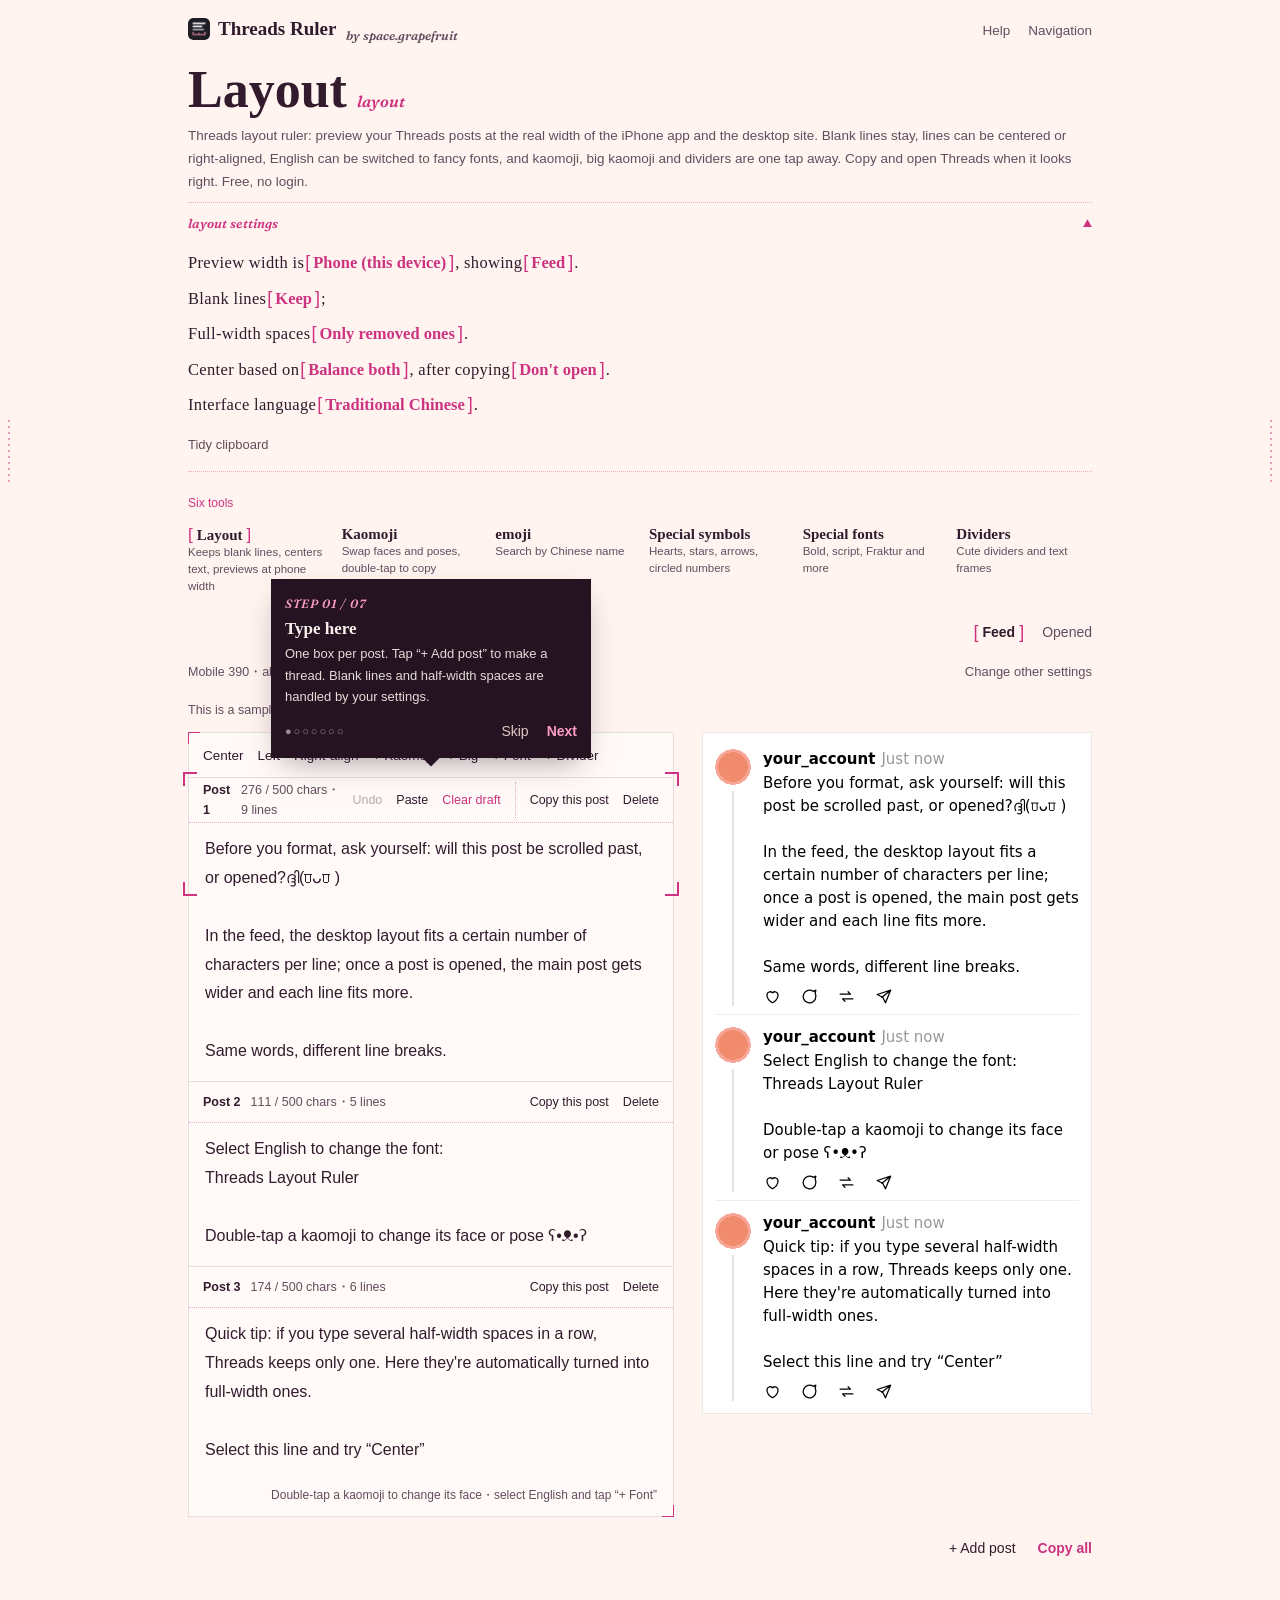
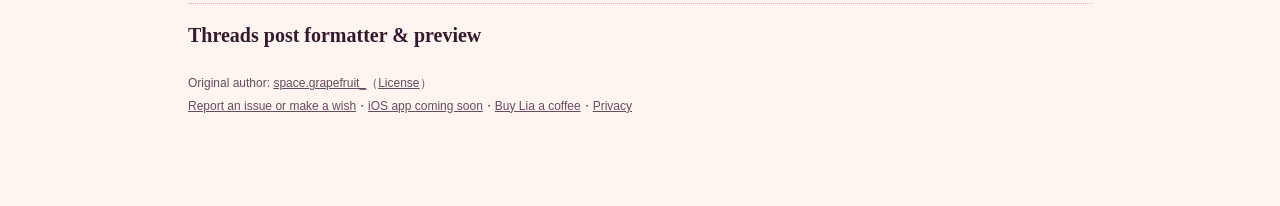
<file: index.html>
<!doctype html>
<!-- 這個檔案由 scripts/build-v2.py 產生，請改腳本或資料後重跑 -->
<html lang="zh-Hant">
<head>
<meta charset="utf-8">
<script>if(location.hostname==="alanis6v6.github.io")location.replace("https://spacegrapefruit.com"+location.pathname+location.search+(location.search?"&":"?")+"from=gh"+location.hash);else if(/[?&]from=gh(&|$)/.test(location.search))document.write('<script src="intro.js"><\/script>');</script>
<meta name="viewport" content="width=device-width, initial-scale=1, viewport-fit=cover">
<title>脆（Threads）排版工具｜空行不消失、一鍵置中、特殊字體、顏文字｜翠排版尺</title>
<meta name="description" content="免費線上工具，照脆（Threads）實際的寬度即時預覽排版：空行不會消失、一鍵置中、靠右、換特殊字體、插入顏文字和分隔線，手機電腦都能用。">
<link rel="canonical" href="https://spacegrapefruit.com/threads-ruler/">
<meta property="og:type" content="website">
<meta property="og:site_name" content="翠排版尺">
<meta property="og:locale" content="zh_TW">
<meta property="og:url" content="https://spacegrapefruit.com/threads-ruler/">
<meta property="og:title" content="脆（Threads）排版工具｜空行不消失、一鍵置中、特殊字體、顏文字｜翠排版尺">
<meta property="og:description" content="免費線上工具，照脆（Threads）實際的寬度即時預覽排版：空行不會消失、一鍵置中、靠右、換特殊字體、插入顏文字和分隔線，手機電腦都能用。">
<meta property="og:image" content="https://spacegrapefruit.com/threads-ruler/pwa/og.png">
<meta property="og:image:width" content="1200">
<meta property="og:image:height" content="630">
<meta property="og:image:alt" content="翠排版尺：照脆實際的寬度，排好再貼上">
<meta name="twitter:card" content="summary_large_image">
<meta name="twitter:title" content="脆（Threads）排版工具｜空行不消失、一鍵置中、特殊字體、顏文字｜翠排版尺">
<meta name="twitter:description" content="免費線上工具，照脆（Threads）實際的寬度即時預覽排版：空行不會消失、一鍵置中、靠右、換特殊字體、插入顏文字和分隔線，手機電腦都能用。">
<meta name="twitter:image" content="https://spacegrapefruit.com/threads-ruler/pwa/og.png">
<meta name="google-site-verification" content="ghoEwvY5nRQOTAAiX5Edc9oke00j4FwY9tMJfZ7Bkaw">
<link rel="icon" type="image/png" sizes="48x48" href="extension/icons/icon48.png">
<link rel="manifest" href="site.webmanifest">
<link rel="apple-touch-icon" href="pwa/apple-touch-icon.png">
<meta name="apple-mobile-web-app-capable" content="yes">
<meta name="mobile-web-app-capable" content="yes">
<meta name="apple-mobile-web-app-title" content="翠排版尺">
<meta name="theme-color" content="#fbf3ee">
<script type="application/ld+json">{"@context": "https://schema.org", "@type": ["SoftwareApplication", "WebApplication"], "name": "翠排版尺", "alternateName": ["Threads Ruler", "Threads Layout Ruler", "脆排版工具", "Threads 排版工具", "Threads post formatter"], "url": "https://spacegrapefruit.com/threads-ruler/", "description": "照脆（翠、Threads）實際寬度即時預覽排版的免費工具：空白行保留、半形空白轉全形、置中、英文特殊字體、顏文字。", "applicationCategory": "UtilitiesApplication", "operatingSystem": "Web, iOS, Android, Chrome", "inLanguage": ["zh-Hant", "en"], "isAccessibleForFree": true, "offers": {"@type": "Offer", "price": "0", "priceCurrency": "TWD"}, "image": "https://spacegrapefruit.com/threads-ruler/pwa/og.png", "author": {"@type": "Person", "name": "space.grapefruit_", "url": "https://www.threads.com/@space.grapefruit_"}}</script>
<script type="application/ld+json">{"@context": "https://schema.org", "@type": "FAQPage", "mainEntity": [{"@type": "Question", "name": "為什麼脆的空行會不見？", "acceptedAnswer": {"@type": "Answer", "text": "翠會把段落之間的空行縮掉，也會刪掉行首和連續的半形空白。翠排版尺複製時，會把空白行換成翠保留的點字空白、把會被吃掉的半形空白換成全形空白，貼上後就照你排的樣子顯示。只想修空白的話，在翠複製文字後按「✨ 整理剪貼簿」，再貼回去就好。"}}, {"@type": "Question", "name": "脆的貼文怎麼置中？", "acceptedAnswer": {"@type": "Answer", "text": "在翠排版尺選取文字按「置中」就好：翠本身沒有置中功能，做法是在每一行前面補全形空白，排版尺會照翠實際的文字寬度算好要補幾格。串文列表和點開貼文的寬度不同，預設用兩邊折衷，兩種畫面看起來都接近置中。"}}, {"@type": "Question", "name": "脆一行可以打幾個字？", "acceptedAnswer": {"@type": "Answer", "text": "電腦版網頁在串文列表裡一行大約 36 個中文字，點開那則會變寬，大約 39 個字；iPhone 的翠 App 列表一行約 21 個字，點開約 24 個字。英文、符號和中文的寬度不一樣，實際字數會跟著變，翠排版尺的預覽照翠實際的寬度排，打字時就看得到會在哪裡換行。"}}, {"@type": "Question", "name": "脆的特殊字體怎麼打？", "acceptedAnswer": {"@type": "Answer", "text": "選取英文就會跳出字體列，點一下換成粗體、斜體、草寫、哥德、空心、打字機等樣式，可以一直換到喜歡為止。這些字其實是長得像字母的 Unicode 符號，貼到翠和其他地方都看得到；關鍵字和 hashtag 建議保持一般字，才搜尋得到。"}}, {"@type": "Question", "name": "顏文字怎麼在脆上面用？", "acceptedAnswer": {"@type": "Answer", "text": "用每則串文的「＋顏文字」或素材區插進去，排好按複製再回翠貼上就好。插入後點有粉紅虛線的顏文字，還能單獨換臉或換手勢，懶得挑就按骰子隨機。"}}, {"@type": "Question", "name": "手機可以用嗎？", "acceptedAnswer": {"@type": "Answer", "text": "可以。手機打開網站就能用，也能加到主畫面當 App，沒網路也打得開。在翠 App 複製文字後按「📋 貼上」帶進來，排好按「複製全文」會直接打開翠的發文框並把文字填好。"}}, {"@type": "Question", "name": "要付費或登入嗎？文字會被上傳嗎？", "acceptedAnswer": {"@type": "Answer", "text": "免費、不用登入。你打的字和草稿只存在自己的瀏覽器裡，不會傳到任何伺服器。"}}]}</script>
<script>document.documentElement.className += " js";
// 宋體是 Google Fonts 的切片檔，一個字一包、到的時間不一樣，先到的粗、還沒到的先用系統細宋體，標題會一字粗一字細。
// 這頁用到的宋體字全部到了才一起露出來；最多等 2.5 秒，網路太慢就先照原樣顯示。
(function(d){
  var h = d.documentElement;
  try{ if(localStorage.getItem("threads-ruler-set-open") === "0") h.className += " set-shut"; }catch(e){}   // 排版設定上次收起來：先收好再畫
  if(!d.fonts || !d.fonts.load) return;
  h.className += " fw";
  var show = function(){ h.classList.remove("fw"); }, fam = '"Noto Serif TC"';
  try{ if(localStorage.getItem("threads-ruler-lang") === "ja") fam += ', "Noto Serif JP"'; }catch(e){}   // 日文才要等日文版（顔、絵、区），中文頁不多抓一個檔
  setTimeout(show, 2500);
  d.addEventListener("DOMContentLoaded", function(){
    var t = "";
    d.querySelectorAll(".head h1, .sent, .gtitle h2, .guide h3, .tour b").forEach(function(e){ t += e.textContent; });
    Promise.all(["500", "600", "900"].map(function(w){ return d.fonts.load(w + " 1em " + fam, t); })).then(show, show);
  });
})(document);</script>
<link rel="preconnect" href="https://fonts.googleapis.com"><link rel="preconnect" href="https://fonts.gstatic.com" crossorigin>
<link rel="stylesheet" href="https://fonts.googleapis.com/css2?family=Fraunces:ital,opsz,wght@1,9..144,600&display=swap">
<link rel="stylesheet" href="https://fonts.googleapis.com/css2?family=Noto+Serif+TC:wght@500;600;900&amp;family=Noto+Serif+JP:wght@500;600;900&amp;display=swap&amp;text=%20%22%23%26%27%28%29%2B%2C-.0123456789%3B%3DABCDEFGHIJKLMOPRSTUW%5B%5Dabcdefghijklmnoprstuvwxyz%7B%7D%C2%B7%E2%80%9C%E2%80%9D%E2%86%92%E3%80%81%E3%80%82%E3%80%8C%E3%80%8D%E3%81%82%E3%81%84%E3%81%88%E3%81%8A%E3%81%8B%E3%81%8C%E3%81%8D%E3%81%8F%E3%81%91%E3%81%93%E3%81%95%E3%81%97%E3%81%99%E3%81%9B%E3%81%9D%E3%81%9E%E3%81%9F%E3%81%A0%E3%81%A3%E3%81%A4%E3%81%A6%E3%81%A7%E3%81%A8%E3%81%A9%E3%81%AA%E3%81%AB%E3%81%AE%E3%81%AF%E3%81%B8%E3%81%B9%E3%81%BB%E3%81%BE%E3%82%81%E3%82%82%E3%82%84%E3%82%89%E3%82%8A%E3%82%8B%E3%82%8C%E3%82%8D%E3%82%8F%E3%82%92%E3%82%93%E3%82%A2%E3%82%A3%E3%82%A4%E3%82%A6%E3%82%A9%E3%82%AA%E3%82%AB%E3%82%B3%E3%82%B8%E3%82%B9%E3%82%BD%E3%82%BF%E3%83%83%E3%83%84%E3%83%88%E3%83%89%E3%83%8B%E3%83%90%E3%83%93%E3%83%94%E3%83%95%E3%83%97%E3%83%9A%E3%83%9B%E3%83%9E%E3%83%A0%E3%83%A1%E3%83%A5%E3%83%AB%E3%83%AC%E3%83%B3%E3%83%BB%E3%83%BC%E4%B8%80%E4%B8%8A%E4%B8%8B%E4%B8%8D%E4%B8%A1%E4%B8%AD%E4%B8%B2%E4%B8%BB%E4%BB%80%E4%BB%8B%E4%BB%96%E4%BB%98%E4%BB%A5%E4%BB%B6%E4%BD%8D%E4%BD%93%E4%BD%A0%E4%BE%86%E4%BE%9D%E4%BF%9D%E5%80%8B%E5%82%B3%E5%85%A5%E5%85%A8%E5%85%A9%E5%85%AD%E5%85%B6%E5%85%B7%E5%87%A6%E5%87%BA%E5%88%86%E5%88%87%E5%88%97%E5%88%B0%E5%89%87%E5%8A%9B%E5%8A%A0%E5%8B%95%E5%8C%BA%E5%8D%8A%E5%8E%BB%E5%8F%96%E5%8F%A5%E5%8F%AF%E5%8F%B3%E5%8F%B7%E5%90%83%E5%90%84%E5%96%AE%E5%97%8E%E5%9B%9E%E5%9B%BD%E5%9C%A8%E5%9E%8B%E5%9F%BA%E5%A2%9E%E5%A4%89%E5%A4%A7%E5%A4%AE%E5%A5%BD%E5%AD%90%E5%AD%97%E5%AE%9A%E5%AE%9F%E5%AF%84%E5%AF%A6%E5%AF%AC%E5%B0%B1%E5%B0%BA%E5%B7%A5%E5%B7%A6%E5%B9%85%E5%B9%BE%E5%BA%95%E5%BA%A6%E5%BD%A2%E5%BE%8C%E6%80%8E%E6%88%96%E6%88%BB%E6%89%8B%E6%89%93%E6%8A%95%E6%8A%98%E6%8A%9E%E6%8A%BC%E6%8C%81%E6%8C%89%E6%8C%91%E6%8C%BF%E6%8E%89%E6%8E%92%E6%8E%A5%E6%8F%83%E6%8F%92%E6%8F%9B%E6%94%B6%E6%95%B4%E6%96%87%E6%96%B0%E6%96%B9%E6%97%A5%E6%98%AF%E6%99%82%E6%9B%B8%E6%9B%BF%E6%9C%83%E6%9C%89%E6%9C%AB%E6%9C%AC%E6%9E%A0%E6%A1%86%E6%A2%9D%E6%A8%99%E6%A8%A3%E6%A9%9F%E6%AE%8A%E6%B6%88%E6%B8%B8%E6%BA%96%E6%BB%91%E7%82%BA%E7%85%A7%E7%89%88%E7%89%B9%E7%8D%A8%E7%90%86%E7%94%A8%E7%94%BB%E7%95%99%E7%95%AB%E7%99%BB%E7%99%BC%E7%99%BD%E7%9A%84%E7%9B%B4%E7%9C%8B%E7%A4%BA%E7%A7%BB%E7%A8%BF%E7%A9%BA%E7%AB%AF%E7%AC%A6%E7%B5%B5%E7%B7%9A%E7%B7%A3%E7%B9%81%E7%BD%AE%E7%BF%A0%E8%84%86%E8%85%A6%E8%87%AA%E8%8B%B1%E8%8D%89%E8%91%89%E8%99%95%E8%99%9F%E8%A1%8C%E8%A1%A8%E8%A1%B7%E8%A2%AB%E8%A3%A1%E8%A3%BD%E8%A4%87%E8%A6%81%E8%A6%8B%E8%A6%BD%E8%A7%92%E8%A8%80%E8%A8%98%E8%A8%AD%E8%A9%B1%E8%AA%9E%E8%B2%BB%E8%B2%BC%E8%B5%B7%E8%B7%B3%E8%BD%89%E8%BF%BD%E9%80%99%E9%80%B2%E9%81%B8%E9%82%8A%E9%82%A3%E9%83%A8%E9%83%BD%E9%96%8B%E9%96%93%E9%97%9C%E9%9A%94%E9%9A%9B%E9%9A%A8%E9%9B%BB%E9%9D%A0%E9%9D%A2%E9%A0%81%E9%A0%90%E9%A1%8F%E9%A1%94%E9%A1%AF%E9%AB%94%E9%BA%BC%E9%BB%91%E9%BB%92%E9%BB%9E%E9%BC%A0%EA%B0%80%EA%B0%81%EA%B0%84%EA%B0%9C%EA%B2%80%EA%B2%83%EA%B2%8C%EA%B3%A0%EA%B3%B5%EA%B3%BC%EA%B5%AC%EA%B5%AD%EA%B7%B8%EA%B8%80%EA%B8%B0%EA%BC%B4%EA%BE%B8%EA%BF%80%EA%BF%94%EB%80%8C%EB%81%8C%EB%81%94%EB%81%9D%EB%82%98%EB%84%88%EB%88%84%EB%88%8C%EB%89%B4%EB%8A%94%EB%8B%A4%EB%8C%80%EB%8D%B0%EB%8F%84%EB%8F%8C%EB%8F%99%EB%8F%BC%EB%90%98%EB%91%90%EB%91%98%EB%92%A4%EB%93%9C%EB%93%A0%EB%93%A4%EB%94%B0%EB%95%8C%EB%9D%BC%EB%9E%98%EB%9F%AC%EB%A0%88%EB%A0%A4%EB%A0%A5%EB%A0%AC%EB%A0%B8%EB%A1%9C%EB%A5%B4%EB%A5%B8%EB%A5%BC%EB%A6%AC%EB%A7%88%EB%A7%89%EB%A7%8C%EB%A7%90%EB%A9%94%EB%A9%B4%EB%AA%A8%EB%AC%B8%EB%AC%BC%EB%AF%B8%EB%B0%94%EB%B0%98%EB%B0%B1%EB%B2%88%EB%B3%B4%EB%B3%B5%EB%B3%B8%EB%B6%80%EB%B6%84%EB%B6%99%EB%B9%84%EB%B9%88%EC%82%AC%EC%83%88%EC%84%9C%EC%84%A0%EC%84%A4%EC%84%B1%EC%84%B8%EC%88%98%EC%8A%A4%EC%8A%B5%EC%8B%9C%EC%8B%A4%EC%95%84%EC%95%88%EC%95%8A%EC%96%B4%EC%96%B8%EC%97%90%EC%97%AC%EC%97%B0%EC%97%B4%EC%98%81%EC%98%88%EC%98%A4%EC%98%AC%EC%98%AE%EC%99%80%EC%99%BC%EC%9A%94%EC%9A%B0%EC%9A%B4%EC%9B%83%EC%9C%84%EC%9C%A0%EC%9C%BC%EC%9D%80%EC%9D%84%EC%9D%98%EC%9D%B4%EC%9D%B8%EC%9D%BC%EC%9E%85%EC%9E%88%EC%9E%90%EC%9E%91%EC%9E%A5%EC%A0%84%EC%A0%91%EC%A0%95%EC%A0%9C%EC%A4%80%EC%A4%84%EC%A4%91%EC%A4%98%EC%A7%80%EC%AA%BD%EC%B0%BD%EC%B2%98%EC%B2%B4%EC%B4%88%EC%B6%94%EC%B9%98%EC%B9%B8%EC%BB%A4%EC%BB%B4%EC%BD%98%ED%81%B0%ED%83%9D%ED%84%B0%ED%8B%B0%ED%8E%98%ED%8F%AD%ED%8F%B0%ED%91%9C%ED%93%A8%ED%94%BC%ED%95%98%ED%95%9C%ED%95%A8%ED%95%B4%ED%98%B8%ED%99%88%ED%99%94%ED%9B%84%ED%9C%B4%EF%BC%88%EF%BC%89%EF%BC%8B%EF%BC%8C%EF%BC%9B%EF%BC%9F">
<link rel="stylesheet" href="v2/shell.css">
<link rel="stylesheet" href="v2/edit.css">
</head>
<body class="edit">
<header class="top">
  <div class="brand"><a class="b-tool" href="./"><img src="pwa/icon-192.png" width="22" height="22" alt="">翠排版尺</a><a class="b-by" href="https://spacegrapefruit.com/">by space.grapefruit</a></div>
  <nav class="top-acts"><a href="#guide">說明</a><button type="button" id="tourBtn">導覽</button></nav>
</header>
<main>
<div class="head">
  <h1>排版<i lang="en">layout</i></h1>
  <p class="ans" id="ans"><b>翠排版尺</b>照脆（Threads）實際的寬度即時排版：空白行不會被吃掉、選取幾行按「置中」或「靠右」、選取英文換字體、插入顏文字和分隔線，排好按「複製全文」直接貼上。免費、免登入。</p>
  <p class="en-lead ans-en" lang="en">Threads layout ruler: preview your Threads posts at the real width of the iPhone app and the desktop site. Blank lines stay, lines can be centered or right-aligned, English can be switched to fancy fonts, and kaomoji, big kaomoji and dividers are one tap away. Copy and open Threads when it looks right. Free, no login.</p>
  <button type="button" class="more" data-more="ans" aria-expanded="false">看完整說明</button>
</div>
<section class="settings" id="settings" aria-label="排版設定">
  <button type="button" class="lab" id="setToggle" aria-expanded="true" aria-controls="setBody"><span>layout settings</span><i class="tri" aria-hidden="true"></i></button>
  <div class="set-body" id="setBody">
  <p class="sent">預覽寬度是<button type="button" class="w" data-set="width"></button>，顯示<button type="button" class="w" data-set="view"></button>。<br>空白行<button type="button" class="w" data-set="blank"></button>；<br>半形空白轉全形<button type="button" class="w" data-set="spaces"></button>。<br>置中依照<button type="button" class="w" data-set="center"></button>，複製後<button type="button" class="w" data-set="open"></button>。<br>介面語言<button type="button" class="w" data-set="lang"></button>。</p>
  <div class="sent-tail"><button type="button" class="chip" id="tidyClip">整理剪貼簿</button><button type="button" class="chip go" id="clearDraft">清空草稿</button></div>
  </div>
</section>
<nav class="toolidx" aria-label="六個工具"><p class="ti-lab"><span>六個工具</span><i lang="en">six tools</i></p><a href="./" aria-current="page"><b>排版</b><span>空白行不被吃・置中・照手機寬度預覽</span></a><a href="kaomoji/"><b>顏文字</b><span>換臉、換動作，點兩下複製</span></a><a href="emoji/"><b>emoji</b><span>打中文就找得到</span></a><a href="symbols/"><b>特殊符號</b><span>愛心、星星、箭頭、圈圈數字</span></a><a href="fonts/"><b>特殊字體</b><span>粗體、草寫、哥德等英文字體</span></a><a href="dividers/"><b>分隔線</b><span>花邊分隔線，還有放字的框</span></a></nav>
<div class="seg">
  <button type="button" class="chip" data-mode="edit" aria-pressed="true">編輯</button><button type="button" class="chip" data-mode="preview" aria-pressed="false">預覽</button>
  <span class="r"><button type="button" class="chip" data-view="feed" aria-pressed="true">列表</button><button type="button" class="chip" data-view="detail" aria-pressed="false">點開</button></span>
</div>
<div class="wbar"><span id="wText"></span><button type="button" class="chip" id="wBtn"><span class="m-only">換寬度</span><span class="d-only">修改其他設定項目</span></button></div>
<p class="sample-note" id="sampleNote" hidden>這是範例草稿，直接改就好，或 <button type="button" class="chip" id="clearSample">清掉重新開始</button></p>
<div class="split">
<div id="editPane">
  <div class="ed">
    <div class="tools" role="toolbar" aria-label="排版工具">
      <button type="button" class="chip" data-align="center">置中</button><button type="button" class="chip" data-align="left">靠左</button><button type="button" class="chip" data-align="right">靠右</button>
      <button type="button" class="chip" data-tool="kao" aria-pressed="false">＋顏文字</button><button type="button" class="chip" data-tool="big" aria-pressed="false">＋大型</button><button type="button" class="chip" data-tool="font" aria-pressed="false">＋字體</button><button type="button" class="chip" data-tool="div" aria-pressed="false">＋分隔線</button>
    </div>
    <div class="tool-panel" id="toolPanel" hidden></div>
    <div id="posts"></div>
    <p class="hint">點兩下顏文字換臉・選取英文按「＋字體」</p>
  </div>
</div>
<div id="previewPane" hidden><div class="t-wrap"><div class="t-card" id="tCard"></div></div></div>
</div>
<div class="bottom">
  <button type="button" class="chip" id="undo">復原</button><button type="button" class="chip" id="paste">貼上</button><button type="button" class="chip" id="addPost">＋新增一則</button><button type="button" class="chip go" id="copyAll">複製並開脆</button>
</div>
<div class="ad-slot" data-ad-slot="3351567890" hidden></div>
<div class="gtitle"><h2>脆（Threads）排版預覽工具</h2>
  <button type="button" class="chip" id="homeBtn" aria-expanded="false" aria-controls="homeHow" hidden>加到主畫面</button>
  <p class="home-how" id="homeHow" hidden></p>
</div>
<details class="guide" id="guide">
  <summary><span>說明與常見問題</span></summary>
  <p class="lead">在脆發文時，空白行常常被吃掉、半形空白會消失，想置中也沒有按鈕。翠排版尺照脆網頁版和 iPhone App 實際量到的寬度，讓你一邊打字一邊看到貼出去的樣子：換行、空白行、置中、靠右、英文特殊字體、顏文字、分隔線都能先排好，按複製再回脆貼上。電腦和手機都能用，草稿只存在你自己的瀏覽器。</p>
  <div class="qas"><h3>為什麼脆的空行會不見？</h3><p>翠會把段落之間的空行縮掉，也會刪掉行首和連續的半形空白。翠排版尺複製時，會把空白行換成翠保留的點字空白、把會被吃掉的半形空白換成全形空白，貼上後就照你排的樣子顯示。只想修空白的話，在翠複製文字後按「✨ 整理剪貼簿」，再貼回去就好。</p><h3>脆的貼文怎麼置中？</h3><p>在翠排版尺選取文字按「置中」就好：翠本身沒有置中功能，做法是在每一行前面補全形空白，排版尺會照翠實際的文字寬度算好要補幾格。串文列表和點開貼文的寬度不同，預設用兩邊折衷，兩種畫面看起來都接近置中。</p><h3>脆一行可以打幾個字？</h3><p>電腦版網頁在串文列表裡一行大約 36 個中文字，點開那則會變寬，大約 39 個字；iPhone 的翠 App 列表一行約 21 個字，點開約 24 個字。英文、符號和中文的寬度不一樣，實際字數會跟著變，翠排版尺的預覽照翠實際的寬度排，打字時就看得到會在哪裡換行。</p><h3>脆的特殊字體怎麼打？</h3><p>選取英文就會跳出字體列，點一下換成粗體、斜體、草寫、哥德、空心、打字機等樣式，可以一直換到喜歡為止。這些字其實是長得像字母的 Unicode 符號，貼到翠和其他地方都看得到；關鍵字和 hashtag 建議保持一般字，才搜尋得到。</p><h3>顏文字怎麼在脆上面用？</h3><p>用每則串文的「＋顏文字」或素材區插進去，排好按複製再回翠貼上就好。插入後點有粉紅虛線的顏文字，還能單獨換臉或換手勢，懶得挑就按骰子隨機。</p><h3>手機可以用嗎？</h3><p>可以。手機打開網站就能用，也能加到主畫面當 App，沒網路也打得開。在翠 App 複製文字後按「📋 貼上」帶進來，排好按「複製全文」會直接打開翠的發文框並把文字填好。</p><h3>要付費或登入嗎？文字會被上傳嗎？</h3><p>免費、不用登入。你打的字和草稿只存在自己的瀏覽器裡，不會傳到任何伺服器。</p></div>
</details>
<p class="foot">原作者：<a href="https://www.threads.com/@space.grapefruit_" rel="noopener">space.grapefruit_</a>（<a href="https://github.com/alanis6v6/threads-ruler/blob/main/LICENSE" rel="noopener">授權條款</a>）<br><a href="feedback/">回報問題或許願</a>・<a href="https://alanis6v6.github.io/#katsuji">iOS App 即將上架</a>・<a href="https://spacegrapefruit.com/coffee/" rel="noopener">請 Lia 喝一杯咖啡</a>・<a href="privacy.html">隱私權</a></p>
<div class="tour-frame" id="tourFrame" aria-hidden="true" hidden><i></i><i></i><i></i><i></i></div><div class="tour" id="tour" role="dialog" aria-label="導覽" aria-live="polite" hidden><span class="tour-no"></span><b></b><p class="tour-text"></p><div class="row"><span class="tour-dots" aria-hidden="true"></span><span class="acts"><button type="button" class="chip tour-skip">略過</button><button type="button" class="chip go tour-next">下一步</button></span></div></div>
</main>
<p class="toast" id="toast" role="status" aria-live="polite"></p>

<nav class="tabbar" aria-label="工具"><a href="" aria-current="page"><svg viewBox="0 0 24 24" aria-hidden="true"><path d="M4 6h16M4 12h10M4 18h13"/></svg>排版</a><a href="kaomoji/"><svg viewBox="0 0 24 24" aria-hidden="true"><circle cx="12" cy="12" r="8.5"/><path d="M8.6 10.2h.01M15.4 10.2h.01M9 14.2c1.6 1.4 4.4 1.4 6 0"/></svg>顏文字</a><a href="emoji/"><svg viewBox="0 0 24 24" aria-hidden="true"><path d="M12 20.5c-4.8-3.2-8.5-6.4-8.5-10.2A4.3 4.3 0 0 1 12 8a4.3 4.3 0 0 1 8.5 2.3c0 3.8-3.7 7-8.5 10.2z"/></svg>emoji</a><a href="symbols/"><svg viewBox="0 0 24 24" aria-hidden="true"><path d="M12 3.5l2.4 5.6 6 .5-4.6 4 1.4 5.9L12 16.4 6.8 19.5l1.4-5.9-4.6-4 6-.5z"/></svg>符號</a><a href="fonts/"><svg viewBox="0 0 24 24" aria-hidden="true"><path d="M5 19 10.5 5h1L17 19M7.4 13.5h7.2"/></svg>字體</a><a href="dividers/"><svg viewBox="0 0 24 24" aria-hidden="true"><path d="M3 12h4M10 12h4M17 12h4M12 7v.01M12 17v.01"/></svg>分隔線</a></nav>
<script src="core.js"></script>
<script src="i18n.js"></script>
<script src="kaomoji.js"></script>
<script src="dividers.js"></script>

<script src="v2/shell.js"></script>
<script src="v2/edit.js"></script>
<script>if(location.protocol === "https:"){ var ga = document.createElement("script"); ga.src = "analytics.js"; document.head.appendChild(ga); if("serviceWorker" in navigator) navigator.serviceWorker.register("sw.js").catch(function(){}); }</script>
</body>
</html>
</file>
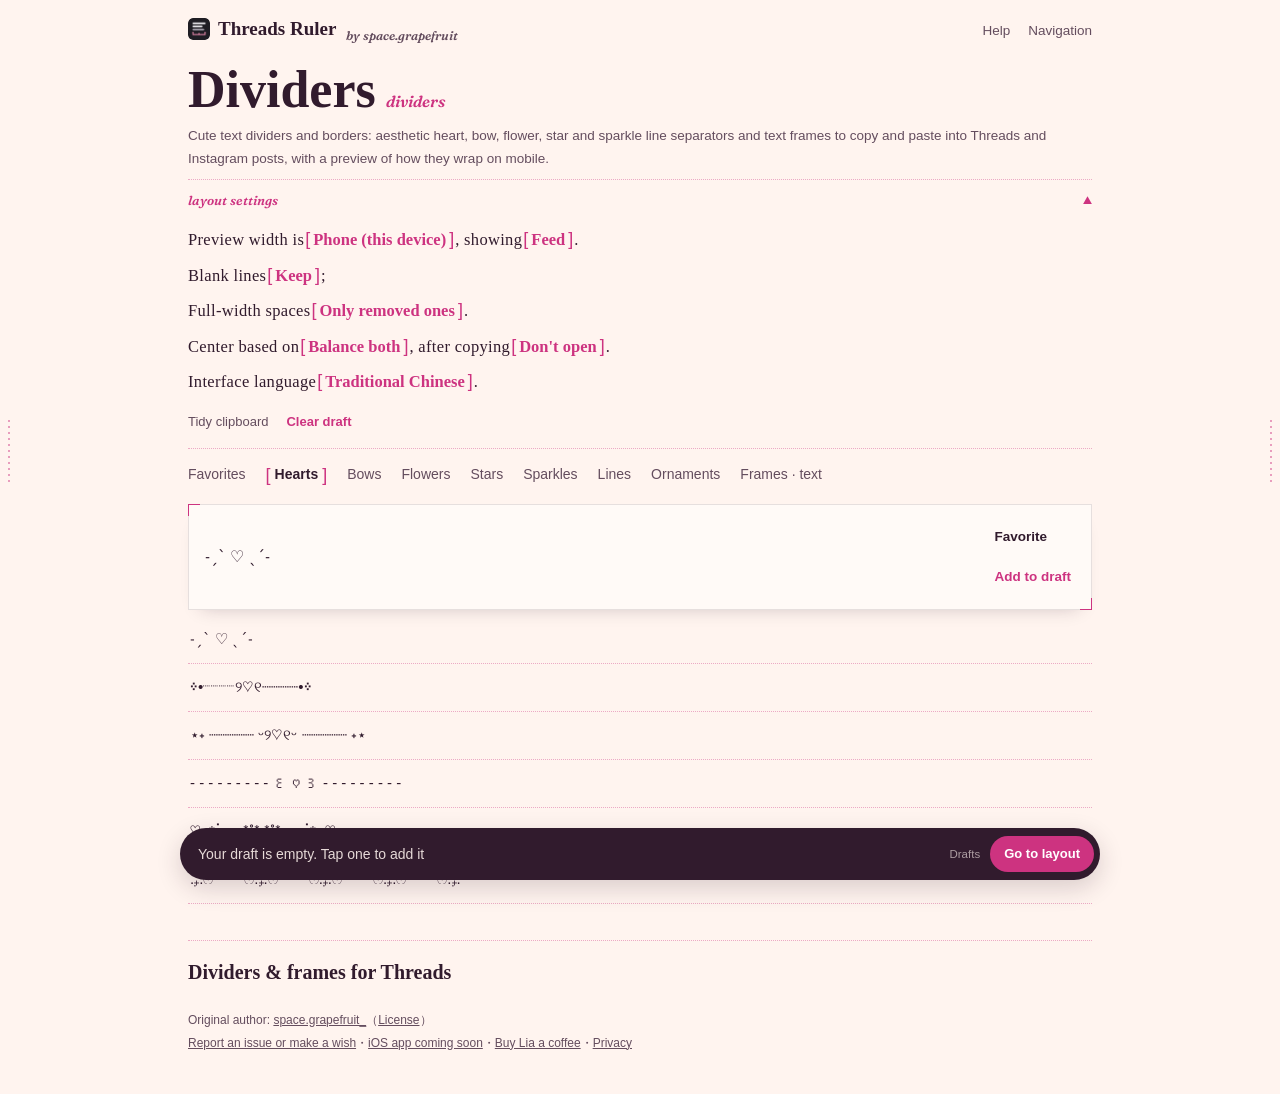
<file: dividers/index.html>
<!doctype html>
<!-- 這個檔案由 scripts/build-v2.py 產生，請改腳本或資料後重跑 -->
<html lang="zh-Hant">
<head>
<meta charset="utf-8">
<script>if(location.hostname==="alanis6v6.github.io")location.replace("https://spacegrapefruit.com"+location.pathname+location.search+(location.search?"&":"?")+"from=gh"+location.hash);else if(/[?&]from=gh(&|$)/.test(location.search))document.write('<script src="../intro.js"><\/script>');</script>
<meta name="viewport" content="width=device-width, initial-scale=1, viewport-fit=cover">
<title>分隔線大全｜可愛分隔線、框線、IG・脆（Threads）排版符號一鍵複製｜翠排版尺</title>
<meta name="description" content="愛心、蝴蝶結、花花、星星、閃閃發亮的可愛分隔線，還有可以放字的框和標題線，點一下就複製。放進翠排版尺用脆（翠、Threads）實際寬度預覽，確認手機不會換行。免費、免登入。">
<link rel="canonical" href="https://spacegrapefruit.com/threads-ruler/dividers/">
<meta property="og:type" content="website">
<meta property="og:site_name" content="翠排版尺">
<meta property="og:locale" content="zh_TW">
<meta property="og:url" content="https://spacegrapefruit.com/threads-ruler/dividers/">
<meta property="og:title" content="分隔線大全｜可愛分隔線、框線、IG・脆（Threads）排版符號一鍵複製｜翠排版尺">
<meta property="og:description" content="愛心、蝴蝶結、花花、星星、閃閃發亮的可愛分隔線，還有可以放字的框和標題線，點一下就複製。放進翠排版尺用脆（翠、Threads）實際寬度預覽，確認手機不會換行。免費、免登入。">
<meta property="og:image" content="https://spacegrapefruit.com/threads-ruler/pwa/og.png">
<meta property="og:image:width" content="1200">
<meta property="og:image:height" content="630">
<meta property="og:image:alt" content="翠排版尺：照脆實際的寬度，排好再貼上">
<meta name="twitter:card" content="summary_large_image">
<meta name="twitter:title" content="分隔線大全｜可愛分隔線、框線、IG・脆（Threads）排版符號一鍵複製｜翠排版尺">
<meta name="twitter:description" content="愛心、蝴蝶結、花花、星星、閃閃發亮的可愛分隔線，還有可以放字的框和標題線，點一下就複製。放進翠排版尺用脆（翠、Threads）實際寬度預覽，確認手機不會換行。免費、免登入。">
<meta name="twitter:image" content="https://spacegrapefruit.com/threads-ruler/pwa/og.png">
<meta name="google-site-verification" content="ghoEwvY5nRQOTAAiX5Edc9oke00j4FwY9tMJfZ7Bkaw">
<link rel="icon" type="image/png" sizes="48x48" href="../extension/icons/icon48.png">
<link rel="manifest" href="../site.webmanifest">
<link rel="apple-touch-icon" href="../pwa/apple-touch-icon.png">
<meta name="apple-mobile-web-app-capable" content="yes">
<meta name="mobile-web-app-capable" content="yes">
<meta name="apple-mobile-web-app-title" content="翠排版尺">
<meta name="theme-color" content="#fbf3ee">
<script type="application/ld+json">{"@context": "https://schema.org", "@type": "WebApplication", "name": "分隔線大全", "url": "https://spacegrapefruit.com/threads-ruler/dividers/", "applicationCategory": "UtilitiesApplication", "operatingSystem": "Any", "inLanguage": "zh-Hant", "offers": {"@type": "Offer", "price": "0", "priceCurrency": "TWD"}, "author": {"@type": "Person", "name": "space.grapefruit_", "url": "https://www.threads.com/@space.grapefruit_"}}</script>
<script type="application/ld+json">{"@context": "https://schema.org", "@type": "FAQPage", "mainEntity": [{"@type": "Question", "name": "分隔線要怎麼複製？", "acceptedAnswer": {"@type": "Answer", "text": "點一下分隔線就會複製到剪貼簿，回翠或其他 App 貼上就好。框和可以放字的分隔線，先在輸入框打字，再按「複製」。"}}, {"@type": "Question", "name": "分隔線在手機上為什麼會換行？", "acceptedAnswer": {"@type": "Answer", "text": "翠 App 的串文一行大約 21 個中文字寬，比電腦版窄很多，比較長的分隔線在手機會折成兩行。按「放進排版」後切到「手機」預覽就看得到；太長的話可以從中間刪掉幾個重複的符號。"}}, {"@type": "Question", "name": "框裡的字可以改嗎？會不會歪？", "acceptedAnswer": {"@type": "Answer", "text": "可以改。輸入框打的字會用全形空白補到框的中間；翠不是等寬字型，符號寬度在不同手機上略有差異，放進排版預覽後可以在行首加減全形空白微調。"}}, {"@type": "Question", "name": "有些分隔線顯示成方塊怎麼辦？", "acceptedAnswer": {"@type": "Answer", "text": "那是手機的字型沒有收錄那個符號。蝴蝶結 ୨୧、閃閃發亮這類疊了組合符號的，在舊手機上比較容易出現方塊，發文前可以用自己的手機先看一次。"}}, {"@type": "Question", "name": "分隔線會算進字數嗎？", "acceptedAnswer": {"@type": "Answer", "text": "會。翠一則串文上限 500 字，符號和空白都算，翠排版尺會即時顯示每則的字數。"}}]}</script>
<script>document.documentElement.className += " js";
// 宋體是 Google Fonts 的切片檔，一個字一包、到的時間不一樣，先到的粗、還沒到的先用系統細宋體，標題會一字粗一字細。
// 這頁用到的宋體字全部到了才一起露出來；最多等 2.5 秒，網路太慢就先照原樣顯示。
(function(d){
  var h = d.documentElement;
  try{ if(localStorage.getItem("threads-ruler-set-open") === "0") h.className += " set-shut"; }catch(e){}   // 排版設定上次收起來：先收好再畫
  if(!d.fonts || !d.fonts.load) return;
  h.className += " fw";
  var show = function(){ h.classList.remove("fw"); }, fam = '"Noto Serif TC"';
  try{ if(localStorage.getItem("threads-ruler-lang") === "ja") fam += ', "Noto Serif JP"'; }catch(e){}   // 日文才要等日文版（顔、絵、区），中文頁不多抓一個檔
  setTimeout(show, 2500);
  d.addEventListener("DOMContentLoaded", function(){
    var t = "";
    d.querySelectorAll(".head h1, .sent, .gtitle h2, .guide h3, .tour b").forEach(function(e){ t += e.textContent; });
    Promise.all(["500", "600", "900"].map(function(w){ return d.fonts.load(w + " 1em " + fam, t); })).then(show, show);
  });
})(document);</script>
<link rel="preconnect" href="https://fonts.googleapis.com"><link rel="preconnect" href="https://fonts.gstatic.com" crossorigin>
<link rel="stylesheet" href="https://fonts.googleapis.com/css2?family=Fraunces:ital,opsz,wght@1,9..144,600&display=swap">
<link rel="stylesheet" href="https://fonts.googleapis.com/css2?family=Noto+Serif+TC:wght@500;600;900&amp;family=Noto+Serif+JP:wght@500;600;900&amp;display=swap&amp;text=%20%22%23%26%27%28%29%2B%2C-.0123456789%3A%3B%3DABCDEFGHIJKLMNOPQRSTUW%5B%5Dabcdefghijklmnoprstuvwxyz%7B%7D%C2%B7%E2%80%9C%E2%80%9D%E2%86%92%E3%80%81%E3%80%82%E3%80%8C%E3%80%8D%E3%81%82%E3%81%84%E3%81%88%E3%81%8A%E3%81%8B%E3%81%8C%E3%81%8D%E3%81%8F%E3%81%91%E3%81%93%E3%81%95%E3%81%97%E3%81%99%E3%81%9B%E3%81%9D%E3%81%9E%E3%81%9F%E3%81%A0%E3%81%A3%E3%81%A4%E3%81%A6%E3%81%A7%E3%81%A8%E3%81%A9%E3%81%AA%E3%81%AB%E3%81%AE%E3%81%AF%E3%81%B8%E3%81%B9%E3%81%BB%E3%81%BE%E3%82%81%E3%82%82%E3%82%84%E3%82%89%E3%82%8A%E3%82%8B%E3%82%8C%E3%82%8D%E3%82%8F%E3%82%92%E3%82%93%E3%82%A2%E3%82%A3%E3%82%A4%E3%82%A6%E3%82%A9%E3%82%AA%E3%82%AB%E3%82%AD%E3%82%AE%E3%82%B3%E3%82%B8%E3%82%B9%E3%82%BD%E3%82%BF%E3%83%83%E3%83%84%E3%83%88%E3%83%89%E3%83%8B%E3%83%90%E3%83%93%E3%83%94%E3%83%95%E3%83%97%E3%83%9A%E3%83%9B%E3%83%9C%E3%83%9E%E3%83%A0%E3%83%A1%E3%83%A2%E3%83%A5%E3%83%A9%E3%83%AA%E3%83%AB%E3%83%AC%E3%83%B3%E3%83%BB%E3%83%BC%E4%B8%80%E4%B8%8A%E4%B8%8B%E4%B8%8D%E4%B8%A1%E4%B8%AD%E4%B8%B2%E4%B8%B8%E4%B8%BB%E4%BA%8C%E4%BA%9B%E4%BA%AE%E4%BB%80%E4%BB%8B%E4%BB%96%E4%BB%A5%E4%BB%B6%E4%BD%8D%E4%BD%93%E4%BD%A0%E4%BE%86%E4%BE%9D%E4%BF%9D%E5%80%8B%E5%85%A5%E5%85%A8%E5%85%A9%E5%85%AD%E5%85%B6%E5%85%B7%E5%86%A0%E5%87%A6%E5%87%BA%E5%88%86%E5%88%87%E5%88%97%E5%88%B0%E5%89%87%E5%8A%9B%E5%8A%A0%E5%8B%95%E5%8C%BA%E5%8D%81%E5%8D%8A%E5%8D%B0%E5%8E%BB%E5%8F%96%E5%8F%A5%E5%8F%AF%E5%8F%B3%E5%8F%B7%E5%90%83%E5%90%84%E5%96%AE%E5%97%8E%E5%9B%9E%E5%9B%BD%E5%9C%93%E5%9C%A8%E5%9E%8B%E5%9F%BA%E5%A1%8A%E5%A2%9E%E5%A4%89%E5%A4%A7%E5%A4%AE%E5%A5%BD%E5%AD%90%E5%AD%97%E5%AE%9A%E5%AE%9F%E5%AE%AE%E5%AF%84%E5%AF%A6%E5%AF%AC%E5%B0%8F%E5%B0%B1%E5%B0%BA%E5%B7%A5%E5%B7%A6%E5%B8%B6%E5%B9%85%E5%B9%BE%E5%BA%95%E5%BA%A6%E5%BB%B7%E5%BC%95%E5%BC%A7%E5%BD%A2%E5%BE%8C%E6%80%8E%E6%88%90%E6%88%96%E6%88%BB%E6%89%8B%E6%89%93%E6%8A%95%E6%8A%98%E6%8A%9E%E6%8A%BC%E6%8B%AC%E6%8C%81%E6%8C%89%E6%8C%91%E6%8C%BF%E6%8E%89%E6%8E%92%E6%8E%A5%E6%8F%83%E6%8F%92%E6%8F%9B%E6%94%B6%E6%94%B9%E6%94%BE%E6%95%B4%E6%95%B8%E6%96%87%E6%96%B0%E6%96%B9%E6%97%A5%E6%98%9F%E6%98%AF%E6%99%82%E6%9B%B8%E6%9B%BF%E6%9C%83%E6%9C%88%E6%9C%89%E6%9C%AB%E6%9C%AC%E6%9C%B5%E6%9E%A0%E6%A1%86%E6%A2%9D%E6%A8%99%E6%A8%A3%E6%A9%9F%E6%AD%AA%E6%B6%88%E6%B8%B8%E6%BA%96%E6%BB%91%E7%82%B9%E7%82%BA%E7%85%A7%E7%89%88%E7%8D%A8%E7%8E%8B%E7%90%86%E7%94%A8%E7%94%BB%E7%95%99%E7%95%AB%E7%99%BC%E7%99%BD%E7%9A%84%E7%9A%87%E7%9B%B4%E7%9C%8B%E7%9F%A2%E7%A4%BA%E7%A7%BB%E7%A8%BF%E7%A9%BA%E7%AB%AF%E7%AC%A6%E7%AD%86%E7%AE%97%E7%AE%AD%E7%B5%B5%E7%B7%9A%E7%B7%9E%E7%B7%A3%E7%B8%81%E7%B9%81%E7%BD%AE%E7%BF%A0%E8%80%80%E8%84%86%E8%85%A6%E8%87%AA%E8%88%87%E8%8A%B1%E8%8B%B1%E8%8D%89%E8%8F%AF%E8%91%89%E8%99%95%E8%99%9B%E8%99%9F%E8%A1%8C%E8%A1%A8%E8%A1%B7%E8%A2%AB%E8%A3%A1%E8%A3%BD%E8%A4%87%E8%A6%81%E8%A6%8B%E8%A6%BD%E8%A7%92%E8%A8%80%E8%A8%98%E8%A8%AD%E8%A9%B1%E8%AA%9E%E8%B2%BC%E8%B5%B7%E8%B7%B3%E8%BD%89%E8%BE%A6%E8%BF%BD%E9%80%99%E9%80%B2%E9%81%B8%E9%82%8A%E9%82%A3%E9%83%A8%E9%83%BD%E9%87%8D%E9%96%83%E9%96%8B%E9%96%93%E9%97%9C%E9%9A%94%E9%9A%9B%E9%9A%A8%E9%9B%99%E9%9B%BB%E9%9D%A0%E9%9D%A2%E9%A0%81%E9%A0%90%E9%A0%AD%E9%A1%8F%E9%A1%94%E9%A1%AF%E9%A2%A8%E9%AB%94%E9%BA%97%E9%BA%BC%E9%BB%91%E9%BB%92%E9%BB%9E%E9%BC%A0%EA%B0%80%EA%B0%81%EA%B0%84%EA%B0%9C%EA%B2%80%EA%B2%83%EA%B2%8C%EA%B3%A0%EA%B3%B5%EA%B3%BC%EA%B4%80%EA%B5%AC%EA%B5%AD%EA%B6%81%EA%B7%B8%EA%B7%BC%EA%B8%80%EA%B8%B0%EA%BC%B4%EA%BD%83%EA%BE%B8%EA%BF%80%EA%BF%94%EB%80%8C%EB%81%8C%EB%81%94%EB%81%9D%EB%82%98%EB%84%88%EB%85%B8%EB%88%84%EB%88%8C%EB%89%B4%EB%8A%94%EB%8A%98%EB%8B%A4%EB%8B%AC%EB%8C%80%EB%8D%B0%EB%8F%84%EB%8F%8C%EB%8F%99%EB%8F%BC%EB%90%98%EB%91%90%EB%91%98%EB%91%A5%EB%92%A4%EB%93%9C%EB%93%A0%EB%93%A4%EB%94%B0%EB%95%8C%EB%9D%BC%EB%9E%98%EB%9F%AC%EB%A0%88%EB%A0%A4%EB%A0%A5%EB%A0%AC%EB%A0%B8%EB%A1%9C%EB%A5%B4%EB%A5%B8%EB%A5%BC%EB%A6%AC%EB%A7%88%EB%A7%89%EB%A7%8C%EB%A7%90%EB%A9%94%EB%A9%B4%EB%AA%A8%EB%AC%B8%EB%AC%BC%EB%AF%B8%EB%B0%94%EB%B0%98%EB%B0%B1%EB%B2%88%EB%B3%84%EB%B3%B4%EB%B3%B5%EB%B3%B8%EB%B6%80%EB%B6%84%EB%B6%99%EB%B9%84%EB%B9%88%EC%82%AC%EC%82%B4%EC%83%88%EC%84%9C%EC%84%A0%EC%84%A4%EC%84%B1%EC%84%B8%EC%86%A1%EC%88%98%EC%8A%A4%EC%8A%B5%EC%8B%9C%EC%8B%A4%EC%8B%AD%EC%95%84%EC%95%88%EC%95%8A%EC%96%B4%EC%96%B8%EC%97%90%EC%97%AC%EC%97%B0%EC%97%B4%EC%98%81%EC%98%88%EC%98%A4%EC%98%AC%EC%98%AE%EC%99%80%EC%99%95%EC%99%BC%EC%9A%94%EC%9A%A9%EC%9A%B0%EC%9A%B4%EC%9B%83%EC%9C%84%EC%9C%A0%EC%9C%BC%EC%9D%80%EC%9D%84%EC%9D%98%EC%9D%B4%EC%9D%B8%EC%9D%BC%EC%9E%85%EC%9E%88%EC%9E%90%EC%9E%91%EC%9E%A5%EC%A0%84%EC%A0%90%EC%A0%91%EC%A0%95%EC%A0%9C%EC%A4%80%EC%A4%84%EC%A4%91%EC%A4%98%EC%A7%80%EC%A7%9D%EC%AA%BD%EC%B0%BD%EC%B2%98%EC%B2%B4%EC%B4%88%EC%B6%94%EC%B9%98%EC%B9%B8%EC%BB%A4%EC%BB%B4%EC%BD%98%ED%81%B0%ED%83%9D%ED%84%B0%ED%85%8C%ED%8A%B8%ED%8B%B0%ED%8E%98%ED%8F%AD%ED%8F%B0%ED%91%9C%ED%92%8D%ED%93%A8%ED%94%BC%ED%95%98%ED%95%9C%ED%95%A8%ED%95%B4%ED%98%B8%ED%99%88%ED%99%94%ED%9B%84%ED%9C%B4%EF%BC%88%EF%BC%89%EF%BC%8B%EF%BC%8C%EF%BC%9A%EF%BC%9B%EF%BC%9F">
<link rel="stylesheet" href="../v2/shell.css">
<link rel="stylesheet" href="../v2/pick.css">
<link rel="stylesheet" href="../v2/cards.css">
</head>
<body>
<header class="top">
  <div class="brand"><a class="b-tool" href="../"><img src="../pwa/icon-192.png" width="22" height="22" alt="">翠排版尺</a><a class="b-by" href="https://spacegrapefruit.com/">by space.grapefruit</a></div>
  <nav class="top-acts"><a href="#guide">說明</a><button type="button" id="tourBtn">導覽</button></nav>
</header>
<main class="dividers">
<div class="head">
  <h1>分隔線<i lang="en">dividers</i></h1>
  <p class="ans" id="ans"><b>脆的分隔線</b>：用符號排出的一整行花邊，放在段落之間。76 條分隔線、19 種可以放字的框，點兩下複製，或加進草稿照脆的寬度一起排，手機不會換行才貼。</p>
  <p class="en-lead ans-en" lang="en">Cute text dividers and borders: aesthetic heart, bow, flower, star and sparkle line separators and text frames to copy and paste into Threads and Instagram posts, with a preview of how they wrap on mobile.</p>
  <button type="button" class="more" data-more="ans" aria-expanded="false">看完整說明</button>
</div>
<section class="settings" id="settings" aria-label="排版設定">
  <button type="button" class="lab" id="setToggle" aria-expanded="true" aria-controls="setBody"><span>layout settings</span><i class="tri" aria-hidden="true"></i></button>
  <div class="set-body" id="setBody">
  <p class="sent">預覽寬度是<button type="button" class="w" data-set="width"></button>，顯示<button type="button" class="w" data-set="view"></button>。<br>空白行<button type="button" class="w" data-set="blank"></button>；<br>半形空白轉全形<button type="button" class="w" data-set="spaces"></button>。<br>置中依照<button type="button" class="w" data-set="center"></button>，複製後<button type="button" class="w" data-set="open"></button>。<br>介面語言<button type="button" class="w" data-set="lang"></button>。</p>
  <div class="sent-tail"><button type="button" class="chip" id="tidyClip">整理剪貼簿</button><button type="button" class="chip go" id="clearDraft">清空草稿</button></div>
  </div>
</section>

<div class="cats" role="group" aria-label="分類"><button type="button" class="chip" data-cat="gfav" aria-pressed="false">我的最愛</button><button type="button" class="chip" data-cat="g0" aria-pressed="true">愛心</button><button type="button" class="chip" data-cat="g1" aria-pressed="false">蝴蝶結</button><button type="button" class="chip" data-cat="g2" aria-pressed="false">花花</button><button type="button" class="chip" data-cat="g3" aria-pressed="false">星星</button><button type="button" class="chip" data-cat="g4" aria-pressed="false">閃閃發亮</button><button type="button" class="chip" data-cat="g5" aria-pressed="false">線條</button><button type="button" class="chip" data-cat="g6" aria-pressed="false">小裝飾</button><button type="button" class="chip" data-cat="gx0" aria-pressed="false">框・放字</button></div>
<div class="pick-card">
  <button type="button" class="pick-now" id="pickNow" aria-label="複製這個"></button>
  <p class="pick-name" id="pickName"></p>
  <div class="acts"><button type="button" class="chip" id="pickFav" aria-pressed="false">收藏</button><button type="button" class="chip go" id="pickAdd">加進草稿</button></div>
</div>
<div class="pick-list" id="pickList"><section class="pick-group" id="gfav" aria-label="我的最愛"><h2>我的最愛</h2></section><section class="pick-group on" id="g0" aria-label="愛心"><h2>愛心</h2><button type="button" aria-label="愛心分隔線">˗ˏˋ ♡ ˎˊ˗</button><button type="button" aria-label="愛心分隔線">༶•┈┈┈┈୨♡୧┈┈┈┈•༶</button><button type="button" aria-label="愛心分隔線">⋆˖ ┈︎┈︎┈︎┈┈︎ ᵕ୨♡︎୧ᵕ ┈︎┈︎┈︎┈┈︎ ˖⋆</button><button type="button" aria-label="愛心分隔線">- - - - - - - - - ꒰ ♡ ꒱ - - - - - - - - -</button><button type="button" aria-label="愛心分隔線">♡⑅*ॱ˖•. ·͙*̩̩͙˚̩̥̩̥*̩̩̥͙·̩̩̥͙*̩̩̥͙˚̩̥̩̥*̩̩͙‧͙ .•˖ॱ*⑅♡</button><button type="button" aria-label="愛心分隔線">.₊̣̇.ෆ˟̑*̑˚̑*̑˟̑ෆ.₊̣̇.ෆ˟̑*̑˚̑*̑˟̑ෆ.₊̣̇.ෆ˟̑*̑˚̑*̑˟̑ෆ.₊̣̇.ෆ˟̑*̑˚̑*̑˟̑ෆ.₊̣̇.</button></section><section class="pick-group" id="g1" aria-label="蝴蝶結"><h2>蝴蝶結</h2><button type="button" aria-label="蝴蝶結分隔線">୨୧⌒⌒⌒⌒⌒⌒⌒⌒୨୧</button><button type="button" aria-label="蝴蝶結分隔線">•┈┈┈┈┈┈୨୧┈┈┈┈┈┈•</button><button type="button" aria-label="蝴蝶結分隔線">::::::::::୨୧::::::::::୨୧::::::::::୨୧:::::::::::୨୧:::::::::::</button><button type="button" aria-label="蝴蝶結分隔線">*̩̩̥*̩̩̥ ୨୧ ⑅ ୨୧ *̩̩̥*̩̩̥ ୨୧ ⑅ ୨୧ *̩̩̥*̩̩̥ ୨୧ ⑅ ୨୧ *̩̩̥*̩̩̥ ୨୧ ⑅ ୨୧ *̩̩̥*̩̩̥</button><button type="button" aria-label="蝴蝶結分隔線">୨୧┈┈┈┈┈┈┈┈┈┈┈┈┈┈┈୨୧</button><button type="button" aria-label="蝴蝶結分隔線">⏔⏔ ꒰ ᧔ෆ᧓ ꒱ ⏔⏔ ꒰ ᧔ෆ᧓ ꒱ ⏔⏔ ꒰ ᧔ෆ᧓ ꒱ ⏔⏔</button><button type="button" aria-label="蝴蝶結分隔線">𓏵𓏵 ᧔ෆ᧓ 𓏵𓏵 ᧔ෆ᧓ 𓏵𓏵 ᧔ෆ᧓ 𓏵𓏵</button><button type="button" aria-label="蝴蝶結分隔線">*⑅︎୨୧┈︎┈︎┈︎┈︎┈︎┈︎┈┈︎┈︎┈︎┈︎୨୧⑅︎*</button></section><section class="pick-group" id="g2" aria-label="花花"><h2>花花</h2><button type="button" aria-label="花花分隔線">✿ ⋆ ✿ ⋆ ✿ ⋆ ✿</button><button type="button" aria-label="花花分隔線">｡..ꕤ••┈┈┈┈┈┈┈┈┈┈┈┈┈┈••ꕤ..。</button><button type="button" aria-label="花花分隔線">⊹₊｡ꕤ˚₊⊹</button><button type="button" aria-label="花花分隔線">•─────────•°•❀•°•────────•</button><button type="button" aria-label="花花分隔線">─────✧❁✧─────</button><button type="button" aria-label="花花分隔線">‿︵‿︵ʚ˚̣̣̣͙ɞ・❉・ ʚ˚̣̣̣͙ɞ‿︵‿︵</button><button type="button" aria-label="花花分隔線">.. 𖥧 𖥧 𖧧 ˒˒. . 𖡼.𖤣𖥧 ⠜ . . 𖥧 𖥧 𖧧 ˒˒. . 𖡼.𖤣𖥧 ⠜. . 𖥧 𖥧 𖧧 ˒˒..</button><button type="button" aria-label="花花分隔線">𓂃.◌𓈒𖡼</button></section><section class="pick-group" id="g3" aria-label="星星"><h2>星星</h2><button type="button" aria-label="星星分隔線">˚•ᯓ☆.∘⊹</button><button type="button" aria-label="星星分隔線">⁺˚⋆｡°✩₊</button><button type="button" aria-label="星星分隔線">⋆˳°✩</button><button type="button" aria-label="星星分隔線">ﾟ𖤐.⋆</button><button type="button" aria-label="星星分隔線">☆彡.｡</button><button type="button" aria-label="星星分隔線">⁺⊹˚.⋆</button><button type="button" aria-label="星星分隔線">｡.:*☆</button><button type="button" aria-label="星星分隔線">⋆.˚⊹⁺</button><button type="button" aria-label="星星分隔線">⋆⭒˚｡⋆</button><button type="button" aria-label="星星分隔線">✩°｡⋆⸜</button><button type="button" aria-label="星星分隔線">☆‧⁺ ⊹˚.⋆</button><button type="button" aria-label="星星分隔線">✩₊˚࿐୨୧</button><button type="button" aria-label="星星分隔線">☆ ˚｡ ະ</button><button type="button" aria-label="星星分隔線">ੈ ✩‧₊˚</button><button type="button" aria-label="星星分隔線">☆⋆｡𖦹°·★</button><button type="button" aria-label="星星分隔線">･ﾟ✧*:･ﾟ✧</button><button type="button" aria-label="星星分隔線">𖤐₆⁶₆𖤐</button><button type="button" aria-label="星星分隔線">─── ⋆⋅☆⋅⋆ ───</button><button type="button" aria-label="星星分隔線">˚₊‧ ✩ ‧₊˚ ✩ ‧₊˚</button><button type="button" aria-label="星星分隔線">｡･:*:･ﾟ★⋆｡°✩˚ ✦</button><button type="button" aria-label="星星分隔線">‧₊˚ ✧ ˚₊‧ ✧ ‧₊˚</button><button type="button" aria-label="星星分隔線">ﾟ*☆*ﾟ ゜ﾟ*☆*ﾟ ゜ﾟ*☆*ﾟ ゜ﾟ*☆*ﾟ</button><button type="button" aria-label="星星分隔線">.☆.｡.:*・°･.｡*･.｡* .☆.｡.:*</button><button type="button" aria-label="星星分隔線">☆⋯⊶≕≍≖⋆≎≢≣⁂≋∺∻⋰⋰۰☆⋯⊶≕≍≖⋆≎≢≣⁂≋∺∻⋰⋰۰</button><button type="button" aria-label="星星分隔線">ﾟ･*:.｡. .｡.:*･ﾟ･:,｡ﾟ･:,｡★ﾟ･:,｡ﾟ･:,｡☆ﾟ･*:.｡. .｡.:*･ﾟ</button><button type="button" aria-label="星星分隔線">════ ⋆★⋆ ════</button><button type="button" aria-label="星星分隔線">≻───── ⋆✩⋆ ─────≺</button></section><section class="pick-group" id="g4" aria-label="閃閃發亮"><h2>閃閃發亮</h2><button type="button" aria-label="閃閃發亮分隔線">‧̍̊˙· .° ｡˚˚｡ °. ·˙‧̍̊‧̍˙· .° ｡˚˚｡ °. ·˙‧̍̊</button><button type="button" aria-label="閃閃發亮分隔線">͙⁺˚*•̩̩͙✩•̩̩͙*˚⁺‧͙⁺˚*•̩̩͙✩•̩̩͙*˚⁺‧͙⁺˚*•̩̩͙✩•̩̩͙*˚⁺‧͙</button><button type="button" aria-label="閃閃發亮分隔線">*̣̥☆·͙̥‧‧̩̥·‧•̥̩̥͙‧·‧̩̥˟͙∗∗∗˟͙‧̩̥·‧•̥̩̥͙‧·‧̩̥‧·͙̥̣☆*̣̥</button><button type="button" aria-label="閃閃發亮分隔線">＊*•̩̩͙✩•̩̩͙*˚　　˚*•̩̩͙✩•̩̩͙*˚＊＊*•̩̩͙✩•̩̩͙*˚　　˚*•̩̩͙✩•̩̩͙*˚＊</button><button type="button" aria-label="閃閃發亮分隔線">·.̩₊̣.̩✧*̣̩˚̣̣⁺̣‧.₊̣̇.‧⁺̣˚̣̣*̣̩⋆·̩̩.̩̥·̩̩⋆*̣̩˚̣̣⁺̣‧.₊̣̇.‧⁺̣˚̣̣*̣̩✧·.̩₊̣.̩‧</button><button type="button" aria-label="閃閃發亮分隔線">‧*˚̩͙*‧₊̊‧*˚̩͙̩͙*‧₊̊‧*˚̩͙*‧₊̥‧*˚̩͙*‧₊̊‧*˚̩͙̩͙*‧₊̊‧*˚̩͙*‧‧*˚̩͙*‧₊̊‧*</button><button type="button" aria-label="閃閃發亮分隔線">*̥˟‧̩̥·‧•̥̩̥͙‧·‧̩̥˟*̥˟‧̩̥·‧•̥̩̥͙‧·‧̩̥˟*̥*̥˟‧̩̥·‧•̥̩̥͙‧·‧̩̥˟*̥˟‧̩̥·‧•̥̩̥͙‧·‧̩̥˟*̥</button><button type="button" aria-label="閃閃發亮分隔線">*¨✼•.¸¸.•ᓭི༏ᓯྀ*¨✼•.¸¸.•ᓭི༏ᓯྀ*¨✼•.¸¸.•ᓭི༏ᓯྀ•.¸¸.•✼*¨*</button><button type="button" aria-label="閃閃發亮分隔線">｡༅:｡༅:*ﾟ</button></section><section class="pick-group" id="g5" aria-label="線條"><h2>線條</h2><button type="button" aria-label="線條分隔線">━━━━⊱⋆⊰━━━━</button><button type="button" aria-label="線條分隔線">──────⊱⁜⊰──────</button><button type="button" aria-label="線條分隔線">═════ ✥.❖.✥ ═════</button><button type="button" aria-label="線條分隔線">≫ ──── ≪•◦ ❈ ◦•≫ ──── ≪</button><button type="button" aria-label="線條分隔線">· · ─────── ·𖥸· ─────── · ·</button><button type="button" aria-label="線條分隔線">━◦○◦━◦○◦━◦○◦━◦○◦━◦○◦━◦○◦━</button><button type="button" aria-label="線條分隔線">⋆⋅⋅⋅⊱∘꒰ঌ  ໒꒱∘⊰⋅⋅⋅⋆</button><button type="button" aria-label="線條分隔線">⊶⊷⊶⊷⊶⊷⋆⊶⊷⊶⊷⊶</button><button type="button" aria-label="線條分隔線">° ∆ -------- ••• ------- ∆ °° ∆ -------- ••• ------- ∆ °</button><button type="button" aria-label="線條分隔線">﹌﹌﹌﹌﹌﹌﹌﹌﹌﹌﹌﹌﹌﹌</button><button type="button" aria-label="線條分隔線">︶.︶.︶.︶.︶.︶.︶.︶.︶.︶</button><button type="button" aria-label="線條分隔線">⋱⋰ ⋱⋰ ⋱⋰ ⋱⋰ ⋱⋰ ⋱⋰ ⋱⋰ ⋱⋰ ⋱⋰ ⋱⋰ ⋱⋰</button><button type="button" aria-label="線條分隔線">⫘⫘⫘⫘⫘⫘⫘⫘⫘⫘</button><button type="button" aria-label="線條分隔線">꒦꒷꒦꒦꒷꒦꒷꒷꒦</button><button type="button" aria-label="線條分隔線">✃┄┄✁┄┄✃┄┄✁┄┄✃┄┄✁┄┄✃</button></section><section class="pick-group" id="g6" aria-label="小裝飾"><h2>小裝飾</h2><button type="button" aria-label="小裝飾分隔線">✎𓂃⋆·˚ ༘</button><button type="button" aria-label="小裝飾分隔線">♪♫*•♪♪♫*•♪♫*•♪</button><button type="button" aria-label="小裝飾分隔線">∑⊙)++333=◀</button></section><section class="pick-group cards" id="gx0" aria-label="框・放字"><h2 class="vh">框・放字</h2><article class="big-card" data-src="div" data-i="0"><h3>放字：星星線</h3><input class="big-input" type="text" value="字字字" aria-label="放字：星星線的字" autocomplete="off"><pre class="big-art">⋆┈⊰ 字字字 ⊱┈⋆</pre><div class="acts"><button type="button" class="chip big-copy">複製</button><button type="button" class="chip go big-use">放進排版</button></div></article><article class="big-card" data-src="div" data-i="1"><h3>放字：花邊</h3><input class="big-input" type="text" value="字字字" aria-label="放字：花邊的字" autocomplete="off"><pre class="big-art">𖥸──-ˋˏ  字字字  ˎˊ-──𖥸</pre><div class="acts"><button type="button" class="chip big-copy">複製</button><button type="button" class="chip go big-use">放進排版</button></div></article><article class="big-card" data-src="div" data-i="2"><h3>放字：華麗線</h3><input class="big-input" type="text" value="字字字" aria-label="放字：華麗線的字" autocomplete="off"><pre class="big-art">─━━━━━━⊱༻ 字字字 ༺⊰━━━━━━─</pre><div class="acts"><button type="button" class="chip big-copy">複製</button><button type="button" class="chip go big-use">放進排版</button></div></article><article class="big-card" data-src="div" data-i="3"><h3>引號框</h3><input class="big-input" type="text" value="字字字" aria-label="引號框的字" autocomplete="off"><pre class="big-art">╭┈┈┈┈┈┈┈┈┈𑁍ࠬ┈┈┈╮

❝ 字字字 ❞

╰┈┈┈𑁍ࠬ┈┈┈┈┈┈┈┈┈╯</pre><div class="acts"><button type="button" class="chip big-copy">複製</button><button type="button" class="chip go big-use">放進排版</button></div></article><article class="big-card" data-src="div" data-i="4"><h3>小花框</h3><input class="big-input" type="text" value="字字字" aria-label="小花框的字" autocomplete="off"><pre class="big-art">.•° ✿ °•.
字字字
°•. ✿ .•°</pre><div class="acts"><button type="button" class="chip big-copy">複製</button><button type="button" class="chip go big-use">放進排版</button></div></article><article class="big-card" data-src="div" data-i="5"><h3>筆記</h3><input class="big-input" type="text" value="字字字" aria-label="筆記的字" autocomplete="off"><pre class="big-art">╭┈ ↷
│     ✐; 字字字
│    ┆ ✐; 字字字
╰─────────────────⠀⠀</pre><div class="acts"><button type="button" class="chip big-copy">複製</button><button type="button" class="chip go big-use">放進排版</button></div></article><article class="big-card" data-src="div" data-i="6"><h3>虛線框</h3><input class="big-input" type="text" value="字字字字字" aria-label="虛線框的字" autocomplete="off"><pre class="big-art">╭┈┈┈┈┈┈┈┈┈╮
　　　字字字字字
╰┈┈┈┈┈┈┈┈┈╯</pre><div class="acts"><button type="button" class="chip big-copy">複製</button><button type="button" class="chip go big-use">放進排版</button></div></article><article class="big-card" data-src="div" data-i="7"><h3>圓角框</h3><input class="big-input" type="text" value="字字字字字" aria-label="圓角框的字" autocomplete="off"><pre class="big-art">╭──────────╮
　　　字字字字字
╰──────────╯</pre><div class="acts"><button type="button" class="chip big-copy">複製</button><button type="button" class="chip go big-use">放進排版</button></div></article><article class="big-card" data-src="div" data-i="8"><h3>雙線框</h3><input class="big-input" type="text" value="字字字字字" aria-label="雙線框的字" autocomplete="off"><pre class="big-art">╔═══════╗
　　字字字字字
╚═══════╝</pre><div class="acts"><button type="button" class="chip big-copy">複製</button><button type="button" class="chip go big-use">放進排版</button></div></article><article class="big-card" data-src="div" data-i="9"><h3>花朵框</h3><input class="big-input" type="text" value="字字字字字" aria-label="花朵框的字" autocomplete="off"><pre class="big-art">┏━━━━•❃°•°•°•°❃•━━━━┓
　　　　　　　字字字字字
┗━━━━•❃°•°•°•°❃•━━━━┛</pre><div class="acts"><button type="button" class="chip big-copy">複製</button><button type="button" class="chip go big-use">放進排版</button></div></article><article class="big-card" data-src="div" data-i="10"><h3>箭頭框</h3><input class="big-input" type="text" value="字字字字字" aria-label="箭頭框的字" autocomplete="off"><pre class="big-art">⌌⊱⇱⊶⊷⊶⊷⊶⊷⊶⊷⊰⌍
　　　　字字字字字
⌎⊱⊶⊷⊶⊷⊶⊷⊶⊷⇲⊰⌏</pre><div class="acts"><button type="button" class="chip big-copy">複製</button><button type="button" class="chip go big-use">放進排版</button></div></article><article class="big-card" data-src="div" data-i="11"><h3>十字框</h3><input class="big-input" type="text" value="字字字字字" aria-label="十字框的字" autocomplete="off"><pre class="big-art">╔⊶⊶⊶⊶⊶✞⊷⊷⊷⊷⊷╗
　　　　字字字字字
╚⊶⊶⊶⊶⊶✞⊷⊷⊷⊷⊷╝</pre><div class="acts"><button type="button" class="chip big-copy">複製</button><button type="button" class="chip go big-use">放進排版</button></div></article><article class="big-card" data-src="div" data-i="12"><h3>月亮框</h3><input class="big-input" type="text" value="字字字字字" aria-label="月亮框的字" autocomplete="off"><pre class="big-art">┏━━━✦❘༻༺❘✦━━━┓
　　　　字字字字字
┗━━━✦❘༻༺❘✦━━━┛</pre><div class="acts"><button type="button" class="chip big-copy">複製</button><button type="button" class="chip go big-use">放進排版</button></div></article><article class="big-card" data-src="div" data-i="13"><h3>小花雙線框</h3><input class="big-input" type="text" value="字字字字字" aria-label="小花雙線框的字" autocomplete="off"><pre class="big-art">╔════•| ✿ |•════╗
　　　　　字字字字字
╚════•| ✿ |•════╝</pre><div class="acts"><button type="button" class="chip big-copy">複製</button><button type="button" class="chip go big-use">放進排版</button></div></article><article class="big-card" data-src="div" data-i="14"><h3>皇冠框</h3><input class="big-input" type="text" value="字字字字字" aria-label="皇冠框的字" autocomplete="off"><pre class="big-art">╔═════ °• ♔ •° ═════╗
　　　　　　字字字字字
╚═════ °• ♔ •° ═════╝</pre><div class="acts"><button type="button" class="chip big-copy">複製</button><button type="button" class="chip go big-use">放進排版</button></div></article><article class="big-card" data-src="div" data-i="15"><h3>緞帶框</h3><input class="big-input" type="text" value="字字字字字" aria-label="緞帶框的字" autocomplete="off"><pre class="big-art">┍━━━━━━━━»•»  «•«━┑
　　　　　字字字字字
┕━»•»  «•«━━━━━━━━┙</pre><div class="acts"><button type="button" class="chip big-copy">複製</button><button type="button" class="chip go big-use">放進排版</button></div></article><article class="big-card" data-src="div" data-i="16"><h3>宮廷框</h3><input class="big-input" type="text" value="字字字字字" aria-label="宮廷框的字" autocomplete="off"><pre class="big-art">╓┈♔◦☓◦☙◦♔◦☙◦☓◦♔┈╖
　　　　　　字字字字字
╙┈♔◦☓◦☙◦♔◦☙◦☓◦♔┈╜</pre><div class="acts"><button type="button" class="chip big-copy">複製</button><button type="button" class="chip go big-use">放進排版</button></div></article><article class="big-card" data-src="div" data-i="17"><h3>閃耀框</h3><input class="big-input" type="text" value="字字字字字" aria-label="閃耀框的字" autocomplete="off"><pre class="big-art">╔═══ -ˋˏ *.·:·.⟐.·:·.* ˎˊ- ═══╗
　　　　　　　　字字字字字
╚═══ -ˋˏ *.·:·.⟐.·:·.* ˎˊ- ═══╝</pre><div class="acts"><button type="button" class="chip big-copy">複製</button><button type="button" class="chip go big-use">放進排版</button></div></article><article class="big-card" data-src="div" data-i="18"><h3>星空</h3><pre class="big-art">ﾟ*☆*ﾟ ゜ﾟ*☆*ﾟ ゜ﾟ*☆*ﾟ ゜ﾟ*☆*ﾟ
┊┊┊┊ °
┊┊┊✯ • *
┊┊☽　　　 *
┊┊ *
┊✯　　° °
☽ * · *
✧.｡. *.</pre><div class="acts"><button type="button" class="chip big-copy">複製</button><button type="button" class="chip go big-use">放進排版</button></div></article></section><p class="empty" id="findEmpty" hidden>找不到，換個說法試試（例如「哭」「貓」「愛心」）。</p></div>
<div class="ad-slot" data-ad-slot="3351567890" hidden></div>
<div class="gtitle"><h2>脆（翠、Threads）分隔線與框</h2>
  <button type="button" class="chip" id="homeBtn" aria-expanded="false" aria-controls="homeHow" hidden>加到主畫面</button>
  <p class="home-how" id="homeHow" hidden></p>
</div>
<details class="guide" id="guide">
  <summary><span>說明與常見問題</span></summary>
  <p class="lead">分隔線可以把長文分段、讓重點更好找。這裡有 76 條分隔線，依愛心、蝴蝶結、花花、星星、閃閃發亮、線條分好類，點一下放上面的小卡，點兩下複製；另外 19 種「框和放字的分隔線」可以直接打字進去，字數不同也會自動置中。脆的字型不是等寬的，手機一行也比電腦短，按「放進排版」就能用實際寬度預覽，排好再貼。</p>
  <div class="qas"><h3>分隔線要怎麼複製？</h3><p>點一下分隔線就會複製到剪貼簿，回翠或其他 App 貼上就好。框和可以放字的分隔線，先在輸入框打字，再按「複製」。</p><h3>分隔線在手機上為什麼會換行？</h3><p>翠 App 的串文一行大約 21 個中文字寬，比電腦版窄很多，比較長的分隔線在手機會折成兩行。按「放進排版」後切到「手機」預覽就看得到；太長的話可以從中間刪掉幾個重複的符號。</p><h3>框裡的字可以改嗎？會不會歪？</h3><p>可以改。輸入框打的字會用全形空白補到框的中間；翠不是等寬字型，符號寬度在不同手機上略有差異，放進排版預覽後可以在行首加減全形空白微調。</p><h3>有些分隔線顯示成方塊怎麼辦？</h3><p>那是手機的字型沒有收錄那個符號。蝴蝶結 ୨୧、閃閃發亮這類疊了組合符號的，在舊手機上比較容易出現方塊，發文前可以用自己的手機先看一次。</p><h3>分隔線會算進字數嗎？</h3><p>會。翠一則串文上限 500 字，符號和空白都算，翠排版尺會即時顯示每則的字數。</p></div>
</details>
<p class="foot">原作者：<a href="https://www.threads.com/@space.grapefruit_" rel="noopener">space.grapefruit_</a>（<a href="https://github.com/alanis6v6/threads-ruler/blob/main/LICENSE" rel="noopener">授權條款</a>）<br><a href="../feedback/">回報問題或許願</a>・<a href="https://alanis6v6.github.io/#katsuji">iOS App 即將上架</a>・<a href="https://spacegrapefruit.com/coffee/" rel="noopener">請 Lia 喝一杯咖啡</a>・<a href="../privacy.html">隱私權</a></p>
</main>
<p class="toast" id="toast" role="status" aria-live="polite"></p>
<div class="strip"><span class="t" id="stripText"></span><span class="n" id="stripCount">草稿</span><a class="o" href="../">去排版</a></div>
<nav class="tabbar" aria-label="工具"><a href="../"><svg viewBox="0 0 24 24" aria-hidden="true"><path d="M4 6h16M4 12h10M4 18h13"/></svg>排版</a><a href="../kaomoji/"><svg viewBox="0 0 24 24" aria-hidden="true"><circle cx="12" cy="12" r="8.5"/><path d="M8.6 10.2h.01M15.4 10.2h.01M9 14.2c1.6 1.4 4.4 1.4 6 0"/></svg>顏文字</a><a href="../emoji/"><svg viewBox="0 0 24 24" aria-hidden="true"><path d="M12 20.5c-4.8-3.2-8.5-6.4-8.5-10.2A4.3 4.3 0 0 1 12 8a4.3 4.3 0 0 1 8.5 2.3c0 3.8-3.7 7-8.5 10.2z"/></svg>emoji</a><a href="../symbols/"><svg viewBox="0 0 24 24" aria-hidden="true"><path d="M12 3.5l2.4 5.6 6 .5-4.6 4 1.4 5.9L12 16.4 6.8 19.5l1.4-5.9-4.6-4 6-.5z"/></svg>符號</a><a href="../fonts/"><svg viewBox="0 0 24 24" aria-hidden="true"><path d="M5 19 10.5 5h1L17 19M7.4 13.5h7.2"/></svg>字體</a><a href="../dividers/" aria-current="page"><svg viewBox="0 0 24 24" aria-hidden="true"><path d="M3 12h4M10 12h4M17 12h4M12 7v.01M12 17v.01"/></svg>分隔線</a></nav>
<script src="../core.js"></script>
<script src="../i18n.js"></script>
<script src="../kaomoji.js"></script>
<script src="../dividers.js"></script>

<script src="../v2/shell.js"></script>
<script src="../v2/pick.js"></script>
<script src="../v2/cards.js"></script>
<script>if(location.protocol === "https:"){ var ga = document.createElement("script"); ga.src = "../analytics.js"; document.head.appendChild(ga); if("serviceWorker" in navigator) navigator.serviceWorker.register("../sw.js").catch(function(){}); }</script>
</body>
</html>
</file>
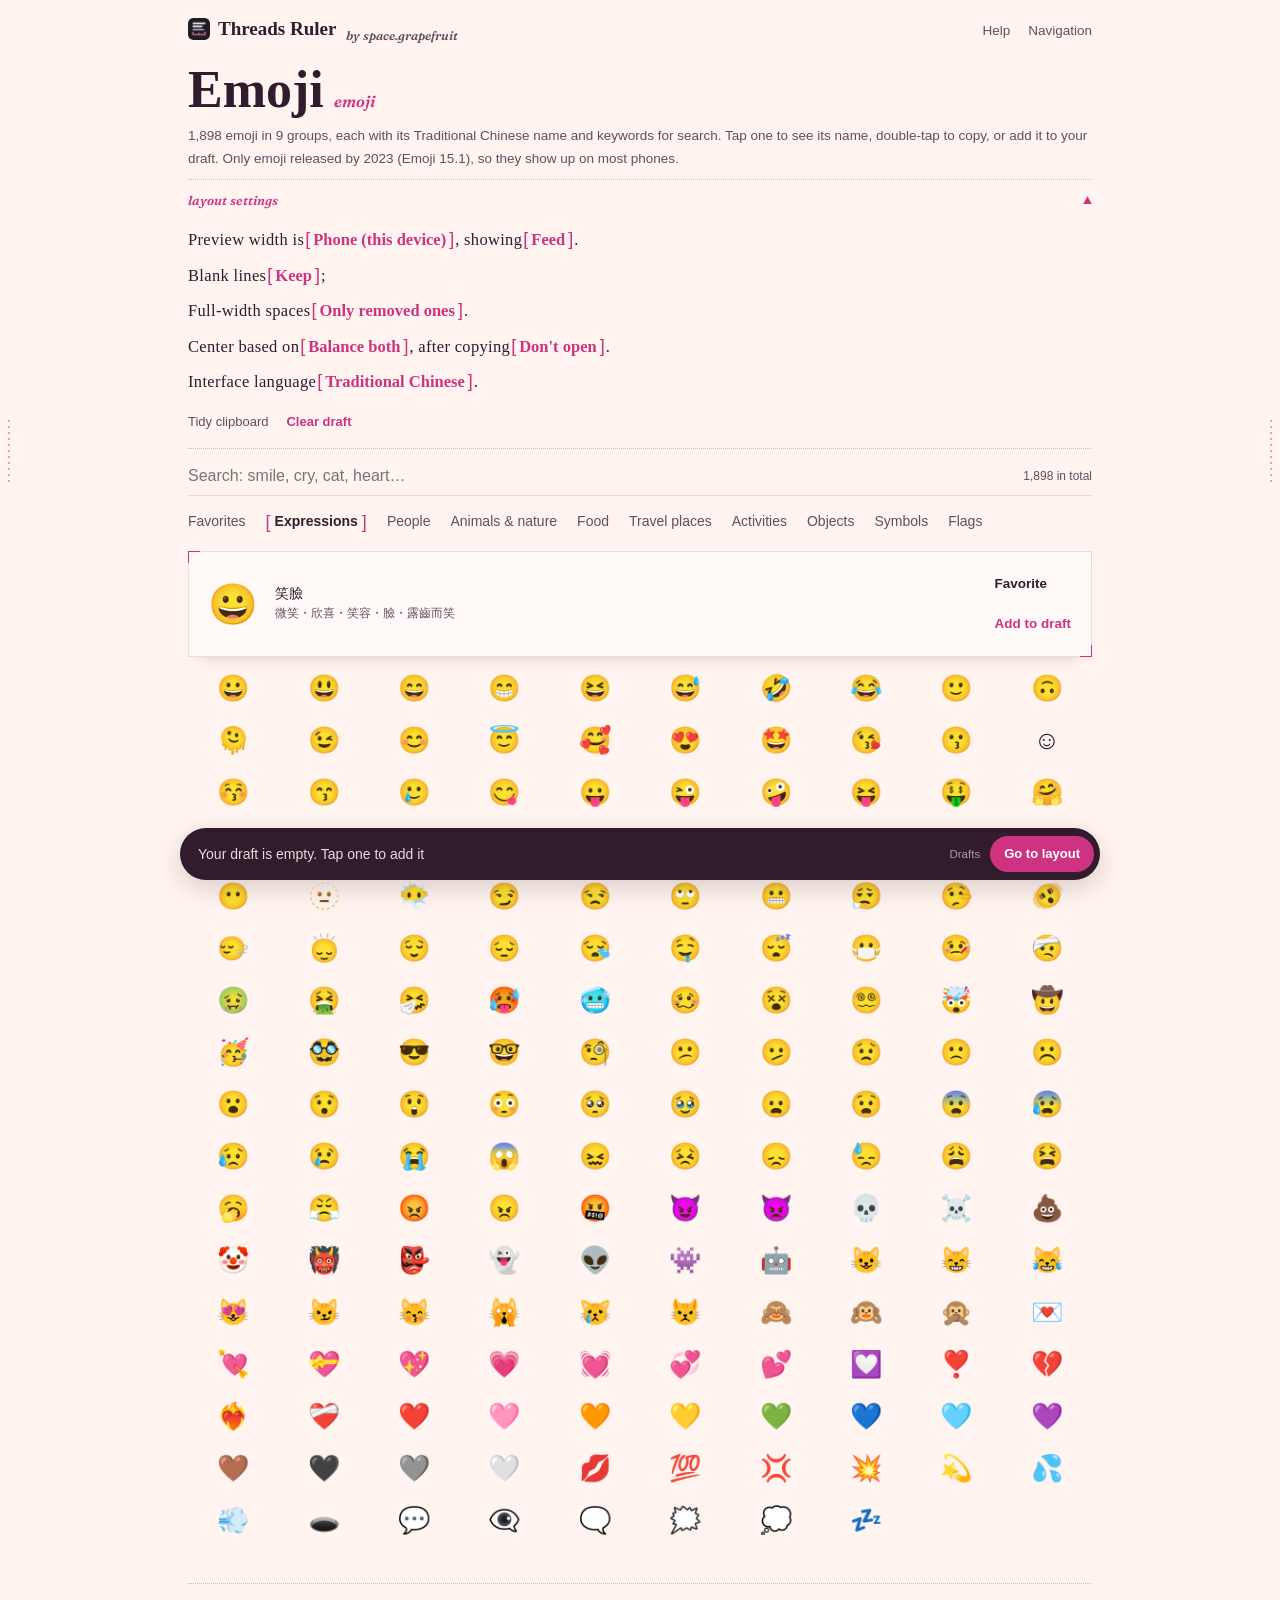
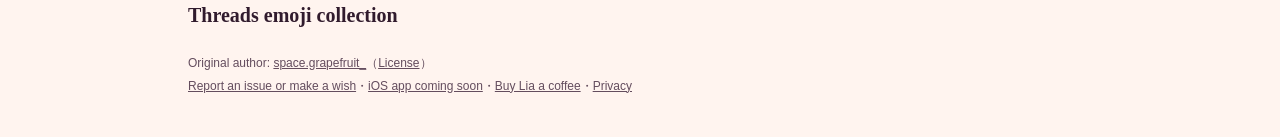
<file: emoji/index.html>
<!doctype html>
<!-- 這個檔案由 scripts/build-v2.py 產生，請改腳本或資料後重跑 -->
<html lang="zh-Hant">
<head>
<meta charset="utf-8">
<script>if(location.hostname==="alanis6v6.github.io")location.replace("https://spacegrapefruit.com"+location.pathname+location.search+(location.search?"&":"?")+"from=gh"+location.hash);else if(/[?&]from=gh(&|$)/.test(location.search))document.write('<script src="../intro.js"><\/script>');</script>
<meta name="viewport" content="width=device-width, initial-scale=1, viewport-fit=cover">
<title>Emoji 大全｜中文名字搜尋、點兩下複製，脆（Threads）、IG 都能用</title>
<meta name="description" content="免費 emoji 大全：1898 個 emoji 依表情、人物、動物、食物、旅行、活動、物品、符號、旗幟分類，每個都有中文名字可以搜尋，點兩下複製，貼到脆（Threads）、IG、LINE 都不會變方框。">
<link rel="canonical" href="https://spacegrapefruit.com/threads-ruler/emoji/">
<meta property="og:type" content="website">
<meta property="og:site_name" content="翠排版尺">
<meta property="og:locale" content="zh_TW">
<meta property="og:url" content="https://spacegrapefruit.com/threads-ruler/emoji/">
<meta property="og:title" content="Emoji 大全｜中文名字搜尋、點兩下複製，脆（Threads）、IG 都能用">
<meta property="og:description" content="免費 emoji 大全：1898 個 emoji 依表情、人物、動物、食物、旅行、活動、物品、符號、旗幟分類，每個都有中文名字可以搜尋，點兩下複製，貼到脆（Threads）、IG、LINE 都不會變方框。">
<meta property="og:image" content="https://spacegrapefruit.com/threads-ruler/pwa/og.png">
<meta property="og:image:width" content="1200">
<meta property="og:image:height" content="630">
<meta property="og:image:alt" content="翠排版尺：照脆實際的寬度，排好再貼上">
<meta name="twitter:card" content="summary_large_image">
<meta name="twitter:title" content="Emoji 大全｜中文名字搜尋、點兩下複製，脆（Threads）、IG 都能用">
<meta name="twitter:description" content="免費 emoji 大全：1898 個 emoji 依表情、人物、動物、食物、旅行、活動、物品、符號、旗幟分類，每個都有中文名字可以搜尋，點兩下複製，貼到脆（Threads）、IG、LINE 都不會變方框。">
<meta name="twitter:image" content="https://spacegrapefruit.com/threads-ruler/pwa/og.png">
<meta name="google-site-verification" content="ghoEwvY5nRQOTAAiX5Edc9oke00j4FwY9tMJfZ7Bkaw">
<link rel="icon" type="image/png" sizes="48x48" href="../extension/icons/icon48.png">
<link rel="manifest" href="../site.webmanifest">
<link rel="apple-touch-icon" href="../pwa/apple-touch-icon.png">
<meta name="apple-mobile-web-app-capable" content="yes">
<meta name="mobile-web-app-capable" content="yes">
<meta name="apple-mobile-web-app-title" content="翠排版尺">
<meta name="theme-color" content="#fbf3ee">
<script type="application/ld+json">{"@context": "https://schema.org", "@type": "WebApplication", "name": "Emoji 大全", "url": "https://spacegrapefruit.com/threads-ruler/emoji/", "applicationCategory": "UtilitiesApplication", "operatingSystem": "Any", "inLanguage": "zh-Hant", "offers": {"@type": "Offer", "price": "0", "priceCurrency": "TWD"}, "author": {"@type": "Person", "name": "space.grapefruit_", "url": "https://www.threads.com/@space.grapefruit_"}}</script>
<script type="application/ld+json">{"@context": "https://schema.org", "@type": "FAQPage", "mainEntity": [{"@type": "Question", "name": "emoji 要怎麼複製？", "acceptedAnswer": {"@type": "Answer", "text": "點兩下 emoji 就會複製，回脆、IG、LINE 貼上就好。也可以先點一下，在上面的小卡看清楚名字，再點小卡裡的大 emoji 複製。"}}, {"@type": "Question", "name": "為什麼有些 emoji 在別人手機上是方框？", "acceptedAnswer": {"@type": "Answer", "text": "emoji 每年都會新增，舊手機的系統字型沒有新的圖，就會顯示成方框、問號，或拆成兩個 emoji。這一頁只收 Emoji 15.1 以前的版本，iPhone 要 iOS 17.4 以上才看得到 15.1 的那幾個；比較舊的手機少數新 emoji 可能顯示不出來。"}}, {"@type": "Question", "name": "emoji 在脆會佔幾個字的寬度？", "acceptedAnswer": {"@type": "Answer", "text": "在脆的串文裡，一個 emoji 大約是一個中文字寬。排版時加進草稿，回到排版頁就能照實際的寬度看到會在哪裡換行。"}}, {"@type": "Question", "name": "膚色不同的 emoji 在哪裡？", "acceptedAnswer": {"@type": "Answer", "text": "這一頁先列預設的黃色版本。要換膚色，可以在手機鍵盤上長按同一個 emoji 選。"}}, {"@type": "Question", "name": "emoji 的中文名字是哪裡來的？", "acceptedAnswer": {"@type": "Answer", "text": "用的是 Unicode 官方的繁體中文名稱與關鍵字，所以搜尋「笑」「哭」這類常用說法都找得到。"}}]}</script>
<script>document.documentElement.className += " js";
// 宋體是 Google Fonts 的切片檔，一個字一包、到的時間不一樣，先到的粗、還沒到的先用系統細宋體，標題會一字粗一字細。
// 這頁用到的宋體字全部到了才一起露出來；最多等 2.5 秒，網路太慢就先照原樣顯示。
(function(d){
  var h = d.documentElement;
  try{ if(localStorage.getItem("threads-ruler-set-open") === "0") h.className += " set-shut"; }catch(e){}   // 排版設定上次收起來：先收好再畫
  if(!d.fonts || !d.fonts.load) return;
  h.className += " fw";
  var show = function(){ h.classList.remove("fw"); }, fam = '"Noto Serif TC"';
  try{ if(localStorage.getItem("threads-ruler-lang") === "ja") fam += ', "Noto Serif JP"'; }catch(e){}   // 日文才要等日文版（顔、絵、区），中文頁不多抓一個檔
  setTimeout(show, 2500);
  d.addEventListener("DOMContentLoaded", function(){
    var t = "";
    d.querySelectorAll(".head h1, .sent, .gtitle h2, .guide h3, .tour b").forEach(function(e){ t += e.textContent; });
    Promise.all(["500", "600", "900"].map(function(w){ return d.fonts.load(w + " 1em " + fam, t); })).then(show, show);
  });
})(document);</script>
<link rel="preconnect" href="https://fonts.googleapis.com"><link rel="preconnect" href="https://fonts.gstatic.com" crossorigin>
<link rel="stylesheet" href="https://fonts.googleapis.com/css2?family=Fraunces:ital,opsz,wght@1,9..144,600&display=swap">
<link rel="stylesheet" href="https://fonts.googleapis.com/css2?family=Noto+Serif+TC:wght@500;600;900&amp;family=Noto+Serif+JP:wght@500;600;900&amp;display=swap&amp;text=%20%22%23%27%28%29%2B%2C-.0123456789%3B%3DABCDEFGHIJKLMOPRSTUW%5B%5Dabcdefghijklmnoprstuvwxyz%7B%7D%C2%B7%E2%80%9C%E2%80%9D%E2%86%92%E3%80%81%E3%80%82%E3%80%8C%E3%80%8D%E3%81%82%E3%81%84%E3%81%88%E3%81%8A%E3%81%8B%E3%81%8C%E3%81%8D%E3%81%8F%E3%81%91%E3%81%93%E3%81%95%E3%81%97%E3%81%99%E3%81%9B%E3%81%9D%E3%81%9E%E3%81%9F%E3%81%A0%E3%81%A3%E3%81%A4%E3%81%A6%E3%81%A7%E3%81%A8%E3%81%A9%E3%81%AA%E3%81%AB%E3%81%AE%E3%81%AF%E3%81%B8%E3%81%B9%E3%81%BB%E3%81%BE%E3%82%81%E3%82%82%E3%82%84%E3%82%89%E3%82%8A%E3%82%8B%E3%82%8C%E3%82%8D%E3%82%8F%E3%82%92%E3%82%93%E3%82%A2%E3%82%A3%E3%82%A4%E3%82%A6%E3%82%A9%E3%82%AA%E3%82%AB%E3%82%B3%E3%82%B8%E3%82%B9%E3%82%BD%E3%82%BF%E3%83%83%E3%83%84%E3%83%88%E3%83%89%E3%83%8B%E3%83%90%E3%83%93%E3%83%94%E3%83%95%E3%83%97%E3%83%9A%E3%83%9B%E3%83%9E%E3%83%A0%E3%83%A1%E3%83%A5%E3%83%AB%E3%83%AC%E3%83%B3%E3%83%BB%E3%83%BC%E4%B8%80%E4%B8%8A%E4%B8%8B%E4%B8%8D%E4%B8%A1%E4%B8%AD%E4%B8%B2%E4%B8%BB%E4%BA%9B%E4%BA%BA%E4%BB%80%E4%BB%8B%E4%BB%96%E4%BB%A5%E4%BB%B6%E4%BD%8D%E4%BD%93%E4%BD%94%E4%BD%A0%E4%BE%86%E4%BE%9D%E4%BF%9D%E5%80%8B%E5%85%A5%E5%85%A8%E5%85%A9%E5%85%AD%E5%85%B6%E5%85%B7%E5%87%A6%E5%87%BA%E5%88%86%E5%88%87%E5%88%97%E5%88%A5%E5%88%B0%E5%89%87%E5%8A%9B%E5%8A%A0%E5%8B%95%E5%8C%BA%E5%8D%8A%E5%8E%BB%E5%8F%96%E5%8F%A5%E5%8F%AF%E5%8F%B3%E5%8F%B7%E5%90%83%E5%90%84%E5%90%8C%E5%90%8D%E5%93%AA%E5%96%AE%E5%9B%9E%E5%9B%BD%E5%9C%A8%E5%9E%8B%E5%9F%BA%E5%A2%9E%E5%A4%89%E5%A4%A7%E5%A4%AE%E5%A5%BD%E5%AD%90%E5%AD%97%E5%AE%9A%E5%AE%9F%E5%AF%84%E5%AF%A6%E5%AF%AC%E5%B0%B1%E5%B0%BA%E5%B7%A5%E5%B7%A6%E5%B9%85%E5%B9%BE%E5%BA%95%E5%BA%A6%E5%BD%A2%E5%BE%8C%E6%80%8E%E6%83%85%E6%88%96%E6%88%BB%E6%89%8B%E6%89%93%E6%8A%95%E6%8A%98%E6%8A%9E%E6%8A%BC%E6%8C%81%E6%8C%89%E6%8C%91%E6%8C%BF%E6%8E%89%E6%8E%92%E6%8E%A5%E6%8F%83%E6%8F%92%E6%8F%9B%E6%94%B6%E6%95%B4%E6%96%87%E6%96%B0%E6%96%B9%E6%97%A5%E6%98%AF%E6%99%82%E6%9B%B8%E6%9B%BF%E6%9C%83%E6%9C%89%E6%9C%AB%E6%9C%AC%E6%9E%A0%E6%A1%86%E6%A2%9D%E6%A8%99%E6%A8%A3%E6%A9%9F%E6%B6%88%E6%B8%B8%E6%BA%96%E6%BB%91%E7%82%BA%E7%85%A7%E7%89%88%E7%8D%A8%E7%90%86%E7%94%BB%E7%95%99%E7%95%AB%E7%99%BC%E7%99%BD%E7%9A%84%E7%9B%B4%E7%9C%8B%E7%A4%BA%E7%A7%BB%E7%A8%BF%E7%A9%BA%E7%AB%AF%E7%AC%A6%E7%B5%B5%E7%B7%9A%E7%B7%A3%E7%B9%81%E7%BD%AE%E7%BF%A0%E8%84%86%E8%85%A6%E8%86%9A%E8%87%AA%E8%89%B2%E8%8B%B1%E8%8D%89%E8%91%89%E8%99%95%E8%99%9F%E8%A1%8C%E8%A1%A8%E8%A1%B7%E8%A2%AB%E8%A3%A1%E8%A3%BD%E8%A4%87%E8%A6%81%E8%A6%8B%E8%A6%BD%E8%A7%92%E8%A8%80%E8%A8%98%E8%A8%AD%E8%A9%B1%E8%AA%9E%E8%B2%BC%E8%B5%B7%E8%B7%B3%E8%BD%89%E8%BF%BD%E9%80%99%E9%80%B2%E9%81%B8%E9%82%8A%E9%82%A3%E9%83%A8%E9%83%BD%E9%96%8B%E9%96%93%E9%97%9C%E9%9A%94%E9%9A%9B%E9%9A%A8%E9%9B%BB%E9%9D%A0%E9%9D%A2%E9%A0%81%E9%A0%90%E9%A1%8F%E9%A1%94%E9%A1%AF%E9%AB%94%E9%BA%BC%E9%BB%91%E9%BB%92%E9%BB%9E%E9%BC%A0%EA%B0%80%EA%B0%81%EA%B0%84%EA%B0%9C%EA%B2%80%EA%B2%83%EA%B2%8C%EA%B3%A0%EA%B3%B5%EA%B3%BC%EA%B5%AC%EA%B5%AD%EA%B7%B8%EA%B8%80%EA%B8%B0%EA%BC%B4%EA%BE%B8%EA%BF%80%EA%BF%94%EB%80%8C%EB%81%8C%EB%81%94%EB%81%9D%EB%82%98%EB%84%88%EB%88%84%EB%88%8C%EB%89%B4%EB%8A%94%EB%8B%A4%EB%8C%80%EB%8D%B0%EB%8F%84%EB%8F%8C%EB%8F%99%EB%8F%BC%EB%90%98%EB%91%90%EB%91%98%EB%92%A4%EB%93%9C%EB%93%A0%EB%93%A4%EB%94%B0%EB%95%8C%EB%9D%BC%EB%9E%98%EB%9F%AC%EB%A0%88%EB%A0%A4%EB%A0%A5%EB%A0%AC%EB%A0%B8%EB%A1%9C%EB%A5%B4%EB%A5%B8%EB%A5%BC%EB%A6%AC%EB%A7%88%EB%A7%89%EB%A7%8C%EB%A7%90%EB%A9%94%EB%A9%B4%EB%AA%A8%EB%AC%B8%EB%AC%BC%EB%AF%B8%EB%B0%94%EB%B0%98%EB%B0%B1%EB%B2%88%EB%B3%B4%EB%B3%B5%EB%B3%B8%EB%B6%80%EB%B6%84%EB%B6%99%EB%B9%84%EB%B9%88%EC%82%AC%EC%83%88%EC%84%9C%EC%84%A0%EC%84%A4%EC%84%B1%EC%84%B8%EC%88%98%EC%8A%A4%EC%8A%B5%EC%8B%9C%EC%8B%A4%EC%95%84%EC%95%88%EC%95%8A%EC%96%B4%EC%96%B8%EC%97%90%EC%97%AC%EC%97%B0%EC%97%B4%EC%98%81%EC%98%88%EC%98%A4%EC%98%AC%EC%98%AE%EC%99%80%EC%99%BC%EC%9A%94%EC%9A%B0%EC%9A%B4%EC%9B%83%EC%9C%84%EC%9C%A0%EC%9C%BC%EC%9D%80%EC%9D%84%EC%9D%8C%EC%9D%98%EC%9D%B4%EC%9D%B8%EC%9D%BC%EC%9E%85%EC%9E%88%EC%9E%90%EC%9E%91%EC%9E%A5%EC%A0%84%EC%A0%91%EC%A0%95%EC%A0%9C%EC%A4%80%EC%A4%84%EC%A4%91%EC%A4%98%EC%A7%80%EC%AA%BD%EC%B0%BD%EC%B2%98%EC%B2%B4%EC%B4%88%EC%B6%94%EC%B9%98%EC%B9%B8%EC%BB%A4%EC%BB%B4%EC%BD%98%ED%81%B0%ED%83%9D%ED%84%B0%ED%8B%B0%ED%8E%98%ED%8F%AD%ED%8F%B0%ED%91%9C%ED%93%A8%ED%94%BC%ED%95%98%ED%95%9C%ED%95%A8%ED%95%B4%ED%98%B8%ED%99%88%ED%99%94%ED%9B%84%ED%9C%B4%EF%BC%88%EF%BC%89%EF%BC%8B%EF%BC%8C%EF%BC%9B%EF%BC%9F">
<link rel="stylesheet" href="../v2/shell.css">
<link rel="stylesheet" href="../v2/pick.css">
<link rel="stylesheet" href="../v2/cards.css">
</head>
<body>
<header class="top">
  <div class="brand"><a class="b-tool" href="../"><img src="../pwa/icon-192.png" width="22" height="22" alt="">翠排版尺</a><a class="b-by" href="https://spacegrapefruit.com/">by space.grapefruit</a></div>
  <nav class="top-acts"><a href="#guide">說明</a><button type="button" id="tourBtn">導覽</button></nav>
</header>
<main class="">
<div class="head">
  <h1>表情符號<i lang="en">emoji</i></h1>
  <p class="ans" id="ans"><b>脆用的 emoji</b>：1898 個 emoji 依心情和主題分類，每個都有中文名字，打「哭」「貓」「愛心」就能找。點一下看名字，點兩下複製，或加進草稿跟顏文字一起排。只收 2023 年以前發表、手機大多顯示得出來的版本。</p>
  <p class="en-lead ans-en" lang="en">1,898 emoji in 9 groups, each with its Traditional Chinese name and keywords for search. Tap one to see its name, double-tap to copy, or add it to your draft. Only emoji released by 2023 (Emoji 15.1), so they show up on most phones.</p>
  <button type="button" class="more" data-more="ans" aria-expanded="false">看完整說明</button>
</div>
<section class="settings" id="settings" aria-label="排版設定">
  <button type="button" class="lab" id="setToggle" aria-expanded="true" aria-controls="setBody"><span>layout settings</span><i class="tri" aria-hidden="true"></i></button>
  <div class="set-body" id="setBody">
  <p class="sent">預覽寬度是<button type="button" class="w" data-set="width"></button>，顯示<button type="button" class="w" data-set="view"></button>。<br>空白行<button type="button" class="w" data-set="blank"></button>；<br>半形空白轉全形<button type="button" class="w" data-set="spaces"></button>。<br>置中依照<button type="button" class="w" data-set="center"></button>，複製後<button type="button" class="w" data-set="open"></button>。<br>介面語言<button type="button" class="w" data-set="lang"></button>。</p>
  <div class="sent-tail"><button type="button" class="chip" id="tidyClip">整理剪貼簿</button><button type="button" class="chip go" id="clearDraft">清空草稿</button></div>
  </div>
</section>
<label class="find"><span class="vh">搜尋</span><input id="find" type="search" placeholder="搜尋：笑、哭、貓、愛心…" autocomplete="off"><small id="findCount">共 1898 個</small></label>
<div class="cats" role="group" aria-label="分類"><button type="button" class="chip" data-cat="gfav" aria-pressed="false">我的最愛</button><button type="button" class="chip" data-cat="g0" aria-pressed="true">表情</button><button type="button" class="chip" data-cat="g1" aria-pressed="false">人物</button><button type="button" class="chip" data-cat="g2" aria-pressed="false">動物自然</button><button type="button" class="chip" data-cat="g3" aria-pressed="false">食物</button><button type="button" class="chip" data-cat="g4" aria-pressed="false">旅行地點</button><button type="button" class="chip" data-cat="g5" aria-pressed="false">活動</button><button type="button" class="chip" data-cat="g6" aria-pressed="false">物品</button><button type="button" class="chip" data-cat="g7" aria-pressed="false">符號</button><button type="button" class="chip" data-cat="g8" aria-pressed="false">旗幟</button></div>
<div class="pick-card">
  <button type="button" class="pick-now" id="pickNow" aria-label="複製這個"></button>
  <p class="pick-name" id="pickName"></p>
  <div class="acts"><button type="button" class="chip" id="pickFav" aria-pressed="false">收藏</button><button type="button" class="chip go" id="pickAdd">加進草稿</button></div>
</div>
<div class="pick-list" id="pickList"><section class="pick-group" id="gfav" aria-label="我的最愛"><h2>我的最愛</h2></section><section class="pick-group on" id="g0" aria-label="表情"><h2>表情</h2><button type="button" aria-label="笑臉" data-k="微笑 欣喜 笑容 臉 露齒而笑">😀</button><button type="button" aria-label="大笑" data-k="呵呵 咧嘴大笑 哈哈 笑臉 臉">😃</button><button type="button" aria-label="呵呵" data-k="哈哈 笑臉 臉">😄</button><button type="button" aria-label="嘻嘻" data-k="笑臉 笑顏逐開 臉 露齒而笑">😁</button><button type="button" aria-label="狂笑" data-k="呵呵 哈哈 好笑 笑口大開 笑臉 臉">😆</button><button type="button" aria-label="汗" data-k="冒冷汗 笑臉冒冷汗 緊張 臉 苦笑">😅</button><button type="button" aria-label="笑翻了" data-k="lol 哭笑不得 捧腹 笑 笑到眼淚出來 翻">🤣</button><button type="button" aria-label="感動" data-k="呵呵 哈哈 哭笑不得 喜極而泣 大笑 好笑">😂</button><button type="button" aria-label="呆呆笑" data-k="微笑 快樂 笑臉 臉">🙂</button><button type="button" aria-label="顛倒臉" data-k="亂了套 臉 臉上下顛倒">🙃</button><button type="button" aria-label="融化的臉" data-k="哈哈 大笑 尷尬 液態的臉 溶解的臉 炎熱">🫠</button><button type="button" aria-label="眨眼" data-k="傷心 臉 表情 調情">😉</button><button type="button" aria-label="微笑" data-k="眼睛也在笑 笑臉 臉">😊</button><button type="button" aria-label="天使笑臉" data-k="光暈 天真無邪 純真笑臉 臉">😇</button><button type="button" aria-label="三個愛心的笑臉" data-k="一見鐘情 三顆心的笑臉 喜歡 愛 愛慕 戀愛了">🥰</button><button type="button" aria-label="花痴" data-k="心花怒放 戀愛中 臉">😍</button><button type="button" aria-label="眼冒星星" data-k="星星 滿眼星光 眼睛 笑臉 臉 讚嘆">🤩</button><button type="button" aria-label="親親飛吻" data-k="女朋友 我愛你 擁抱親吻 男朋友 臉 親親">😘</button><button type="button" aria-label="親親" data-k="嘟嘴 我愛你 擁抱親吻 臉 表情 親嘴">😗</button><button type="button" aria-label="輕鬆笑臉" data-k="快樂 放鬆一笑 臉">☺️</button><button type="button" aria-label="瞇眼親親" data-k="臉 親親 閉眼親吻">😚</button><button type="button" aria-label="笑臉親親" data-k="笑著親臉 臉 親親">😙</button><button type="button" aria-label="微笑帶淚" data-k="感動 感恩 感激 流淚 淚 痛苦">🥲</button><button type="button" aria-label="口水" data-k="回味 夠味 好吃 臉">😋</button><button type="button" aria-label="嘿嘿" data-k="吐舌頭 臉">😛</button><button type="button" aria-label="吐舌頭" data-k="嘿嘿 眨眼吐舌 臉 頑皮">😜</button><button type="button" aria-label="發瘋" data-k="大小眼 瘋狂的臉 瘋臉">🤪</button><button type="button" aria-label="眨眼吐舌頭" data-k="OMG 吐舌頭 嘿嘿 我的媽 臉">😝</button><button type="button" aria-label="發財" data-k="臉 見錢眼開">🤑</button><button type="button" aria-label="抱抱" data-k="擁抱 臉">🤗</button><button type="button" aria-label="手蓋住嘴巴" data-k="傻笑 咯咯 哎喲 掩嘴笑 驚喜">🤭</button><button type="button" aria-label="張眼摀嘴的臉" data-k="不敢相信 倒抽氣 嚇到 天啊 尷尬 敬畏">🫢</button><button type="button" aria-label="一眼偷看的臉" data-k="偷看 偷瞄 凝視 害怕 害羞 注視">🫣</button><button type="button" aria-label="噓" data-k="安靜">🤫</button><button type="button" aria-label="思考" data-k="沈思 臉 表情">🤔</button><button type="button" aria-label="敬禮的臉" data-k="尊重 敬禮 是 是的 祝好運 遵命">🫡</button><button type="button" aria-label="閉嘴" data-k="不能講 住嘴 嘴上拉鍊 臉">🤐</button><button type="button" aria-label="挑眉驚訝" data-k="不相信 不贊同 意外 懷疑 提眉 揚眉">🤨</button><button type="button" aria-label="無語" data-k="無反應 臉 表情 面無表情">😐</button><button type="button" aria-label="面無表情" data-k="撲克臉 無語 臉">😑</button><button type="button" aria-label="沉默" data-k="安靜 無嘴的臉 無語 臉 表情 面無表親">😶</button><button type="button" aria-label="虛線的臉" data-k="內向 失望 沮喪 無所謂 躲起來 透明人">🫥</button><button type="button" aria-label="茫茫然" data-k="一頭霧水">😶‍🌫️</button><button type="button" aria-label="冷笑" data-k="假笑 臉">😏</button><button type="button" aria-label="不高興" data-k="不開心 嫉妒 臉">😒</button><button type="button" aria-label="翻白眼" data-k="不屑 臉 鄙視 隨便">🙄</button><button type="button" aria-label="咬牙" data-k="咬牙切齒 臉 露齒而笑 鬼臉">😬</button><button type="button" aria-label="鬆一口氣" data-k="倒抽一口氣 吹 吹氣 呻吟 嘆氣 累">😮‍💨</button><button type="button" aria-label="鼻子變長了" data-k="小木偶 臉 說謊 變 長 鼻">🤥</button><button type="button" aria-label="動搖的表情" data-k="動搖 地震 抖動 搖動 表情 震動">🫨</button><button type="button" aria-label="左右搖頭" data-k="不，搖頭">🙂‍↔️</button><button type="button" aria-label="上下點頭" data-k="點頭，是">🙂‍↕️</button><button type="button" aria-label="鬆了口氣" data-k="放下心 放鬆 臉 解脫">😌</button><button type="button" aria-label="沉思" data-k="思考 深思 臉">😔</button><button type="button" aria-label="睏" data-k="打瞌睡 掉淚 臉 面臉倦容">😪</button><button type="button" aria-label="流口水" data-k="口 垂涎 水 流 臉">🤤</button><button type="button" aria-label="睡著了" data-k="夜裏 小歇 想睡 打呼 打瞌睡 晚安">😴</button><button type="button" aria-label="口罩" data-k="戴口罩的臉 牙醫 生病 病菌 皮膚科 臉">😷</button><button type="button" aria-label="含溫度計" data-k="溫度計 生病 臉">🤒</button><button type="button" aria-label="包繃帶" data-k="受傷 臉 頭綁繃帶的臉">🤕</button><button type="button" aria-label="想吐" data-k="吐 噁心 想 臉">🤢</button><button type="button" aria-label="狂吐中" data-k="吐 吐臉 嘔吐 噁心 病懨懨 難受">🤮</button><button type="button" aria-label="打噴嚏" data-k="保重 噴 嚏 感冒 打 臉">🤧</button><button type="button" aria-label="熱臉" data-k="中暑 冒汗 吐舌 好熱 死去 流汗">🥵</button><button type="button" aria-label="冷臉" data-k="冰凍 冷 冷面 凍傷 凍瘡 很冷">🥶</button><button type="button" aria-label="頭昏眼花" data-k="喝多了 喝醉 嘴巴波浪 大小眼 微醺 波浪嘴">🥴</button><button type="button" aria-label="頭暈目眩" data-k="困惑 臉 表情 頭昏">😵</button><button type="button" aria-label="目眩頭暈" data-k="不懂 催眠 呃 哇 困惑 天啊">😵‍💫</button><button type="button" aria-label="一個頭兩個大" data-k="爆炸頭 驚嚇">🤯</button><button type="button" aria-label="牛仔" data-k="仔 牛 臉">🤠</button><button type="button" aria-label="慶祝的表情" data-k="喝采 帽子 慶祝 歡呼 派對 生日">🥳</button><button type="button" aria-label="假扮的臉" data-k="人 假扮 假鼻子 偽裝 眉毛 眼鏡">🥸</button><button type="button" aria-label="墨鏡" data-k="太陽眼鏡 戴著墨鏡的笑臉 眼鏡 臉 自吹自擂 酷">😎</button><button type="button" aria-label="搞怪" data-k="宅 怪人 當阿宅 聰明，頭腦好，有智慧，專家，有天份，阿宅，傻，眼鏡，宅男，宅女，臉 臉">🤓</button><button type="button" aria-label="單片眼鏡" data-k="古板臉 奢華 有錢人 病厭厭 老古板">🧐</button><button type="button" aria-label="困擾" data-k="不確定 困惑面容 臉 面有難色">😕</button><button type="button" aria-label="歪嘴的臉" data-k="不確定 受挫 困惑 失望 懷疑 挫折">🫤</button><button type="button" aria-label="擔心" data-k="憂心忡忡 臉">😟</button><button type="button" aria-label="不開心" data-k="壞心情 微慍 皺眉 臉">🙁</button><button type="button" aria-label="不滿意" data-k="不爽 悲哀 皺眉 臉">☹️</button><button type="button" aria-label="驚訝" data-k="不可能 啊 我不信 臉">😮</button><button type="button" aria-label="哦" data-k="意外 臉 說不出話來 驚訝">😯</button><button type="button" aria-label="震驚" data-k="怎麼可能 我的天 臉 驚">😲</button><button type="button" aria-label="愛慕" data-k="不可置信 太扯了 害羞 怎麼可能 臉 臉紅">😳</button><button type="button" aria-label="請求的臉" data-k="大眼睛 懇求 拜託 求求你 無辜臉 請求臉孔">🥺</button><button type="button" aria-label="強忍淚水的臉" data-k="仰慕 傷心 哭泣 喜極而泣 悲傷 感受">🥹</button><button type="button" aria-label="啊" data-k="始料未及 張嘴皺眉 目瞪口呆 臉">😦</button><button type="button" aria-label="痛" data-k="痛苦 臉 難受">😧</button><button type="button" aria-label="可怕" data-k="害怕 幾乎落淚的臉 憂心 責備">😨</button><button type="button" aria-label="冒汗" data-k="發冷 緊張 臉色發青 面有菜色">😰</button><button type="button" aria-label="流汗" data-k="倖免於難 失望卻解脫 好險 沮喪 臉 鬆了口氣">😥</button><button type="button" aria-label="淚" data-k="哭臉 想念 流淚 糟透了 臉">😢</button><button type="button" aria-label="哭" data-k="哭臉 大哭 淚 淚流滿面 臉">😭</button><button type="button" aria-label="嚇死了" data-k="尖叫 恐怖 驚叫">😱</button><button type="button" aria-label="困惑" data-k="侷促不安 滿臉困惑 焦頭爛額 臉">😖</button><button type="button" aria-label="痛苦" data-k="堅忍 專心 忍痛中 忍耐 臉 頭痛">😣</button><button type="button" aria-label="失望" data-k="很糟 沮喪 臉 輸了">😞</button><button type="button" aria-label="冷汗" data-k="冒冷汗的臉 臉 表情">😓</button><button type="button" aria-label="唉!" data-k="疲勞 疲憊 累 臉">😩</button><button type="button" aria-label="累" data-k="嘆氣 滿臉倦容 疲勞 疲憊 臉">😫</button><button type="button" aria-label="呵欠" data-k="小睡 想睡 想睡的臉 晚上 無聊 疲勞">🥱</button><button type="button" aria-label="傲慢" data-k="怒氣沖沖 揚眉吐氣 氣瘋了 生氣 發怒 臉">😤</button><button type="button" aria-label="生氣" data-k="怒 漲紅了臉 發火 發飆 臉">😡</button><button type="button" aria-label="不爽" data-k="火大 生氣 臉 責怪">😠</button><button type="button" aria-label="嘴上有符號的表情" data-k="不爽 發怒 發誓 詛咒">🤬</button><button type="button" aria-label="惡魔的笑" data-k="邪惡的笑 陰暗地笑">😈</button><button type="button" aria-label="惡魔" data-k="怒氣惡臉 臉 表情 邪惡">👿</button><button type="button" aria-label="骷髏頭" data-k="怪物 頭骨 骷髏">💀</button><button type="button" aria-label="交叉骷髏頭" data-k="死亡 海盜 頭殼 骷髏頭">☠️</button><button type="button" aria-label="大便" data-k="便便 臭臭">💩</button><button type="button" aria-label="小丑" data-k="丑 小 臉">🤡</button><button type="button" aria-label="魔鬼" data-k="妖怪 惡鬼 表情 面具 食人巨妖">👹</button><button type="button" aria-label="天狗" data-k="妖怪 小妖怪 怪物 面具">👺</button><button type="button" aria-label="鬼" data-k="幽靈 萬聖節 鬧鬼 鬼臉">👻</button><button type="button" aria-label="外星人" data-k="ET 幽浮">👽</button><button type="button" aria-label="怪物" data-k="外星怪物 幽浮 電玩">👾</button><button type="button" aria-label="機器人">🤖</button><button type="button" aria-label="哈哈" data-k="呵呵 笑口大開 笑口常開 笑臉">😺</button><button type="button" aria-label="微笑的貓臉" data-k="笑臉">😸</button><button type="button" aria-label="感動的貓臉" data-k="又哭又笑 喜極而泣 臉">😹</button><button type="button" aria-label="花痴的貓臉" data-k="心眼的貓臉 心花怒放 臉">😻</button><button type="button" aria-label="微笑貓臉" data-k="冷嘲 動物 嘲笑的貓臉 嘲諷 笑 臉">😼</button><button type="button" aria-label="親親的貓臉" data-k="動物 臉 親親 閉眼親親的貓臉">😽</button><button type="button" aria-label="累的貓臉" data-k="意外 疲勞 疲憊 累">🙀</button><button type="button" aria-label="哭的貓臉" data-k="動物 哭 哭臉 淚 臉">😿</button><button type="button" aria-label="生氣的貓臉" data-k="噘嘴的貓臉 怒 生氣 發火 發飆">😾</button><button type="button" aria-label="非禮勿視" data-k="不看 動物 我的天 遮眼">🙈</button><button type="button" aria-label="非禮勿聽" data-k="不聽 不許聽 秘密 遮耳">🙉</button><button type="button" aria-label="非禮勿言" data-k="動物 摀嘴 禁言">🙊</button><button type="button" aria-label="情書" data-k="情人節 愛的箴言">💌</button><button type="button" aria-label="丘比特" data-k="愛 愛神的箭 戀愛">💘</button><button type="button" aria-label="愛的禮物" data-k="情人節 送你一顆心">💝</button><button type="button" aria-label="開心" data-k="吻 放閃 晚安 閃亮">💖</button><button type="button" aria-label="心動" data-k="心撲通跳 我愛你 緊張">💗</button><button type="button" aria-label="心跳" data-k="心 愛 愛心跳動">💓</button><button type="button" aria-label="心之舞" data-k="我愛你 舞動的心 週年紀念">💞</button><button type="button" aria-label="心心相印" data-k="我愛你 相愛">💕</button><button type="button" aria-label="心在框框裡" data-k="心在框框裏 心型 我愛你 紫心">💟</button><button type="button" aria-label="心嘆號" data-k="心型驚嘆號">❣️</button><button type="button" aria-label="心碎" data-k="破碎的心">💔</button><button type="button" aria-label="火熱的心" data-k="奉獻 心型 愛 慾望">❤️‍🔥</button><button type="button" aria-label="療心" data-k="健康 恢復 療傷">❤️‍🩹</button><button type="button" aria-label="愛心" data-k="心型">❤️</button><button type="button" aria-label="粉紅心" data-k="可愛 喜歡 心型 愛 粉紅 粉紅，愛，可愛，甜蜜，可愛的，特殊，心情，心，喜歡">🩷</button><button type="button" aria-label="橘心" data-k="心型 橘色 橘色心">🧡</button><button type="button" aria-label="黃心" data-k="心型 愛 我愛你">💛</button><button type="button" aria-label="綠心" data-k="心型 我愛你">💚</button><button type="button" aria-label="藍心" data-k="心型">💙</button><button type="button" aria-label="淺藍心" data-k="心型 淺藍 淺藍，天蘭，喜歡，心情，心，可愛，愛，特殊，藍綠 藍綠 青綠">🩵</button><button type="button" aria-label="紫心" data-k="心型 愛 我愛你">💜</button><button type="button" aria-label="褐心" data-k="咖啡色 心 愛心 褐 褐色">🤎</button><button type="button" aria-label="黑心" data-k="心 邪惡 黑">🖤</button><button type="button" aria-label="灰色愛心" data-k="心型 暗灰色 灰 灰色，特殊，心情，愛心，愛，銀色 石板色 銀">🩶</button><button type="button" aria-label="白心" data-k="心 愛心 白 白色">🤍</button><button type="button" aria-label="唇印" data-k="吻 性感 約會 親親">💋</button><button type="button" aria-label="滿分" data-k="100分 絕對">💯</button><button type="button" aria-label="怒" data-k="火大 爆青筋">💢</button><button type="button" aria-label="碰撞" data-k="引爆 炸彈 爆炸">💥</button><button type="button" aria-label="暈頭轉向" data-k="星星 流星 頭暈目眩">💫</button><button type="button" aria-label="出汗" data-k="水珠 汗 訓練">💦</button><button type="button" aria-label="揚塵而去" data-k="放屁">💨</button><button type="button" aria-label="洞" data-k="坑洞">🕳️</button><button type="button" aria-label="對話框" data-k="泡泡框 簡訊 輸入 輸入氣球">💬</button><button type="button" aria-label="眼睛對話框" data-k="對話框">👁️‍🗨️</button><button type="button" aria-label="黑色對話框" data-k="對話框">🗨️</button><button type="button" aria-label="爆炸對話框" data-k="對話框">🗯️</button><button type="button" aria-label="心聲對話框" data-k="對話框">💭</button><button type="button" aria-label="睡著" data-k="zz 想睡 打呼 滑稽 睡了 累癱了">💤</button></section><section class="pick-group" id="g1" aria-label="人物"><h2>人物</h2><button type="button" aria-label="揮手" data-k="再見 手 手勢 拜拜 是你嗎 該走了">👋</button><button type="button" aria-label="豎起手掌" data-k="反手 手 手掌 掌 豎">🤚</button><button type="button" aria-label="停止" data-k="對外張開五指">🖐️</button><button type="button" aria-label="舉手" data-k="手 招手 擊掌">✋</button><button type="button" aria-label="你好" data-k="瓦肯式敬禮 生生不息，繁榮昌盛">🖖</button><button type="button" aria-label="向右的手" data-k="伸手 右 右手 向右 手 握">🫱</button><button type="button" aria-label="向左的手" data-k="伸手 向左 左 左手 手 握">🫲</button><button type="button" aria-label="手掌向下" data-k="手 打發 掉了 掉落 撿起 撿起來">🫳</button><button type="button" aria-label="手掌向上" data-k="不知道 來 出示 召喚 告訴我 手">🫴</button><button type="button" aria-label="手向左推" data-k="停 向左 往左，推，擊掌，阻擋，暫停，停，停止，等等，手，拒絕 拒絕 推 擊掌">🫷</button><button type="button" aria-label="手向右推" data-k="停 向右 往右，推，擊掌，阻擋，暫停，停，停止，等等，手，拒絕 拒絕 推 擊掌">🫸</button><button type="button" aria-label="OK 手勢" data-k="OK 了解 好 手指 沒問題 當然">👌</button><button type="button" aria-label="捏手指" data-k="什麼 呃 手勢 捏 疑問 等一下">🤌</button><button type="button" aria-label="捏" data-k="一點點 小 少量 很少 手指">🤏</button><button type="button" aria-label="勝利" data-k="v V 勝利手勢 耶">✌️</button><button type="button" aria-label="祝好運" data-k="加油 好 祝 運">🤞</button><button type="button" aria-label="食指和拇指交叉的手" data-k="&lt;3 彈響指 愛 愛心 手 昂貴">🫰</button><button type="button" aria-label="愛你手勢" data-k="ILY 三指 愛你 我愛你 手">🤟</button><button type="button" aria-label="ROCK" data-k="手指 搖滾手勢 搖滾精神 繼續搖滾">🤘</button><button type="button" aria-label="打給我" data-k="打 打電話 通電話 電話">🤙</button><button type="button" aria-label="左" data-k="反手 手 手指向左 指">👈</button><button type="button" aria-label="右" data-k="手 指 指向右方">👉</button><button type="button" aria-label="上" data-k="手 手指 手指向上 指 食指 食指向上">👆</button><button type="button" aria-label="中指" data-k="比中指">🖕</button><button type="button" aria-label="下" data-k="手 手指 指 指頭向下 食指向下">👇</button><button type="button" aria-label="注意" data-k="提示 提醒 食指">☝️</button><button type="button" aria-label="食指朝向觀眾" data-k="你 對準 您 戳 手 手指">🫵</button><button type="button" aria-label="讚" data-k="OK 好棒 好耶 我喜歡 我愛 拇指">👍</button><button type="button" aria-label="遜" data-k="不可以 好爛 拇指向下">👎</button><button type="button" aria-label="拳頭" data-k="團結 握拳 舉拳">✊</button><button type="button" aria-label="出拳" data-k="拳頭 擊拳同意 絕對贊成">👊</button><button type="button" aria-label="握右拳" data-k="右 拳 握">🤛</button><button type="button" aria-label="握左拳" data-k="左 拳 握 握拳">🤜</button><button type="button" aria-label="鼓掌" data-k="做得好 恭賀 拍手 贊同">👏</button><button type="button" aria-label="歡呼" data-k="慶祝 舉雙手">🙌</button><button type="button" aria-label="雙手心形" data-k="&lt;3 愛 愛你 愛心 手">🫶</button><button type="button" aria-label="攤開手" data-k="手 雙手">👐</button><button type="button" aria-label="雙手掌朝上" data-k="合掌向上 祈禱 禱告">🤲</button><button type="button" aria-label="握手" data-k="成交 手 握 講定">🤝</button><button type="button" aria-label="感恩" data-k="感激 謝謝 阿彌陀佛 雙手合一">🙏</button><button type="button" aria-label="寫" data-k="手寫 書寫 記錄">✍️</button><button type="button" aria-label="指甲油" data-k="修指甲 沒事了 無聊 美甲">💅</button><button type="button" aria-label="自拍" data-k="拍 相機 自">🤳</button><button type="button" aria-label="肌肉" data-k="二頭肌 強壯">💪</button><button type="button" aria-label="機械手臂" data-k="義肢 行動不便">🦾</button><button type="button" aria-label="機械腳" data-k="義肢 行動不便">🦿</button><button type="button" aria-label="腿" data-k="四肢 曲腿 腳 膝蓋 踢">🦵</button><button type="button" aria-label="腳" data-k="腳踝 跺腳 踢 踩">🦶</button><button type="button" aria-label="耳朵" data-k="傾聽 聽 身體部位">👂</button><button type="button" aria-label="戴助聽器的耳朵" data-k="耳聾 聽障 行動不便">🦻</button><button type="button" aria-label="鼻子" data-k="味道 氣味 聞到 身體部位">👃</button><button type="button" aria-label="腦" data-k="大腦 聰明 腦袋">🧠</button><button type="button" aria-label="心臟" data-k="器官 心 心跳 紅色 脈搏">🫀</button><button type="button" aria-label="肺" data-k="呼吸 器官">🫁</button><button type="button" aria-label="牙齒" data-k="牙醫 珍珠色 白色">🦷</button><button type="button" aria-label="骨頭" data-k="如願骨 狗 骨架">🦴</button><button type="button" aria-label="雙眼" data-k="兩隻大眼睛 看 窺視 身體部位">👀</button><button type="button" aria-label="眼睛" data-k="單眼 身體部位">👁️</button><button type="button" aria-label="舌頭" data-k="吸吮 舔 身體部位">👅</button><button type="button" aria-label="嘴巴" data-k="口紅 嘴唇 親吻 身體部位">👄</button><button type="button" aria-label="咬唇" data-k="不舒服 吻 嘴唇 害怕 性感 憂慮">🫦</button><button type="button" aria-label="小寶寶" data-k="初生兒 小嬰兒 懷孕 臉">👶</button><button type="button" aria-label="小孩" data-k="兒童 孩子">🧒</button><button type="button" aria-label="男孩">👦</button><button type="button" aria-label="女孩" data-k="眼睛明亮 眼睛發光 辮子">👧</button><button type="button" aria-label="大人" data-k="成人">🧑</button><button type="button" aria-label="金髮人" data-k="人物 金髮">👱</button><button type="button" aria-label="男人" data-k="兄弟 男 男性 男朋友">👨</button><button type="button" aria-label="蓄鬍的人" data-k="大鬍男 鬍子 鬍鬚">🧔</button><button type="button" aria-label="男人: 蓄鬍的人" data-k="男人 鬍子">🧔‍♂️</button><button type="button" aria-label="女人: 蓄鬍的人" data-k="女人 鬍子">🧔‍♀️</button><button type="button" aria-label="男人：紅髮" data-k="兄弟 男 男人 男性 男朋友 紅髮">👨‍🦰</button><button type="button" aria-label="男人：卷髮" data-k="兄弟 卷髮 男 男人 男性 男朋友">👨‍🦱</button><button type="button" aria-label="男人：白髮" data-k="兄弟 男 男人 男性 男朋友 白髮">👨‍🦳</button><button type="button" aria-label="男人：禿頭" data-k="兄弟 男 男人 男性 男朋友 禿頭">👨‍🦲</button><button type="button" aria-label="女人" data-k="女 女性">👩</button><button type="button" aria-label="女人：紅髮" data-k="女 女人 女性 紅髮">👩‍🦰</button><button type="button" aria-label="大人：紅髮" data-k="大人 成人 紅髮">🧑‍🦰</button><button type="button" aria-label="女人：卷髮" data-k="卷髮 女 女人 女性">👩‍🦱</button><button type="button" aria-label="大人：卷髮" data-k="卷髮 大人 成人">🧑‍🦱</button><button type="button" aria-label="女人：白髮" data-k="女 女人 女性 白髮">👩‍🦳</button><button type="button" aria-label="大人：白髮" data-k="大人 成人 白髮">🧑‍🦳</button><button type="button" aria-label="女人：禿頭" data-k="女 女人 女性 禿頭">👩‍🦲</button><button type="button" aria-label="大人：禿頭" data-k="大人 成人 禿頭">🧑‍🦲</button><button type="button" aria-label="金髮女" data-k="女 金髮">👱‍♀️</button><button type="button" aria-label="金髮男" data-k="男 金髮">👱‍♂️</button><button type="button" aria-label="長者" data-k="老 老人 老男人">🧓</button><button type="button" aria-label="老爺爺" data-k="有智慧 祖父 老頭 臉">👴</button><button type="button" aria-label="老奶奶" data-k="祖母 老太太">👵</button><button type="button" aria-label="皺眉" data-k="不爽 不高興 人物 眉頭深鎖 表情">🙍</button><button type="button" aria-label="男生皺眉" data-k="不爽 男 皺眉 表情">🙍‍♂️</button><button type="button" aria-label="女生皺眉" data-k="女 皺眉 表情">🙍‍♀️</button><button type="button" aria-label="生氣的人" data-k="不爽 不高興 人物 噘嘴 噘嘴的女人 生氣">🙎</button><button type="button" aria-label="男生噘嘴" data-k="噘嘴 生氣">🙎‍♂️</button><button type="button" aria-label="女生噘嘴" data-k="噘嘴 生氣">🙎‍♀️</button><button type="button" aria-label="不行" data-k="NG 不正確 人物 禁止 答錯 錯誤">🙅</button><button type="button" aria-label="男生手比叉" data-k="NG 不行 叉 打叉 禁止">🙅‍♂️</button><button type="button" aria-label="女生手比叉" data-k="NG 不行 叉 禁止">🙅‍♀️</button><button type="button" aria-label="可以" data-k="OK OMG 人物 圈 我的天 正確">🙆</button><button type="button" aria-label="男生手比圈" data-k="OK 可以 圈 好 我的天">🙆‍♂️</button><button type="button" aria-label="女生手比圈" data-k="OK 可以 圈">🙆‍♀️</button><button type="button" aria-label="服務台人員" data-k="人物 俏皮 分髮 嘲諷 服務員 給小費">💁</button><button type="button" aria-label="男生抬手" data-k="嘲諷 小費 男 調皮 隨便">💁‍♂️</button><button type="button" aria-label="女生抬手" data-k="女 小費">💁‍♀️</button><button type="button" aria-label="嗨" data-k="+1 你好 打招呼 舉手 舉手的人 舉手的女人">🙋</button><button type="button" aria-label="男生舉手" data-k="作手勢 嗨 我知道 打招呼 有問題 男">🙋‍♂️</button><button type="button" aria-label="女生舉手" data-k="嗨 女 打招呼 舉手">🙋‍♀️</button><button type="button" aria-label="聽障人士" data-k="耳朵 耳聾 聽不見 聽力">🧏</button><button type="button" aria-label="聽障男子" data-k="男 聽障">🧏‍♂️</button><button type="button" aria-label="聽障女子" data-k="女 聽障">🧏‍♀️</button><button type="button" aria-label="鞠躬" data-k="下跪 不好意思 原諒 姿勢 姿態 對不起">🙇</button><button type="button" aria-label="男生鞠躬" data-k="不好意思 男 道歉">🙇‍♂️</button><button type="button" aria-label="女生鞠躬" data-k="不好意思 女 沈思 道歉 靜思">🙇‍♀️</button><button type="button" aria-label="哦不" data-k="不敢相信 喔不 噢不 天啊 怎麼會 捂臉">🤦</button><button type="button" aria-label="男生遮臉" data-k="不敢相信 喔不 噢不 天啊 完了 拜託不要">🤦‍♂️</button><button type="button" aria-label="女生遮臉" data-k="不敢相信 喔不 噢不 天啊 女 捂臉">🤦‍♀️</button><button type="button" aria-label="聳肩" data-k="不知道 不關心 懷疑 我猜 攤手 聳">🤷</button><button type="button" aria-label="男生聳肩" data-k="不在乎 不知道 可能 大概 應該 我猜">🤷‍♂️</button><button type="button" aria-label="女生聳肩" data-k="不在乎 不知道 可能 大概 應該 我猜">🤷‍♀️</button><button type="button" aria-label="醫護人員" data-k="治療 護士 醫生 醫護">🧑‍⚕️</button><button type="button" aria-label="男醫生" data-k="男 護士 醫生">👨‍⚕️</button><button type="button" aria-label="女醫生" data-k="女 治療師 護士 醫生">👩‍⚕️</button><button type="button" aria-label="學生" data-k="畢業">🧑‍🎓</button><button type="button" aria-label="男畢業生" data-k="學生 男 畢業">👨‍🎓</button><button type="button" aria-label="女畢業生" data-k="女 學生 畢業">👩‍🎓</button><button type="button" aria-label="老師" data-k="教師 教授">🧑‍🏫</button><button type="button" aria-label="男老師" data-k="教授 男 老師 講師">👨‍🏫</button><button type="button" aria-label="女老師" data-k="女 教授 老師 講師">👩‍🏫</button><button type="button" aria-label="法官" data-k="正義">🧑‍⚖️</button><button type="button" aria-label="男法官" data-k="法官 男">👨‍⚖️</button><button type="button" aria-label="女法官" data-k="女 法官">👩‍⚖️</button><button type="button" aria-label="農民" data-k="園丁 農人 農夫">🧑‍🌾</button><button type="button" aria-label="農夫" data-k="園丁 男 農民">👨‍🌾</button><button type="button" aria-label="農婦" data-k="園丁 女 農民">👩‍🌾</button><button type="button" aria-label="廚師" data-k="烹飪">🧑‍🍳</button><button type="button" aria-label="男廚師" data-k="主廚 大廚 廚師 男">👨‍🍳</button><button type="button" aria-label="女廚師" data-k="主廚 大廚 女 廚師">👩‍🍳</button><button type="button" aria-label="技工" data-k="修理 工人 師傅">🧑‍🔧</button><button type="button" aria-label="男技工" data-k="技工 機械技師 男 電工 黑手">👨‍🔧</button><button type="button" aria-label="女技工" data-k="女 技工 機械技師 水管工人 黑手">👩‍🔧</button><button type="button" aria-label="工廠作業員" data-k="作業員 工廠 工業 焊接">🧑‍🏭</button><button type="button" aria-label="工廠男作業員" data-k="作業員 工廠 男 男工人">👨‍🏭</button><button type="button" aria-label="工廠女作業員" data-k="作業員 女 工廠">👩‍🏭</button><button type="button" aria-label="上班族" data-k="商務 白領 經理">🧑‍💼</button><button type="button" aria-label="男性上班族" data-k="上班族 建築師 男 白領">👨‍💼</button><button type="button" aria-label="女性上班族" data-k="上班族 女 白領 經理">👩‍💼</button><button type="button" aria-label="科學家" data-k="化學家 工程師 物理學家 生物學家">🧑‍🔬</button><button type="button" aria-label="男科學家" data-k="化學家 工程師 數學家 物理學家 生物學家 男">👨‍🔬</button><button type="button" aria-label="女科學家" data-k="化學家 女 工程師 數學家 物理學家 科學家">👩‍🔬</button><button type="button" aria-label="工程師" data-k="發明家 程式設計師 軟體 開發人員">🧑‍💻</button><button type="button" aria-label="男工程師" data-k="工程師 男 發明家 程式工程師 軟體工程師">👨‍💻</button><button type="button" aria-label="女工程師" data-k="城市工程師 女 工程師 軟體工程師">👩‍💻</button><button type="button" aria-label="歌手" data-k="搖滾 明星 演員 藝人">🧑‍🎤</button><button type="button" aria-label="男歌手" data-k="搖滾 明星 歌手 男">👨‍🎤</button><button type="button" aria-label="女歌手" data-k="女 搖滾 明星 歌手">👩‍🎤</button><button type="button" aria-label="藝術家" data-k="調色盤">🧑‍🎨</button><button type="button" aria-label="男藝術家" data-k="男 藝術家 調色盤">👨‍🎨</button><button type="button" aria-label="女藝術家" data-k="女 藝術家 調色盤">👩‍🎨</button><button type="button" aria-label="機長" data-k="飛機">🧑‍✈️</button><button type="button" aria-label="男機長" data-k="機師 機長 男 飛行員">👨‍✈️</button><button type="button" aria-label="女機長" data-k="女 女機師 機長 飛行員">👩‍✈️</button><button type="button" aria-label="太空人" data-k="火箭">🧑‍🚀</button><button type="button" aria-label="男太空人" data-k="太空人 火箭人 男">👨‍🚀</button><button type="button" aria-label="女太空人" data-k="太空人 女">👩‍🚀</button><button type="button" aria-label="消防員" data-k="消防車">🧑‍🚒</button><button type="button" aria-label="男消防員" data-k="消防員 消防車 男">👨‍🚒</button><button type="button" aria-label="女消防員" data-k="女 消防員">👩‍🚒</button><button type="button" aria-label="警察" data-k="執法 法律 罰單 臨檢 調查 警官">👮</button><button type="button" aria-label="男警" data-k="男 警察">👮‍♂️</button><button type="button" aria-label="女警" data-k="執法 法律 罰單 臨檢 調查 警官">👮‍♀️</button><button type="button" aria-label="偵探" data-k="間諜">🕵️</button><button type="button" aria-label="男偵探" data-k="偵探 男">🕵️‍♂️</button><button type="button" aria-label="女偵探" data-k="偵探 女">🕵️‍♀️</button><button type="button" aria-label="衛兵" data-k="憲兵 白金漢宮">💂</button><button type="button" aria-label="男衛兵" data-k="憲兵 男 衛兵">💂‍♂️</button><button type="button" aria-label="女衛兵" data-k="女 憲兵 白金漢宮 衛兵">💂‍♀️</button><button type="button" aria-label="忍者" data-k="刺客 士兵 戰爭 打鬥 技巧 武者">🥷</button><button type="button" aria-label="建築工人" data-k="安全帽 工地 男人 維修 頭盔">👷</button><button type="button" aria-label="男建築工人" data-k="建築工人 男">👷‍♂️</button><button type="button" aria-label="女建築工人" data-k="女 建築工人">👷‍♀️</button><button type="button" aria-label="戴皇冠的人" data-k="君主 國王 王冠 王室 皇后 皇室">🫅</button><button type="button" aria-label="王子" data-k="王 皇室 皇家">🤴</button><button type="button" aria-label="公主" data-k="后冠 皇冠 皇后 童話">👸</button><button type="button" aria-label="戴頭巾的人" data-k="人物 纏頭巾">👳</button><button type="button" aria-label="纏頭男人" data-k="戴頭巾 男">👳‍♂️</button><button type="button" aria-label="纏頭女人" data-k="女 戴頭巾 纏頭巾">👳‍♀️</button><button type="button" aria-label="戴瓜皮帽的人" data-k="員外 師爺 瓜皮帽">👲</button><button type="button" aria-label="包頭巾的女子" data-k="披肩頭紗 面紗 頭巾 頭巾女">🧕</button><button type="button" aria-label="穿燕尾服的人" data-k="新郎 正式 燕尾服">🤵</button><button type="button" aria-label="穿燕尾服的男人" data-k="燕尾服 男人">🤵‍♂️</button><button type="button" aria-label="穿燕尾服的女子" data-k="女子 燕尾服">🤵‍♀️</button><button type="button" aria-label="披著頭紗的人" data-k="新娘 結婚 頭紗">👰</button><button type="button" aria-label="披著頭紗的男人" data-k="男人 頭紗">👰‍♂️</button><button type="button" aria-label="披著頭紗的女子" data-k="女子 頭紗">👰‍♀️</button><button type="button" aria-label="孕婦" data-k="懷孕">🤰</button><button type="button" aria-label="懷孕的男人" data-k="吃太飽的男人 懷孕 肚子 膨脹 臃腫">🫃</button><button type="button" aria-label="懷孕的人" data-k="吃太飽 懷孕 肚子 膨脹 臃腫">🫄</button><button type="button" aria-label="哺乳" data-k="乳房 嬰兒 育嬰 餵母奶">🤱</button><button type="button" aria-label="正在哺乳的媽媽" data-k="保姆 哺乳 媽媽 嬰兒 小北鼻 新生兒">👩‍🍼</button><button type="button" aria-label="正在餵奶的爸爸" data-k="保姆 嬰兒 小北鼻 新生兒 父親 爸爸">👨‍🍼</button><button type="button" aria-label="正在哺乳的人" data-k="保姆 哺乳 媽媽 嬰兒 小北鼻 小寶貝">🧑‍🍼</button><button type="button" aria-label="天使" data-k="兒童 孩子 小天使">👼</button><button type="button" aria-label="聖誕老人" data-k="爸爸 聖誕 聖誕老公公">🎅</button><button type="button" aria-label="聖誕老奶奶" data-k="媽媽 童話 聖誕節">🤶</button><button type="button" aria-label="跨性別聖誕老人" data-k="節日 耶誕快樂 耶誕節 耶誕老人 聖誕 聖誕快樂">🧑‍🎄</button><button type="button" aria-label="超級英雄" data-k="正派 英雄 超人 超能力">🦸</button><button type="button" aria-label="超人" data-k="天賦 男人 英雄 超能力">🦸‍♂️</button><button type="button" aria-label="女超人" data-k="天賦 女英雄 英雄 超能力">🦸‍♀️</button><button type="button" aria-label="超級反派" data-k="壞 惡棍 犯罪 罪犯 超級惡棍 超能力">🦹</button><button type="button" aria-label="男超級反派" data-k="反派 犯罪 男人 超能力 邪惡">🦹‍♂️</button><button type="button" aria-label="女超級反派" data-k="反派 女人 犯罪 超能力 邪惡">🦹‍♀️</button><button type="button" aria-label="魔術師" data-k="巫師 男巫 著魔 魔咒">🧙</button><button type="button" aria-label="男巫">🧙‍♂️</button><button type="button" aria-label="女巫師">🧙‍♀️</button><button type="button" aria-label="仙女" data-k="仙子 翅膀">🧚</button><button type="button" aria-label="男妖精">🧚‍♂️</button><button type="button" aria-label="女妖精">🧚‍♀️</button><button type="button" aria-label="吸血鬼" data-k="尖牙 毒牙 牙齒">🧛</button><button type="button" aria-label="男吸血鬼">🧛‍♂️</button><button type="button" aria-label="女吸血鬼">🧛‍♀️</button><button type="button" aria-label="人魚" data-k="三叉戟 傳說 塞壬 海中 海底 童話">🧜</button><button type="button" aria-label="男人魚">🧜‍♂️</button><button type="button" aria-label="美人魚">🧜‍♀️</button><button type="button" aria-label="小精靈" data-k="勒苟拉斯 魔戒風">🧝</button><button type="button" aria-label="男精靈">🧝‍♂️</button><button type="button" aria-label="女精靈">🧝‍♀️</button><button type="button" aria-label="精靈" data-k="傑尼">🧞</button><button type="button" aria-label="藍精靈">🧞‍♂️</button><button type="button" aria-label="女藍精靈">🧞‍♀️</button><button type="button" aria-label="殭屍" data-k="嚇人 萬聖節 行屍走肉">🧟</button><button type="button" aria-label="男殭屍">🧟‍♂️</button><button type="button" aria-label="女殭屍">🧟‍♀️</button><button type="button" aria-label="巨人" data-k="山怪 幻想 怪物 怪獸 戳 童話">🧌</button><button type="button" aria-label="按摩" data-k="人物 做臉 放鬆 沙龍 療程 舒爽">💆</button><button type="button" aria-label="男生按摩" data-k="按摩 放鬆 沙龍 男 頭痛 馬殺雞">💆‍♂️</button><button type="button" aria-label="女生按摩" data-k="女 按摩 馬殺雞">💆‍♀️</button><button type="button" aria-label="理髮" data-k="人物 剪頭髮 沙龍 美容 美髮師 設計師">💇</button><button type="button" aria-label="男生理髮" data-k="剪頭髮 理髮 男">💇‍♂️</button><button type="button" aria-label="女生理髮" data-k="剪頭髮 女 理髮">💇‍♀️</button><button type="button" aria-label="行人" data-k="人物 大搖大擺 步伐 男子走路 走路 路人">🚶</button><button type="button" aria-label="男行人" data-k="走路 路人">🚶‍♂️</button><button type="button" aria-label="女行人" data-k="漫步 走路 路人 閒逛">🚶‍♀️</button><button type="button" aria-label="行人 面右" data-k="人物 大搖大擺 步伐 男子走路 行人 走路">🚶‍➡️</button><button type="button" aria-label="女行人 面右" data-k="女行人 漫步 走路 路人 閒逛">🚶‍♀️‍➡️</button><button type="button" aria-label="男行人 面右" data-k="男行人 走路 路人">🚶‍♂️‍➡️</button><button type="button" aria-label="站著的人" data-k="人 站立 站著">🧍</button><button type="button" aria-label="站著的男子" data-k="男 站立">🧍‍♂️</button><button type="button" aria-label="站著的女子" data-k="女 站立">🧍‍♀️</button><button type="button" aria-label="跪著的人" data-k="人 跪 跪下">🧎</button><button type="button" aria-label="跪著的男子" data-k="男 跪">🧎‍♂️</button><button type="button" aria-label="跪著的女子" data-k="女 跪">🧎‍♀️</button><button type="button" aria-label="跪著的人 面右" data-k="人 跪 跪下 跪著的人">🧎‍➡️</button><button type="button" aria-label="跪著的女子 面右" data-k="女 跪 跪著的女子">🧎‍♀️‍➡️</button><button type="button" aria-label="跪著的男子 面右" data-k="男 跪 跪著的男子">🧎‍♂️‍➡️</button><button type="button" aria-label="拿導盲手杖的人" data-k="盲人 行動不便">🧑‍🦯</button><button type="button" aria-label="拿導盲手杖的人 面右" data-k="拿導盲手杖的人 盲人 行動不便">🧑‍🦯‍➡️</button><button type="button" aria-label="拿導盲手杖的男子" data-k="人 男 男子 盲人 行動不便">👨‍🦯</button><button type="button" aria-label="拿導盲手杖的男子 面右" data-k="人 拿導盲手杖的男子 男 男子 盲人 行動不便">👨‍🦯‍➡️</button><button type="button" aria-label="拿導盲手杖的女子" data-k="人 女 女子 盲人 行動不便">👩‍🦯</button><button type="button" aria-label="拿導盲手杖的女子 面右" data-k="人 女 女子 拿導盲手杖的女子 盲人 行動不便">👩‍🦯‍➡️</button><button type="button" aria-label="坐電動輪椅的人" data-k="行動不便 輪椅">🧑‍🦼</button><button type="button" aria-label="坐電動輪椅的人 面右" data-k="坐電動輪椅的人 行動不便 輪椅">🧑‍🦼‍➡️</button><button type="button" aria-label="坐電動輪椅的男子" data-k="人 男 男子 行動不便 輪椅 電動輪椅">👨‍🦼</button><button type="button" aria-label="坐電動輪椅的男子 面右" data-k="人 坐電動輪椅的男子 男 男子 行動不便 輪椅">👨‍🦼‍➡️</button><button type="button" aria-label="坐電動輪椅的女子" data-k="人 女 女子 行動不便 輪椅 電動輪椅">👩‍🦼</button><button type="button" aria-label="坐電動輪椅的女子 面右" data-k="人 坐電動輪椅的女子 女 女子 行動不便 輪椅">👩‍🦼‍➡️</button><button type="button" aria-label="坐輪椅的人" data-k="行動不便 輪椅">🧑‍🦽</button><button type="button" aria-label="坐輪椅的人 面右" data-k="坐輪椅的人 行動不便 輪椅">🧑‍🦽‍➡️</button><button type="button" aria-label="坐輪椅的男子" data-k="人 男 男子 行動不便 輪椅">👨‍🦽</button><button type="button" aria-label="坐輪椅的男子 面右" data-k="人 坐輪椅的男子 男 男子 行動不便 輪椅">👨‍🦽‍➡️</button><button type="button" aria-label="坐輪椅的女子" data-k="人 女 女子 行動不便 輪椅">👩‍🦽</button><button type="button" aria-label="坐輪椅的女子 面右" data-k="人 坐輪椅的女子 女 女子 行動不便 輪椅">👩‍🦽‍➡️</button><button type="button" aria-label="跑者" data-k="人物 快跑 移動 衝 跑步 跑過來">🏃</button><button type="button" aria-label="男跑者" data-k="男 跑 馬拉松">🏃‍♂️</button><button type="button" aria-label="女跑者" data-k="女 跑 馬拉松">🏃‍♀️</button><button type="button" aria-label="跑者 面右" data-k="人物 快跑 移動 衝 跑步 跑者">🏃‍➡️</button><button type="button" aria-label="女跑者 面右" data-k="女 女跑者 跑 馬拉松">🏃‍♀️‍➡️</button><button type="button" aria-label="男跑者 面右" data-k="男 男跑者 跑 馬拉松">🏃‍♂️‍➡️</button><button type="button" aria-label="舞者" data-k="佛羅明哥 女舞者 探戈 跳舞 跳舞去">💃</button><button type="button" aria-label="男人跳著舞" data-k="佛朗明哥舞 去跳舞 探戈 男 男舞者 舞">🕺</button><button type="button" aria-label="穿西裝的人" data-k="穿著正式 西裝">🕴️</button><button type="button" aria-label="兔女郎" data-k="兔耳 死黨 走趴 跳舞 閨蜜 雙胞胎">👯</button><button type="button" aria-label="雙人兔男郎" data-k="兔耳 戴兔耳朵 跳舞">👯‍♂️</button><button type="button" aria-label="雙人兔女郎" data-k="兔耳 跳舞">👯‍♀️</button><button type="button" aria-label="做蒸氣浴的人" data-k="土耳其浴 桑拿 蒸汽浴">🧖</button><button type="button" aria-label="做蒸氣浴的男子">🧖‍♂️</button><button type="button" aria-label="做蒸氣浴的女子">🧖‍♀️</button><button type="button" aria-label="攀岩的人" data-k="攀岩 攀岩者 攀爬 爬山">🧗</button><button type="button" aria-label="攀岩男子">🧗‍♂️</button><button type="button" aria-label="攀岩女子">🧗‍♀️</button><button type="button" aria-label="西洋劍" data-k="擊劍 運動">🤺</button><button type="button" aria-label="賽馬" data-k="馬 騎馬">🏇</button><button type="button" aria-label="滑雪者" data-k="滑雪">⛷️</button><button type="button" aria-label="滑雪板" data-k="滑雪">🏂</button><button type="button" aria-label="打高爾夫" data-k="人物 小白球 揮桿 進洞 運動 高爾夫">🏌️</button><button type="button" aria-label="男生打高爾夫" data-k="男 高爾夫">🏌️‍♂️</button><button type="button" aria-label="女生打高爾夫" data-k="女 高爾夫 高爾夫練習場">🏌️‍♀️</button><button type="button" aria-label="衝浪" data-k="人物 水上運動 海 海灘 衝浪板 衝浪者">🏄</button><button type="button" aria-label="男生衝浪" data-k="男 衝浪">🏄‍♂️</button><button type="button" aria-label="女生衝浪" data-k="女 衝浪 衝浪女">🏄‍♀️</button><button type="button" aria-label="划艇" data-k="人物 划船 小船 碧潭 船槳 運動">🚣</button><button type="button" aria-label="男生划船" data-k="划船 男">🚣‍♂️</button><button type="button" aria-label="女生划船" data-k="划船 女">🚣‍♀️</button><button type="button" aria-label="游泳" data-k="人物 泳者 游泳選手 自由式 運動 鐵人三項">🏊</button><button type="button" aria-label="男生游泳" data-k="游泳 男">🏊‍♂️</button><button type="button" aria-label="女生游泳" data-k="女 游泳 運動">🏊‍♀️</button><button type="button" aria-label="打球" data-k="人物 比賽 球 籃球 罰球 運動">⛹️</button><button type="button" aria-label="男生打球" data-k="球 男">⛹️‍♂️</button><button type="button" aria-label="女生打球" data-k="女 打籃球 玩彈力球 球">⛹️‍♀️</button><button type="button" aria-label="舉重" data-k="人物 健身 槓片 槓鈴 運動 重訓">🏋️</button><button type="button" aria-label="男生舉重" data-k="男 舉重">🏋️‍♂️</button><button type="button" aria-label="女生舉重" data-k="女 舉重 鍛鍊">🏋️‍♀️</button><button type="button" aria-label="騎自行車" data-k="單車 腳踏車 自由車 自行車 自行車騎士 運動">🚴</button><button type="button" aria-label="男自行車手" data-k="男 腳踏車 自行車 騎車">🚴‍♂️</button><button type="button" aria-label="女自行車手" data-k="女 腳踏車 自行車 騎腳踏車 騎車">🚴‍♀️</button><button type="button" aria-label="騎登山車" data-k="單車 登山車 腳踏車 自行車 自行車騎士 運動">🚵</button><button type="button" aria-label="男登山車手" data-k="男 登山車">🚵‍♂️</button><button type="button" aria-label="女登山車手" data-k="女 登山車">🚵‍♀️</button><button type="button" aria-label="側翻" data-k="倒立 活潑 筋斗 興奮 跟斗 運動">🤸</button><button type="button" aria-label="男生側翻" data-k="倒立 活潑 筋斗 翻跟斗 興奮 跟斗">🤸‍♂️</button><button type="button" aria-label="女生側翻" data-k="倒立 活潑 筋斗 翻跟斗 興奮 跟斗">🤸‍♀️</button><button type="button" aria-label="摔角手" data-k="單挑 拼了 搏鬥 摔角 比賽 競賽">🤼</button><button type="button" aria-label="男子摔角" data-k="單挑 拼了 搏鬥 摔角 比賽 競賽">🤼‍♂️</button><button type="button" aria-label="女子摔角" data-k="單挑 拼了 搏鬥 摔角 比賽 競賽">🤼‍♀️</button><button type="button" aria-label="水球運動" data-k="人物 水上 水球 游泳 運動">🤽</button><button type="button" aria-label="男生打水球" data-k="人物 水球 游泳 男 運動">🤽‍♂️</button><button type="button" aria-label="女生打水球" data-k="人物 女 水球 游泳 運動">🤽‍♀️</button><button type="button" aria-label="手球" data-k="丟球 人物 扔 投擲 接 球類">🤾</button><button type="button" aria-label="男生打手球" data-k="手球 男">🤾‍♂️</button><button type="button" aria-label="女生打手球" data-k="丟球 人物 女 手球 扔 投擲">🤾‍♀️</button><button type="button" aria-label="雜耍" data-k="人物 多才多藝 平衡 平衡感 技藝 特技">🤹</button><button type="button" aria-label="男生玩雜耍" data-k="人物 多才多藝 平衡 男 表演 雜耍">🤹‍♂️</button><button type="button" aria-label="女生玩雜耍" data-k="多工處理 女 雜耍">🤹‍♀️</button><button type="button" aria-label="盤坐" data-k="冥想 打坐 放鬆 瑜珈 盤腿 蓮花座">🧘</button><button type="button" aria-label="盤坐男子">🧘‍♂️</button><button type="button" aria-label="盤坐女子">🧘‍♀️</button><button type="button" aria-label="盆浴" data-k="洗澡">🛀</button><button type="button" aria-label="睡覺" data-k="夜裡 打瞌睡 旅館 晚安 睡眠時 要睡著了">🛌</button><button type="button" aria-label="握手的人" data-k="人 情侶 握手 牽手 牽手的人 牽牽">🧑‍🤝‍🧑</button><button type="button" aria-label="兩個女人" data-k="LGBT 兩個女人手拉手 女兒 女朋友 好朋友 姐妹">👭</button><button type="button" aria-label="一男一女" data-k="一男一女手拉手 手拉手 相戀 約會 調情">👫</button><button type="button" aria-label="兩個男人" data-k="LGBT 兩個男人手拉手 手拉手 雙胞胎">👬</button><button type="button" aria-label="親" data-k="女朋友 寶貝 愛情 接吻 男朋友 約會">💏</button><button type="button" aria-label="親：女人 男人" data-k="女人 女朋友 寶貝 愛情 接吻 男人">👩‍❤️‍💋‍👨</button><button type="button" aria-label="親：男人 男人" data-k="女朋友 寶貝 愛情 接吻 男人 男朋友">👨‍❤️‍💋‍👨</button><button type="button" aria-label="親：女人 女人" data-k="女人 女朋友 寶貝 愛情 接吻 男朋友">👩‍❤️‍💋‍👩</button><button type="button" aria-label="相愛" data-k="一對 男女">💑</button><button type="button" aria-label="相愛：女人 男人" data-k="一對 女人 男人 男女 相愛">👩‍❤️‍👨</button><button type="button" aria-label="相愛：男人 男人" data-k="一對 男人 男女 相愛">👨‍❤️‍👨</button><button type="button" aria-label="相愛：女人 女人" data-k="一對 女人 男女 相愛">👩‍❤️‍👩</button><button type="button" aria-label="家庭：男人 女人 男孩" data-k="女人 家庭 男人 男孩 親子">👨‍👩‍👦</button><button type="button" aria-label="家庭：男人 女人 女孩" data-k="女人 女孩 家庭 男人 親子">👨‍👩‍👧</button><button type="button" aria-label="家庭：男人 女人 女孩 男孩" data-k="女人 女孩 家庭 男人 男孩 親子">👨‍👩‍👧‍👦</button><button type="button" aria-label="家庭：男人 女人 男孩 男孩" data-k="女人 家庭 男人 男孩 親子">👨‍👩‍👦‍👦</button><button type="button" aria-label="家庭：男人 女人 女孩 女孩" data-k="女人 女孩 家庭 男人 親子">👨‍👩‍👧‍👧</button><button type="button" aria-label="家庭：男人 男人 男孩" data-k="家庭 男人 男孩 親子">👨‍👨‍👦</button><button type="button" aria-label="家庭：男人 男人 女孩" data-k="女孩 家庭 男人 親子">👨‍👨‍👧</button><button type="button" aria-label="家庭：男人 男人 女孩 男孩" data-k="女孩 家庭 男人 男孩 親子">👨‍👨‍👧‍👦</button><button type="button" aria-label="家庭：男人 男人 男孩 男孩" data-k="家庭 男人 男孩 親子">👨‍👨‍👦‍👦</button><button type="button" aria-label="家庭：男人 男人 女孩 女孩" data-k="女孩 家庭 男人 親子">👨‍👨‍👧‍👧</button><button type="button" aria-label="家庭：女人 女人 男孩" data-k="女人 家庭 男孩 親子">👩‍👩‍👦</button><button type="button" aria-label="家庭：女人 女人 女孩" data-k="女人 女孩 家庭 親子">👩‍👩‍👧</button><button type="button" aria-label="家庭：女人 女人 女孩 男孩" data-k="女人 女孩 家庭 男孩 親子">👩‍👩‍👧‍👦</button><button type="button" aria-label="家庭：女人 女人 男孩 男孩" data-k="女人 家庭 男孩 親子">👩‍👩‍👦‍👦</button><button type="button" aria-label="家庭：女人 女人 女孩 女孩" data-k="女人 女孩 家庭 親子">👩‍👩‍👧‍👧</button><button type="button" aria-label="家庭：男人 男孩" data-k="家庭 男人 男孩 親子">👨‍👦</button><button type="button" aria-label="家庭：男人 男孩 男孩" data-k="家庭 男人 男孩 親子">👨‍👦‍👦</button><button type="button" aria-label="家庭：男人 女孩" data-k="女孩 家庭 男人 親子">👨‍👧</button><button type="button" aria-label="家庭：男人 女孩 男孩" data-k="女孩 家庭 男人 男孩 親子">👨‍👧‍👦</button><button type="button" aria-label="家庭：男人 女孩 女孩" data-k="女孩 家庭 男人 親子">👨‍👧‍👧</button><button type="button" aria-label="家庭：女人 男孩" data-k="女人 家庭 男孩 親子">👩‍👦</button><button type="button" aria-label="家庭：女人 男孩 男孩" data-k="女人 家庭 男孩 親子">👩‍👦‍👦</button><button type="button" aria-label="家庭：女人 女孩" data-k="女人 女孩 家庭 親子">👩‍👧</button><button type="button" aria-label="家庭：女人 女孩 男孩" data-k="女人 女孩 家庭 男孩 親子">👩‍👧‍👦</button><button type="button" aria-label="家庭：女人 女孩 女孩" data-k="女人 女孩 家庭 親子">👩‍👧‍👧</button><button type="button" aria-label="說話的人影" data-k="剪影 說話">🗣️</button><button type="button" aria-label="肖像剪影" data-k="剪影 神秘 陰影">👤</button><button type="button" aria-label="雙人肖像剪影" data-k="剪影 朋友 每個人">👥</button><button type="button" aria-label="擁抱的人" data-k="再見 友情 安慰 愛 抱抱 掰掰">🫂</button><button type="button" aria-label="家庭" data-k="親子">👪</button><button type="button" aria-label="家庭：兩大一小">🧑‍🧑‍🧒</button><button type="button" aria-label="家庭：兩大兩小">🧑‍🧑‍🧒‍🧒</button><button type="button" aria-label="家庭：一大一小">🧑‍🧒</button><button type="button" aria-label="家庭：一大兩小">🧑‍🧒‍🧒</button><button type="button" aria-label="腳印" data-k="在路上 裸足 赤腳 足跡">👣</button></section><section class="pick-group" id="g2" aria-label="動物自然"><h2>動物自然</h2><button type="button" aria-label="猴子頭" data-k="動物 猴">🐵</button><button type="button" aria-label="猴子" data-k="動物 猴 香蕉">🐒</button><button type="button" aria-label="大猩猩" data-k="動物 猩猩">🦍</button><button type="button" aria-label="猩猩" data-k="人猿 動物 猴子">🦧</button><button type="button" aria-label="狗頭" data-k="寵物 小狗 狗 狗臉">🐶</button><button type="button" aria-label="狗" data-k="動物">🐕</button><button type="button" aria-label="導盲犬" data-k="導盲 視障 行動不便">🦮</button><button type="button" aria-label="服務犬" data-k="服務 狗 行動不便 輔助">🐕‍🦺</button><button type="button" aria-label="貴賓犬" data-k="捲毛狗 貴賓狗">🐩</button><button type="button" aria-label="狼" data-k="動物 狼面">🐺</button><button type="button" aria-label="狐狸" data-k="動物">🦊</button><button type="button" aria-label="浣熊" data-k="好奇 淘氣 狡猾">🦝</button><button type="button" aria-label="貓頭" data-k="動物 貓">🐱</button><button type="button" aria-label="貓" data-k="小貓">🐈</button><button type="button" aria-label="黑貓" data-k="不幸 動物 喵 萬聖節 貓 貓咪">🐈‍⬛</button><button type="button" aria-label="獅子" data-k="獅 獅子座">🦁</button><button type="button" aria-label="老虎頭" data-k="巧虎 虎 虎面">🐯</button><button type="button" aria-label="老虎" data-k="動物 掠食動物 虎">🐅</button><button type="button" aria-label="花豹" data-k="豹 豹子">🐆</button><button type="button" aria-label="馬頭" data-k="動物 盛裝馬術 馬 馬術">🐴</button><button type="button" aria-label="麋鹿" data-k="動物 哺乳動物 駝鹿 麋 麋鹿，動物，角，駝鹿，麋，哺乳類">🫎</button><button type="button" aria-label="驢" data-k="傻子 動物 哺乳動物 白癡 笨蛋 頑固">🫏</button><button type="button" aria-label="馬" data-k="動物 賽馬 馬術">🐎</button><button type="button" aria-label="獨角獸">🦄</button><button type="button" aria-label="斑馬" data-k="動物 條紋">🦓</button><button type="button" aria-label="鹿" data-k="動物">🦌</button><button type="button" aria-label="野牛" data-k="動物 水牛 牧群">🦬</button><button type="button" aria-label="牛頭" data-k="牛">🐮</button><button type="button" aria-label="公牛" data-k="動物 牛 金牛座">🐂</button><button type="button" aria-label="水牛" data-k="動物 牛">🐃</button><button type="button" aria-label="乳牛" data-k="動物 牛">🐄</button><button type="button" aria-label="豬頭" data-k="豬">🐷</button><button type="button" aria-label="豬" data-k="動物 培根 豬肉">🐖</button><button type="button" aria-label="野豬" data-k="動物 豬">🐗</button><button type="button" aria-label="豬鼻子">🐽</button><button type="button" aria-label="公羊" data-k="動物 白羊座 羊">🐏</button><button type="button" aria-label="綿羊" data-k="動物 毛茸茸 羊 羊毛">🐑</button><button type="button" aria-label="山羊" data-k="動物 摩羯座 羊">🐐</button><button type="button" aria-label="單峰駱駝" data-k="動物 駱駝">🐪</button><button type="button" aria-label="雙峰駱駝" data-k="動物 雙蜂駱駝 駱駝">🐫</button><button type="button" aria-label="羊駝" data-k="動物 小羊駝 毛 羊毛 羊駝毛 美野生羊駝">🦙</button><button type="button" aria-label="長頸鹿">🦒</button><button type="button" aria-label="大象" data-k="象">🐘</button><button type="button" aria-label="毛象" data-k="動物 巨大 猛瑪象 絕種 象牙 長毛象">🦣</button><button type="button" aria-label="犀牛" data-k="動物">🦏</button><button type="button" aria-label="河馬" data-k="動物">🦛</button><button type="button" aria-label="老鼠頭" data-k="動物 耗子 鼠">🐭</button><button type="button" aria-label="小老鼠" data-k="動物 耗子 鼠">🐁</button><button type="button" aria-label="老鼠" data-k="動物 耗子 鼠">🐀</button><button type="button" aria-label="倉鼠" data-k="寵物鼠">🐹</button><button type="button" aria-label="兔子頭" data-k="兔 兔子臉 動物">🐰</button><button type="button" aria-label="兔子" data-k="兔 動物">🐇</button><button type="button" aria-label="松鼠" data-k="花栗鼠">🐿️</button><button type="button" aria-label="海狸" data-k="動物 水壩 牙">🦫</button><button type="button" aria-label="刺蝟" data-k="多刺">🦔</button><button type="button" aria-label="蝙蝠" data-k="吸血">🦇</button><button type="button" aria-label="熊" data-k="動物 熊面">🐻</button><button type="button" aria-label="北極熊" data-k="極地 熊 白色">🐻‍❄️</button><button type="button" aria-label="無尾熊">🐨</button><button type="button" aria-label="熊貓" data-k="貓熊">🐼</button><button type="button" aria-label="樹懶" data-k="慢 懶 懶散">🦥</button><button type="button" aria-label="水獺" data-k="好玩 釣魚">🦦</button><button type="button" aria-label="臭鼬" data-k="臭">🦨</button><button type="button" aria-label="袋鼠" data-k="動物 小袋鼠 有袋動物 有袋目 澳洲 跳">🦘</button><button type="button" aria-label="獾" data-k="動物 糾纏 蜜獾">🦡</button><button type="button" aria-label="動物腳印" data-k="足跡">🐾</button><button type="button" aria-label="火雞" data-k="感恩節">🦃</button><button type="button" aria-label="雞" data-k="動物">🐔</button><button type="button" aria-label="公雞" data-k="動物 雞">🐓</button><button type="button" aria-label="小雞破蛋" data-k="孵化">🐣</button><button type="button" aria-label="小雞的臉" data-k="小雞">🐤</button><button type="button" aria-label="小雞" data-k="正面小雞">🐥</button><button type="button" aria-label="鳥" data-k="動物 鳥類學">🐦</button><button type="button" aria-label="企鵝" data-k="南極">🐧</button><button type="button" aria-label="飛鳥" data-k="和平鴿 鳥 鴿子">🕊️</button><button type="button" aria-label="老鷹" data-k="動物 鳥">🦅</button><button type="button" aria-label="鴨子" data-k="鳥 鴨">🦆</button><button type="button" aria-label="天鵝" data-k="動物 小天鵝 醜小鴨 鳥">🦢</button><button type="button" aria-label="貓頭鷹" data-k="動物 智慧 有智慧 貓頭應 鳥">🦉</button><button type="button" aria-label="渡渡鳥" data-k="動物 巨鳥 模里西斯 絕種 鳥">🦤</button><button type="button" aria-label="羽毛" data-k="輕 飄 飛">🪶</button><button type="button" aria-label="紅鶴" data-k="熱帶 鮮豔">🦩</button><button type="button" aria-label="孔雀" data-k="動物 孔雀開屏 賣弄 雌孔雀 驕傲 鳥">🦚</button><button type="button" aria-label="鸚鵡" data-k="海盜 說話 講話 鳥">🦜</button><button type="button" aria-label="翅膀" data-k="天使 神話 翼，翅膀，天使，升天，天堂，飛，神話，飛行 飛翔 飛行 鳥">🪽</button><button type="button" aria-label="黑鳥" data-k="渡鴉 烏鴉 烏鴉，喙，渡鴉，黑色，鴉叫聲，呱呱，鳥，動物 白嘴鴉 鳥 黑">🐦‍⬛</button><button type="button" aria-label="鵝" data-k="傻瓜 呆子 家禽 愚蠢 糊塗 飛禽">🪿</button><button type="button" aria-label="鳳凰" data-k="上升 不死 幻想 榮耀 浴火重生 火鳥">🐦‍🔥</button><button type="button" aria-label="青蛙" data-k="蛙">🐸</button><button type="button" aria-label="鱷魚" data-k="動物 鱷">🐊</button><button type="button" aria-label="烏龜" data-k="龜">🐢</button><button type="button" aria-label="蜥蜴" data-k="爬行動物">🦎</button><button type="button" aria-label="蛇" data-k="蛇夫座 青蛇">🐍</button><button type="button" aria-label="龍頭" data-k="動物 神話故事 龍">🐲</button><button type="button" aria-label="龍" data-k="中國龍 動物 權力遊戲">🐉</button><button type="button" aria-label="蜥腳類恐龍" data-k="恐龍 梁龍 長頸巨龍 雷龍">🦕</button><button type="button" aria-label="暴龍" data-k="恐龍 雷克斯暴龍 霸王龍">🦖</button><button type="button" aria-label="鯨魚" data-k="噴水 鯨魚噴水">🐳</button><button type="button" aria-label="藍鯨" data-k="鯨">🐋</button><button type="button" aria-label="海豚" data-k="動物">🐬</button><button type="button" aria-label="海豹" data-k="動物 海洋 海獅">🦭</button><button type="button" aria-label="魚" data-k="動物 雙魚座">🐟</button><button type="button" aria-label="熱帶魚" data-k="魚">🐠</button><button type="button" aria-label="河豚" data-k="魚">🐡</button><button type="button" aria-label="鯊魚" data-k="動物 魚">🦈</button><button type="button" aria-label="章魚" data-k="八爪魚">🐙</button><button type="button" aria-label="海螺" data-k="動物 螺旋貝殼 貝殼">🐚</button><button type="button" aria-label="珊瑚" data-k="氣候變遷 海 海洋 珊瑚礁 礁 礁石">🪸</button><button type="button" aria-label="水母" data-k="好痛 果凍 果醬 水母，海洋，觸鬚，蜉蝣生物，水族館，海，海洋，海洋生物，螫，動物 海生 灼痛感">🪼</button><button type="button" aria-label="螃蟹" data-k="巨蟹座 紅蟳 蟹">🦀</button><button type="button" aria-label="龍蝦" data-k="海鮮 海鮮濃湯 濃湯 爪 紅龍蝦 鉗">🦞</button><button type="button" aria-label="蝦子" data-k="甲殼 蝦 食物">🦐</button><button type="button" aria-label="魷魚" data-k="軟體動物 食物">🦑</button><button type="button" aria-label="牡蠣" data-k="潛水 珍珠">🦪</button><button type="button" aria-label="蝸牛">🐌</button><button type="button" aria-label="蝴蝶" data-k="昆蟲 美">🦋</button><button type="button" aria-label="毛毛蟲" data-k="毛蟲">🐛</button><button type="button" aria-label="螞蟻" data-k="動物 蟻">🐜</button><button type="button" aria-label="蜜蜂" data-k="動物 春天 蜂">🐝</button><button type="button" aria-label="甲蟲" data-k="動物 昆蟲 蟲 金龜子">🪲</button><button type="button" aria-label="瓢蟲" data-k="昆蟲">🐞</button><button type="button" aria-label="蟋蟀" data-k="直翅目 蚱蜢 蟲子">🦗</button><button type="button" aria-label="蟑螂" data-k="動物 噁心 小強 昆蟲">🪳</button><button type="button" aria-label="蜘蛛">🕷️</button><button type="button" aria-label="蜘蛛網" data-k="網狀 蛛網 蜘蛛">🕸️</button><button type="button" aria-label="蠍子" data-k="天蠍座 蠍">🦂</button><button type="button" aria-label="蚊子" data-k="疾病 病毒 瘧疾 發燒 蟲 蟲咬">🦟</button><button type="button" aria-label="蒼蠅" data-k="動物 昆蟲 腐爛 舌蠅 馬蠅">🪰</button><button type="button" aria-label="蠕蟲" data-k="動物 寄生蟲 環節動物 蚯蚓 蟲">🪱</button><button type="button" aria-label="微生物" data-k="濾過性病毒 病毒 細菌 阿米巴">🦠</button><button type="button" aria-label="花束" data-k="浪漫 週年 鮮花">💐</button><button type="button" aria-label="櫻花" data-k="花">🌸</button><button type="button" aria-label="白花" data-k="花">💮</button><button type="button" aria-label="蓮花" data-k="佛教 印度 印度教 寧靜 平和 平靜">🪷</button><button type="button" aria-label="花朵" data-k="玫瑰花圖案 花">🏵️</button><button type="button" aria-label="玫瑰" data-k="紅玫瑰 花">🌹</button><button type="button" aria-label="枯萎花朵" data-k="凋零 枯萎 花">🥀</button><button type="button" aria-label="芙蓉" data-k="花">🌺</button><button type="button" aria-label="向日葵" data-k="花">🌻</button><button type="button" aria-label="開花" data-k="花 蒲公英">🌼</button><button type="button" aria-label="鬱金香" data-k="花">🌷</button><button type="button" aria-label="風信子" data-k="矢車菊 羽扇豆 花 薰衣草 金魚藻 風信子，紫色，花苞，春天，紫羅蘭，靛藍，紫丁香，薰衣草，植物，花，羽扇豆">🪻</button><button type="button" aria-label="苗" data-k="幼苗 發芽">🌱</button><button type="button" aria-label="盆景" data-k="室內植物 植物 生長 盆栽 裝飾 觀賞">🪴</button><button type="button" aria-label="常青樹" data-k="松樹 樹 聖誕樹">🌲</button><button type="button" aria-label="落葉樹" data-k="樹">🌳</button><button type="button" aria-label="棕櫚樹" data-k="樹 熱帶">🌴</button><button type="button" aria-label="仙人掌" data-k="乾旱 多肉植物 沙漠">🌵</button><button type="button" aria-label="水稻" data-k="稻子 穀物 米">🌾</button><button type="button" aria-label="草藥" data-k="植物 葉子 香草">🌿</button><button type="button" aria-label="三葉草" data-k="愛爾蘭 草">☘️</button><button type="button" aria-label="幸運草" data-k="四 四葉草 愛爾蘭">🍀</button><button type="button" aria-label="楓葉" data-k="紅葉 落葉">🍁</button><button type="button" aria-label="落葉" data-k="枯葉 秋葉">🍂</button><button type="button" aria-label="隨風飄落的葉子" data-k="風吹葉落">🍃</button><button type="button" aria-label="空巢" data-k="家 樹枝 築巢 鳥巢">🪹</button><button type="button" aria-label="有蛋的巢" data-k="樹枝 築巢 蛋 鳥 鳥巢">🪺</button><button type="button" aria-label="蘑菇" data-k="蕈類 香菇">🍄</button></section><section class="pick-group" id="g3" aria-label="食物"><h2>食物</h2><button type="button" aria-label="葡萄" data-k="水果">🍇</button><button type="button" aria-label="瓜" data-k="哈密瓜 水果 甜瓜 蜜瓜 香瓜">🍈</button><button type="button" aria-label="西瓜" data-k="水果">🍉</button><button type="button" aria-label="橘子" data-k="水果">🍊</button><button type="button" aria-label="檸檬" data-k="水果">🍋</button><button type="button" aria-label="萊姆" data-k="果汁 柑橘、水果、熱帶 柑橘類 檸檬 水果 清爽">🍋‍🟩</button><button type="button" aria-label="香蕉" data-k="水果 鉀">🍌</button><button type="button" aria-label="鳳梨" data-k="水果 熱帶水果">🍍</button><button type="button" aria-label="芒果" data-k="水果 熱帶">🥭</button><button type="button" aria-label="紅蘋果" data-k="水果 蘋果">🍎</button><button type="button" aria-label="青蘋果" data-k="水果 蘋果">🍏</button><button type="button" aria-label="梨子" data-k="水果">🍐</button><button type="button" aria-label="桃子" data-k="水果">🍑</button><button type="button" aria-label="櫻桃" data-k="水果">🍒</button><button type="button" aria-label="草莓" data-k="水果">🍓</button><button type="button" aria-label="藍莓" data-k="水果 漿果 莓 莓果 食物">🫐</button><button type="button" aria-label="奇異果" data-k="水果 食物">🥝</button><button type="button" aria-label="番茄" data-k="水果 蔬果">🍅</button><button type="button" aria-label="橄欖" data-k="食物">🫒</button><button type="button" aria-label="椰子" data-k="棕櫚 鳳梨椰汁蘭姆酒">🥥</button><button type="button" aria-label="酪梨" data-k="水果 食物">🥑</button><button type="button" aria-label="茄子" data-k="蔬菜">🍆</button><button type="button" aria-label="馬鈴薯" data-k="根莖類 蔬菜 食物">🥔</button><button type="button" aria-label="胡蘿蔔" data-k="根莖類 紅蘿蔔 蔬菜 食物">🥕</button><button type="button" aria-label="玉米" data-k="蔬菜">🌽</button><button type="button" aria-label="辣椒" data-k="蔬菜">🌶️</button><button type="button" aria-label="甜椒" data-k="蔬菜 辣椒 青椒 食物">🫑</button><button type="button" aria-label="小黃瓜" data-k="蔬菜 食物 黃瓜">🥒</button><button type="button" aria-label="綠葉蔬菜" data-k="小白菜 沙拉 甘藍菜 綠色葉菜 羽衣甘藍 萵苣">🥬</button><button type="button" aria-label="花椰菜" data-k="綠花椰菜 西蘭花 青花菜">🥦</button><button type="button" aria-label="大蒜" data-k="調味 調味料">🧄</button><button type="button" aria-label="洋蔥" data-k="調味 調味料">🧅</button><button type="button" aria-label="花生" data-k="堅果 蔬菜 食物">🥜</button><button type="button" aria-label="豆子" data-k="小 腰子 豆 豆類 食物">🫘</button><button type="button" aria-label="栗子" data-k="杏仁">🌰</button><button type="button" aria-label="薑" data-k="啤酒 根 薑，根，香料，香草，大自然，健康，啤酒 調味品 辛辣 香料">🫚</button><button type="button" aria-label="豌豆莢" data-k="毛豆 蔬菜 豆子 豆子，豆莢，毛豆，蔬菜，豆莖，菜，黃豆，豆類，豆 豆莢 豆類">🫛</button><button type="button" aria-label="棕色蕈菇" data-k="松露 素食 菇 蕈類 蘑菇 食物">🍄‍🟫</button><button type="button" aria-label="吐司" data-k="全穀物 醣類 麵包">🍞</button><button type="button" aria-label="可頌" data-k="法式 牛角麵包 麵包">🥐</button><button type="button" aria-label="法國麵包" data-k="法式 食物 麵包">🥖</button><button type="button" aria-label="麵餅" data-k="印度南餅 圓麵餅 扁麵包 玉米麵包 糕餅 薄麵包">🫓</button><button type="button" aria-label="蝴蝶餅" data-k="彎曲 椒鹽卷餅 椒鹽捲餅 盤繞 糾結">🥨</button><button type="button" aria-label="貝果" data-k="早餐 硬麵包圈 醬 麵包">🥯</button><button type="button" aria-label="鬆餅" data-k="煎餅 薄餅 食物">🥞</button><button type="button" aria-label="格子鬆餅" data-k="早餐 楓糖 無法決定 猶豫不決 鐵 鬆餅">🧇</button><button type="button" aria-label="起士" data-k="乳酪">🧀</button><button type="button" aria-label="排骨" data-k="帶骨肉">🍖</button><button type="button" aria-label="雞腿" data-k="帶骨肉">🍗</button><button type="button" aria-label="肉片" data-k="牛扒 牛排 紅肉 羊排 肉類 豬排">🥩</button><button type="button" aria-label="培根" data-k="肉類 食物">🥓</button><button type="button" aria-label="漢堡" data-k="漢堡包 餓了">🍔</button><button type="button" aria-label="薯條" data-k="炸薯條 速食">🍟</button><button type="button" aria-label="披薩" data-k="義大利辣肉腸 起士披薩">🍕</button><button type="button" aria-label="熱狗" data-k="熱狗堡 香腸">🌭</button><button type="button" aria-label="三明治" data-k="麵包">🥪</button><button type="button" aria-label="夾餅" data-k="墨西哥夾餅">🌮</button><button type="button" aria-label="捲餅" data-k="墨西哥捲餅">🌯</button><button type="button" aria-label="玉米粉蒸肉" data-k="捲餅 食物 墨西哥 墨西哥粽">🫔</button><button type="button" aria-label="薄捲餅" data-k="炸豆丸子 食物">🥙</button><button type="button" aria-label="油炸鷹嘴豆餅" data-k="肉丸 雪蓮子 鷹嘴豆">🧆</button><button type="button" aria-label="蛋" data-k="雞蛋 食物">🥚</button><button type="button" aria-label="煎蛋" data-k="荷包蛋">🍳</button><button type="button" aria-label="淺鍋料理" data-k="平底鍋 料理 法國砂鍋 淺鍋 烤鍋 烤鍋料理">🥘</button><button type="button" aria-label="火鍋" data-k="燉菜">🍲</button><button type="button" aria-label="涮製菜餚" data-k="乳酪 巧克力 滑雪 瑞士 融化 起司">🫕</button><button type="button" aria-label="碗和湯匙" data-k="早餐 早餐穀物 湯匙與碗 燕麥 粥 餐具">🥣</button><button type="button" aria-label="生菜沙拉" data-k="沙拉 生菜 食物">🥗</button><button type="button" aria-label="爆米花" data-k="看電影">🍿</button><button type="button" aria-label="奶油" data-k="乳製品">🧈</button><button type="button" aria-label="鹽" data-k="佐料 火大 調味品 調味瓶">🧂</button><button type="button" aria-label="罐頭食品" data-k="罐頭 罐頭食物">🥫</button><button type="button" aria-label="便當" data-k="餐盒">🍱</button><button type="button" aria-label="米果" data-k="仙貝 米食">🍘</button><button type="button" aria-label="飯糰">🍙</button><button type="button" aria-label="米飯" data-k="煮熟的米飯 飯">🍚</button><button type="button" aria-label="咖哩飯" data-k="飯">🍛</button><button type="button" aria-label="湯麵" data-k="熱麵碗 筷子 麵">🍜</button><button type="button" aria-label="義大利麵" data-k="肉醬麵 麵">🍝</button><button type="button" aria-label="烤地瓜" data-k="地瓜">🍠</button><button type="button" aria-label="關東煮" data-k="海鮮串 烤肉串">🍢</button><button type="button" aria-label="壽司">🍣</button><button type="button" aria-label="天婦羅" data-k="炸蝦 蝦">🍤</button><button type="button" aria-label="魚板">🍥</button><button type="button" aria-label="月餅" data-k="中秋 中秋節 秋天">🥮</button><button type="button" aria-label="糥米丸子" data-k="丸子串 糥米丸串">🍡</button><button type="button" aria-label="水餃" data-k="餃子">🥟</button><button type="button" aria-label="幸運餅乾" data-k="簽餅 語言">🥠</button><button type="button" aria-label="外帶餐盒" data-k="中市外賣盒 外賣 筷子 送便當 送餐 飯盒">🥡</button><button type="button" aria-label="霜淇淋" data-k="冰品 冰淇淋">🍦</button><button type="button" aria-label="刨冰" data-k="冰品 刨">🍧</button><button type="button" aria-label="冰淇淋" data-k="冰品 甜品">🍨</button><button type="button" aria-label="甜甜圈" data-k="甜點">🍩</button><button type="button" aria-label="餅乾" data-k="巧克力餅乾 甜點">🍪</button><button type="button" aria-label="生日蛋糕" data-k="慶祝 生日 生日快樂 蛋糕">🎂</button><button type="button" aria-label="蛋糕" data-k="甜點">🍰</button><button type="button" aria-label="杯子蛋糕" data-k="杯蛋糕 烘焙 甜點 糕點">🧁</button><button type="button" aria-label="派" data-k="一片派 南瓜派 糕點 肉派 蘋果派 西點">🥧</button><button type="button" aria-label="巧克力" data-k="巧克力棒 巧克力磚">🍫</button><button type="button" aria-label="糖" data-k="萬聖節 糖果 糖果紙">🍬</button><button type="button" aria-label="棒棒糖" data-k="糖果">🍭</button><button type="button" aria-label="卡士達" data-k="布丁 甜點">🍮</button><button type="button" aria-label="蜂蜜" data-k="甜點 蜂蜜罐">🍯</button><button type="button" aria-label="奶瓶" data-k="牛奶">🍼</button><button type="button" aria-label="一杯牛奶" data-k="杯 牛奶 飲料">🥛</button><button type="button" aria-label="熱飲" data-k="咖啡 星巴克 茶 飲料">☕</button><button type="button" aria-label="茶壺" data-k="壺 泡茶 茶 食物 飲品">🫖</button><button type="button" aria-label="熱茶" data-k="無柄茶杯 茶 茶杯">🍵</button><button type="button" aria-label="清酒" data-k="喝清酒 酒">🍶</button><button type="button" aria-label="洋酒" data-k="酒">🍾</button><button type="button" aria-label="葡萄酒" data-k="紅酒 酒 酒杯">🍷</button><button type="button" aria-label="雞尾酒" data-k="酒 酒杯 馬提尼">🍸</button><button type="button" aria-label="熱帶水果飲料" data-k="果汁 熱帶水果果汁">🍹</button><button type="button" aria-label="啤酒" data-k="啤酒節 酒">🍺</button><button type="button" aria-label="乾杯吧" data-k="乾杯 碰杯 酒">🍻</button><button type="button" aria-label="乾杯" data-k="慶祝 碰杯 舉杯">🥂</button><button type="button" aria-label="威士忌杯" data-k="威士忌 烈酒 玻璃杯 酒杯">🥃</button><button type="button" aria-label="倒出液體" data-k="倒 倒空 哎呀 意外 水 流出">🫗</button><button type="button" aria-label="杯子和吸管" data-k="吸管杯 果汁 水 汽水 飲料 麥芽飲料">🥤</button><button type="button" aria-label="珍珠奶茶" data-k="台灣 手搖 珍奶 珍珠 茶 食物">🧋</button><button type="button" aria-label="鋁箔包" data-k="吸管 果汁 甜 飲料">🧃</button><button type="button" aria-label="瑪黛茶" data-k="飲料">🧉</button><button type="button" aria-label="冰塊" data-k="冰 冰山 冷">🧊</button><button type="button" aria-label="筷子">🥢</button><button type="button" aria-label="餐具" data-k="刀叉餐盤 餐盤">🍽️</button><button type="button" aria-label="刀叉" data-k="午餐 吃 吃飯 好吃 早餐 晚餐">🍴</button><button type="button" aria-label="湯匙" data-k="吃 餐具">🥄</button><button type="button" aria-label="菜刀" data-k="刀">🔪</button><button type="button" aria-label="廣口瓶" data-k="容器 果醬 沒有東西 空瓶 空的 罐子">🫙</button><button type="button" aria-label="陶罐" data-k="容器">🏺</button></section><section class="pick-group" id="g4" aria-label="旅行地點"><h2>旅行地點</h2><button type="button" aria-label="歐洲及非洲" data-k="地球 歐洲 歐非 非洲">🌍</button><button type="button" aria-label="美洲" data-k="地球">🌎</button><button type="button" aria-label="亞洲及澳洲" data-k="亞洲 亞澳 地球 澳洲">🌏</button><button type="button" aria-label="子午線" data-k="地球">🌐</button><button type="button" aria-label="世界地圖" data-k="世界 地圖">🗺️</button><button type="button" aria-label="日本" data-k="日本列島">🗾</button><button type="button" aria-label="指南針" data-k="定向 導航 方向 磁鐵 羅盤">🧭</button><button type="button" aria-label="雪山" data-k="雪峰">🏔️</button><button type="button" aria-label="山" data-k="山峰">⛰️</button><button type="button" aria-label="火山" data-k="火山爆發">🌋</button><button type="button" aria-label="富士山" data-k="山峰">🗻</button><button type="button" aria-label="露營" data-k="帳篷露營 露營帳篷">🏕️</button><button type="button" aria-label="海灘陽傘" data-k="海灘">🏖️</button><button type="button" aria-label="沙漠">🏜️</button><button type="button" aria-label="熱帶小島" data-k="沙漠 沙灘小島">🏝️</button><button type="button" aria-label="國家公園" data-k="公園">🏞️</button><button type="button" aria-label="競技場" data-k="球場 運動場 體育場 體育館">🏟️</button><button type="button" aria-label="古典建築" data-k="古蹟">🏛️</button><button type="button" aria-label="施工中" data-k="施工">🏗️</button><button type="button" aria-label="磚塊" data-k="泥土 灰泥 灰漿 牆 牆壁 磚">🧱</button><button type="button" aria-label="石頭" data-k="岩石 巨石 巨礫 石材 硬">🪨</button><button type="button" aria-label="木頭" data-k="木塊 木料 木材">🪵</button><button type="button" aria-label="小屋" data-k="圓頂帳篷 家 房屋 茅屋">🛖</button><button type="button" aria-label="房屋建築" data-k="屋舍">🏘️</button><button type="button" aria-label="廢墟" data-k="荒宅">🏚️</button><button type="button" aria-label="房子" data-k="家 郊區">🏠</button><button type="button" aria-label="別墅" data-k="家 有庭院的家 郊區">🏡</button><button type="button" aria-label="辦公大樓" data-k="市區 都市 高樓大廈">🏢</button><button type="button" aria-label="日本郵局" data-k="郵局">🏣</button><button type="button" aria-label="歐洲郵局" data-k="郵局">🏤</button><button type="button" aria-label="醫院" data-k="醫生 醫療 醫藥">🏥</button><button type="button" aria-label="銀行">🏦</button><button type="button" aria-label="旅館" data-k="飯店">🏨</button><button type="button" aria-label="賓館" data-k="汽車旅館">🏩</button><button type="button" aria-label="便利商店" data-k="24 小時便利店">🏪</button><button type="button" aria-label="學校" data-k="校舍">🏫</button><button type="button" aria-label="百貨公司" data-k="購物商場">🏬</button><button type="button" aria-label="工廠" data-k="廠房">🏭</button><button type="button" aria-label="日式城堡" data-k="城堡">🏯</button><button type="button" aria-label="歐式城堡" data-k="城堡">🏰</button><button type="button" aria-label="婚禮" data-k="教堂婚禮">💒</button><button type="button" aria-label="東京鐵塔" data-k="鐵塔">🗼</button><button type="button" aria-label="自由女神" data-k="紐約 自由女神像">🗽</button><button type="button" aria-label="教堂" data-k="十字架 基督教">⛪</button><button type="button" aria-label="清真寺" data-k="伊斯蘭建築">🕌</button><button type="button" aria-label="印度廟" data-k="印度 廟">🛕</button><button type="button" aria-label="猶太教堂" data-k="教堂 猶太教">🕍</button><button type="button" aria-label="神社" data-k="宗教 鳥居">⛩️</button><button type="button" aria-label="天房" data-k="伊斯蘭建築 朝覲">🕋</button><button type="button" aria-label="噴泉" data-k="噴水池">⛲</button><button type="button" aria-label="帳篷" data-k="露營">⛺</button><button type="button" aria-label="霧" data-k="天氣">🌁</button><button type="button" aria-label="星空" data-k="夜晚 星夜">🌃</button><button type="button" aria-label="都市風景" data-k="城市 天際線">🏙️</button><button type="button" aria-label="日出" data-k="黎明">🌄</button><button type="button" aria-label="旭日" data-k="朝陽">🌅</button><button type="button" aria-label="黃昏" data-k="建築物 暮色">🌆</button><button type="button" aria-label="夕陽" data-k="建築物 日落">🌇</button><button type="button" aria-label="夜橋" data-k="夜景 橋">🌉</button><button type="button" aria-label="溫泉" data-k="泡湯 熱氣">♨️</button><button type="button" aria-label="旋轉木馬">🎠</button><button type="button" aria-label="溜滑梯" data-k="主題樂園 玩樂 遊樂場 遊玩">🛝</button><button type="button" aria-label="摩天輪" data-k="遊樂區">🎡</button><button type="button" aria-label="雲霄飛車">🎢</button><button type="button" aria-label="理髮店" data-k="修面 刮鬍 理髮">💈</button><button type="button" aria-label="馬戲團" data-k="帳篷 馬戲團帳篷">🎪</button><button type="button" aria-label="蒸汽火車" data-k="火車">🚂</button><button type="button" aria-label="有軌電車" data-k="軌道電車">🚃</button><button type="button" aria-label="高鐵" data-k="新幹線 火車">🚄</button><button type="button" aria-label="高鐡車頭" data-k="子彈列車 火車 高鐵">🚅</button><button type="button" aria-label="火車" data-k="到站 鐵道">🚆</button><button type="button" aria-label="地鐵" data-k="捷運">🚇</button><button type="button" aria-label="輕軌" data-k="抵達 捷運 火車 鐵道">🚈</button><button type="button" aria-label="車站" data-k="捷運 鐵路">🚉</button><button type="button" aria-label="路面電車" data-k="捷運 軌道電車">🚊</button><button type="button" aria-label="單軌" data-k="火車">🚝</button><button type="button" aria-label="山區鐵路" data-k="火車">🚞</button><button type="button" aria-label="電纜車" data-k="電車">🚋</button><button type="button" aria-label="公車" data-k="公共汽車">🚌</button><button type="button" aria-label="公共汽車" data-k="公車">🚍</button><button type="button" aria-label="無軌電車" data-k="公車 電動巴士">🚎</button><button type="button" aria-label="小型巴士" data-k="小巴">🚐</button><button type="button" aria-label="救護車">🚑</button><button type="button" aria-label="消防車">🚒</button><button type="button" aria-label="警車">🚓</button><button type="button" aria-label="警察車" data-k="警車">🚔</button><button type="button" aria-label="計程車" data-k="小黃">🚕</button><button type="button" aria-label="小黃" data-k="優步 計程車">🚖</button><button type="button" aria-label="汽車" data-k="轎車">🚗</button><button type="button" aria-label="轎車" data-k="汽車">🚘</button><button type="button" aria-label="休旅車">🚙</button><button type="button" aria-label="皮卡車" data-k="交通工具 卡車 敞篷小貨車 汽車 皮卡 貨卡">🛻</button><button type="button" aria-label="貨車" data-k="卡車">🚚</button><button type="button" aria-label="卡車" data-k="貨車">🚛</button><button type="button" aria-label="拖弋機" data-k="拖拉機">🚜</button><button type="button" aria-label="賽車">🏎️</button><button type="button" aria-label="機車" data-k="摩托車">🏍️</button><button type="button" aria-label="摩托車" data-k="機車">🛵</button><button type="button" aria-label="輪椅" data-k="行動不便">🦽</button><button type="button" aria-label="電動輪椅" data-k="行動不便">🦼</button><button type="button" aria-label="嘟嘟車" data-k="電動式人力車">🛺</button><button type="button" aria-label="自行車" data-k="腳踏車">🚲</button><button type="button" aria-label="滑板車" data-k="滑行">🛴</button><button type="button" aria-label="滑板" data-k="直排輪">🛹</button><button type="button" aria-label="輪式溜冰鞋" data-k="單排輪 溜冰 溜冰鞋 滑輪 直排輪 運動">🛼</button><button type="button" aria-label="公車站" data-k="公車站牌">🚏</button><button type="button" aria-label="高速公路" data-k="公路 道路">🛣️</button><button type="button" aria-label="鐵軌" data-k="鐵道">🛤️</button><button type="button" aria-label="油桶" data-k="石油">🛢️</button><button type="button" aria-label="加油站" data-k="加油 加油幫浦">⛽</button><button type="button" aria-label="輪子" data-k="圓圈 車 車輛 輪胎 轉動">🛞</button><button type="button" aria-label="警車燈" data-k="急救 警察">🚨</button><button type="button" aria-label="紅綠燈" data-k="交通號誌">🚥</button><button type="button" aria-label="直式紅綠燈" data-k="交通號誌 十字路口 紅綠燈">🚦</button><button type="button" aria-label="停止標誌" data-k="停止 八角形 標誌">🛑</button><button type="button" aria-label="施工" data-k="工地 施工中">🚧</button><button type="button" aria-label="錨" data-k="船錨">⚓</button><button type="button" aria-label="救生圈" data-k="保命工具 安全 救援 救生 救生用具 浮具">🛟</button><button type="button" aria-label="帆船" data-k="遊艇">⛵</button><button type="button" aria-label="獨木舟" data-k="船">🛶</button><button type="button" aria-label="快艇">🚤</button><button type="button" aria-label="客船" data-k="客輪 船">🛳️</button><button type="button" aria-label="渡輪" data-k="客船 船">⛴️</button><button type="button" aria-label="汽艇" data-k="船">🛥️</button><button type="button" aria-label="船">🚢</button><button type="button" aria-label="飛機" data-k="噴射機 旅行">✈️</button><button type="button" aria-label="小飛機" data-k="小型飛機 私人飛機">🛩️</button><button type="button" aria-label="飛機起飛" data-k="出境 登機 起飛 飛機">🛫</button><button type="button" aria-label="飛機著陸" data-k="降落">🛬</button><button type="button" aria-label="降落傘" data-k="懸掛式滑翔 拖曳傘 滑翔翼 跳傘">🪂</button><button type="button" aria-label="座位" data-k="座椅">💺</button><button type="button" aria-label="直升機">🚁</button><button type="button" aria-label="懸索鐵路" data-k="懸掛式單軌鐵路 懸掛鐵路 空鐵">🚟</button><button type="button" aria-label="纜車">🚠</button><button type="button" aria-label="空中纜車" data-k="纜車">🚡</button><button type="button" aria-label="衛星" data-k="太空">🛰️</button><button type="button" aria-label="火箭">🚀</button><button type="button" aria-label="飛碟" data-k="UFO 外太空人 外星人 幽浮 異形">🛸</button><button type="button" aria-label="服務鈴">🛎️</button><button type="button" aria-label="行李" data-k="手提箱 打包 旅行 滑輪行李箱">🧳</button><button type="button" aria-label="沙漏">⌛</button><button type="button" aria-label="流動的沙漏" data-k="沙漏 等待">⏳</button><button type="button" aria-label="手錶" data-k="錶">⌚</button><button type="button" aria-label="鬧鐘" data-k="時鐘">⏰</button><button type="button" aria-label="碼錶" data-k="時鐘">⏱️</button><button type="button" aria-label="計時器" data-k="時鐘">⏲️</button><button type="button" aria-label="座鐘" data-k="時鐘">🕰️</button><button type="button" aria-label="十二點" data-k="午夜 正午">🕛</button><button type="button" aria-label="十二點半">🕧</button><button type="button" aria-label="一點">🕐</button><button type="button" aria-label="一點半" data-k="時鐘 時間">🕜</button><button type="button" aria-label="兩點">🕑</button><button type="button" aria-label="兩點半">🕝</button><button type="button" aria-label="三點">🕒</button><button type="button" aria-label="三點半">🕞</button><button type="button" aria-label="四點">🕓</button><button type="button" aria-label="四點半">🕟</button><button type="button" aria-label="五點">🕔</button><button type="button" aria-label="五點半">🕠</button><button type="button" aria-label="六點">🕕</button><button type="button" aria-label="六點半">🕡</button><button type="button" aria-label="七點">🕖</button><button type="button" aria-label="七點半">🕢</button><button type="button" aria-label="八點">🕗</button><button type="button" aria-label="八點半">🕣</button><button type="button" aria-label="九點">🕘</button><button type="button" aria-label="九點半">🕤</button><button type="button" aria-label="十點">🕙</button><button type="button" aria-label="十點半">🕥</button><button type="button" aria-label="十一點">🕚</button><button type="button" aria-label="十一點半">🕦</button><button type="button" aria-label="新月" data-k="月亮 朔月">🌑</button><button type="button" aria-label="眉形新月" data-k="彎月">🌒</button><button type="button" aria-label="上弦月" data-k="月亮">🌓</button><button type="button" aria-label="盈凸月" data-k="月亮">🌔</button><button type="button" aria-label="滿月" data-k="月亮 望月">🌕</button><button type="button" aria-label="虧凸月" data-k="漸盈月">🌖</button><button type="button" aria-label="下弦月" data-k="月亮">🌗</button><button type="button" aria-label="眉形殘月" data-k="殘月">🌘</button><button type="button" aria-label="彎月" data-k="新月 月亮 月牙 残月">🌙</button><button type="button" aria-label="月亮公公" data-k="新月臉 月亮 朔月">🌚</button><button type="button" aria-label="彎月臉朝左" data-k="上弦月 月亮 眉月">🌛</button><button type="button" aria-label="彎月臉朝右" data-k="下弦月 月亮">🌜</button><button type="button" aria-label="溫度計">🌡️</button><button type="button" aria-label="太陽" data-k="明亮 晴天 晴朗 陽光">☀️</button><button type="button" aria-label="微笑的滿月" data-k="月亮">🌝</button><button type="button" aria-label="微笑的太陽" data-k="太陽">🌞</button><button type="button" aria-label="帶行星環的行星" data-k="土星 土星環">🪐</button><button type="button" aria-label="星星" data-k="白色中型星">⭐</button><button type="button" aria-label="閃爍的星星" data-k="星星">🌟</button><button type="button" aria-label="流星" data-k="星星 星空">🌠</button><button type="button" aria-label="銀河" data-k="星空">🌌</button><button type="button" aria-label="雲" data-k="天氣 有雲 陰天">☁️</button><button type="button" aria-label="陰天" data-k="天氣">⛅</button><button type="button" aria-label="雷雨" data-k="天氣 暴風雨 風暴">⛈️</button><button type="button" aria-label="晴偶有雲" data-k="天氣">🌤️</button><button type="button" aria-label="晴時多雲" data-k="多雲到晴 天氣">🌥️</button><button type="button" aria-label="晴時有雨" data-k="天氣">🌦️</button><button type="button" aria-label="雨天" data-k="天氣">🌧️</button><button type="button" aria-label="下雪" data-k="天氣 有雲有雪">🌨️</button><button type="button" aria-label="閃電" data-k="天氣 有雲有雷電">🌩️</button><button type="button" aria-label="龍捲風" data-k="天氣 旋風">🌪️</button><button type="button" aria-label="有霧" data-k="天氣 雲 霧">🌫️</button><button type="button" aria-label="刮風" data-k="吹風 天氣">🌬️</button><button type="button" aria-label="颱風" data-k="天氣 暈 氣旋">🌀</button><button type="button" aria-label="彩虹" data-k="同性 跨性別 雙性">🌈</button><button type="button" aria-label="收合的傘" data-k="傘 雨傘">🌂</button><button type="button" aria-label="雨傘" data-k="下雨 傘">☂️</button><button type="button" aria-label="雨中的傘" data-k="下雨 傘">☔</button><button type="button" aria-label="遮陽傘" data-k="傘">⛱️</button><button type="button" aria-label="高壓電" data-k="閃電 雷電 電">⚡</button><button type="button" aria-label="雪花" data-k="下雪">❄️</button><button type="button" aria-label="雪中的雪人" data-k="雪人">☃️</button><button type="button" aria-label="雪人" data-k="沒雪的雪人">⛄</button><button type="button" aria-label="慧星">☄️</button><button type="button" aria-label="火" data-k="火焰 火苗">🔥</button><button type="button" aria-label="水滴" data-k="汗 淚 眼淚">💧</button><button type="button" aria-label="波浪" data-k="海浪 神奈川 衝浪">🌊</button></section><section class="pick-group" id="g5" aria-label="活動"><h2>活動</h2><button type="button" aria-label="南瓜燈" data-k="南瓜 萬聖節">🎃</button><button type="button" aria-label="聖誕樹" data-k="聖誕節">🎄</button><button type="button" aria-label="爆竹" data-k="慶典 焰火 煙花">🎆</button><button type="button" aria-label="煙花" data-k="火紅 焰火">🎇</button><button type="button" aria-label="鞭炮" data-k="火花 火藥 炸藥 煙火 爆炸 爆竹">🧨</button><button type="button" aria-label="閃爍" data-k="閃亮 閃耀 魔術">✨</button><button type="button" aria-label="氣球" data-k="慶祝 生日">🎈</button><button type="button" aria-label="拉炮" data-k="太棒了 慶祝">🎉</button><button type="button" aria-label="五彩紙屑" data-k="彩球 慶祝">🎊</button><button type="button" aria-label="七夕" data-k="七夕樹 樹">🎋</button><button type="button" aria-label="盆栽" data-k="開運竹">🎍</button><button type="button" aria-label="女兒節" data-k="日本娃娃 雛祭">🎎</button><button type="button" aria-label="鯉魚旗">🎏</button><button type="button" aria-label="風鈴">🎐</button><button type="button" aria-label="賞月">🎑</button><button type="button" aria-label="紅包" data-k="利事 吉利 壓歲錢 好兆頭 好運 禮物">🧧</button><button type="button" aria-label="蝴蝶結" data-k="彩帶 絲帶">🎀</button><button type="button" aria-label="禮物" data-k="慶祝 生日禮物 禮盒">🎁</button><button type="button" aria-label="黃絲帶" data-k="絲帶">🎗️</button><button type="button" aria-label="入場券" data-k="票券">🎟️</button><button type="button" aria-label="門票" data-k="入場券 票券 票根">🎫</button><button type="button" aria-label="軍事獎章" data-k="勳章">🎖️</button><button type="button" aria-label="獎盃" data-k="冠軍 勝利 獎座 獲勝 競賽 贏了">🏆</button><button type="button" aria-label="獎牌" data-k="獲勝 金牌">🏅</button><button type="button" aria-label="金牌" data-k="冠軍 第一名">🥇</button><button type="button" aria-label="銀牌" data-k="亞軍 第二名">🥈</button><button type="button" aria-label="銅牌" data-k="季軍 第三名">🥉</button><button type="button" aria-label="足球" data-k="球 運動">⚽</button><button type="button" aria-label="棒球" data-k="打球 球 運動">⚾</button><button type="button" aria-label="壘球" data-k="低手 手套 球 運動">🥎</button><button type="button" aria-label="籃球" data-k="球">🏀</button><button type="button" aria-label="排球" data-k="球 球賽">🏐</button><button type="button" aria-label="美式足球" data-k="球 超級盃">🏈</button><button type="button" aria-label="橄欖球" data-k="球 美式足球">🏉</button><button type="button" aria-label="網球" data-k="球 球拍 運動">🎾</button><button type="button" aria-label="飛盤" data-k="極限">🥏</button><button type="button" aria-label="保齡球" data-k="全倒 球">🎳</button><button type="button" aria-label="板球" data-k="球">🏏</button><button type="button" aria-label="曲棍球" data-k="曲棍球桿 球">🏑</button><button type="button" aria-label="冰上曲棍球" data-k="球">🏒</button><button type="button" aria-label="袋棍球" data-k="得分 球 球桿 球棍 運動 長曲棍球">🥍</button><button type="button" aria-label="桌球" data-k="乒乒 乒乓 乒乓球 球 球拍">🏓</button><button type="button" aria-label="羽毛球" data-k="球 羽球">🏸</button><button type="button" aria-label="拳擊手套" data-k="手套 拳擊 競技 運動">🥊</button><button type="button" aria-label="道服" data-k="柔道 武術 空手道 競技 跆拳道 運動">🥋</button><button type="button" aria-label="球門" data-k="球網 運動">🥅</button><button type="button" aria-label="高爾夫" data-k="旗桿">⛳</button><button type="button" aria-label="溜冰鞋" data-k="溜冰 滑冰">⛸️</button><button type="button" aria-label="釣魚" data-k="釣竿 釣魚竿">🎣</button><button type="button" aria-label="潛水面罩" data-k="水肺 水肺潛水 浮潛 潛水">🤿</button><button type="button" aria-label="運動服" data-k="運動 運動衫 飾帶">🎽</button><button type="button" aria-label="滑雪">🎿</button><button type="button" aria-label="雪橇" data-k="平底雪橇 滑雪橇">🛷</button><button type="button" aria-label="冰石壺" data-k="冰上溜石 冰壺 石塊 石頭 遊戲">🥌</button><button type="button" aria-label="命中" data-k="正中紅心">🎯</button><button type="button" aria-label="溜溜球" data-k="搖擺不定 滾動 玩具">🪀</button><button type="button" aria-label="風箏" data-k="上升 放風箏 飛">🪁</button><button type="button" aria-label="水槍" data-k="手槍 槍 武器">🔫</button><button type="button" aria-label="撞球" data-k="8 八 八號球 球">🎱</button><button type="button" aria-label="水晶球" data-k="占卜 算命">🔮</button><button type="button" aria-label="魔杖" data-k="巫婆 巫師 魔法 魔術 魔術師">🪄</button><button type="button" aria-label="電玩" data-k="xbox 遙控器 電動">🎮</button><button type="button" aria-label="搖桿" data-k="操控桿 電玩">🕹️</button><button type="button" aria-label="吃角子老虎" data-k="拉霸機 賭博 賭場">🎰</button><button type="button" aria-label="骰子" data-k="擲骰子">🎲</button><button type="button" aria-label="拼圖" data-k="拼 片 益智遊戲 相扣 線索 謎題">🧩</button><button type="button" aria-label="泰迪熊" data-k="填充 填充玩具 娃娃 毛茸茸 玩具 玩具熊">🧸</button><button type="button" aria-label="皮納塔" data-k="五月節 慶祝 派對 節慶 糖果 墨西哥">🪅</button><button type="button" aria-label="鏡面球" data-k="派對 球 發光 跳舞 迪斯可 鏡子">🪩</button><button type="button" aria-label="俄羅斯娃娃" data-k="俄羅斯 多層 娃娃">🪆</button><button type="button" aria-label="黑桃" data-k="撲克牌 紙牌 花色">♠️</button><button type="button" aria-label="紅心" data-k="紙牌">♥️</button><button type="button" aria-label="方塊" data-k="牌局 紙牌 鑽石">♦️</button><button type="button" aria-label="梅花" data-k="紙牌">♣️</button><button type="button" aria-label="卒" data-k="戰略 棋子 鬥智">♟️</button><button type="button" aria-label="鬼牌" data-k="外卡 小丑 皇牌">🃏</button><button type="button" aria-label="紅中" data-k="麻將">🀄</button><button type="button" aria-label="花牌" data-k="花鬥">🎴</button><button type="button" aria-label="戲劇" data-k="演員 面具">🎭</button><button type="button" aria-label="裱框畫" data-k="畫 畫框">🖼️</button><button type="button" aria-label="調色板" data-k="畫畫 調色盤">🎨</button><button type="button" aria-label="線" data-k="線卷 線軸 縫紉 裁縫 針 針線">🧵</button><button type="button" aria-label="裁縫針" data-k="刺繡 線 縫 縫紉 縫衣針 針">🪡</button><button type="button" aria-label="毛線球" data-k="毛線 球 編織 織 針織 鉤針">🧶</button><button type="button" aria-label="繩結" data-k="交織 打結 細繩 結">🪢</button></section><section class="pick-group" id="g6" aria-label="物品"><h2>物品</h2><button type="button" aria-label="眼鏡">👓</button><button type="button" aria-label="太陽眼鏡" data-k="暗色 墨鏡">🕶️</button><button type="button" aria-label="蛙鏡" data-k="保護眼睛 游泳 潛水 焊工 護目鏡">🥽</button><button type="button" aria-label="實驗袍" data-k="上衣 實驗 實驗服 科學家 衣服 醫生">🥼</button><button type="button" aria-label="救生衣" data-k="安全 緊急狀況 背心">🦺</button><button type="button" aria-label="領帶" data-k="工作 正式">👔</button><button type="button" aria-label="T恤" data-k="T卹 上衣 衣服 襯衫">👕</button><button type="button" aria-label="牛仔褲" data-k="丹寧褲 休閒 褲子 週末打扮">👖</button><button type="button" aria-label="圍巾" data-k="包得緊緊 圍脖 好冷 脖子 領巾 頸子">🧣</button><button type="button" aria-label="手套" data-k="手">🧤</button><button type="button" aria-label="外套" data-k="冷 包得緊緊 夾克 好冷">🧥</button><button type="button" aria-label="襪子" data-k="絲襪">🧦</button><button type="button" aria-label="洋裝" data-k="血拼 裙子">👗</button><button type="button" aria-label="和服" data-k="日本 舒服">👘</button><button type="button" aria-label="莎麗服" data-k="洋裝 衣服">🥻</button><button type="button" aria-label="一件式泳裝" data-k="泳衣 泳裝">🩱</button><button type="button" aria-label="泳褲" data-k="一件式 內衣 泳裝 短褲">🩲</button><button type="button" aria-label="短泳褲" data-k="內衣 泳裝 泳褲 短褲 褲裝">🩳</button><button type="button" aria-label="比基尼" data-k="三點式 海灘 游泳 游泳池">👙</button><button type="button" aria-label="女裝" data-k="女襯衫 血拼 衣服">👚</button><button type="button" aria-label="摺扇" data-k="害羞 扇子 扇子，降溫，調情，跳舞，害羞，拍手，搧，熱 擺動 涼快 熱">🪭</button><button type="button" aria-label="錢包" data-k="手提包 荷包">👛</button><button type="button" aria-label="手提包" data-k="包包 血拼">👜</button><button type="button" aria-label="手拿包" data-k="包包 手提包">👝</button><button type="button" aria-label="紙袋" data-k="購物袋">🛍️</button><button type="button" aria-label="書包" data-k="肩揹書包 背包">🎒</button><button type="button" aria-label="人字拖" data-k="拖鞋 沙灘涼鞋 海灘鞋 涼鞋 草鞋 鞋">🩴</button><button type="button" aria-label="皮鞋" data-k="咖啡色 血拼 鞋">👞</button><button type="button" aria-label="運動鞋" data-k="球鞋 跑鞋 踢">👟</button><button type="button" aria-label="登山靴" data-k="健行 戶外 背包 露營 靴子 鞋子">🥾</button><button type="button" aria-label="平底鞋" data-k="懶人鞋 拖鞋 淺口便鞋 無帶便鞋 舒服 芭蕾舞鞋">🥿</button><button type="button" aria-label="高跟鞋" data-k="女鞋 細高跟鞋 血拼">👠</button><button type="button" aria-label="涼鞋" data-k="拖鞋">👡</button><button type="button" aria-label="芭蕾舞鞋" data-k="舞 芭蕾">🩰</button><button type="button" aria-label="靴子" data-k="女靴 長靴">👢</button><button type="button" aria-label="梳子" data-k="梳子，梳，頭髮，打扮，蓬髮 梳理 非洲式髮型 頭髮">🪮</button><button type="button" aria-label="皇冠" data-k="后冠 皇家 皇族">👑</button><button type="button" aria-label="帽子" data-k="庭園派對 淑女帽">👒</button><button type="button" aria-label="禮帽" data-k="紳士帽 變魔術 魔術">🎩</button><button type="button" aria-label="畢業帽" data-k="學士帽 畢業">🎓</button><button type="button" aria-label="鴨舌帽" data-k="便帽 大嘴帽 彎簷帽 棒球帽 爸爸帽">🧢</button><button type="button" aria-label="頭盔" data-k="士兵 安全帽 戰爭 戰鬥 軍人 軍隊">🪖</button><button type="button" aria-label="工程安全帽" data-k="安全帽">⛑️</button><button type="button" aria-label="項鍊" data-k="祈禱 首飾">📿</button><button type="button" aria-label="口紅" data-k="化妝 化妝品 打扮">💄</button><button type="button" aria-label="戒指" data-k="結婚 訂婚 鑽戒 鑽石 閃亮">💍</button><button type="button" aria-label="鑽石" data-k="婚禮 寶石 訂婚">💎</button><button type="button" aria-label="關掉喇叭" data-k="關掉聲音 静音">🔇</button><button type="button" aria-label="喇叭" data-k="低音量">🔈</button><button type="button" aria-label="低音量" data-k="中音 喇叭">🔉</button><button type="button" aria-label="高音量" data-k="喇叭 揚聲器 聲音">🔊</button><button type="button" aria-label="大聲公" data-k="喇叭">📢</button><button type="button" aria-label="擴音器" data-k="喇叭">📣</button><button type="button" aria-label="郵件通知" data-k="號角 通知">📯</button><button type="button" aria-label="鈴鐺" data-k="下課 鐘聲">🔔</button><button type="button" aria-label="靜音" data-k="無聲">🔕</button><button type="button" aria-label="樂譜" data-k="音樂 音符">🎼</button><button type="button" aria-label="音符" data-k="音樂">🎵</button><button type="button" aria-label="樂符" data-k="音樂">🎶</button><button type="button" aria-label="錄音室麥克風" data-k="錄音室 麥克風">🎙️</button><button type="button" aria-label="調整桿" data-k="滑桿">🎚️</button><button type="button" aria-label="控制旋鈕" data-k="旋鈕">🎛️</button><button type="button" aria-label="麥克風" data-k="k歌 卡拉OK 唱歌">🎤</button><button type="button" aria-label="耳機" data-k="聲音 音樂">🎧</button><button type="button" aria-label="收音機">📻</button><button type="button" aria-label="薩克斯風" data-k="樂器">🎷</button><button type="button" aria-label="小號" data-k="樂器">🎺</button><button type="button" aria-label="手風琴" data-k="六角手風琴 樂器 音樂">🪗</button><button type="button" aria-label="吉他" data-k="樂器 電吉他">🎸</button><button type="button" aria-label="鋼琴" data-k="樂器 鍵盤樂器 電子琴">🎹</button><button type="button" aria-label="小提琴" data-k="樂器">🎻</button><button type="button" aria-label="斑鳩琴" data-k="弦樂器 樂器 音樂">🪕</button><button type="button" aria-label="鼓" data-k="打擊樂 音樂 鼓棒 鼓槌">🥁</button><button type="button" aria-label="長鼓" data-k="小鼓 康加舞 康加鼓 打擊 樂器 節奏">🪘</button><button type="button" aria-label="沙鈴" data-k="搖動 敲擊 樂器 沙球，跳舞，趴踢，宴會，搖，恰恰，音樂，樂器，敲擊樂器，打擊樂 音樂 響聲">🪇</button><button type="button" aria-label="長笛" data-k="木管樂器 橫笛 直笛 管樂器 豎笛 長笛，木管樂，長笛手，樂隊，樂儀隊，短笛，管弦樂團，管樂器，豎笛，音樂，橫笛，樂器">🪈</button><button type="button" aria-label="手機" data-k="行動電話 電話">📱</button><button type="button" aria-label="接電話" data-k="手機 電話">📲</button><button type="button" aria-label="電話" data-k="市話">☎️</button><button type="button" aria-label="聽筒" data-k="電話">📞</button><button type="button" aria-label="呼叫器" data-k="BB call">📟</button><button type="button" aria-label="傳真機" data-k="FAX">📠</button><button type="button" aria-label="電池">🔋</button><button type="button" aria-label="電量不足" data-k="低電力 低電量 耗盡 電 電池">🪫</button><button type="button" aria-label="插頭" data-k="電力">🔌</button><button type="button" aria-label="筆電" data-k="個人電腦 筆記型電腦">💻</button><button type="button" aria-label="電腦" data-k="桌上型電腦 桌機 顯示器">🖥️</button><button type="button" aria-label="印表機" data-k="列表機">🖨️</button><button type="button" aria-label="鍵盤" data-k="電腦">⌨️</button><button type="button" aria-label="滑鼠" data-k="電腦 電腦滑鼠">🖱️</button><button type="button" aria-label="軌跡球">🖲️</button><button type="button" aria-label="迷你光碟" data-k="光碟">💽</button><button type="button" aria-label="磁碟片">💾</button><button type="button" aria-label="光碟" data-k="CD 硬碟 藍光">💿</button><button type="button" aria-label="DVD" data-k="光碟 藍光">📀</button><button type="button" aria-label="算盤" data-k="演算 計算 計算機">🧮</button><button type="button" aria-label="電影攝影機" data-k="寶萊塢 攝影機 電影">🎥</button><button type="button" aria-label="電影膠卷" data-k="影片 膠卷">🎞️</button><button type="button" aria-label="電影放映機" data-k="影片 放映機 電影">📽️</button><button type="button" aria-label="場記板" data-k="開麥拉">🎬</button><button type="button" aria-label="電視">📺</button><button type="button" aria-label="相機">📷</button><button type="button" aria-label="開閃光燈" data-k="帶閃光燈的相機 拍照">📸</button><button type="button" aria-label="攝影機" data-k="攝錄影機 錄影">📹</button><button type="button" aria-label="錄影帶" data-k="VHS 卡帶">📼</button><button type="button" aria-label="向左的放大鏡" data-k="搜尋 放大鏡">🔍</button><button type="button" aria-label="放大鏡" data-k="享有的放大鏡 搜尋 放大">🔎</button><button type="button" aria-label="蠟燭" data-k="光亮">🕯️</button><button type="button" aria-label="燈泡">💡</button><button type="button" aria-label="手電筒">🔦</button><button type="button" aria-label="燈籠" data-k="居酒屋 紅燈籠">🏮</button><button type="button" aria-label="陶碗油燈" data-k="油 油燈 燈 陶碗">🪔</button><button type="button" aria-label="彩色封面的筆記本" data-k="筆記本">📔</button><button type="button" aria-label="合起來的書本" data-k="書本">📕</button><button type="button" aria-label="打開來的書本" data-k="小說 書本 知識 讀書 閱讀">📖</button><button type="button" aria-label="綠色的書本" data-k="圖書館 書本">📗</button><button type="button" aria-label="藍色的書本" data-k="書本">📘</button><button type="button" aria-label="橘色的書本" data-k="書本">📙</button><button type="button" aria-label="書本" data-k="書 書籍">📚</button><button type="button" aria-label="筆記本">📓</button><button type="button" aria-label="帳本" data-k="帳簿 筆記本">📒</button><button type="button" aria-label="文件檔" data-k="捲起的頁面 文件 文書">📃</button><button type="button" aria-label="捲軸" data-k="文書 紙張">📜</button><button type="button" aria-label="文件" data-k="文書 文檔">📄</button><button type="button" aria-label="報紙" data-k="新聞">📰</button><button type="button" aria-label="捲好的報紙" data-k="報紙 捲起 新聞">🗞️</button><button type="button" aria-label="頁籤" data-k="分頁標籤 標籤">📑</button><button type="button" aria-label="書籤">🔖</button><button type="button" aria-label="吊牌" data-k="標籤">🏷️</button><button type="button" aria-label="硬幣" data-k="寶藏 歐元 金 金屬 金幣 銀">🪙</button><button type="button" aria-label="錢袋" data-k="一桶金 錢">💰</button><button type="button" aria-label="日幣" data-k="貨幣 鈔票 錢">💴</button><button type="button" aria-label="美金" data-k="貨幣 鈔票 錢">💵</button><button type="button" aria-label="歐元" data-k="一百歐元 貨幣 鈔票 錢">💶</button><button type="button" aria-label="英鎊" data-k="貨幣 鈔票 錢">💷</button><button type="button" aria-label="錢飛了" data-k="沒錢了 錢跑了">💸</button><button type="button" aria-label="信用卡" data-k="刷卡">💳</button><button type="button" aria-label="收據" data-k="收執聯 會計 發票 簿記 紙本 記帳">🧾</button><button type="button" aria-label="貨幣升值" data-k="上揚 圖表 市場走向">💹</button><button type="button" aria-label="郵件" data-k="信 信封">✉️</button><button type="button" aria-label="電子郵件" data-k="email 郵件">📧</button><button type="button" aria-label="收到郵件" data-k="信件 信封 接收 送信 郵件">📨</button><button type="button" aria-label="寄出郵件" data-k="信件 信封 發送 郵件 電子郵件">📩</button><button type="button" aria-label="寄件匣" data-k="發信匣">📤</button><button type="button" aria-label="收件匣" data-k="收信匣">📥</button><button type="button" aria-label="包裹" data-k="寄包裹 紙箱">📦</button><button type="button" aria-label="有待收郵件" data-k="信箱 郵箱">📫</button><button type="button" aria-label="無待收郵件" data-k="信箱 郵箱">📪</button><button type="button" aria-label="有新郵件" data-k="信箱 郵箱">📬</button><button type="button" aria-label="沒有新郵件" data-k="信箱 郵箱">📭</button><button type="button" aria-label="信箱" data-k="郵件 郵箱">📮</button><button type="button" aria-label="投票箱" data-k="票箱">🗳️</button><button type="button" aria-label="鉛筆">✏️</button><button type="button" aria-label="鋼筆頭" data-k="筆尖 鋼筆">✒️</button><button type="button" aria-label="鋼筆">🖋️</button><button type="button" aria-label="筆" data-k="原子筆">🖊️</button><button type="button" aria-label="畫筆" data-k="漆刷">🖌️</button><button type="button" aria-label="蠟筆">🖍️</button><button type="button" aria-label="備忘錄" data-k="備註 媒體 鉛筆">📝</button><button type="button" aria-label="公事包" data-k="辦公室">💼</button><button type="button" aria-label="資料夾" data-k="文件夾 檔案">📁</button><button type="button" aria-label="打開資料夾" data-k="打開檔案 檔案 資料夾">📂</button><button type="button" aria-label="索引隔板" data-k="分隔文件夹 索引卡 索引板">🗂️</button><button type="button" aria-label="行事曆" data-k="日期">📅</button><button type="button" aria-label="日曆" data-k="撕日曆 行事曆">📆</button><button type="button" aria-label="線圈筆記本" data-k="筆記本">🗒️</button><button type="button" aria-label="線圈日曆" data-k="日曆">🗓️</button><button type="button" aria-label="索引卡" data-k="名片索引">📇</button><button type="button" aria-label="漲" data-k="上升 上漲 圖表">📈</button><button type="button" aria-label="跌" data-k="下跌 下降 圖表 跌勢">📉</button><button type="button" aria-label="圖表" data-k="橫條圖 直方圖">📊</button><button type="button" aria-label="寫字夾板" data-k="代辦事項 筆記">📋</button><button type="button" aria-label="圖釘" data-k="大頭釘">📌</button><button type="button" aria-label="圓圖釘" data-k="圓頭大頭針 圖釘 大頭針">📍</button><button type="button" aria-label="迴紋針">📎</button><button type="button" aria-label="相連的回紋針" data-k="回紋針 相連">🖇️</button><button type="button" aria-label="直尺" data-k="尺">📏</button><button type="button" aria-label="三角尺" data-k="尺">📐</button><button type="button" aria-label="剪刀" data-k="剪 剪切 工具">✂️</button><button type="button" aria-label="卡片目錄盒" data-k="卡片 目錄盒">🗃️</button><button type="button" aria-label="檔案櫃" data-k="歸檔">🗄️</button><button type="button" aria-label="廢紙簍" data-k="字紙簍">🗑️</button><button type="button" aria-label="上鎖" data-k="私人的 鎖">🔒</button><button type="button" aria-label="開鎖">🔓</button><button type="button" aria-label="鋼筆和鎖" data-k="以筆上鎖 鋼筆 鎖 隱私">🔏</button><button type="button" aria-label="鑰匙和鎖" data-k="腳踏車鎖 鎖 鎖起來 鑰匙">🔐</button><button type="button" aria-label="鑰匙" data-k="密碼 解鎖 鎖">🔑</button><button type="button" aria-label="老鑰匙" data-k="鑰匙">🗝️</button><button type="button" aria-label="鎚子" data-k="榔頭">🔨</button><button type="button" aria-label="斧頭" data-k="分割 手斧 木頭 短斧 砍">🪓</button><button type="button" aria-label="十字鎬" data-k="鑿">⛏️</button><button type="button" aria-label="鎚子和十字鎬" data-k="十字鎬 鎚子">⚒️</button><button type="button" aria-label="鎚子和扳手" data-k="扳手 榔頭和扳手 鎚子">🛠️</button><button type="button" aria-label="匕首" data-k="刀">🗡️</button><button type="button" aria-label="劍">⚔️</button><button type="button" aria-label="炸彈" data-k="危險 地雷 爆炸 雷區">💣</button><button type="button" aria-label="迴力鏢" data-k="原住民的 回飛棒 武器 澳洲 迴旋 迴旋鏢">🪃</button><button type="button" aria-label="弓箭" data-k="射手 射手座 射箭">🏹</button><button type="button" aria-label="盾牌">🛡️</button><button type="button" aria-label="木工鋸" data-k="切 工具 木工 木材 鋸子">🪚</button><button type="button" aria-label="扳手">🔧</button><button type="button" aria-label="螺絲起子" data-k="一字起子 工具 羅賴把 螺絲">🪛</button><button type="button" aria-label="螺絲" data-k="螺栓 螺絲與螺帽">🔩</button><button type="button" aria-label="齒輪">⚙️</button><button type="button" aria-label="壓縮機" data-k="壓縮 夾具 鉗子">🗜️</button><button type="button" aria-label="天平" data-k="司法 天枰座">⚖️</button><button type="button" aria-label="導盲手杖" data-k="盲人 行動不便">🦯</button><button type="button" aria-label="連結" data-k="連接 鏈結">🔗</button><button type="button" aria-label="斷掉的鏈條" data-k="斷掉、斷開、鏈條、手銬、自由">⛓️‍💥</button><button type="button" aria-label="鍊條" data-k="鍊子">⛓️</button><button type="button" aria-label="鉤子" data-k="勾 彎曲 鉤 鉤形">🪝</button><button type="button" aria-label="工具箱" data-k="器具 工具 機械工 箱子 紅盒子">🧰</button><button type="button" aria-label="磁鐵" data-k="U 型 五金 吸引 正負 磁力 磁吸">🧲</button><button type="button" aria-label="梯子" data-k="梯凳 橫木 爬 踩 階梯">🪜</button><button type="button" aria-label="蒸餾器" data-k="化學 蒸餾">⚗️</button><button type="button" aria-label="試管" data-k="化學 化學家 實驗 實驗室 科學">🧪</button><button type="button" aria-label="培養皿" data-k="培養 基因 實驗 實驗室 生物 生物學家">🧫</button><button type="button" aria-label="DNA" data-k="基因 演化 生命 生物 生物學家">🧬</button><button type="button" aria-label="顯微鏡" data-k="實驗 實驗室">🔬</button><button type="button" aria-label="望遠鏡" data-k="觀測">🔭</button><button type="button" aria-label="衛星天線" data-k="外星人 天線">📡</button><button type="button" aria-label="針筒" data-k="注射器">💉</button><button type="button" aria-label="血滴" data-k="受傷 捐血 流血 生理期 藥">🩸</button><button type="button" aria-label="藥丸" data-k="生病 維他命 藥">💊</button><button type="button" aria-label="OK 繃" data-k="繃帶">🩹</button><button type="button" aria-label="拐杖" data-k="助行 受傷 手杖 行動不便 輔助">🩼</button><button type="button" aria-label="聽診器" data-k="心跳 藥 醫生">🩺</button><button type="button" aria-label="X 光" data-k="醫學 醫生 骨頭 骨骼 骷髏">🩻</button><button type="button" aria-label="門" data-k="前門 後門 櫃子">🚪</button><button type="button" aria-label="電梯" data-k="上升 方便 貨梯">🛗</button><button type="button" aria-label="鏡子" data-k="化妝 化妝鏡 反射 反射鏡 反映">🪞</button><button type="button" aria-label="窗戶" data-k="框 窗 觀景 透明">🪟</button><button type="button" aria-label="床" data-k="睡覺">🛏️</button><button type="button" aria-label="沙發和立燈" data-k="沙發 立燈">🛋️</button><button type="button" aria-label="椅子" data-k="坐 座椅">🪑</button><button type="button" aria-label="馬桶" data-k="廁所">🚽</button><button type="button" aria-label="吸把" data-k="大便 廁所 通水器 通馬桶">🪠</button><button type="button" aria-label="淋浴" data-k="蓮蓬頭">🚿</button><button type="button" aria-label="澡盆" data-k="浴盆 浴缸">🛁</button><button type="button" aria-label="捕鼠器" data-k="捕鼠 捕鼠夾 誘捕 起司 陷阱 餌">🪤</button><button type="button" aria-label="剃刀" data-k="剃 鋒利">🪒</button><button type="button" aria-label="乳液瓶" data-k="乳液 保濕 保濕乳液 洗髮精 防曬 防曬乳">🧴</button><button type="button" aria-label="安全別針" data-k="尿布 龐克搖滾">🧷</button><button type="button" aria-label="掃帚" data-k="巫婆 掃 掃地 掃把 清潔 清理">🧹</button><button type="button" aria-label="籃子" data-k="洗衣 種植 農作 野餐">🧺</button><button type="button" aria-label="捲筒衛生紙" data-k="紙巾 紙捲 衛生紙">🧻</button><button type="button" aria-label="水桶" data-k="一桶 提桶 桶 桶子">🪣</button><button type="button" aria-label="肥皂" data-k="泡沫 洗澡 清潔 肥皂盒 肥皂盤">🧼</button><button type="button" aria-label="泡泡" data-k="打嗝 水中 清潔 漂浮 珍珠 肥皂">🫧</button><button type="button" aria-label="牙刷" data-k="乾淨 刷子 浴室 清潔 牙齒 衛浴用品">🪥</button><button type="button" aria-label="海綿" data-k="吸收 吸水 多孔 浸泡 清潔 透氣">🧽</button><button type="button" aria-label="滅火器" data-k="撲滅 滅火">🧯</button><button type="button" aria-label="購物車" data-k="推車 購物">🛒</button><button type="button" aria-label="吸煙" data-k="抽煙 香菸 點煙">🚬</button><button type="button" aria-label="棺木" data-k="棺材">⚰️</button><button type="button" aria-label="墓石" data-k="RIP 墓 墓園 墓碑 墳墓 安息">🪦</button><button type="button" aria-label="骨灰罈" data-k="骨灰甕">⚱️</button><button type="button" aria-label="邪眼" data-k="珠子 符咒 藍眼 藍色 護身符 避邪">🧿</button><button type="button" aria-label="法蒂瑪之手" data-k="保護 幸運 手 指引 法蒂瑪 瑪麗">🪬</button><button type="button" aria-label="復活節島" data-k="復活島石像">🗿</button><button type="button" aria-label="告示牌" data-k="佈告 公告 告示 標示 標語 標語牌">🪧</button><button type="button" aria-label="識別證" data-k="ID 執照 安全 憑證 授權 證件">🪪</button></section><section class="pick-group" id="g7" aria-label="符號"><h2>符號</h2><button type="button" aria-label="提款機">🏧</button><button type="button" aria-label="垃圾桶">🚮</button><button type="button" aria-label="飲用水" data-k="可飲">🚰</button><button type="button" aria-label="無障礙空間" data-k="行動不便者 身障人士 輪椅">♿</button><button type="button" aria-label="男廁">🚹</button><button type="button" aria-label="女廁">🚺</button><button type="button" aria-label="洗手間" data-k="廁所">🚻</button><button type="button" aria-label="寶寶" data-k="嬰兒">🚼</button><button type="button" aria-label="廁所" data-k="盥洗室">🚾</button><button type="button" aria-label="護照查驗" data-k="入出境關卡 護照">🛂</button><button type="button" aria-label="海關" data-k="打包">🛃</button><button type="button" aria-label="提取行李" data-k="行李">🛄</button><button type="button" aria-label="寄存行李" data-k="寄物 寄物櫃">🛅</button><button type="button" aria-label="警告">⚠️</button><button type="button" aria-label="小心兒童" data-k="當心兒童 行人優先">🚸</button><button type="button" aria-label="禁止進入" data-k="禁止通行 禁行">⛔</button><button type="button" aria-label="禁止通行" data-k="禁止 禁止進入">🚫</button><button type="button" aria-label="禁行自行車" data-k="禁止通行">🚳</button><button type="button" aria-label="禁止吸煙" data-k="禁煙">🚭</button><button type="button" aria-label="禁止亂丟垃圾" data-k="請勿亂丟垃圾">🚯</button><button type="button" aria-label="非飲用水" data-k="不得生飲">🚱</button><button type="button" aria-label="禁止行人通行" data-k="禁止通行">🚷</button><button type="button" aria-label="禁用手機">📵</button><button type="button" aria-label="未成年人不宜" data-k="18 禁">🔞</button><button type="button" aria-label="放射性" data-k="標誌 輻射">☢️</button><button type="button" aria-label="危害生物" data-k="對生物有害">☣️</button><button type="button" aria-label="向上箭頭" data-k="北方 方向">⬆️</button><button type="button" aria-label="右上箭頭" data-k="方向 東北">↗️</button><button type="button" aria-label="向右箭頭" data-k="方向 東">➡️</button><button type="button" aria-label="右下箭頭" data-k="方向 東南">↘️</button><button type="button" aria-label="向下箭頭" data-k="南方 方向">⬇️</button><button type="button" aria-label="左下箭頭" data-k="方向 西南">↙️</button><button type="button" aria-label="向左箭頭" data-k="方向 西方">⬅️</button><button type="button" aria-label="左上箭頭" data-k="方向 西北">↖️</button><button type="button" aria-label="上下箭頭">↕️</button><button type="button" aria-label="左右箭頭">↔️</button><button type="button" aria-label="向左彎的右箭頭" data-k="右轉箭頭">↩️</button><button type="button" aria-label="向右彎的左箭頭" data-k="左轉箭頭">↪️</button><button type="button" aria-label="右上旋轉箭頭">⤴️</button><button type="button" aria-label="右下旋轉箭頭">⤵️</button><button type="button" aria-label="順時針方向" data-k="刷新 重新載入 順時針">🔃</button><button type="button" aria-label="逆時針" data-k="倒帶 再一次 剪頭">🔄</button><button type="button" aria-label="返回">🔙</button><button type="button" aria-label="結束">🔚</button><button type="button" aria-label="ON">🔛</button><button type="button" aria-label="馬上" data-k="OMW On my way! 在路上">🔜</button><button type="button" aria-label="置頂" data-k="箭頭向上">🔝</button><button type="button" aria-label="祈禱" data-k="祝禱">🛐</button><button type="button" aria-label="原子" data-k="無神論者">⚛️</button><button type="button" aria-label="唵" data-k="印度教 梵文">🕉️</button><button type="button" aria-label="六芒星" data-k="六角星 大衛之星 猶太教">✡️</button><button type="button" aria-label="法輪">☸️</button><button type="button" aria-label="陰陽">☯️</button><button type="button" aria-label="拉丁十字架" data-k="十字架 基督教">✝️</button><button type="button" aria-label="東正教十字架" data-k="十字架 正教會十字">☦️</button><button type="button" aria-label="伊斯蘭教星月" data-k="伊斯蘭教 星月 齋戒月">☪️</button><button type="button" aria-label="和平">☮️</button><button type="button" aria-label="猶太燭台">🕎</button><button type="button" aria-label="六芒星加圓點" data-k="六角星 猶太教">🔯</button><button type="button" aria-label="堪達" data-k="印度直劍，印度劍，法器，錫克教，錫克，善業與佩劍得勝，信仰，宗教 宗教 錫克教">🪯</button><button type="button" aria-label="牡羊座" data-k="星座">♈</button><button type="button" aria-label="金牛座" data-k="星座">♉</button><button type="button" aria-label="雙子座" data-k="星座">♊</button><button type="button" aria-label="巨蟹座" data-k="星座">♋</button><button type="button" aria-label="獅子座" data-k="星座">♌</button><button type="button" aria-label="處女座" data-k="星座">♍</button><button type="button" aria-label="天秤座" data-k="星座">♎</button><button type="button" aria-label="天蠍座" data-k="星座">♏</button><button type="button" aria-label="射手座" data-k="星座">♐</button><button type="button" aria-label="摩羯座" data-k="星座">♑</button><button type="button" aria-label="水瓶座" data-k="星座">♒</button><button type="button" aria-label="雙魚座" data-k="星座">♓</button><button type="button" aria-label="蛇夫座" data-k="星座 蛇夫宮">⛎</button><button type="button" aria-label="隨機播放" data-k="交叉">🔀</button><button type="button" aria-label="重複播放" data-k="重複 順時針">🔁</button><button type="button" aria-label="重複目前單曲" data-k="一次 順時針方向">🔂</button><button type="button" aria-label="播放" data-k="右 按鈕">▶️</button><button type="button" aria-label="向前快轉" data-k="按鈕">⏩</button><button type="button" aria-label="下一首" data-k="下一幕 按鈕">⏭️</button><button type="button" aria-label="播放或暫停" data-k="按鈕 暫停">⏯️</button><button type="button" aria-label="倒轉" data-k="左 按鈕">◀️</button><button type="button" aria-label="向後快轉" data-k="按鈕">⏪</button><button type="button" aria-label="上一首" data-k="最後一首 前一幕">⏮️</button><button type="button" aria-label="向上" data-k="按鈕 紅">🔼</button><button type="button" aria-label="快速向上" data-k="向上箭頭">⏫</button><button type="button" aria-label="向下" data-k="按鈕 紅">🔽</button><button type="button" aria-label="快速向下" data-k="向下箭頭">⏬</button><button type="button" aria-label="暫停" data-k="按鈕 暫停鈕">⏸️</button><button type="button" aria-label="停止播放" data-k="停止 按鈕 方塊">⏹️</button><button type="button" aria-label="錄製" data-k="圓 按鈕">⏺️</button><button type="button" aria-label="退出" data-k="按鈕">⏏️</button><button type="button" aria-label="電影院" data-k="戲院 攝影機 電影">🎦</button><button type="button" aria-label="低亮度" data-k="微亮">🔅</button><button type="button" aria-label="高亮度" data-k="明亮">🔆</button><button type="button" aria-label="訊號強弱" data-k="信號 訊號格數">📶</button><button type="button" aria-label="無線" data-k="無線網路，wifi，路由器，連線，熱點，寬頻，網路，智慧型手機，電腦 網路 網際網路 電腦">🛜</button><button type="button" aria-label="震動模式" data-k="震動">📳</button><button type="button" aria-label="手機關機" data-k="關閉">📴</button><button type="button" aria-label="女">♀️</button><button type="button" aria-label="男">♂️</button><button type="button" aria-label="變性符號" data-k="變性">⚧️</button><button type="button" aria-label="乘" data-k="× x 乘法 乘法號 乘號 叉">✖️</button><button type="button" aria-label="加" data-k="+ 加號 數學 符號">➕</button><button type="button" aria-label="減" data-k="- − 數學 減號 符號 負">➖</button><button type="button" aria-label="除" data-k="÷ 數學 符號 除法 除號">➗</button><button type="button" aria-label="粗體等號" data-k="數學 相等 相等於 等式 等於 答案">🟰</button><button type="button" aria-label="無限大" data-k="全體 永遠 無限">♾️</button><button type="button" aria-label="雙驚嘆號" data-k="標點">‼️</button><button type="button" aria-label="驚嘆號加問號" data-k="標點">⁉️</button><button type="button" aria-label="紅色問號" data-k="問號 標點">❓</button><button type="button" aria-label="白色問號" data-k="問號 標點">❔</button><button type="button" aria-label="白色驚嘆號" data-k="標點 驚嘆號">❕</button><button type="button" aria-label="紅色驚嘆號" data-k="標點 驚嘆號">❗</button><button type="button" aria-label="波浪線" data-k="標點 波浪形">〰️</button><button type="button" aria-label="貨幣兌換" data-k="換匯">💱</button><button type="button" aria-label="貨幣符號" data-k="貨幣 錢">💲</button><button type="button" aria-label="醫療符號" data-k="醫學 醫療 醫藥">⚕️</button><button type="button" aria-label="回收" data-k="可回收資源">♻️</button><button type="button" aria-label="鳶尾花" data-k="百合花">⚜️</button><button type="button" aria-label="三叉戟" data-k="錨">🔱</button><button type="button" aria-label="名牌" data-k="胸牌">📛</button><button type="button" aria-label="日本初學者符號" data-k="V 型臂章 新手 日本初學者">🔰</button><button type="button" aria-label="圓圈" data-k="丸 圓">⭕</button><button type="button" aria-label="白色勾勾" data-k="勾號 完成 打勾 搞定">✅</button><button type="button" aria-label="勾選" data-k="勾號 打勾">☑️</button><button type="button" aria-label="打勾" data-k="勾號">✔️</button><button type="button" aria-label="叉" data-k="乘">❌</button><button type="button" aria-label="叉叉" data-k="乘 叉">❎</button><button type="button" aria-label="日本單環標誌" data-k="單環">➰</button><button type="button" aria-label="日本免費電話標誌" data-k="免費電話">➿</button><button type="button" aria-label="歌唱" data-k="歌記號">〽️</button><button type="button" aria-label="八芒星" data-k="星號">✳️</button><button type="button" aria-label="八角星">✴️</button><button type="button" aria-label="火花" data-k="閃亮">❇️</button><button type="button" aria-label="版權">©️</button><button type="button" aria-label="註冊">®️</button><button type="button" aria-label="商標">™️</button><button type="button" aria-label="按鍵：#" data-k="按鍵">#️⃣</button><button type="button" aria-label="按鍵：*" data-k="按鍵">*️⃣</button><button type="button" aria-label="按鍵：0" data-k="按鍵">0️⃣</button><button type="button" aria-label="按鍵：1" data-k="按鍵">1️⃣</button><button type="button" aria-label="按鍵：2" data-k="按鍵">2️⃣</button><button type="button" aria-label="按鍵：3" data-k="按鍵">3️⃣</button><button type="button" aria-label="按鍵：4" data-k="按鍵">4️⃣</button><button type="button" aria-label="按鍵：5" data-k="按鍵">5️⃣</button><button type="button" aria-label="按鍵：6" data-k="按鍵">6️⃣</button><button type="button" aria-label="按鍵：7" data-k="按鍵">7️⃣</button><button type="button" aria-label="按鍵：8" data-k="按鍵">8️⃣</button><button type="button" aria-label="按鍵：9" data-k="按鍵">9️⃣</button><button type="button" aria-label="按鍵：10" data-k="按鍵">🔟</button><button type="button" aria-label="大寫字母鍵" data-k="ABCD 大寫 字母 輸入">🔠</button><button type="button" aria-label="小寫字母鍵" data-k="abcd 字母 小寫 輸入">🔡</button><button type="button" aria-label="數字鍵" data-k="123 數字 輸入">🔢</button><button type="button" aria-label="符號鍵" data-k="輸入 輸入符號">🔣</button><button type="button" aria-label="拉丁字母鍵" data-k="abc">🔤</button><button type="button" aria-label="A型" data-k="血型">🅰️</button><button type="button" aria-label="AB型" data-k="血型">🆎</button><button type="button" aria-label="B型" data-k="血型">🅱️</button><button type="button" aria-label="CL">🆑</button><button type="button" aria-label="酷">🆒</button><button type="button" aria-label="免費">🆓</button><button type="button" aria-label="資訊" data-k="詢問處">ℹ️</button><button type="button" aria-label="身分" data-k="ID 身份">🆔</button><button type="button" aria-label="M">Ⓜ️</button><button type="button" aria-label="新">🆕</button><button type="button" aria-label="NG" data-k="重來">🆖</button><button type="button" aria-label="O型" data-k="血型">🅾️</button><button type="button" aria-label="好的" data-k="ok OK 可以 沒問題">🆗</button><button type="button" aria-label="P" data-k="p 停車">🅿️</button><button type="button" aria-label="救命" data-k="求救">🆘</button><button type="button" aria-label="UP" data-k="up 向上">🆙</button><button type="button" aria-label="對戰" data-k="vs 比">🆚</button><button type="button" aria-label="日文KOKO" data-k="koko 日語 片假名 這裡">🈁</button><button type="button" aria-label="日文服務區" data-k="sa 日語 服務費 片假名">🈂️</button><button type="button" aria-label="月" data-k="月金额">🈷️</button><button type="button" aria-label="有" data-k="需付費 非免費">🈶</button><button type="button" aria-label="指" data-k="預約保留">🈯</button><button type="button" aria-label="得" data-k="俗">🉐</button><button type="button" aria-label="割">🈹</button><button type="button" aria-label="無" data-k="免費">🈚</button><button type="button" aria-label="禁" data-k="禁止">🈲</button><button type="button" aria-label="可" data-k="OK">🉑</button><button type="button" aria-label="申" data-k="申請">🈸</button><button type="button" aria-label="合" data-k="過 過關">🈴</button><button type="button" aria-label="空的" data-k="空">🈳</button><button type="button" aria-label="祝">㊗️</button><button type="button" aria-label="秘" data-k="秘密">㊙️</button><button type="button" aria-label="營" data-k="營業中">🈺</button><button type="button" aria-label="滿">🈵</button><button type="button" aria-label="大紅色圓形" data-k="圓形 紅丸">🔴</button><button type="button" aria-label="橘色圓形" data-k="圓形 橘色">🟠</button><button type="button" aria-label="黃色圓形" data-k="圓形 黃色">🟡</button><button type="button" aria-label="綠色圓形" data-k="圓形 綠色">🟢</button><button type="button" aria-label="大藍色圓形" data-k="圓形 藍丸">🔵</button><button type="button" aria-label="紫色圓形" data-k="圓形 紫色">🟣</button><button type="button" aria-label="褐色圓形" data-k="咖啡色 咖啡色方形 圓形 褐色">🟤</button><button type="button" aria-label="黑色圓形" data-k="圓形 黑丸">⚫</button><button type="button" aria-label="白色圓形" data-k="圓形 白丸">⚪</button><button type="button" aria-label="紅色方形" data-k="方形 紅色">🟥</button><button type="button" aria-label="橘色方形" data-k="方形 橘色">🟧</button><button type="button" aria-label="黃色方形" data-k="方形 黃色">🟨</button><button type="button" aria-label="綠色方形" data-k="方形 綠色">🟩</button><button type="button" aria-label="藍色方形" data-k="方形 藍色">🟦</button><button type="button" aria-label="紫色方形" data-k="方形 紫色">🟪</button><button type="button" aria-label="褐色方形" data-k="咖啡色 咖啡色方形 方形 褐色">🟫</button><button type="button" aria-label="黑色大方塊" data-k="方形">⬛</button><button type="button" aria-label="白色大方塊" data-k="方形">⬜</button><button type="button" aria-label="黑色中方塊" data-k="方形">◼️</button><button type="button" aria-label="白色中方塊" data-k="方形 白色方塊">◻️</button><button type="button" aria-label="黑色中小型方塊" data-k="方形 黑方塊">◾</button><button type="button" aria-label="白色中小型方塊" data-k="方塊 方形 白色小方塊">◽</button><button type="button" aria-label="黑色小方塊" data-k="方形 黑色方塊">▪️</button><button type="button" aria-label="白色小方塊" data-k="方形">▫️</button><button type="button" aria-label="大橙色菱形" data-k="大橘色鑽石 菱形">🔶</button><button type="button" aria-label="大藍色菱形" data-k="大藍色鑽石 菱形">🔷</button><button type="button" aria-label="小橙色菱形" data-k="小橘色鑽石 菱形">🔸</button><button type="button" aria-label="小藍色菱形" data-k="菱形">🔹</button><button type="button" aria-label="向上紅色三角" data-k="三角形">🔺</button><button type="button" aria-label="向下紅色三角" data-k="三角形">🔻</button><button type="button" aria-label="菱形加圓點" data-k="鑽石">💠</button><button type="button" aria-label="按鈕" data-k="圓鈕 幾何">🔘</button><button type="button" aria-label="白色方按鈕" data-k="按鈕 白色按鈕">🔳</button><button type="button" aria-label="黑色方按鈕" data-k="按鈕 方形 方形按鈕">🔲</button></section><section class="pick-group" id="g8" aria-label="旗幟"><h2>旗幟</h2><button type="button" aria-label="終點旗" data-k="格子旗 賽車">🏁</button><button type="button" aria-label="三角旗">🚩</button><button type="button" aria-label="紀念日" data-k="半程 旗 日本 盟友">🎌</button><button type="button" aria-label="黑旗" data-k="揮黑旗">🏴</button><button type="button" aria-label="白旗" data-k="搖白旗 豎白旗">🏳️</button><button type="button" aria-label="彩虹旗" data-k="LGBT 同志 跨性別 雙性">🏳️‍🌈</button><button type="button" aria-label="跨性別旗" data-k="旗子 變性">🏳️‍⚧️</button><button type="button" aria-label="海盜旗" data-k="寶藏 掠奪 海盜 骷髏旗">🏴‍☠️</button><button type="button" aria-label="旗子：阿森松島" data-k="旗子">🇦🇨</button><button type="button" aria-label="旗子：安道爾" data-k="旗子">🇦🇩</button><button type="button" aria-label="旗子：阿拉伯聯合大公國" data-k="旗子">🇦🇪</button><button type="button" aria-label="旗子：阿富汗" data-k="旗子">🇦🇫</button><button type="button" aria-label="旗子：安地卡及巴布達" data-k="旗子">🇦🇬</button><button type="button" aria-label="旗子：安奎拉" data-k="旗子">🇦🇮</button><button type="button" aria-label="旗子：阿爾巴尼亞" data-k="旗子">🇦🇱</button><button type="button" aria-label="旗子：亞美尼亞" data-k="旗子">🇦🇲</button><button type="button" aria-label="旗子：安哥拉" data-k="旗子">🇦🇴</button><button type="button" aria-label="旗子：南極洲" data-k="旗子">🇦🇶</button><button type="button" aria-label="旗子：阿根廷" data-k="旗子">🇦🇷</button><button type="button" aria-label="旗子：美屬薩摩亞" data-k="旗子">🇦🇸</button><button type="button" aria-label="旗子：奧地利" data-k="旗子">🇦🇹</button><button type="button" aria-label="旗子：澳洲" data-k="旗子">🇦🇺</button><button type="button" aria-label="旗子：荷屬阿魯巴" data-k="旗子">🇦🇼</button><button type="button" aria-label="旗子：奧蘭群島" data-k="旗子">🇦🇽</button><button type="button" aria-label="旗子：亞塞拜然" data-k="旗子">🇦🇿</button><button type="button" aria-label="旗子：波士尼亞與赫塞哥維納" data-k="旗子">🇧🇦</button><button type="button" aria-label="旗子：巴貝多" data-k="旗子">🇧🇧</button><button type="button" aria-label="旗子：孟加拉" data-k="旗子">🇧🇩</button><button type="button" aria-label="旗子：比利時" data-k="旗子">🇧🇪</button><button type="button" aria-label="旗子：布吉納法索" data-k="旗子">🇧🇫</button><button type="button" aria-label="旗子：保加利亞" data-k="旗子">🇧🇬</button><button type="button" aria-label="旗子：巴林" data-k="旗子">🇧🇭</button><button type="button" aria-label="旗子：蒲隆地" data-k="旗子">🇧🇮</button><button type="button" aria-label="旗子：貝南" data-k="旗子">🇧🇯</button><button type="button" aria-label="旗子：聖巴瑟米" data-k="旗子">🇧🇱</button><button type="button" aria-label="旗子：百慕達" data-k="旗子">🇧🇲</button><button type="button" aria-label="旗子：汶萊" data-k="旗子">🇧🇳</button><button type="button" aria-label="旗子：玻利維亞" data-k="旗子">🇧🇴</button><button type="button" aria-label="旗子：荷蘭加勒比區" data-k="旗子">🇧🇶</button><button type="button" aria-label="旗子：巴西" data-k="旗子">🇧🇷</button><button type="button" aria-label="旗子：巴哈馬" data-k="旗子">🇧🇸</button><button type="button" aria-label="旗子：不丹" data-k="旗子">🇧🇹</button><button type="button" aria-label="旗子：布威島" data-k="旗子">🇧🇻</button><button type="button" aria-label="旗子：波札那" data-k="旗子">🇧🇼</button><button type="button" aria-label="旗子：白俄羅斯" data-k="旗子">🇧🇾</button><button type="button" aria-label="旗子：貝里斯" data-k="旗子">🇧🇿</button><button type="button" aria-label="旗子：加拿大" data-k="旗子">🇨🇦</button><button type="button" aria-label="旗子：科克斯（基靈）群島" data-k="旗子">🇨🇨</button><button type="button" aria-label="旗子：剛果（金夏沙）" data-k="旗子">🇨🇩</button><button type="button" aria-label="旗子：中非共和國" data-k="旗子">🇨🇫</button><button type="button" aria-label="旗子：剛果（布拉薩）" data-k="旗子">🇨🇬</button><button type="button" aria-label="旗子：瑞士" data-k="旗子">🇨🇭</button><button type="button" aria-label="旗子：象牙海岸" data-k="旗子">🇨🇮</button><button type="button" aria-label="旗子：庫克群島" data-k="旗子">🇨🇰</button><button type="button" aria-label="旗子：智利" data-k="旗子">🇨🇱</button><button type="button" aria-label="旗子：喀麥隆" data-k="旗子">🇨🇲</button><button type="button" aria-label="旗子：中國" data-k="旗子">🇨🇳</button><button type="button" aria-label="旗子：哥倫比亞" data-k="旗子">🇨🇴</button><button type="button" aria-label="旗子：克里派頓島" data-k="旗子">🇨🇵</button><button type="button" aria-label="旗子：哥斯大黎加" data-k="旗子">🇨🇷</button><button type="button" aria-label="旗子：古巴" data-k="旗子">🇨🇺</button><button type="button" aria-label="旗子：維德角" data-k="旗子">🇨🇻</button><button type="button" aria-label="旗子：庫拉索" data-k="旗子">🇨🇼</button><button type="button" aria-label="旗子：聖誕島" data-k="旗子">🇨🇽</button><button type="button" aria-label="旗子：賽普勒斯" data-k="旗子">🇨🇾</button><button type="button" aria-label="旗子：捷克" data-k="旗子">🇨🇿</button><button type="button" aria-label="旗子：德國" data-k="旗子">🇩🇪</button><button type="button" aria-label="旗子：迪亞哥加西亞島" data-k="旗子">🇩🇬</button><button type="button" aria-label="旗子：吉布地" data-k="旗子">🇩🇯</button><button type="button" aria-label="旗子：丹麥" data-k="旗子">🇩🇰</button><button type="button" aria-label="旗子：多米尼克" data-k="旗子">🇩🇲</button><button type="button" aria-label="旗子：多明尼加共和國" data-k="旗子">🇩🇴</button><button type="button" aria-label="旗子：阿爾及利亞" data-k="旗子">🇩🇿</button><button type="button" aria-label="旗子：休達與梅利利亞" data-k="旗子">🇪🇦</button><button type="button" aria-label="旗子：厄瓜多" data-k="旗子">🇪🇨</button><button type="button" aria-label="旗子：愛沙尼亞" data-k="旗子">🇪🇪</button><button type="button" aria-label="旗子：埃及" data-k="旗子">🇪🇬</button><button type="button" aria-label="旗子：西撒哈拉" data-k="旗子">🇪🇭</button><button type="button" aria-label="旗子：厄利垂亞" data-k="旗子">🇪🇷</button><button type="button" aria-label="旗子：西班牙" data-k="旗子">🇪🇸</button><button type="button" aria-label="旗子：衣索比亞" data-k="旗子">🇪🇹</button><button type="button" aria-label="旗子：歐盟" data-k="旗子">🇪🇺</button><button type="button" aria-label="旗子：芬蘭" data-k="旗子">🇫🇮</button><button type="button" aria-label="旗子：斐濟" data-k="旗子">🇫🇯</button><button type="button" aria-label="旗子：福克蘭群島" data-k="旗子">🇫🇰</button><button type="button" aria-label="旗子：密克羅尼西亞" data-k="旗子">🇫🇲</button><button type="button" aria-label="旗子：法羅群島" data-k="旗子">🇫🇴</button><button type="button" aria-label="旗子：法國" data-k="旗子">🇫🇷</button><button type="button" aria-label="旗子：加彭" data-k="旗子">🇬🇦</button><button type="button" aria-label="旗子：英國" data-k="旗子">🇬🇧</button><button type="button" aria-label="旗子：格瑞那達" data-k="旗子">🇬🇩</button><button type="button" aria-label="旗子：喬治亞" data-k="旗子">🇬🇪</button><button type="button" aria-label="旗子：法屬圭亞那" data-k="旗子">🇬🇫</button><button type="button" aria-label="旗子：根息" data-k="旗子">🇬🇬</button><button type="button" aria-label="旗子：迦納" data-k="旗子">🇬🇭</button><button type="button" aria-label="旗子：直布羅陀" data-k="旗子">🇬🇮</button><button type="button" aria-label="旗子：格陵蘭" data-k="旗子">🇬🇱</button><button type="button" aria-label="旗子：甘比亞" data-k="旗子">🇬🇲</button><button type="button" aria-label="旗子：幾內亞" data-k="旗子">🇬🇳</button><button type="button" aria-label="旗子：瓜地洛普" data-k="旗子">🇬🇵</button><button type="button" aria-label="旗子：赤道幾內亞" data-k="旗子">🇬🇶</button><button type="button" aria-label="旗子：希臘" data-k="旗子">🇬🇷</button><button type="button" aria-label="旗子：南喬治亞與南三明治群島" data-k="旗子">🇬🇸</button><button type="button" aria-label="旗子：瓜地馬拉" data-k="旗子">🇬🇹</button><button type="button" aria-label="旗子：關島" data-k="旗子">🇬🇺</button><button type="button" aria-label="旗子：幾內亞比索" data-k="旗子">🇬🇼</button><button type="button" aria-label="旗子：蓋亞那" data-k="旗子">🇬🇾</button><button type="button" aria-label="旗子：中國香港特別行政區" data-k="旗子">🇭🇰</button><button type="button" aria-label="旗子：赫德島及麥唐納群島" data-k="旗子">🇭🇲</button><button type="button" aria-label="旗子：宏都拉斯" data-k="旗子">🇭🇳</button><button type="button" aria-label="旗子：克羅埃西亞" data-k="旗子">🇭🇷</button><button type="button" aria-label="旗子：海地" data-k="旗子">🇭🇹</button><button type="button" aria-label="旗子：匈牙利" data-k="旗子">🇭🇺</button><button type="button" aria-label="旗子：加那利群島" data-k="旗子">🇮🇨</button><button type="button" aria-label="旗子：印尼" data-k="旗子">🇮🇩</button><button type="button" aria-label="旗子：愛爾蘭" data-k="旗子">🇮🇪</button><button type="button" aria-label="旗子：以色列" data-k="旗子">🇮🇱</button><button type="button" aria-label="旗子：曼島" data-k="旗子">🇮🇲</button><button type="button" aria-label="旗子：印度" data-k="旗子">🇮🇳</button><button type="button" aria-label="旗子：英屬印度洋領地" data-k="旗子">🇮🇴</button><button type="button" aria-label="旗子：伊拉克" data-k="旗子">🇮🇶</button><button type="button" aria-label="旗子：伊朗" data-k="旗子">🇮🇷</button><button type="button" aria-label="旗子：冰島" data-k="旗子">🇮🇸</button><button type="button" aria-label="旗子：義大利" data-k="旗子">🇮🇹</button><button type="button" aria-label="旗子：澤西島" data-k="旗子">🇯🇪</button><button type="button" aria-label="旗子：牙買加" data-k="旗子">🇯🇲</button><button type="button" aria-label="旗子：約旦" data-k="旗子">🇯🇴</button><button type="button" aria-label="旗子：日本" data-k="旗子">🇯🇵</button><button type="button" aria-label="旗子：肯亞" data-k="旗子">🇰🇪</button><button type="button" aria-label="旗子：吉爾吉斯" data-k="旗子">🇰🇬</button><button type="button" aria-label="旗子：柬埔寨" data-k="旗子">🇰🇭</button><button type="button" aria-label="旗子：吉里巴斯" data-k="旗子">🇰🇮</button><button type="button" aria-label="旗子：葛摩" data-k="旗子">🇰🇲</button><button type="button" aria-label="旗子：聖克里斯多福及尼維斯" data-k="旗子">🇰🇳</button><button type="button" aria-label="旗子：北韓" data-k="旗子">🇰🇵</button><button type="button" aria-label="旗子：南韓" data-k="旗子">🇰🇷</button><button type="button" aria-label="旗子：科威特" data-k="旗子">🇰🇼</button><button type="button" aria-label="旗子：開曼群島" data-k="旗子">🇰🇾</button><button type="button" aria-label="旗子：哈薩克" data-k="旗子">🇰🇿</button><button type="button" aria-label="旗子：寮國" data-k="旗子">🇱🇦</button><button type="button" aria-label="旗子：黎巴嫩" data-k="旗子">🇱🇧</button><button type="button" aria-label="旗子：聖露西亞" data-k="旗子">🇱🇨</button><button type="button" aria-label="旗子：列支敦斯登" data-k="旗子">🇱🇮</button><button type="button" aria-label="旗子：斯里蘭卡" data-k="旗子">🇱🇰</button><button type="button" aria-label="旗子：賴比瑞亞" data-k="旗子">🇱🇷</button><button type="button" aria-label="旗子：賴索托" data-k="旗子">🇱🇸</button><button type="button" aria-label="旗子：立陶宛" data-k="旗子">🇱🇹</button><button type="button" aria-label="旗子：盧森堡" data-k="旗子">🇱🇺</button><button type="button" aria-label="旗子：拉脫維亞" data-k="旗子">🇱🇻</button><button type="button" aria-label="旗子：利比亞" data-k="旗子">🇱🇾</button><button type="button" aria-label="旗子：摩洛哥" data-k="旗子">🇲🇦</button><button type="button" aria-label="旗子：摩納哥" data-k="旗子">🇲🇨</button><button type="button" aria-label="旗子：摩爾多瓦" data-k="旗子">🇲🇩</button><button type="button" aria-label="旗子：蒙特內哥羅" data-k="旗子">🇲🇪</button><button type="button" aria-label="旗子：法屬聖馬丁" data-k="旗子">🇲🇫</button><button type="button" aria-label="旗子：馬達加斯加" data-k="旗子">🇲🇬</button><button type="button" aria-label="旗子：馬紹爾群島" data-k="旗子">🇲🇭</button><button type="button" aria-label="旗子：北馬其頓" data-k="旗子">🇲🇰</button><button type="button" aria-label="旗子：馬利" data-k="旗子">🇲🇱</button><button type="button" aria-label="旗子：緬甸" data-k="旗子">🇲🇲</button><button type="button" aria-label="旗子：蒙古" data-k="旗子">🇲🇳</button><button type="button" aria-label="旗子：中國澳門特別行政區" data-k="旗子">🇲🇴</button><button type="button" aria-label="旗子：北馬利安納群島" data-k="旗子">🇲🇵</button><button type="button" aria-label="旗子：馬丁尼克" data-k="旗子">🇲🇶</button><button type="button" aria-label="旗子：茅利塔尼亞" data-k="旗子">🇲🇷</button><button type="button" aria-label="旗子：蒙哲臘" data-k="旗子">🇲🇸</button><button type="button" aria-label="旗子：馬爾他" data-k="旗子">🇲🇹</button><button type="button" aria-label="旗子：模里西斯" data-k="旗子">🇲🇺</button><button type="button" aria-label="旗子：馬爾地夫" data-k="旗子">🇲🇻</button><button type="button" aria-label="旗子：馬拉威" data-k="旗子">🇲🇼</button><button type="button" aria-label="旗子：墨西哥" data-k="旗子">🇲🇽</button><button type="button" aria-label="旗子：馬來西亞" data-k="旗子">🇲🇾</button><button type="button" aria-label="旗子：莫三比克" data-k="旗子">🇲🇿</button><button type="button" aria-label="旗子：納米比亞" data-k="旗子">🇳🇦</button><button type="button" aria-label="旗子：新喀里多尼亞" data-k="旗子">🇳🇨</button><button type="button" aria-label="旗子：尼日" data-k="旗子">🇳🇪</button><button type="button" aria-label="旗子：諾福克島" data-k="旗子">🇳🇫</button><button type="button" aria-label="旗子：奈及利亞" data-k="旗子">🇳🇬</button><button type="button" aria-label="旗子：尼加拉瓜" data-k="旗子">🇳🇮</button><button type="button" aria-label="旗子：荷蘭" data-k="旗子">🇳🇱</button><button type="button" aria-label="旗子：挪威" data-k="旗子">🇳🇴</button><button type="button" aria-label="旗子：尼泊爾" data-k="旗子">🇳🇵</button><button type="button" aria-label="旗子：諾魯" data-k="旗子">🇳🇷</button><button type="button" aria-label="旗子：紐埃島" data-k="旗子">🇳🇺</button><button type="button" aria-label="旗子：紐西蘭" data-k="旗子">🇳🇿</button><button type="button" aria-label="旗子：阿曼" data-k="旗子">🇴🇲</button><button type="button" aria-label="旗子：巴拿馬" data-k="旗子">🇵🇦</button><button type="button" aria-label="旗子：秘魯" data-k="旗子">🇵🇪</button><button type="button" aria-label="旗子：法屬玻里尼西亞" data-k="旗子">🇵🇫</button><button type="button" aria-label="旗子：巴布亞紐幾內亞" data-k="旗子">🇵🇬</button><button type="button" aria-label="旗子：菲律賓" data-k="旗子">🇵🇭</button><button type="button" aria-label="旗子：巴基斯坦" data-k="旗子">🇵🇰</button><button type="button" aria-label="旗子：波蘭" data-k="旗子">🇵🇱</button><button type="button" aria-label="旗子：聖皮埃與密克隆群島" data-k="旗子">🇵🇲</button><button type="button" aria-label="旗子：皮特肯群島" data-k="旗子">🇵🇳</button><button type="button" aria-label="旗子：波多黎各" data-k="旗子">🇵🇷</button><button type="button" aria-label="旗子：巴勒斯坦自治區" data-k="旗子">🇵🇸</button><button type="button" aria-label="旗子：葡萄牙" data-k="旗子">🇵🇹</button><button type="button" aria-label="旗子：帛琉" data-k="旗子">🇵🇼</button><button type="button" aria-label="旗子：巴拉圭" data-k="旗子">🇵🇾</button><button type="button" aria-label="旗子：卡達" data-k="旗子">🇶🇦</button><button type="button" aria-label="旗子：留尼旺" data-k="旗子">🇷🇪</button><button type="button" aria-label="旗子：羅馬尼亞" data-k="旗子">🇷🇴</button><button type="button" aria-label="旗子：塞爾維亞" data-k="旗子">🇷🇸</button><button type="button" aria-label="旗子：俄羅斯" data-k="旗子">🇷🇺</button><button type="button" aria-label="旗子：盧安達" data-k="旗子">🇷🇼</button><button type="button" aria-label="旗子：沙烏地阿拉伯" data-k="旗子">🇸🇦</button><button type="button" aria-label="旗子：索羅門群島" data-k="旗子">🇸🇧</button><button type="button" aria-label="旗子：塞席爾" data-k="旗子">🇸🇨</button><button type="button" aria-label="旗子：蘇丹" data-k="旗子">🇸🇩</button><button type="button" aria-label="旗子：瑞典" data-k="旗子">🇸🇪</button><button type="button" aria-label="旗子：新加坡" data-k="旗子">🇸🇬</button><button type="button" aria-label="旗子：聖赫勒拿島" data-k="旗子">🇸🇭</button><button type="button" aria-label="旗子：斯洛維尼亞" data-k="旗子">🇸🇮</button><button type="button" aria-label="旗子：挪威屬斯瓦巴及尖棉" data-k="旗子">🇸🇯</button><button type="button" aria-label="旗子：斯洛伐克" data-k="旗子">🇸🇰</button><button type="button" aria-label="旗子：獅子山" data-k="旗子">🇸🇱</button><button type="button" aria-label="旗子：聖馬利諾" data-k="旗子">🇸🇲</button><button type="button" aria-label="旗子：塞內加爾" data-k="旗子">🇸🇳</button><button type="button" aria-label="旗子：索馬利亞" data-k="旗子">🇸🇴</button><button type="button" aria-label="旗子：蘇利南" data-k="旗子">🇸🇷</button><button type="button" aria-label="旗子：南蘇丹" data-k="旗子">🇸🇸</button><button type="button" aria-label="旗子：聖多美普林西比" data-k="旗子">🇸🇹</button><button type="button" aria-label="旗子：薩爾瓦多" data-k="旗子">🇸🇻</button><button type="button" aria-label="旗子：荷屬聖馬丁" data-k="旗子">🇸🇽</button><button type="button" aria-label="旗子：敘利亞" data-k="旗子">🇸🇾</button><button type="button" aria-label="旗子：史瓦帝尼" data-k="旗子">🇸🇿</button><button type="button" aria-label="旗子：特里斯坦達庫尼亞群島" data-k="旗子">🇹🇦</button><button type="button" aria-label="旗子：土克斯及開科斯群島" data-k="旗子">🇹🇨</button><button type="button" aria-label="旗子：查德" data-k="旗子">🇹🇩</button><button type="button" aria-label="旗子：法屬南部屬地" data-k="旗子">🇹🇫</button><button type="button" aria-label="旗子：多哥" data-k="旗子">🇹🇬</button><button type="button" aria-label="旗子：泰國" data-k="旗子">🇹🇭</button><button type="button" aria-label="旗子：塔吉克" data-k="旗子">🇹🇯</button><button type="button" aria-label="旗子：托克勞群島" data-k="旗子">🇹🇰</button><button type="button" aria-label="旗子：東帝汶" data-k="旗子">🇹🇱</button><button type="button" aria-label="旗子：土庫曼" data-k="旗子">🇹🇲</button><button type="button" aria-label="旗子：突尼西亞" data-k="旗子">🇹🇳</button><button type="button" aria-label="旗子：東加" data-k="旗子">🇹🇴</button><button type="button" aria-label="旗子：土耳其" data-k="旗子">🇹🇷</button><button type="button" aria-label="旗子：千里達及托巴哥" data-k="旗子">🇹🇹</button><button type="button" aria-label="旗子：吐瓦魯" data-k="旗子">🇹🇻</button><button type="button" aria-label="旗子：台灣" data-k="旗子">🇹🇼</button><button type="button" aria-label="旗子：坦尚尼亞" data-k="旗子">🇹🇿</button><button type="button" aria-label="旗子：烏克蘭" data-k="旗子">🇺🇦</button><button type="button" aria-label="旗子：烏干達" data-k="旗子">🇺🇬</button><button type="button" aria-label="旗子：美國本土外小島嶼" data-k="旗子">🇺🇲</button><button type="button" aria-label="旗子：聯合國" data-k="旗子">🇺🇳</button><button type="button" aria-label="旗子：美國" data-k="旗子">🇺🇸</button><button type="button" aria-label="旗子：烏拉圭" data-k="旗子">🇺🇾</button><button type="button" aria-label="旗子：烏茲別克" data-k="旗子">🇺🇿</button><button type="button" aria-label="旗子：梵蒂岡" data-k="旗子">🇻🇦</button><button type="button" aria-label="旗子：聖文森及格瑞那丁" data-k="旗子">🇻🇨</button><button type="button" aria-label="旗子：委內瑞拉" data-k="旗子">🇻🇪</button><button type="button" aria-label="旗子：英屬維京群島" data-k="旗子">🇻🇬</button><button type="button" aria-label="旗子：美屬維京群島" data-k="旗子">🇻🇮</button><button type="button" aria-label="旗子：越南" data-k="旗子">🇻🇳</button><button type="button" aria-label="旗子：萬那杜" data-k="旗子">🇻🇺</button><button type="button" aria-label="旗子：瓦利斯群島和富圖那群島" data-k="旗子">🇼🇫</button><button type="button" aria-label="旗子：薩摩亞" data-k="旗子">🇼🇸</button><button type="button" aria-label="旗子：科索沃" data-k="旗子">🇽🇰</button><button type="button" aria-label="旗子：葉門" data-k="旗子">🇾🇪</button><button type="button" aria-label="旗子：馬約特島" data-k="旗子">🇾🇹</button><button type="button" aria-label="旗子：南非" data-k="旗子">🇿🇦</button><button type="button" aria-label="旗子：尚比亞" data-k="旗子">🇿🇲</button><button type="button" aria-label="旗子：辛巴威" data-k="旗子">🇿🇼</button><button type="button" aria-label="旗子：英格蘭" data-k="旗子">🏴󠁧󠁢󠁥󠁮󠁧󠁿</button><button type="button" aria-label="旗子：蘇格蘭" data-k="旗子">🏴󠁧󠁢󠁳󠁣󠁴󠁿</button><button type="button" aria-label="旗子：威爾斯" data-k="旗子">🏴󠁧󠁢󠁷󠁬󠁳󠁿</button></section><p class="empty" id="findEmpty" hidden>找不到，換個說法試試（例如「哭」「貓」「愛心」）。</p></div>
<div class="ad-slot" data-ad-slot="3351567890" hidden></div>
<div class="gtitle"><h2>脆（Threads）emoji 大全</h2>
  <button type="button" class="chip" id="homeBtn" aria-expanded="false" aria-controls="homeHow" hidden>加到主畫面</button>
  <p class="home-how" id="homeHow" hidden></p>
</div>
<details class="guide" id="guide">
  <summary><span>說明與常見問題</span></summary>
  <p class="lead">這裡收了 1898 個 emoji，依表情、人物、動物自然、食物、旅行地點、活動、物品、符號、旗幟分好類，每一個都有中文名字，可以直接打「哭」「貓」「愛心」搜尋。只收 Emoji 15.1 以前（2023 年以前發表）的版本，近兩三年的 iPhone、Android 大多顯示得出來；旗幟在 Windows 電腦上會顯示成兩個英文字母。點一下看名字，點兩下複製；想跟顏文字、分隔線一起排，就加進草稿，回到排版頁照脆實際的寬度看換行。</p>
  <div class="qas"><h3>emoji 要怎麼複製？</h3><p>點兩下 emoji 就會複製，回脆、IG、LINE 貼上就好。也可以先點一下，在上面的小卡看清楚名字，再點小卡裡的大 emoji 複製。</p><h3>為什麼有些 emoji 在別人手機上是方框？</h3><p>emoji 每年都會新增，舊手機的系統字型沒有新的圖，就會顯示成方框、問號，或拆成兩個 emoji。這一頁只收 Emoji 15.1 以前的版本，iPhone 要 iOS 17.4 以上才看得到 15.1 的那幾個；比較舊的手機少數新 emoji 可能顯示不出來。</p><h3>emoji 在脆會佔幾個字的寬度？</h3><p>在脆的串文裡，一個 emoji 大約是一個中文字寬。排版時加進草稿，回到排版頁就能照實際的寬度看到會在哪裡換行。</p><h3>膚色不同的 emoji 在哪裡？</h3><p>這一頁先列預設的黃色版本。要換膚色，可以在手機鍵盤上長按同一個 emoji 選。</p><h3>emoji 的中文名字是哪裡來的？</h3><p>用的是 Unicode 官方的繁體中文名稱與關鍵字，所以搜尋「笑」「哭」這類常用說法都找得到。</p></div>
</details>
<p class="foot">原作者：<a href="https://www.threads.com/@space.grapefruit_" rel="noopener">space.grapefruit_</a>（<a href="https://github.com/alanis6v6/threads-ruler/blob/main/LICENSE" rel="noopener">授權條款</a>）<br><a href="../feedback/">回報問題或許願</a>・<a href="https://alanis6v6.github.io/#katsuji">iOS App 即將上架</a>・<a href="https://spacegrapefruit.com/coffee/" rel="noopener">請 Lia 喝一杯咖啡</a>・<a href="../privacy.html">隱私權</a></p>
</main>
<p class="toast" id="toast" role="status" aria-live="polite"></p>
<div class="strip"><span class="t" id="stripText"></span><span class="n" id="stripCount">草稿</span><a class="o" href="../">去排版</a></div>
<nav class="tabbar" aria-label="工具"><a href="../"><svg viewBox="0 0 24 24" aria-hidden="true"><path d="M4 6h16M4 12h10M4 18h13"/></svg>排版</a><a href="../kaomoji/"><svg viewBox="0 0 24 24" aria-hidden="true"><circle cx="12" cy="12" r="8.5"/><path d="M8.6 10.2h.01M15.4 10.2h.01M9 14.2c1.6 1.4 4.4 1.4 6 0"/></svg>顏文字</a><a href="../emoji/" aria-current="page"><svg viewBox="0 0 24 24" aria-hidden="true"><path d="M12 20.5c-4.8-3.2-8.5-6.4-8.5-10.2A4.3 4.3 0 0 1 12 8a4.3 4.3 0 0 1 8.5 2.3c0 3.8-3.7 7-8.5 10.2z"/></svg>emoji</a><a href="../symbols/"><svg viewBox="0 0 24 24" aria-hidden="true"><path d="M12 3.5l2.4 5.6 6 .5-4.6 4 1.4 5.9L12 16.4 6.8 19.5l1.4-5.9-4.6-4 6-.5z"/></svg>符號</a><a href="../fonts/"><svg viewBox="0 0 24 24" aria-hidden="true"><path d="M5 19 10.5 5h1L17 19M7.4 13.5h7.2"/></svg>字體</a><a href="../dividers/"><svg viewBox="0 0 24 24" aria-hidden="true"><path d="M3 12h4M10 12h4M17 12h4M12 7v.01M12 17v.01"/></svg>分隔線</a></nav>
<script src="../core.js"></script>
<script src="../i18n.js"></script>

<script src="../v2/shell.js"></script>
<script src="../v2/pick.js"></script>
<script src="../v2/cards.js"></script>
<script>if(location.protocol === "https:"){ var ga = document.createElement("script"); ga.src = "../analytics.js"; document.head.appendChild(ga); if("serviceWorker" in navigator) navigator.serviceWorker.register("../sw.js").catch(function(){}); }</script>
</body>
</html>
</file>
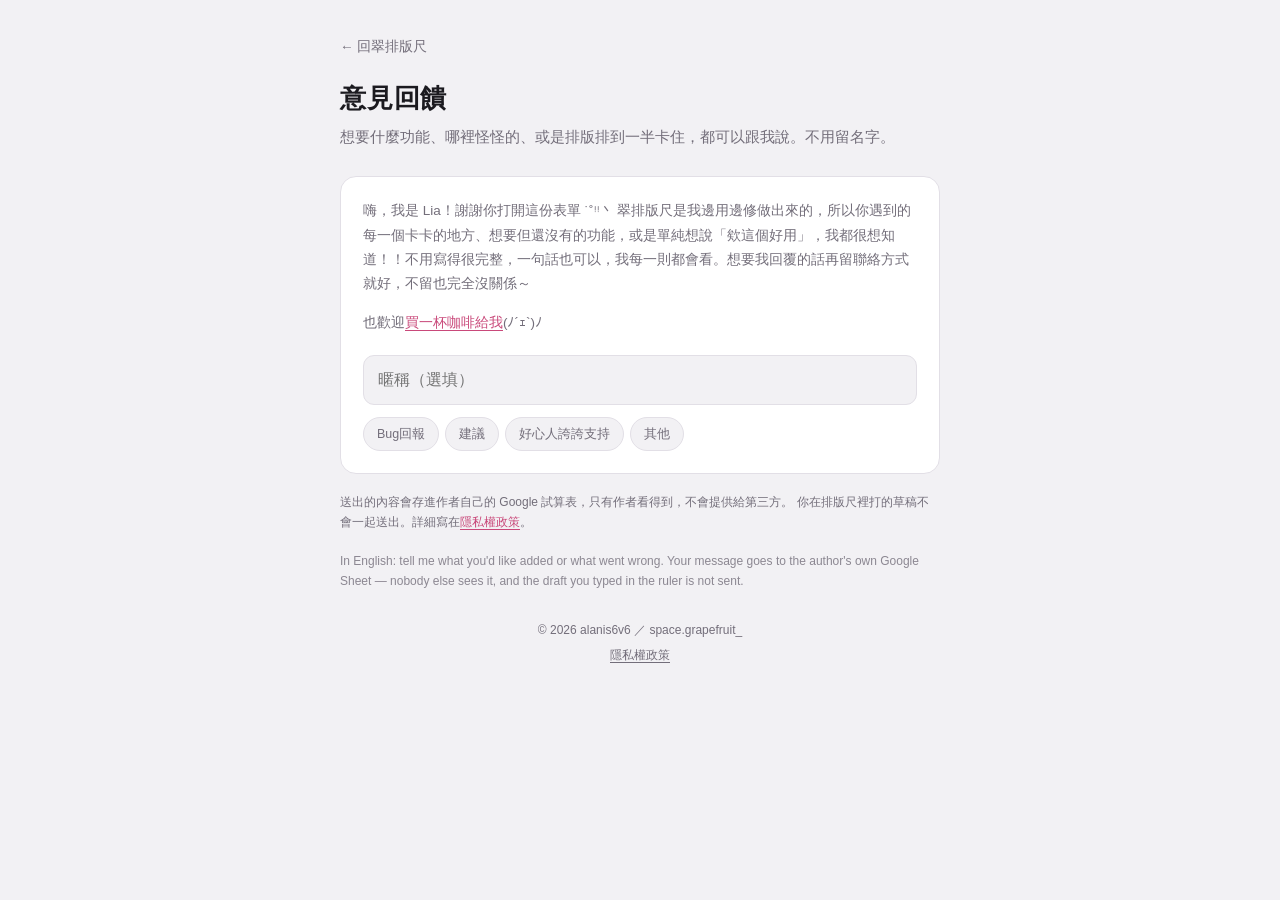
<file: feedback/index.html>
<!doctype html>
<html lang="zh-Hant">
<head>
<meta charset="utf-8">
<script>if(location.hostname==="alanis6v6.github.io")location.replace("https://spacegrapefruit.com"+location.pathname+location.search+(location.search?"&":"?")+"from=gh"+location.hash);else if(/[?&]from=gh(&|$)/.test(location.search))document.write('<script src="../intro.js"><\/script>');</script>
<meta name="viewport" content="width=device-width, initial-scale=1, viewport-fit=cover">
<meta name="robots" content="noindex, follow">
<title>意見回饋｜翠排版尺</title>
<link rel="icon" type="image/png" sizes="48x48" href="../extension/icons/icon48.png">
<link rel="stylesheet" href="../page.css">
</head>
<body>
<main>
  <a class="back" href="../">← 回翠排版尺</a>

  <h1>意見回饋</h1>
  <p class="lead">想要什麼功能、哪裡怪怪的、或是排版排到一半卡住，都可以跟我說。不用留名字。</p>

  <div class="card" id="feedbackMount"></div>

  <p class="note">
    送出的內容會存進作者自己的 Google 試算表，只有作者看得到，不會提供給第三方。
    你在排版尺裡打的草稿不會一起送出。詳細寫在<a href="../privacy">隱私權政策</a>。
  </p>

  <p class="note" lang="en" style="opacity:.8;">In English: tell me what you'd like added or what went wrong. Your message goes to the author's own Google Sheet — nobody else sees it, and the draft you typed in the ruler is not sent.</p>

  <p class="foot">
    <span>© 2026 alanis6v6 ／ space.grapefruit_</span>
    <span><a href="../privacy">隱私權政策</a></span>
  </p>
</main>

<script>
  // 統計只在正式網站跑（跟 app.js 同一個判斷，本機測試不會送出）
  if(location.protocol === "https:"){
    var ga = document.createElement("script");
    ga.src = "../analytics.js";
    document.head.appendChild(ga);
  }
</script>
<script src="../support-config.js"></script>
<script src="../support.js"></script>
</body>
</html>
</file>
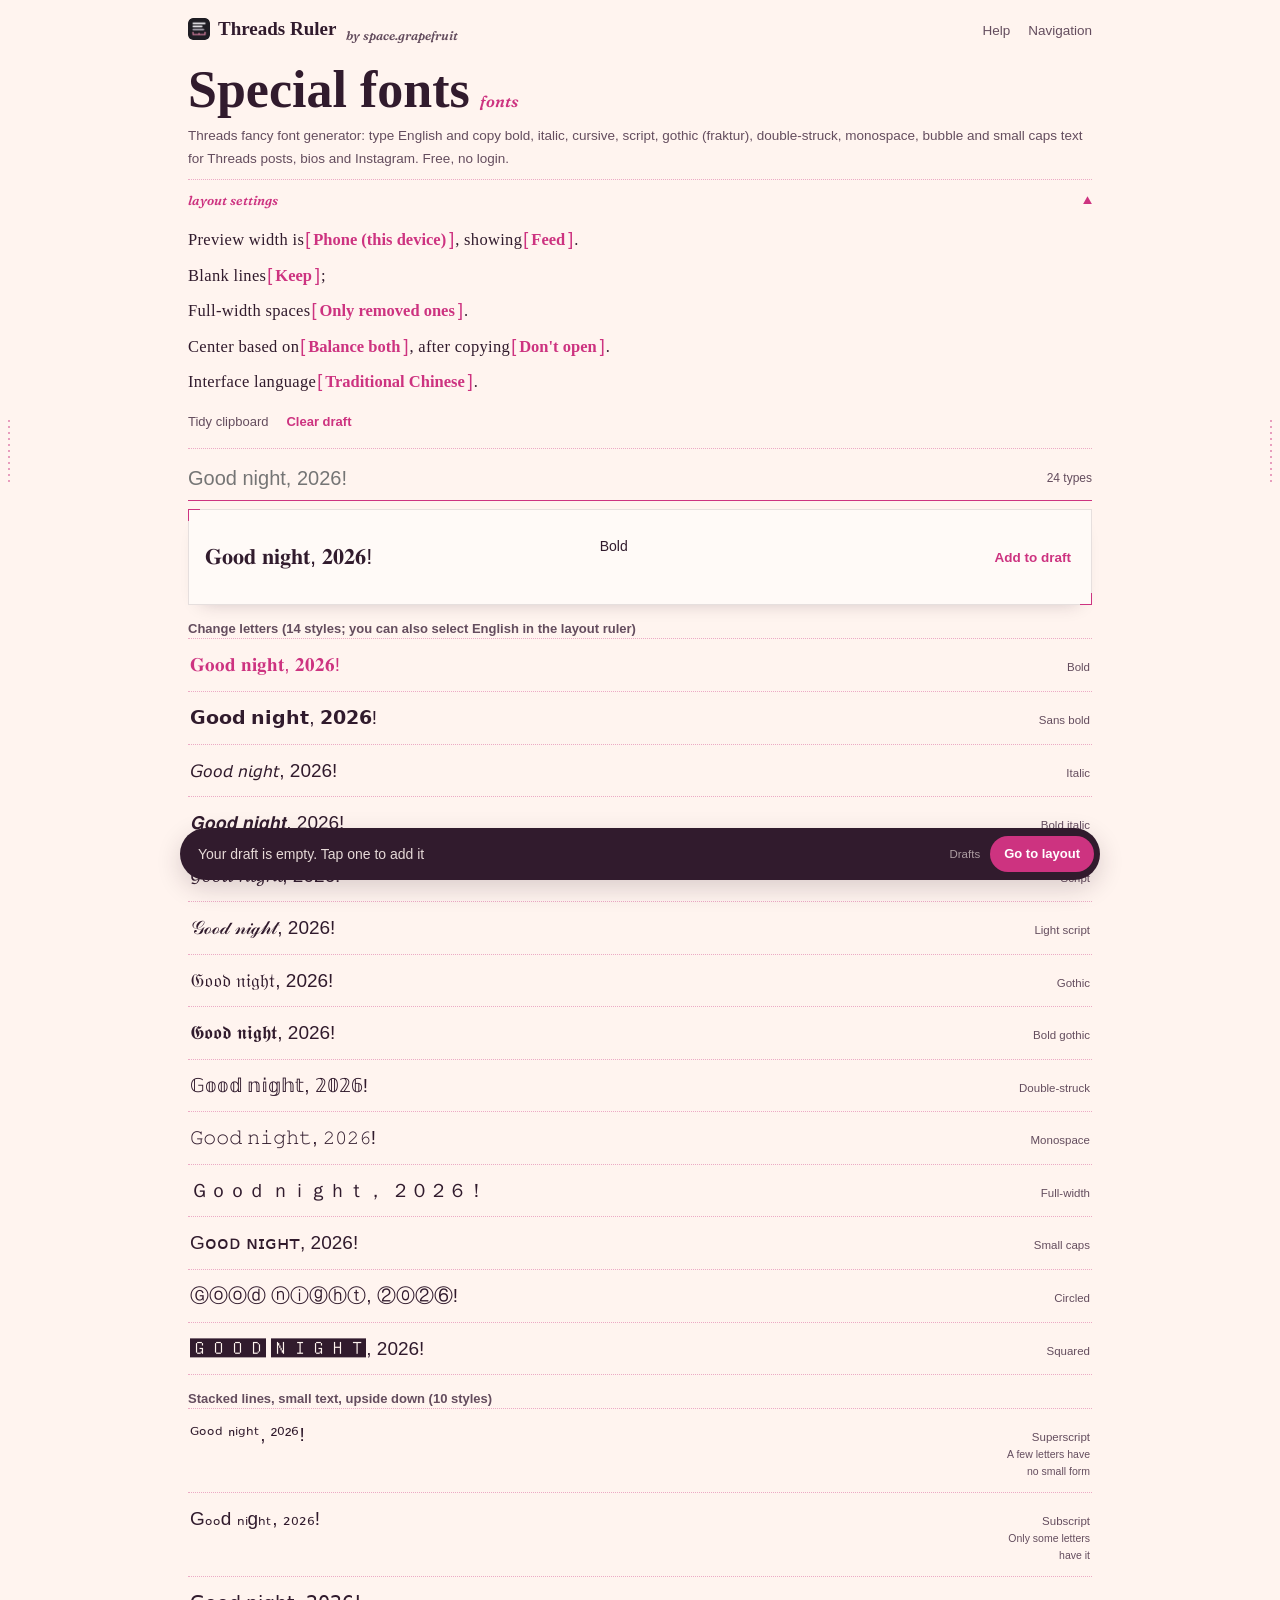
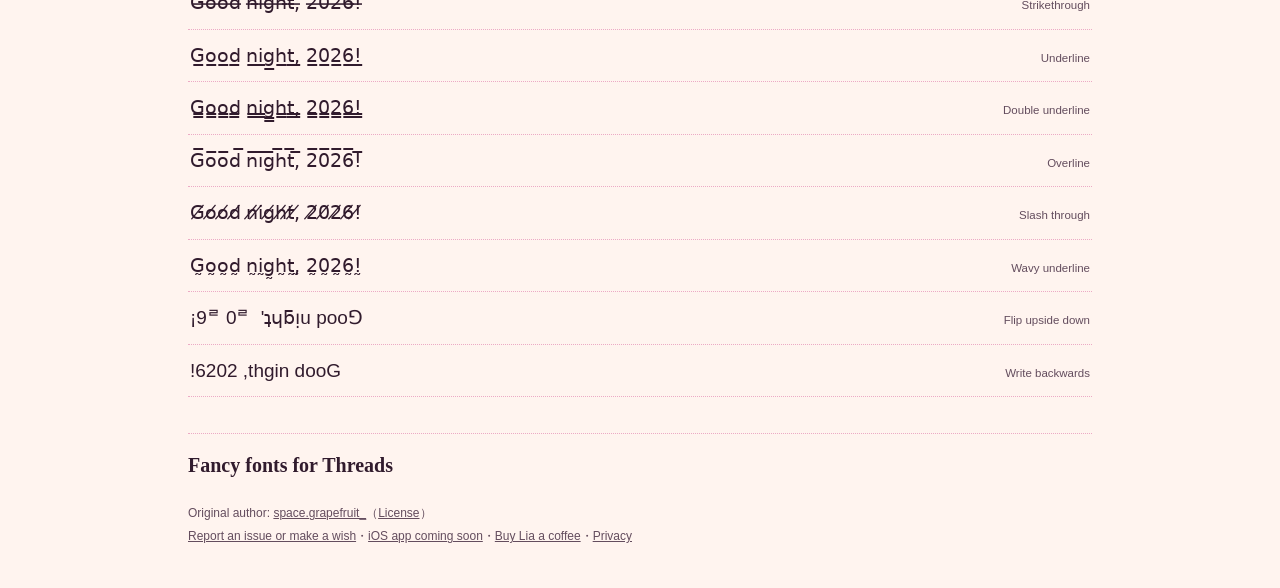
<file: fonts/index.html>
<!doctype html>
<!-- 這個檔案由 scripts/build-v2.py 產生，請改腳本或資料後重跑 -->
<html lang="zh-Hant">
<head>
<meta charset="utf-8">
<script>if(location.hostname==="alanis6v6.github.io")location.replace("https://spacegrapefruit.com"+location.pathname+location.search+(location.search?"&":"?")+"from=gh"+location.hash);else if(/[?&]from=gh(&|$)/.test(location.search))document.write('<script src="../intro.js"><\/script>');</script>
<meta name="viewport" content="width=device-width, initial-scale=1, viewport-fit=cover">
<title>脆（Threads）英文特殊字體轉換｜粗體、草寫、哥德、空心字｜翠排版尺</title>
<meta name="description" content="輸入英文，一次列出粗體、斜體、草寫、哥德、空心、打字機、圓圈等 14 種特殊字體，點一下複製貼到脆（翠、Threads）。也能直接在翠排版尺裡邊排版邊換字體。免費、免登入。">
<link rel="canonical" href="https://spacegrapefruit.com/threads-ruler/fonts/">
<meta property="og:type" content="website">
<meta property="og:site_name" content="翠排版尺">
<meta property="og:locale" content="zh_TW">
<meta property="og:url" content="https://spacegrapefruit.com/threads-ruler/fonts/">
<meta property="og:title" content="脆（Threads）英文特殊字體轉換｜粗體、草寫、哥德、空心字｜翠排版尺">
<meta property="og:description" content="輸入英文，一次列出粗體、斜體、草寫、哥德、空心、打字機、圓圈等 14 種特殊字體，點一下複製貼到脆（翠、Threads）。也能直接在翠排版尺裡邊排版邊換字體。免費、免登入。">
<meta property="og:image" content="https://spacegrapefruit.com/threads-ruler/pwa/og.png">
<meta property="og:image:width" content="1200">
<meta property="og:image:height" content="630">
<meta property="og:image:alt" content="翠排版尺：照脆實際的寬度，排好再貼上">
<meta name="twitter:card" content="summary_large_image">
<meta name="twitter:title" content="脆（Threads）英文特殊字體轉換｜粗體、草寫、哥德、空心字｜翠排版尺">
<meta name="twitter:description" content="輸入英文，一次列出粗體、斜體、草寫、哥德、空心、打字機、圓圈等 14 種特殊字體，點一下複製貼到脆（翠、Threads）。也能直接在翠排版尺裡邊排版邊換字體。免費、免登入。">
<meta name="twitter:image" content="https://spacegrapefruit.com/threads-ruler/pwa/og.png">
<meta name="google-site-verification" content="ghoEwvY5nRQOTAAiX5Edc9oke00j4FwY9tMJfZ7Bkaw">
<link rel="icon" type="image/png" sizes="48x48" href="../extension/icons/icon48.png">
<link rel="manifest" href="../site.webmanifest">
<link rel="apple-touch-icon" href="../pwa/apple-touch-icon.png">
<meta name="apple-mobile-web-app-capable" content="yes">
<meta name="mobile-web-app-capable" content="yes">
<meta name="apple-mobile-web-app-title" content="翠排版尺">
<meta name="theme-color" content="#fbf3ee">
<script type="application/ld+json">{"@context": "https://schema.org", "@type": "WebApplication", "name": "翠排版尺：Threads 英文特殊字體轉換", "url": "https://spacegrapefruit.com/threads-ruler/fonts/", "applicationCategory": "UtilitiesApplication", "operatingSystem": "Any", "inLanguage": "zh-Hant", "offers": {"@type": "Offer", "price": "0", "priceCurrency": "TWD"}, "author": {"@type": "Person", "name": "space.grapefruit_", "url": "https://www.threads.com/@space.grapefruit_"}}</script>
<script type="application/ld+json">{"@context": "https://schema.org", "@type": "FAQPage", "mainEntity": [{"@type": "Question", "name": "翠（Threads）可以用粗體或花體字嗎？", "acceptedAnswer": {"@type": "Answer", "text": "翠沒有內建字體設定，但可以貼上長得像粗體、斜體、草寫、哥德體的 Unicode 符號。這些符號在電腦和手機的翠都看得到，排出來就像換了字體。"}}, {"@type": "Question", "name": "有哪些字體可以選？", "acceptedAnswer": {"@type": "Answer", "text": "粗體、黑體、斜體、粗斜體、草寫、細草寫、哥德、粗哥德、空心、打字機、全形、小型大寫、圓圈、方塊，共 14 種。粗體、黑體、空心、打字機、全形、圓圈連數字也會換。"}}, {"@type": "Question", "name": "中文也能換字體嗎？", "acceptedAnswer": {"@type": "Answer", "text": "不行。這些特殊字體只有英文字母和部分數字的版本，中文和標點會保持原樣，所以中英混打也不會壞掉。"}}, {"@type": "Question", "name": "換了字體之後，搜尋還找得到嗎？", "acceptedAnswer": {"@type": "Answer", "text": "找不到。特殊字體在系統眼裡是符號，不是字母，搜尋和 hashtag 都比對不到，螢幕報讀器也唸不出來。關鍵字和 hashtag 建議保持一般字，只把標題或想強調的詞換成特殊字體。"}}, {"@type": "Question", "name": "排好的字體可以再換回一般字嗎？", "acceptedAnswer": {"@type": "Answer", "text": "可以。在翠排版尺的預覽裡選取已經換過字體的英文，選「一般」就會換回來，也可以直接換成另一種字體，不用重打。"}}, {"@type": "Question", "name": "刪除線、底線中文也能用嗎？", "acceptedAnswer": {"@type": "Answer", "text": "這裡只幫英文字母、數字、符號加線，中文跳過不加。刪除線、底線這些是在字後面疊一條組合用的線，很多手機字型疊在中文字上會變成方框，貼到脆反而難看。"}}, {"@type": "Question", "name": "標點符號也能換字體嗎？", "acceptedAnswer": {"@type": "Answer", "text": "大部分不行。粗體、草寫、哥德這些字體在 Unicode 裡只有英文字母（有些連數字），沒有對應的標點，所以逗號、驚嘆號會維持原樣。例外是「全形」：！？（）＃＠這些標點都有全形版本，會一起換；刪除線、底線這類疊線，還有「倒過來」，也會套到標點上。"}}, {"@type": "Question", "name": "上標、下標為什麼有些字母沒變？", "acceptedAnswer": {"@type": "Answer", "text": "Unicode 只有部分字母有上標、下標的小字（例如上標沒有 q，下標只有 a、e、h、i 等十幾個），沒有的會保持原樣。"}}]}</script>
<script>document.documentElement.className += " js";
// 宋體是 Google Fonts 的切片檔，一個字一包、到的時間不一樣，先到的粗、還沒到的先用系統細宋體，標題會一字粗一字細。
// 這頁用到的宋體字全部到了才一起露出來；最多等 2.5 秒，網路太慢就先照原樣顯示。
(function(d){
  var h = d.documentElement;
  try{ if(localStorage.getItem("threads-ruler-set-open") === "0") h.className += " set-shut"; }catch(e){}   // 排版設定上次收起來：先收好再畫
  if(!d.fonts || !d.fonts.load) return;
  h.className += " fw";
  var show = function(){ h.classList.remove("fw"); }, fam = '"Noto Serif TC"';
  try{ if(localStorage.getItem("threads-ruler-lang") === "ja") fam += ', "Noto Serif JP"'; }catch(e){}   // 日文才要等日文版（顔、絵、区），中文頁不多抓一個檔
  setTimeout(show, 2500);
  d.addEventListener("DOMContentLoaded", function(){
    var t = "";
    d.querySelectorAll(".head h1, .sent, .gtitle h2, .guide h3, .tour b").forEach(function(e){ t += e.textContent; });
    Promise.all(["500", "600", "900"].map(function(w){ return d.fonts.load(w + " 1em " + fam, t); })).then(show, show);
  });
})(document);</script>
<link rel="preconnect" href="https://fonts.googleapis.com"><link rel="preconnect" href="https://fonts.gstatic.com" crossorigin>
<link rel="stylesheet" href="https://fonts.googleapis.com/css2?family=Fraunces:ital,opsz,wght@1,9..144,600&display=swap">
<link rel="stylesheet" href="https://fonts.googleapis.com/css2?family=Noto+Serif+TC:wght@500;600;900&amp;family=Noto+Serif+JP:wght@500;600;900&amp;display=swap&amp;text=%20%22%23%27%28%29%2B%2C-.0123456789%3B%3DABCDEFGHIJKLMOPRSTUW%5B%5Dabcdefghijklmnoprstuvwxyz%7B%7D%C2%B7%E2%80%9C%E2%80%9D%E2%86%92%E3%80%81%E3%80%82%E3%80%8C%E3%80%8D%E3%81%82%E3%81%84%E3%81%88%E3%81%8A%E3%81%8B%E3%81%8C%E3%81%8D%E3%81%8F%E3%81%91%E3%81%93%E3%81%95%E3%81%97%E3%81%99%E3%81%9B%E3%81%9D%E3%81%9E%E3%81%9F%E3%81%A0%E3%81%A3%E3%81%A4%E3%81%A6%E3%81%A7%E3%81%A8%E3%81%A9%E3%81%AA%E3%81%AB%E3%81%AE%E3%81%AF%E3%81%B8%E3%81%B9%E3%81%BB%E3%81%BE%E3%82%81%E3%82%82%E3%82%84%E3%82%89%E3%82%8A%E3%82%8B%E3%82%8C%E3%82%8D%E3%82%8F%E3%82%92%E3%82%93%E3%82%A2%E3%82%A3%E3%82%A4%E3%82%A6%E3%82%A9%E3%82%AA%E3%82%AB%E3%82%B3%E3%82%B8%E3%82%B9%E3%82%BD%E3%82%BF%E3%83%83%E3%83%84%E3%83%88%E3%83%89%E3%83%8B%E3%83%90%E3%83%93%E3%83%94%E3%83%95%E3%83%97%E3%83%9A%E3%83%9B%E3%83%9E%E3%83%A0%E3%83%A1%E3%83%A5%E3%83%AB%E3%83%AC%E3%83%B3%E3%83%BB%E3%83%BC%E4%B8%80%E4%B8%8A%E4%B8%8B%E4%B8%8D%E4%B8%A1%E4%B8%AD%E4%B8%B2%E4%B8%BB%E4%B9%8B%E4%B9%9F%E4%BA%86%E4%BA%9B%E4%BB%80%E4%BB%8B%E4%BB%96%E4%BB%A5%E4%BB%B6%E4%BD%8D%E4%BD%93%E4%BD%A0%E4%BE%86%E4%BE%9D%E4%BF%9D%E5%80%8B%E5%85%A5%E5%85%A8%E5%85%A9%E5%85%AD%E5%85%B6%E5%85%B7%E5%86%8D%E5%87%A6%E5%87%BA%E5%88%86%E5%88%87%E5%88%97%E5%88%AA%E5%88%B0%E5%89%87%E5%8A%9B%E5%8A%A0%E5%8B%95%E5%8C%BA%E5%8D%8A%E5%8E%BB%E5%8F%96%E5%8F%A5%E5%8F%AF%E5%8F%B3%E5%8F%B7%E5%90%83%E5%90%84%E5%93%AA%E5%96%AE%E5%97%8E%E5%9B%9E%E5%9B%BD%E5%9C%A8%E5%9E%8B%E5%9F%BA%E5%A2%9E%E5%A4%89%E5%A4%A7%E5%A4%AE%E5%A5%BD%E5%AD%90%E5%AD%97%E5%AE%9A%E5%AE%9F%E5%AF%84%E5%AF%A6%E5%AF%AC%E5%B0%8B%E5%B0%B1%E5%B0%BA%E5%B7%A5%E5%B7%A6%E5%B9%85%E5%B9%BE%E5%BA%95%E5%BA%A6%E5%BD%A2%E5%BE%8C%E5%BE%97%E6%88%96%E6%88%BB%E6%89%8B%E6%89%93%E6%89%BE%E6%8A%95%E6%8A%98%E6%8A%9E%E6%8A%BC%E6%8C%81%E6%8C%89%E6%8C%91%E6%8C%BF%E6%8E%89%E6%8E%92%E6%8E%A5%E6%8F%83%E6%8F%92%E6%8F%9B%E6%90%9C%E6%94%B6%E6%95%B4%E6%96%87%E6%96%B0%E6%96%B9%E6%97%A5%E6%98%AF%E6%99%82%E6%9B%B8%E6%9B%BF%E6%9C%83%E6%9C%89%E6%9C%AB%E6%9C%AC%E6%9E%A0%E6%A1%86%E6%A2%9D%E6%A8%99%E6%A8%A3%E6%A9%9F%E6%AE%8A%E6%AF%8D%E6%B2%92%E6%B6%88%E6%B8%B8%E6%BA%96%E6%BB%91%E7%82%BA%E7%85%A7%E7%89%88%E7%89%B9%E7%8D%A8%E7%90%86%E7%94%A8%E7%94%BB%E7%95%99%E7%95%AB%E7%99%BC%E7%99%BD%E7%9A%84%E7%9B%B4%E7%9C%8B%E7%A4%BA%E7%A7%BB%E7%A8%BF%E7%A9%BA%E7%AB%AF%E7%AC%A6%E7%B2%97%E7%B5%B5%E7%B7%9A%E7%B7%A3%E7%B9%81%E7%BD%AE%E7%BF%A0%E8%83%BD%E8%84%86%E8%85%A6%E8%87%AA%E8%88%AC%E8%8A%B1%E8%8B%B1%E8%8D%89%E8%91%89%E8%99%95%E8%99%9F%E8%A1%8C%E8%A1%A8%E8%A1%B7%E8%A2%AB%E8%A3%A1%E8%A3%BD%E8%A4%87%E8%A6%81%E8%A6%8B%E8%A6%BD%E8%A7%92%E8%A8%80%E8%A8%98%E8%A8%AD%E8%A9%B1%E8%AA%9E%E8%AE%8A%E8%B2%BC%E8%B5%B7%E8%B7%B3%E8%BD%89%E8%BF%BD%E9%80%99%E9%80%B2%E9%81%B8%E9%82%84%E9%82%8A%E9%82%A3%E9%83%A8%E9%83%BD%E9%96%8B%E9%96%93%E9%97%9C%E9%99%A4%E9%9A%94%E9%9A%9B%E9%9A%A8%E9%9B%BB%E9%9D%A0%E9%9D%A2%E9%A0%81%E9%A0%90%E9%A1%8F%E9%A1%94%E9%A1%AF%E9%AB%94%E9%BA%BC%E9%BB%91%E9%BB%92%E9%BB%9E%E9%BC%A0%EA%B0%80%EA%B0%81%EA%B0%84%EA%B0%9C%EA%B2%80%EA%B2%83%EA%B2%8C%EA%B3%A0%EA%B3%B5%EA%B3%BC%EA%B5%AC%EA%B5%AD%EA%B7%B8%EA%B8%80%EA%B8%B0%EA%BC%B4%EA%BE%B8%EA%BF%80%EA%BF%94%EB%80%8C%EB%81%8C%EB%81%94%EB%81%9D%EB%82%98%EB%84%88%EB%88%84%EB%88%8C%EB%89%B4%EB%8A%94%EB%8B%A4%EB%8C%80%EB%8D%B0%EB%8F%84%EB%8F%8C%EB%8F%99%EB%8F%BC%EB%90%98%EB%91%90%EB%91%98%EB%92%A4%EB%93%9C%EB%93%A0%EB%93%A4%EB%94%B0%EB%95%8C%EB%9D%BC%EB%9E%98%EB%9F%AC%EB%A0%88%EB%A0%A4%EB%A0%A5%EB%A0%AC%EB%A0%B8%EB%A1%9C%EB%A5%B4%EB%A5%B8%EB%A5%BC%EB%A6%AC%EB%A7%88%EB%A7%89%EB%A7%8C%EB%A7%90%EB%A9%94%EB%A9%B4%EB%AA%A8%EB%AC%B8%EB%AC%BC%EB%AF%B8%EB%B0%94%EB%B0%98%EB%B0%B1%EB%B2%88%EB%B3%B4%EB%B3%B5%EB%B3%B8%EB%B6%80%EB%B6%84%EB%B6%99%EB%B9%84%EB%B9%88%EC%82%AC%EC%83%88%EC%84%9C%EC%84%A0%EC%84%A4%EC%84%B1%EC%84%B8%EC%88%98%EC%8A%A4%EC%8A%B5%EC%8B%9C%EC%8B%A4%EC%95%84%EC%95%88%EC%95%8A%EC%96%B4%EC%96%B8%EC%97%90%EC%97%AC%EC%97%B0%EC%97%B4%EC%98%81%EC%98%88%EC%98%A4%EC%98%AC%EC%98%AE%EC%99%80%EC%99%BC%EC%9A%94%EC%9A%A9%EC%9A%B0%EC%9A%B4%EC%9B%83%EC%9C%84%EC%9C%A0%EC%9C%BC%EC%9D%80%EC%9D%84%EC%9D%98%EC%9D%B4%EC%9D%B8%EC%9D%BC%EC%9E%85%EC%9E%88%EC%9E%90%EC%9E%91%EC%9E%A5%EC%A0%84%EC%A0%91%EC%A0%95%EC%A0%9C%EC%A4%80%EC%A4%84%EC%A4%91%EC%A4%98%EC%A7%80%EC%AA%BD%EC%B0%BD%EC%B2%98%EC%B2%B4%EC%B4%88%EC%B6%94%EC%B9%98%EC%B9%B8%EC%BB%A4%EC%BB%B4%EC%BD%98%ED%81%B0%ED%83%9D%ED%84%B0%ED%8A%B9%ED%8B%B0%ED%8E%98%ED%8F%AD%ED%8F%B0%ED%91%9C%ED%93%A8%ED%94%BC%ED%95%98%ED%95%9C%ED%95%A8%ED%95%B4%ED%98%B8%ED%99%88%ED%99%94%ED%9B%84%ED%9C%B4%EF%BC%88%EF%BC%89%EF%BC%8B%EF%BC%8C%EF%BC%9B%EF%BC%9F">
<link rel="stylesheet" href="../v2/shell.css">
<link rel="stylesheet" href="../v2/pick.css">
<link rel="stylesheet" href="../v2/fonts.css">
</head>
<body>
<header class="top">
  <div class="brand"><a class="b-tool" href="../"><img src="../pwa/icon-192.png" width="22" height="22" alt="">翠排版尺</a><a class="b-by" href="https://spacegrapefruit.com/">by space.grapefruit</a></div>
  <nav class="top-acts"><a href="#guide">說明</a><button type="button" id="tourBtn">導覽</button></nav>
</header>
<main>
<div class="head">
  <h1>特殊字體<i lang="en">fonts</i></h1>
  <p class="ans" id="ans"><b>脆的特殊字體</b>是長得像字母的 Unicode 符號：打一行字，24 種樣式一起換好，點兩下複製。粗體、草寫、哥德之外，還有刪除線、底線、上標小字、倒過來寫。</p>
  <p class="en-lead ans-en" lang="en">Threads fancy font generator: type English and copy bold, italic, cursive, script, gothic (fraktur), double-struck, monospace, bubble and small caps text for Threads posts, bios and Instagram. Free, no login.</p>
  <button type="button" class="more" data-more="ans" aria-expanded="false">看完整說明</button>
</div>
<section class="settings" id="settings" aria-label="排版設定">
  <button type="button" class="lab" id="setToggle" aria-expanded="true" aria-controls="setBody"><span>layout settings</span><i class="tri" aria-hidden="true"></i></button>
  <div class="set-body" id="setBody">
  <p class="sent">預覽寬度是<button type="button" class="w" data-set="width"></button>，顯示<button type="button" class="w" data-set="view"></button>。<br>空白行<button type="button" class="w" data-set="blank"></button>；<br>半形空白轉全形<button type="button" class="w" data-set="spaces"></button>。<br>置中依照<button type="button" class="w" data-set="center"></button>，複製後<button type="button" class="w" data-set="open"></button>。<br>介面語言<button type="button" class="w" data-set="lang"></button>。</p>
  <div class="sent-tail"><button type="button" class="chip" id="tidyClip">整理剪貼簿</button><button type="button" class="chip go" id="clearDraft">清空草稿</button></div>
  </div>
</section>
<label class="font-in"><span class="vh">要轉換的字</span><input id="fontIn" type="text" placeholder="Good night, 2026!" autocomplete="off" spellcheck="false"><small>24 種</small></label>
<div class="pick-card">
  <button type="button" class="pick-now font" id="pickNow" aria-label="複製這一行"></button>
  <p class="pick-name" id="pickName"></p>
  <div class="acts"><button type="button" class="chip go" id="pickAdd">加進草稿</button></div>
</div>
<ul class="font-list">
  <li><h2>換字母（14 種，排版尺裡選取英文也能換）</h2></li><li><button type="button" data-style="bold" aria-pressed="false"><span class="t">𝐆𝐨𝐨𝐝 𝐧𝐢𝐠𝐡𝐭, 𝟐𝟎𝟐𝟔!</span><span class="n">粗體</span></button></li><li><button type="button" data-style="sansbold" aria-pressed="false"><span class="t">𝗚𝗼𝗼𝗱 𝗻𝗶𝗴𝗵𝘁, 𝟮𝟬𝟮𝟲!</span><span class="n">黑體</span></button></li><li><button type="button" data-style="italic" aria-pressed="false"><span class="t">𝘎𝘰𝘰𝘥 𝘯𝘪𝘨𝘩𝘵, 2026!</span><span class="n">斜體</span></button></li><li><button type="button" data-style="bolditalic" aria-pressed="false"><span class="t">𝙂𝙤𝙤𝙙 𝙣𝙞𝙜𝙝𝙩, 2026!</span><span class="n">粗斜體</span></button></li><li><button type="button" data-style="script" aria-pressed="false"><span class="t">𝓖𝓸𝓸𝓭 𝓷𝓲𝓰𝓱𝓽, 2026!</span><span class="n">草寫</span></button></li><li><button type="button" data-style="scriptlight" aria-pressed="false"><span class="t">𝒢ℴℴ𝒹 𝓃𝒾ℊ𝒽𝓉, 2026!</span><span class="n">細草寫</span></button></li><li><button type="button" data-style="fraktur" aria-pressed="false"><span class="t">𝔊𝔬𝔬𝔡 𝔫𝔦𝔤𝔥𝔱, 2026!</span><span class="n">哥德</span></button></li><li><button type="button" data-style="frakturbold" aria-pressed="false"><span class="t">𝕲𝖔𝖔𝖉 𝖓𝖎𝖌𝖍𝖙, 2026!</span><span class="n">粗哥德</span></button></li><li><button type="button" data-style="double" aria-pressed="false"><span class="t">𝔾𝕠𝕠𝕕 𝕟𝕚𝕘𝕙𝕥, 𝟚𝟘𝟚𝟞!</span><span class="n">空心</span></button></li><li><button type="button" data-style="mono" aria-pressed="false"><span class="t">𝙶𝚘𝚘𝚍 𝚗𝚒𝚐𝚑𝚝, 𝟸𝟶𝟸𝟼!</span><span class="n">打字機</span></button></li><li><button type="button" data-style="wide" aria-pressed="false"><span class="t">Ｇｏｏｄ ｎｉｇｈｔ， ２０２６！</span><span class="n">全形</span></button></li><li><button type="button" data-style="smallcaps" aria-pressed="false"><span class="t">Gᴏᴏᴅ ɴɪɢʜᴛ, 2026!</span><span class="n">小型大寫</span></button></li><li><button type="button" data-style="circled" aria-pressed="false"><span class="t">Ⓖⓞⓞⓓ ⓝⓘⓖⓗⓣ, ②⓪②⑥!</span><span class="n">圓圈</span></button></li><li><button type="button" data-style="boxed" aria-pressed="false"><span class="t">🅶🅾🅾🅳 🅽🅸🅶🅷🆃, 2026!</span><span class="n">方塊</span></button></li>
  <li><h2>疊線、小字、倒過來（10 種）</h2></li><li><button type="button" data-style="sup" aria-pressed="false"><span class="t">ᴳᵒᵒᵈ ⁿⁱᵍʰᵗ, ²⁰²⁶!</span><span class="n">上標小字<small>少數字母沒有小字</small></span></button></li><li><button type="button" data-style="sub" aria-pressed="false"><span class="t">Gₒₒd ₙᵢgₕₜ, ₂₀₂₆!</span><span class="n">下標小字<small>只有部分字母有</small></span></button></li><li><button type="button" data-style="strike" aria-pressed="false"><span class="t">G̶o̶o̶d̶ n̶i̶g̶h̶t̶,̶ 2̶0̶2̶6̶!̶</span><span class="n">刪除線</span></button></li><li><button type="button" data-style="under" aria-pressed="false"><span class="t">G̲o̲o̲d̲ n̲i̲g̲h̲t̲,̲ 2̲0̲2̲6̲!̲</span><span class="n">底線</span></button></li><li><button type="button" data-style="dunder" aria-pressed="false"><span class="t">G̳o̳o̳d̳ n̳i̳g̳h̳t̳,̳ 2̳0̳2̳6̳!̳</span><span class="n">雙底線</span></button></li><li><button type="button" data-style="over" aria-pressed="false"><span class="t">G̅o̅o̅d̅ n̅i̅g̅h̅t̅,̅ 2̅0̅2̅6̅!̅</span><span class="n">上劃線</span></button></li><li><button type="button" data-style="slash" aria-pressed="false"><span class="t">G̸o̸o̸d̸ n̸i̸g̸h̸t̸,̸ 2̸0̸2̸6̸!̸</span><span class="n">斜線劃掉</span></button></li><li><button type="button" data-style="wave" aria-pressed="false"><span class="t">G̰o̰o̰d̰ n̰ḭg̰h̰t̰,̰ 2̰0̰2̰6̰!̰</span><span class="n">波浪底線</span></button></li><li><button type="button" data-style="flip" aria-pressed="false"><span class="t">¡9ᄅ0ᄅ &#x27;ʇɥƃᴉu poo⅁</span><span class="n">倒過來</span></button></li><li><button type="button" data-style="mirror" aria-pressed="false"><span class="t">!6202 ,thgin dooG</span><span class="n">倒著寫</span></button></li>
</ul>
<div class="ad-slot" data-ad-slot="3351567890" hidden></div>
<div class="gtitle"><h2>脆（翠、Threads）英文特殊字體</h2>
  <button type="button" class="chip" id="homeBtn" aria-expanded="false" aria-controls="homeHow" hidden>加到主畫面</button>
  <p class="home-how" id="homeHow" hidden></p>
</div>
<details class="guide" id="guide">
  <summary><span>說明與常見問題</span></summary>
  <p class="lead">脆的貼文沒有字體選單，大家看到的粗體、草寫、花體英文，其實是長得像字母的 Unicode 符號。這一頁一次列出 24 種：粗體、斜體、草寫、哥德、空心、打字機、全形、圓圈、方塊這些換的是字母本身；刪除線、底線、上劃線這些是在每個英文字母、數字後面疊一條線（中文不加，很多字型疊在中文上會變方框）；上標、下標小字跟倒過來寫，適合當小註解或彩蛋。打字就會一起換，點兩下複製，或加進草稿跟顏文字一起排版。</p>
  <div class="qas"><h3>翠（Threads）可以用粗體或花體字嗎？</h3><p>翠沒有內建字體設定，但可以貼上長得像粗體、斜體、草寫、哥德體的 Unicode 符號。這些符號在電腦和手機的翠都看得到，排出來就像換了字體。</p><h3>有哪些字體可以選？</h3><p>粗體、黑體、斜體、粗斜體、草寫、細草寫、哥德、粗哥德、空心、打字機、全形、小型大寫、圓圈、方塊，共 14 種。粗體、黑體、空心、打字機、全形、圓圈連數字也會換。</p><h3>中文也能換字體嗎？</h3><p>不行。這些特殊字體只有英文字母和部分數字的版本，中文和標點會保持原樣，所以中英混打也不會壞掉。</p><h3>換了字體之後，搜尋還找得到嗎？</h3><p>找不到。特殊字體在系統眼裡是符號，不是字母，搜尋和 hashtag 都比對不到，螢幕報讀器也唸不出來。關鍵字和 hashtag 建議保持一般字，只把標題或想強調的詞換成特殊字體。</p><h3>排好的字體可以再換回一般字嗎？</h3><p>可以。在翠排版尺的預覽裡選取已經換過字體的英文，選「一般」就會換回來，也可以直接換成另一種字體，不用重打。</p><h3>刪除線、底線中文也能用嗎？</h3><p>這裡只幫英文字母、數字、符號加線，中文跳過不加。刪除線、底線這些是在字後面疊一條組合用的線，很多手機字型疊在中文字上會變成方框，貼到脆反而難看。</p><h3>標點符號也能換字體嗎？</h3><p>大部分不行。粗體、草寫、哥德這些字體在 Unicode 裡只有英文字母（有些連數字），沒有對應的標點，所以逗號、驚嘆號會維持原樣。例外是「全形」：！？（）＃＠這些標點都有全形版本，會一起換；刪除線、底線這類疊線，還有「倒過來」，也會套到標點上。</p><h3>上標、下標為什麼有些字母沒變？</h3><p>Unicode 只有部分字母有上標、下標的小字（例如上標沒有 q，下標只有 a、e、h、i 等十幾個），沒有的會保持原樣。</p></div>
</details>
<p class="foot">原作者：<a href="https://www.threads.com/@space.grapefruit_" rel="noopener">space.grapefruit_</a>（<a href="https://github.com/alanis6v6/threads-ruler/blob/main/LICENSE" rel="noopener">授權條款</a>）<br><a href="../feedback/">回報問題或許願</a>・<a href="https://alanis6v6.github.io/#katsuji">iOS App 即將上架</a>・<a href="https://spacegrapefruit.com/coffee/" rel="noopener">請 Lia 喝一杯咖啡</a>・<a href="../privacy.html">隱私權</a></p>
</main>
<p class="toast" id="toast" role="status" aria-live="polite"></p>
<div class="strip"><span class="t" id="stripText"></span><span class="n" id="stripCount">草稿</span><a class="o" href="../">去排版</a></div>
<nav class="tabbar" aria-label="工具"><a href="../"><svg viewBox="0 0 24 24" aria-hidden="true"><path d="M4 6h16M4 12h10M4 18h13"/></svg>排版</a><a href="../kaomoji/"><svg viewBox="0 0 24 24" aria-hidden="true"><circle cx="12" cy="12" r="8.5"/><path d="M8.6 10.2h.01M15.4 10.2h.01M9 14.2c1.6 1.4 4.4 1.4 6 0"/></svg>顏文字</a><a href="../emoji/"><svg viewBox="0 0 24 24" aria-hidden="true"><path d="M12 20.5c-4.8-3.2-8.5-6.4-8.5-10.2A4.3 4.3 0 0 1 12 8a4.3 4.3 0 0 1 8.5 2.3c0 3.8-3.7 7-8.5 10.2z"/></svg>emoji</a><a href="../symbols/"><svg viewBox="0 0 24 24" aria-hidden="true"><path d="M12 3.5l2.4 5.6 6 .5-4.6 4 1.4 5.9L12 16.4 6.8 19.5l1.4-5.9-4.6-4 6-.5z"/></svg>符號</a><a href="../fonts/" aria-current="page"><svg viewBox="0 0 24 24" aria-hidden="true"><path d="M5 19 10.5 5h1L17 19M7.4 13.5h7.2"/></svg>字體</a><a href="../dividers/"><svg viewBox="0 0 24 24" aria-hidden="true"><path d="M3 12h4M10 12h4M17 12h4M12 7v.01M12 17v.01"/></svg>分隔線</a></nav>
<script src="../core.js"></script>
<script src="../i18n.js"></script>

<script src="../v2/shell.js"></script>
<script src="../v2/fonts-extra.js"></script>
<script src="../v2/fonts.js"></script>
<script>if(location.protocol === "https:"){ var ga = document.createElement("script"); ga.src = "../analytics.js"; document.head.appendChild(ga); if("serviceWorker" in navigator) navigator.serviceWorker.register("../sw.js").catch(function(){}); }</script>
</body>
</html>
</file>
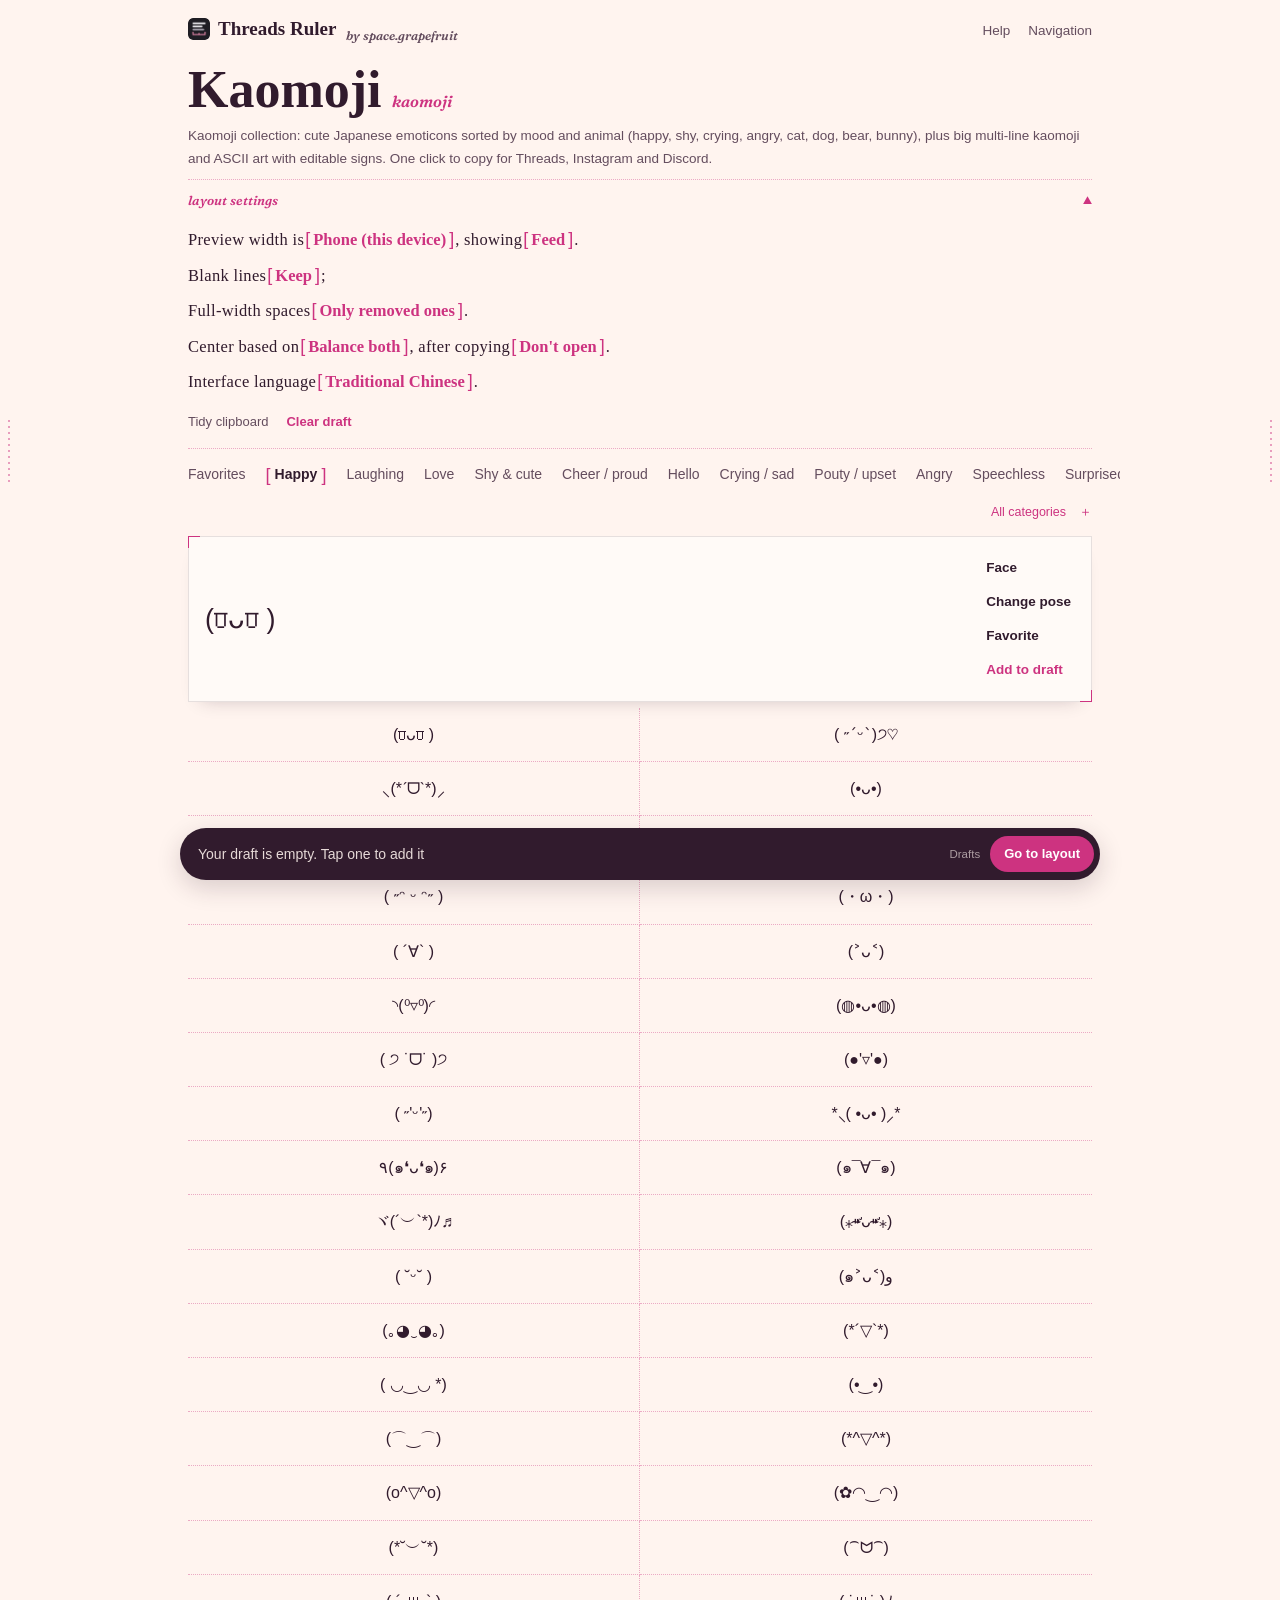
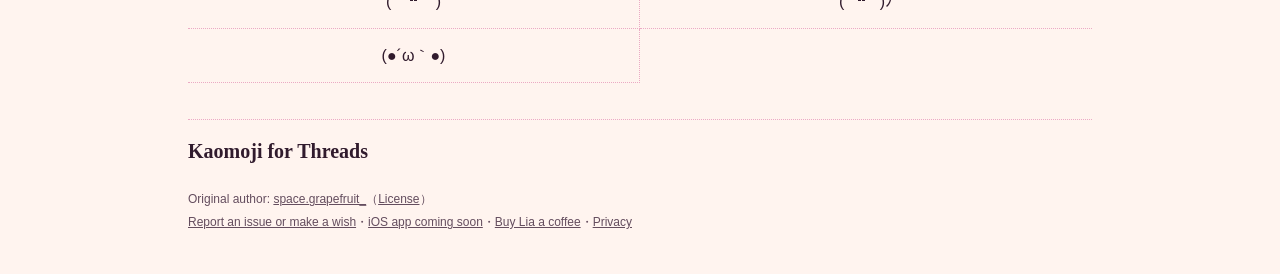
<file: kaomoji/index.html>
<!doctype html>
<!-- 這個檔案由 scripts/build-v2.py 產生，請改腳本或資料後重跑 -->
<html lang="zh-Hant">
<head>
<meta charset="utf-8">
<script>if(location.hostname==="alanis6v6.github.io")location.replace("https://spacegrapefruit.com"+location.pathname+location.search+(location.search?"&":"?")+"from=gh"+location.hash);else if(/[?&]from=gh(&|$)/.test(location.search))document.write('<script src="../intro.js"><\/script>');</script>
<meta name="viewport" content="width=device-width, initial-scale=1, viewport-fit=cover">
<title>顏文字大全｜一鍵複製，脆（Threads）、LINE、IG 都能用</title>
<meta name="description" content="免費線上顏文字大全：開心、害羞、哭哭、生氣到貓貓狗狗熊熊兔兔都分好類。點一個就能換臉、換動作，點兩下複製，或加進草稿一起排版，脆（Threads）、LINE、IG 都能貼。">
<link rel="canonical" href="https://spacegrapefruit.com/threads-ruler/kaomoji/">
<meta property="og:type" content="website">
<meta property="og:site_name" content="翠排版尺">
<meta property="og:locale" content="zh_TW">
<meta property="og:url" content="https://spacegrapefruit.com/threads-ruler/kaomoji/">
<meta property="og:title" content="顏文字大全｜一鍵複製，脆（Threads）、LINE、IG 都能用">
<meta property="og:description" content="免費線上顏文字大全：開心、害羞、哭哭、生氣到貓貓狗狗熊熊兔兔都分好類。點一個就能換臉、換動作，點兩下複製，或加進草稿一起排版，脆（Threads）、LINE、IG 都能貼。">
<meta property="og:image" content="https://spacegrapefruit.com/threads-ruler/pwa/og.png">
<meta property="og:image:width" content="1200">
<meta property="og:image:height" content="630">
<meta property="og:image:alt" content="翠排版尺：照脆實際的寬度，排好再貼上">
<meta name="twitter:card" content="summary_large_image">
<meta name="twitter:title" content="顏文字大全｜一鍵複製，脆（Threads）、LINE、IG 都能用">
<meta name="twitter:description" content="免費線上顏文字大全：開心、害羞、哭哭、生氣到貓貓狗狗熊熊兔兔都分好類。點一個就能換臉、換動作，點兩下複製，或加進草稿一起排版，脆（Threads）、LINE、IG 都能貼。">
<meta name="twitter:image" content="https://spacegrapefruit.com/threads-ruler/pwa/og.png">
<meta name="google-site-verification" content="ghoEwvY5nRQOTAAiX5Edc9oke00j4FwY9tMJfZ7Bkaw">
<link rel="icon" type="image/png" sizes="48x48" href="../extension/icons/icon48.png">
<link rel="manifest" href="../site.webmanifest">
<link rel="apple-touch-icon" href="../pwa/apple-touch-icon.png">
<meta name="apple-mobile-web-app-capable" content="yes">
<meta name="mobile-web-app-capable" content="yes">
<meta name="apple-mobile-web-app-title" content="翠排版尺">
<meta name="theme-color" content="#fbf3ee">
<script type="application/ld+json">{"@context": "https://schema.org", "@type": "WebApplication", "name": "翠排版尺：顏文字大全", "url": "https://spacegrapefruit.com/threads-ruler/kaomoji/", "applicationCategory": "UtilitiesApplication", "operatingSystem": "Any", "inLanguage": "zh-Hant", "offers": {"@type": "Offer", "price": "0", "priceCurrency": "TWD"}, "author": {"@type": "Person", "name": "space.grapefruit_", "url": "https://www.threads.com/@space.grapefruit_"}}</script>
<script type="application/ld+json">{"@context": "https://schema.org", "@type": "FAQPage", "mainEntity": [{"@type": "Question", "name": "顏文字要怎麼複製？", "acceptedAnswer": {"@type": "Answer", "text": "點兩下顏文字就會複製到剪貼簿，回脆或其他 App 貼上就好；也可以先點一下，再點上面小卡裡的大顏文字複製。"}}, {"@type": "Question", "name": "排版時怎麼換顏文字的表情？", "acceptedAnswer": {"@type": "Answer", "text": "在翠排版尺的預覽裡點有粉紅虛線的顏文字，就能單獨換臉或換手勢，懶得挑就按骰子隨機。"}}, {"@type": "Question", "name": "換臉會不會把手勢弄掉？", "acceptedAnswer": {"@type": "Answer", "text": "不會。換臉只換括號裡的表情，括號外的手、桌子、音符都留著；括號裡貼著括號的手（像翻桌的 ╯）也算手勢的一部分，換動作時才會一起換掉。"}}]}</script>
<script>document.documentElement.className += " js";
// 宋體是 Google Fonts 的切片檔，一個字一包、到的時間不一樣，先到的粗、還沒到的先用系統細宋體，標題會一字粗一字細。
// 這頁用到的宋體字全部到了才一起露出來；最多等 2.5 秒，網路太慢就先照原樣顯示。
(function(d){
  var h = d.documentElement;
  try{ if(localStorage.getItem("threads-ruler-set-open") === "0") h.className += " set-shut"; }catch(e){}   // 排版設定上次收起來：先收好再畫
  if(!d.fonts || !d.fonts.load) return;
  h.className += " fw";
  var show = function(){ h.classList.remove("fw"); }, fam = '"Noto Serif TC"';
  try{ if(localStorage.getItem("threads-ruler-lang") === "ja") fam += ', "Noto Serif JP"'; }catch(e){}   // 日文才要等日文版（顔、絵、区），中文頁不多抓一個檔
  setTimeout(show, 2500);
  d.addEventListener("DOMContentLoaded", function(){
    var t = "";
    d.querySelectorAll(".head h1, .sent, .gtitle h2, .guide h3, .tour b").forEach(function(e){ t += e.textContent; });
    Promise.all(["500", "600", "900"].map(function(w){ return d.fonts.load(w + " 1em " + fam, t); })).then(show, show);
  });
})(document);</script>
<link rel="preconnect" href="https://fonts.googleapis.com"><link rel="preconnect" href="https://fonts.gstatic.com" crossorigin>
<link rel="stylesheet" href="https://fonts.googleapis.com/css2?family=Fraunces:ital,opsz,wght@1,9..144,600&display=swap">
<link rel="stylesheet" href="https://fonts.googleapis.com/css2?family=Noto+Serif+TC:wght@500;600;900&amp;family=Noto+Serif+JP:wght@500;600;900&amp;display=swap&amp;text=%20%22%23%27%28%29%2B%2C-.0123456789%3B%3DABCDEFGHIJKLMOPRSTUW%5B%5Dabcdefghijklmnopqrstuvwxyz%7B%7D~%C2%B7%E2%80%94%E2%80%9C%E2%80%9D%E2%80%A6%E2%86%92%E3%80%81%E3%80%82%E3%80%8C%E3%80%8D%E3%81%82%E3%81%84%E3%81%86%E3%81%88%E3%81%8A%E3%81%8B%E3%81%8C%E3%81%8D%E3%81%8E%E3%81%8F%E3%81%90%E3%81%91%E3%81%93%E3%81%95%E3%81%97%E3%81%98%E3%81%99%E3%81%9B%E3%81%9D%E3%81%9E%E3%81%9F%E3%81%A0%E3%81%A1%E3%81%A3%E3%81%A4%E3%81%A6%E3%81%A7%E3%81%A8%E3%81%A9%E3%81%AA%E3%81%AB%E3%81%AD%E3%81%AE%E3%81%AF%E3%81%B3%E3%81%B5%E3%81%B8%E3%81%B9%E3%81%BB%E3%81%BE%E3%82%81%E3%82%82%E3%82%84%E3%82%87%E3%82%89%E3%82%8A%E3%82%8B%E3%82%8C%E3%82%8D%E3%82%8F%E3%82%92%E3%82%93%E3%82%A2%E3%82%A3%E3%82%A4%E3%82%A6%E3%82%A9%E3%82%AA%E3%82%AB%E3%82%AF%E3%82%B3%E3%82%B7%E3%82%B8%E3%82%B9%E3%82%BD%E3%82%BF%E3%83%83%E3%83%84%E3%83%88%E3%83%89%E3%83%8B%E3%83%90%E3%83%91%E3%83%92%E3%83%93%E3%83%94%E3%83%95%E3%83%97%E3%83%9A%E3%83%9B%E3%83%9E%E3%83%A0%E3%83%A1%E3%83%A4%E3%83%A5%E3%83%A7%E3%83%AB%E3%83%AC%E3%83%B3%E3%83%BB%E3%83%BC%E4%B8%80%E4%B8%8A%E4%B8%8B%E4%B8%8D%E4%B8%A1%E4%B8%AD%E4%B8%B2%E4%B8%BB%E4%BB%8B%E4%BB%96%E4%BB%A5%E4%BB%B6%E4%BD%8D%E4%BD%93%E4%BD%A0%E4%BE%86%E4%BE%9D%E4%BF%9D%E5%80%8B%E5%80%99%E5%85%94%E5%85%A5%E5%85%A8%E5%85%A9%E5%85%AD%E5%85%B6%E5%85%B7%E5%87%A6%E5%87%BA%E5%88%86%E5%88%87%E5%88%97%E5%88%B0%E5%89%87%E5%8A%9B%E5%8A%A0%E5%8B%95%E5%8B%A2%E5%8C%BA%E5%8D%8A%E5%8E%BB%E5%8F%96%E5%8F%A5%E5%8F%AF%E5%8F%B3%E5%8F%B7%E5%90%83%E5%90%84%E5%90%9B%E5%92%96%E5%95%8F%E5%95%A1%E5%96%AE%E5%99%A8%E5%9B%9E%E5%9B%BD%E5%9C%A8%E5%9E%8B%E5%9F%BA%E5%A2%9E%E5%A4%89%E5%A4%A7%E5%A4%AE%E5%A5%BD%E5%AD%90%E5%AD%97%E5%AE%9A%E5%AE%9F%E5%AF%84%E5%AF%A6%E5%AF%AC%E5%B0%8F%E5%B0%B1%E5%B0%BA%E5%B7%A5%E5%B7%A6%E5%B9%85%E5%B9%BE%E5%BA%95%E5%BA%A6%E5%BC%84%E5%BD%A2%E5%BE%8C%E6%80%8E%E6%83%85%E6%88%91%E6%88%96%E6%88%BB%E6%89%8B%E6%89%93%E6%8A%8A%E6%8A%95%E6%8A%98%E6%8A%9E%E6%8A%BC%E6%8C%81%E6%8C%89%E6%8C%91%E6%8C%BF%E6%8E%89%E6%8E%92%E6%8E%A5%E6%8F%83%E6%8F%92%E6%8F%9B%E6%92%83%E6%92%AD%E6%94%B6%E6%94%BE%E6%95%B4%E6%96%87%E6%96%B0%E6%96%B9%E6%96%BD%E6%97%A5%E6%98%AF%E6%99%82%E6%9B%B8%E6%9B%BF%E6%9C%83%E6%9C%89%E6%9C%AB%E6%9C%AC%E6%9D%AF%E6%9D%BF%E6%9E%A0%E6%A1%86%E6%A2%9D%E6%A5%BD%E6%A8%82%E6%A8%99%E6%A8%A3%E6%A9%9F%E6%AF%9B%E6%B2%92%E6%B3%95%E6%B3%A5%E6%B4%BB%E6%B6%88%E6%B8%B8%E6%BA%96%E6%BB%91%E7%85%A7%E7%86%8A%E7%89%88%E7%89%8C%E7%8D%A8%E7%90%86%E7%94%9F%E7%94%A8%E7%94%BB%E7%95%99%E7%95%AB%E7%99%BC%E7%99%BD%E7%9A%84%E7%9B%AF%E7%9B%B4%E7%9C%8B%E7%A4%BA%E7%A7%BB%E7%A8%BF%E7%A9%BA%E7%AA%81%E7%AB%AF%E7%AC%A6%E7%B5%B5%E7%B7%9A%E7%B7%A3%E7%B9%81%E7%BD%AE%E7%BF%A0%E8%84%86%E8%85%A6%E8%87%89%E8%87%AA%E8%88%89%E8%8B%B1%E8%8C%B8%E8%8D%89%E8%91%89%E8%99%95%E8%99%9F%E8%A1%8C%E8%A1%9D%E8%A1%A8%E8%A1%B7%E8%A2%AB%E8%A3%A1%E8%A3%BD%E8%A4%87%E8%A6%81%E8%A6%8B%E8%A6%BD%E8%A7%92%E8%A8%80%E8%A8%98%E8%A8%AD%E8%A9%B1%E8%AA%9E%E8%AB%8B%E8%B2%93%E8%B2%BC%E8%B5%B0%E8%B5%B7%E8%B7%B3%E8%B8%A2%E8%B9%B4%E8%BD%89%E8%BF%BD%E9%80%99%E9%80%B2%E9%81%8E%E9%81%B8%E9%82%8A%E9%82%A3%E9%83%A8%E9%83%BD%E9%96%8B%E9%96%93%E9%97%9C%E9%9A%94%E9%9A%9B%E9%9A%A8%E9%9B%BB%E9%9D%A0%E9%9D%A2%E9%9F%B3%E9%A0%81%E9%A0%90%E9%A1%8F%E9%A1%94%E9%A1%AF%E9%A3%84%E9%A3%9B%E9%A6%AC%E9%AB%94%E9%AD%94%E9%BA%BC%E9%BB%91%E9%BB%92%E9%BB%9E%E9%BC%A0%EA%B0%80%EA%B0%81%EA%B0%84%EA%B0%9C%EA%B2%80%EA%B2%83%EA%B2%8C%EA%B3%A0%EA%B3%B0%EA%B3%B5%EA%B3%BC%EA%B5%AC%EA%B5%AD%EA%B7%B8%EA%B8%80%EA%B8%B0%EA%BC%B4%EA%BE%B8%EA%BF%80%EA%BF%94%EB%80%8C%EB%81%8C%EB%81%94%EB%81%9D%EB%81%BC%EB%82%98%EB%82%A0%EB%84%88%EB%88%84%EB%88%8C%EB%89%B4%EB%8A%94%EB%8B%A4%EB%8C%80%EB%8D%B0%EB%8F%84%EB%8F%8C%EB%8F%99%EB%8F%BC%EB%90%98%EB%91%90%EB%91%98%EB%91%A5%EB%92%A4%EB%93%9C%EB%93%A0%EB%93%A4%EB%94%B0%EB%95%8C%EB%96%A0%EB%9D%BC%EB%9E%98%EB%9F%AC%EB%A0%88%EB%A0%A4%EB%A0%A5%EB%A0%AC%EB%A0%B8%EB%A1%9C%EB%A5%B4%EB%A5%B8%EB%A5%BC%EB%A6%AC%EB%A7%88%EB%A7%89%EB%A7%8C%EB%A7%90%EB%A9%94%EB%A9%B4%EB%AA%A8%EB%AA%BB%EB%AC%B8%EB%AC%BC%EB%AF%B8%EB%B0%94%EB%B0%98%EB%B0%B1%EB%B2%88%EB%B2%95%EB%B3%B4%EB%B3%B5%EB%B3%B8%EB%B4%90%EB%B6%80%EB%B6%84%EB%B6%99%EB%B9%84%EB%B9%88%EB%B9%A4%EC%82%AC%EC%82%B4%EC%83%88%EC%84%9C%EC%84%A0%EC%84%A4%EC%84%B1%EC%84%B8%EC%88%98%EC%8A%A4%EC%8A%AC%EC%8A%B5%EC%8B%9C%EC%8B%A4%EC%95%84%EC%95%85%EC%95%88%EC%95%8A%EC%95%8C%EC%96%91%EC%96%B4%EC%96%B8%EC%97%86%EC%97%90%EC%97%AC%EC%97%B0%EC%97%B4%EC%98%81%EC%98%88%EC%98%A4%EC%98%AC%EC%98%AE%EC%99%80%EC%99%BC%EC%9A%94%EC%9A%A9%EC%9A%B0%EC%9A%B4%EC%9B%83%EC%9C%84%EC%9C%A0%EC%9C%BC%EC%9D%80%EC%9D%84%EC%9D%8C%EC%9D%98%EC%9D%B4%EC%9D%B8%EC%9D%BC%EC%9E%85%EC%9E%88%EC%9E%90%EC%9E%91%EC%9E%94%EC%9E%A5%EC%A0%84%EC%A0%91%EC%A0%95%EC%A0%9C%EC%A3%BC%EC%A4%80%EC%A4%84%EC%A4%91%EC%A4%98%EC%A7%80%EC%A7%84%EC%AA%BD%EC%B0%A8%EC%B0%BD%EC%B2%98%EC%B2%B4%EC%B4%88%EC%B6%94%EC%B9%98%EC%B9%A0%EC%B9%B4%EC%B9%B8%EC%BB%A4%EC%BB%B4%EC%BD%98%ED%81%B0%ED%83%9D%ED%84%B0%ED%86%A0%ED%8B%B0%ED%8C%8C%ED%8C%BB%ED%8E%98%ED%8F%AD%ED%8F%B0%ED%91%9C%ED%93%A8%ED%94%8C%ED%94%BC%ED%95%98%ED%95%9C%ED%95%A8%ED%95%B4%ED%98%B8%ED%99%88%ED%99%94%ED%9B%84%ED%9C%B4%ED%9E%88%EF%BC%88%EF%BC%89%EF%BC%8B%EF%BC%8C%EF%BC%9B%EF%BC%9F%EF%BD%9E">
<link rel="stylesheet" href="../v2/shell.css">
<link rel="stylesheet" href="../v2/kaomoji.css">
<link rel="stylesheet" href="../v2/cards.css">
</head>
<body>
<header class="top">
  <div class="brand"><a class="b-tool" href="../"><img src="../pwa/icon-192.png" width="22" height="22" alt="">翠排版尺</a><a class="b-by" href="https://spacegrapefruit.com/">by space.grapefruit</a></div>
  <nav class="top-acts"><a href="#guide">說明</a><button type="button" id="tourBtn">導覽</button></nav>
</header>
<main>
<div class="head">
  <h1>顏文字<i lang="en">kaomoji</i></h1>
  <p class="ans" id="ans"><b>顏文字換臉</b>是保留手勢、只換中間表情：點一個顏文字，就能換臉、換動作，再加進草稿或直接複製到脆（Threads）、IG、LINE。共 570 個、28 類，免費、免登入。</p>
  <p class="en-lead ans-en" lang="en">Kaomoji collection: cute Japanese emoticons sorted by mood and animal (happy, shy, crying, angry, cat, dog, bear, bunny), plus big multi-line kaomoji and ASCII art with editable signs. One click to copy for Threads, Instagram and Discord.</p>
  <button type="button" class="more" data-more="ans" aria-expanded="false">看完整說明</button>
</div>
<section class="settings" id="settings" aria-label="排版設定">
  <button type="button" class="lab" id="setToggle" aria-expanded="true" aria-controls="setBody"><span>layout settings</span><i class="tri" aria-hidden="true"></i></button>
  <div class="set-body" id="setBody">
  <p class="sent">預覽寬度是<button type="button" class="w" data-set="width"></button>，顯示<button type="button" class="w" data-set="view"></button>。<br>空白行<button type="button" class="w" data-set="blank"></button>；<br>半形空白轉全形<button type="button" class="w" data-set="spaces"></button>。<br>置中依照<button type="button" class="w" data-set="center"></button>，複製後<button type="button" class="w" data-set="open"></button>。<br>介面語言<button type="button" class="w" data-set="lang"></button>。</p>
  <div class="sent-tail"><button type="button" class="chip" id="tidyClip">整理剪貼簿</button><button type="button" class="chip go" id="clearDraft">清空草稿</button></div>
  </div>
</section>
<div class="cats" role="group" aria-label="顏文字分類"><button type="button" class="chip" data-cat="kfav" aria-pressed="false">我的最愛</button><button type="button" class="chip" data-cat="k0" aria-pressed="true">開心</button><button type="button" class="chip" data-cat="k1" aria-pressed="false">大笑</button><button type="button" class="chip" data-cat="k2" aria-pressed="false">愛心／喜歡</button><button type="button" class="chip" data-cat="k3" aria-pressed="false">害羞撒嬌</button><button type="button" class="chip" data-cat="k4" aria-pressed="false">加油／得意</button><button type="button" class="chip" data-cat="k5" aria-pressed="false">打招呼</button><button type="button" class="chip" data-cat="k6" aria-pressed="false">哭哭／難過</button><button type="button" class="chip" data-cat="k7" aria-pressed="false">嘟嘴／不開心</button><button type="button" class="chip" data-cat="k8" aria-pressed="false">生氣</button><button type="button" class="chip" data-cat="k9" aria-pressed="false">無言／呆</button><button type="button" class="chip" data-cat="k10" aria-pressed="false">驚訝</button><button type="button" class="chip" data-cat="k11" aria-pressed="false">累／睡覺</button><button type="button" class="chip" data-cat="k12" aria-pressed="false">拜託／道歉</button><button type="button" class="chip" data-cat="k13" aria-pressed="false">吃東西</button><button type="button" class="chip" data-cat="k14" aria-pressed="false">貓貓</button><button type="button" class="chip" data-cat="k15" aria-pressed="false">狗狗</button><button type="button" class="chip" data-cat="k16" aria-pressed="false">熊熊</button><button type="button" class="chip" data-cat="k17" aria-pressed="false">兔兔</button><button type="button" class="chip" data-cat="k18" aria-pressed="false">動作</button><button type="button" class="chip" data-cat="k19" aria-pressed="false">抱抱</button><button type="button" class="chip" data-cat="k20" aria-pressed="false">疑惑／思考</button><button type="button" class="chip" data-cat="k21" aria-pressed="false">害怕</button><button type="button" class="chip" data-cat="k22" aria-pressed="false">偷看／躲起來</button><button type="button" class="chip" data-cat="k23" aria-pressed="false">慶祝／生日</button><button type="button" class="chip" data-cat="k24" aria-pressed="false">喝飲料</button><button type="button" class="chip" data-cat="k25" aria-pressed="false">讀書／工作</button><button type="button" class="chip" data-cat="k26" aria-pressed="false">唱歌跳舞</button><button type="button" class="chip" data-cat="k27" aria-pressed="false">鳥鳥／魚／其他</button><button type="button" class="chip" data-cat="kbig" aria-pressed="false">大型顏文字</button></div>
<div class="kao-card" id="kaoCard">
  <button type="button" class="kao-now" id="kaoNow" lang="und" aria-label="複製這個顏文字">(⩌ᴗ⩌ )</button>
  <div class="acts"><button type="button" class="chip" id="swapFace">換臉</button><button type="button" class="chip" id="swapBody">換動作</button><button type="button" class="chip" id="kaoFav" aria-pressed="false">收藏</button><button type="button" class="chip go" id="addKao">加進草稿</button></div>
</div>
<div class="kao-list" lang="und"><div class="kao-group" id="kfav" role="group" aria-label="我的最愛"></div><div class="kao-group on" id="k0" role="group" aria-label="開心"><h2 class="vh">開心的顏文字</h2><button type="button">(⩌ᴗ⩌ )</button><button type="button">( ˶ˊᵕˋ)੭♡</button><button type="button">⸜(*ˊᗜˋ*)⸝</button><button type="button">(•ᴗ•)</button><button type="button">(´▽`)</button><button type="button">(◕‿◕)</button><button type="button">( ˶ᵔ ᵕ ᵔ˶ )</button><button type="button">(・ω・)</button><button type="button">( ´∀` )</button><button type="button">(˃ᴗ˂)</button><button type="button">◝(⁰▿⁰)◜</button><button type="button">(◍•ᴗ•◍)</button><button type="button">( ੭ ˙ᗜ˙ )੭</button><button type="button">(●&#x27;▿&#x27;●)</button><button type="button">( ˶&#x27;ᵕ&#x27;˶)</button><button type="button">*⸜( •ᴗ• )⸝*</button><button type="button">٩(๑❛ᴗ❛๑)۶</button><button type="button">(๑¯∀¯๑)</button><button type="button">ヾ(´︶`*)ﾉ♬</button><button type="button">(⁎⁍̴̛ᴗ⁍̴̛⁎)</button><button type="button">( ˘ᵕ˘ )</button><button type="button">(๑˃ᴗ˂)ﻭ</button><button type="button">(｡◕‿◕｡)</button><button type="button">(*´▽`*)</button><button type="button">( ◡‿◡ *)</button><button type="button">(•‿•)</button><button type="button">(⌒‿⌒)</button><button type="button">(*^▽^*)</button><button type="button">(o^▽^o)</button><button type="button">(✿◠‿◠)</button><button type="button">(*˘︶˘*)</button><button type="button">(⁀ᗢ⁀)</button><button type="button">( ´ ꒳ ` )</button><button type="button">( ˙꒳˙ )ﾉ</button><button type="button">(●´ω｀●)</button></div><div class="kao-group" id="k1" role="group" aria-label="大笑"><h2 class="vh">大笑的顏文字</h2><button type="button">ꉂꉂ(ˊᗜˋ*)</button><button type="button">(≧▽≦)</button><button type="button">( ᐛ )</button><button type="button">(๑˃́ꇴ˂̀๑)</button><button type="button">(ﾉ≧∀≦)ﾉ</button><button type="button">ヽ(°〇°)ﾒ</button><button type="button">(≧∇≦)ﾉ</button><button type="button">( ≧ᗜ≦)</button><button type="button">(*≧ω≦)</button><button type="button">ꉂ(ˊᗜˋ)</button><button type="button">(つ≧▽≦)つ</button><button type="button">(´∀｀)σ</button><button type="button">( ˶ˆᗜˆ˵ )</button><button type="button">(＾▽＾)</button><button type="button">(ᗒᗨᗕ)</button><button type="button">(≧∀≦)</button><button type="button">(*≧▽≦)</button><button type="button">(ノ∀`*)</button><button type="button">(￣▽￣)ノ</button><button type="button">(ﾉ´∀｀*)</button><button type="button">ヽ(＾Д＾)ﾉ</button><button type="button">(*´艸`*)</button><button type="button">(≧◡≦)</button><button type="button">(ㆁᴗㆁ✿)</button></div><div class="kao-group" id="k2" role="group" aria-label="愛心／喜歡"><h2 class="vh">愛心／喜歡的顏文字</h2><button type="button">( ˘ ³˘)♥</button><button type="button">(*ෆ´ ˘ `ෆ*)</button><button type="button">( ˶&#x27;ᵕ&#x27;🫶)</button><button type="button">(っ˘з(˘⌣˘ )</button><button type="button">(´ε｀ )♡</button><button type="button">( ˘▽˘)っ♡</button><button type="button">(♡˙︶˙♡)</button><button type="button">(*´∀`)~♥</button><button type="button">♡꒰´꒳`∗꒱</button><button type="button">( ˊ ᵕ ˋ )♡</button><button type="button">(｡•ㅅ•｡)♡</button><button type="button">(づ￣ ³￣)づ</button><button type="button">(ɔˆ ³(ˆ⌣ˆc)</button><button type="button">(✿ ♡‿♡)</button><button type="button">( ◜‿◝ )♡</button><button type="button">(๑♡⌓♡๑)</button><button type="button">♡(ˊ͈ ꒳ ˋ͈)</button><button type="button">(੭ ˘ ³˘)੭♡</button><button type="button">(灬♥ω♥灬)</button><button type="button">(♥ω♥*)</button><button type="button">( ˘ ³˘)❤</button><button type="button">(｡♥‿♥｡)</button><button type="button">(✿˘︶˘)♡</button><button type="button">(´♡‿♡`)</button><button type="button">( ◡‿◡ )♡</button><button type="button">(˘︶˘).｡.:*♡</button><button type="button">♡＾▽＾♡</button></div><div class="kao-group" id="k3" role="group" aria-label="害羞撒嬌"><h2 class="vh">害羞撒嬌的顏文字</h2><button type="button">(⸝⸝ᵕᴗᵕ⸝⸝)</button><button type="button">(˘ω˘)</button><button type="button">(｡•̀ᴗ-)✧</button><button type="button">(¬‿¬)</button><button type="button">(ゝω・)</button><button type="button">(∗ˊᵕˋ∗)</button><button type="button">(˶˘ ³˘)</button><button type="button">(･ω&lt;)</button><button type="button">(〃▽〃)</button><button type="button">(⁄ ⁄•⁄ω⁄•⁄ ⁄)</button><button type="button">(*/ω＼*)</button><button type="button">(*ﾉωﾉ)</button><button type="button">(//▽//)</button><button type="button">(っ´ω`c)</button><button type="button">( ´͈ ᵕ `͈ )</button><button type="button">(๑•́ ₃ •̀๑)</button><button type="button">(*ﾉ▽ﾉ)</button><button type="button">(⁄ ⁄&gt;⁄ ▽ ⁄&lt;⁄ ⁄)</button><button type="button">(〃ω〃)</button><button type="button">(*^.^*)</button><button type="button">(〃∀〃)</button><button type="button">(｡&gt;﹏&lt;｡)</button><button type="button">(*/▽＼*)</button><button type="button">(◞‸◟)</button><button type="button">(๑&gt;◡&lt;๑)</button><button type="button">( ˶&gt;ᴗ&lt;˶)</button></div><div class="kao-group" id="k4" role="group" aria-label="加油／得意"><h2 class="vh">加油／得意的顏文字</h2><button type="button">( •̀ ω •́ )✧</button><button type="button">٩(ˊᗜˋ*)و</button><button type="button">ᕙ(⇀‸↼)ᕗ</button><button type="button">(ง •̀_•́)ง</button><button type="button">(๑•̀ㅂ•́)و✧</button><button type="button">( •̀ᴗ•́ )و</button><button type="button">ᕦ(ò_óˇ)ᕤ</button><button type="button">(｀・ω・´)</button><button type="button">(￣ー￣)b</button><button type="button">( ´ ▽ ` )b</button><button type="button">(๑•̀ω•́๑)</button><button type="button">(⌐■_■)</button><button type="button">( ˘•ω•˘ )ง</button><button type="button">(ง&#x27;̀-&#x27;́)ง</button><button type="button">(ᕑᗢᓫ∗)˒</button><button type="button">(๑•̀ᴗ- )✩</button><button type="button">( ｀ー´)ノ</button><button type="button">(｀▽´)</button><button type="button">( •̀ .̫ •́ )✧</button><button type="button">(￣︶￣)↗</button><button type="button">ᕙ(`▿´)ᕗ</button><button type="button">(๑و•̀Δ•́)و</button><button type="button">٩(•̀ᴗ•́)۶</button><button type="button">(☞ﾟヮﾟ)☞</button><button type="button">( •̀ᄇ• ́)ﻭ✧</button></div><div class="kao-group" id="k5" role="group" aria-label="打招呼"><h2 class="vh">打招呼的顏文字</h2><button type="button">ヾ(・ω・)ﾉ</button><button type="button">( ´ ▽ ` )ﾉ</button><button type="button">(＾▽＾)/</button><button type="button">(・ω・)ノ</button><button type="button">ヾ(＾∇＾)</button><button type="button">( ˙▿˙ )/</button><button type="button">(ﾟ▽ﾟ)/</button><button type="button">(´• ω •`)ﾉ</button><button type="button">(っ・ω・)っ</button><button type="button">ヾ(•ω•`)o</button><button type="button">(^-^)/</button><button type="button">(｡･ω･)ﾉﾞ</button><button type="button">ﾍ(=￣∇￣)ﾉ</button><button type="button">(*・ω・)ﾉ</button><button type="button">(＾＾)／</button><button type="button">(｡･∀･)ﾉﾞ</button><button type="button">(●´∀｀)ノ♡</button><button type="button">( ´ ∀ ` )ﾉ</button><button type="button">(^_^)/~~</button><button type="button">ヾ(＾-＾)ノ</button><button type="button">(*^▽^*)ﾉ</button><button type="button">( ・∀・)ノ</button><button type="button">o(*°▽°*)o</button></div><div class="kao-group" id="k6" role="group" aria-label="哭哭／難過"><h2 class="vh">哭哭／難過的顏文字</h2><button type="button">(╥﹏╥)</button><button type="button">( ´•̥×•̥` )</button><button type="button">(｡ŏ_ŏ)</button><button type="button">(´；ω；`)</button><button type="button">(ó﹏ò｡)</button><button type="button">(இ﹏இ)</button><button type="button">(ㅠ﹏ㅠ)</button><button type="button">(T_T)</button><button type="button">(｡•́︿•̀｡)</button><button type="button">(つД`)</button><button type="button">(ノД`)</button><button type="button">(个_个)</button><button type="button">(´._.`)</button><button type="button">ρ(・ω・、)</button><button type="button">(っ◞‸◟c)</button><button type="button">(；へ：)</button><button type="button">(ToT)</button><button type="button">(;´༎ຶД༎ຶ`)</button><button type="button">(´°̥̥̥̥̥̥̥̥ω°̥̥̥̥̥̥̥̥｀)</button><button type="button">(つ﹏&lt;。)</button><button type="button">(ノ_&lt;。)</button><button type="button">(T▽T)</button><button type="button">(ಥ﹏ಥ)</button><button type="button">(ಥ_ಥ)</button><button type="button">(´；д；`)</button></div><div class="kao-group" id="k7" role="group" aria-label="嘟嘴／不開心"><h2 class="vh">嘟嘴／不開心的顏文字</h2><button type="button">(⑉･̆༥･̆⑉)</button><button type="button">(๑•̀ㅁ•́๑)</button><button type="button">( ˘･з･)</button><button type="button">( ｰ̀εｰ́ )</button><button type="button">(￣^￣)</button><button type="button">(｀ε´)</button><button type="button">( ˘•з•˘ )</button><button type="button">(・ε・)</button><button type="button">(╯_╰)</button><button type="button">(-ε- )</button><button type="button">(๑´•.̫ • `๑)</button><button type="button">(&gt;ε&lt;)</button><button type="button">(￣ε￣)</button><button type="button">( ´ε` )</button><button type="button">(ーдー)</button><button type="button">(¬_¬)</button><button type="button">(￢з￢)</button><button type="button">( ‾ʖ̫‾)</button><button type="button">( ・ั﹏・ั)</button><button type="button">(｡ｰ`ωｰ´｡)</button><button type="button">(｀3´)</button><button type="button">(￣ヘ￣)</button></div><div class="kao-group" id="k8" role="group" aria-label="生氣"><h2 class="vh">生氣的顏文字</h2><button type="button">(｀へ´)</button><button type="button">(ꐦ ಠ‸ಠ)</button><button type="button">(ノ▼Д▼)ノ</button><button type="button">(｀д´)</button><button type="button">(≧Д≦)</button><button type="button">(&gt;_&lt;)</button><button type="button">(╬ Ò﹏Ó)</button><button type="button">(ﾒ` ﾛ ´)</button><button type="button">ヽ(#`Д´)ﾉ</button><button type="button">(＃`д´)ﾉ</button><button type="button">(ಠ益ಠ)</button><button type="button">٩(╬ʘ益ʘ╬)۶</button><button type="button">(`皿´＃)</button><button type="button">(╬ಠ益ಠ)</button><button type="button">(｀Д´)</button><button type="button">(ﾟДﾟ#)</button><button type="button">(# ﾟДﾟ)</button><button type="button">(ꐦ°᷄д°᷅)</button><button type="button">(◣_◢)</button><button type="button">(⋋▂⋌)</button><button type="button">(╬≖_≖)</button><button type="button">(๑•̀ㅂ•́)و</button><button type="button">( ` ω ´ )</button></div><div class="kao-group" id="k9" role="group" aria-label="無言／呆"><h2 class="vh">無言／呆的顏文字</h2><button type="button">(◔̯◔)</button><button type="button">( ˙꒳˙ )</button><button type="button">┐(´д`)┌</button><button type="button">(ಠ_ಠ)</button><button type="button">(´･_･`)</button><button type="button">(≖_≖)</button><button type="button">(꒪⌓꒪)</button><button type="button">(-_-;)</button><button type="button">(•_•)</button><button type="button">˙𐃷˙</button><button type="button">(￣▽￣;)</button><button type="button">¯\_(ツ)_/¯</button><button type="button">(・_・;)</button><button type="button">(ーー;)</button><button type="button">( ˙-˙ )</button><button type="button">(ㆆ_ㆆ)</button><button type="button">(　ﾟдﾟ)</button><button type="button">(°_°)</button><button type="button">(・・;)</button><button type="button">(￣ー￣)</button><button type="button">(・＿・)</button><button type="button">(´ー`)</button><button type="button">(ー_ー)</button><button type="button">( ´_ゝ`)</button><button type="button">(　˙-˙　)</button><button type="button">(¬､¬)</button><button type="button">(￣～￣)</button><button type="button">(￣д￣)</button><button type="button">(⌒_⌒;)</button></div><div class="kao-group" id="k10" role="group" aria-label="驚訝"><h2 class="vh">驚訝的顏文字</h2><button type="button">Ꙩꙻ₀Ꙩꙻ</button><button type="button">(°ロ°)</button><button type="button">(⊙ω⊙)</button><button type="button">Σ(ﾟДﾟ)</button><button type="button">(O_O)</button><button type="button">(⊙_⊙)</button><button type="button">(⚆_⚆)</button><button type="button">Σ(°△°|||)</button><button type="button">(ﾟДﾟ;)</button><button type="button">(゜ロ゜)</button><button type="button">(ʘᗩʘ&#x27;)</button><button type="button">Σ(っ°Д°;)っ</button><button type="button">(°〇°)</button><button type="button">w(ﾟДﾟ)w</button><button type="button">(｡Ő﹏Ő)</button><button type="button">(◎_◎;)</button><button type="button">Σ(°ロ°)</button><button type="button">(☉_☉)</button><button type="button">(ﾟoﾟ;)</button><button type="button">(´⊙ω⊙`)</button><button type="button">(ʘ_ʘ)</button><button type="button">(⊙ˍ⊙)</button><button type="button">∑(O_O;)</button><button type="button">Σ(ﾟдﾟlll)</button><button type="button">(ꏿ﹏ꏿ;)</button></div><div class="kao-group" id="k11" role="group" aria-label="累／睡覺"><h2 class="vh">累／睡覺的顏文字</h2><button type="button">(￣o￣) zzZ</button><button type="button">_(:3 」∠)_</button><button type="button">(－ω－) zzZ</button><button type="button">(´～`)</button><button type="button">(っ˘ω˘ς )</button><button type="button">(ᴗ˳ᴗ)</button><button type="button">(￣ρ￣)..zzZ</button><button type="button">(=_=)</button><button type="button">(´-ω-`)</button><button type="button">( ˘ω˘ )ｽﾔｧ</button><button type="button">(。-ω-)zzz</button><button type="button">(×_×)</button><button type="button">_(┐「ε:)_</button><button type="button">(つ﹏⊂)</button><button type="button">(－.－)...zzz</button><button type="button">(´ぅω・｀)</button><button type="button">( ˘ω˘ )zzz</button><button type="button">(×_×)⌒☆</button><button type="button">(～﹃～)~zZ</button><button type="button">(´-﹏-`；)</button><button type="button">(_ _).｡o○</button><button type="button">(￣ω￣;)</button><button type="button">(ᴗ_ ᴗ。)</button><button type="button">_(ˇωˇ」∠)_</button></div><div class="kao-group" id="k12" role="group" aria-label="拜託／道歉"><h2 class="vh">拜託／道歉的顏文字</h2><button type="button">(人´∀`)</button><button type="button">m(_ _)m</button><button type="button">(´人｀)</button><button type="button">( ; ω ; )</button><button type="button">(´・ω・)人</button><button type="button">(&gt;人&lt;)</button><button type="button">orz</button><button type="button">(シ_ _)シ</button><button type="button">(๑•́ㅿ•̀๑)</button><button type="button">(っ- ‸ – ς)</button><button type="button">(⋟﹏⋞)</button><button type="button">(｡í _ ì｡)</button><button type="button">m(＿ ＿;)m</button><button type="button">(人＾▽＾)</button><button type="button">(o´･_･)っ</button><button type="button">(´；ω；｀)ｺﾞﾒﾝ</button><button type="button">(_ _)</button><button type="button">&lt;(_ _)&gt;</button><button type="button">m(｡≧ｴ≦｡)m</button><button type="button">(人 •͈ᴗ•͈)</button><button type="button">(っ´ω`)ﾉ(╥ω╥)</button><button type="button">(｡-人-｡)</button><button type="button">(つ´∀｀)つ</button></div><div class="kao-group" id="k13" role="group" aria-label="吃東西"><h2 class="vh">吃東西的顏文字</h2><button type="button">(๑´ڡ`๑)</button><button type="button">(๑°﹃°๑)</button><button type="button">( ˘▽˘)っ♨</button><button type="button">(っ˘ڡ˘ς)</button><button type="button">( ´ ▽ ` )ﾉ🍰</button><button type="button">(*´﹃｀*)</button><button type="button">(っ ॑꒳ ॑c)</button><button type="button">( ˙༥˙ )</button><button type="button">(っ´▽`)っ🍜</button><button type="button">(〃´🍞`〃)</button><button type="button">(⸝⸝´ڡ`⸝⸝)</button><button type="button">(๑ↀᆺↀ๑)🍙</button><button type="button">(*´ω｀*)🍓</button><button type="button">( ´〜｀)</button><button type="button">(๑˙❥˙๑)</button><button type="button">(っ˘ڡ˘ς)🍜</button><button type="button">(๑´ㅂ`๑)</button><button type="button">( ˙ ꒳ ˙ )🍩</button><button type="button">(*´﹃｀*)🍖</button><button type="button">(￣～￣)🍙</button><button type="button">( ˘ ⌣˘)🍰</button><button type="button">(っ´ω`)っ🍪</button></div><div class="kao-group" id="k14" role="group" aria-label="貓貓"><h2 class="vh">貓貓的顏文字</h2><button type="button">₍˄·͈༝·͈˄₎◞</button><button type="button">(=^･ω･^=)</button><button type="button">ฅ^•ﻌ•^ฅ</button><button type="button">(=①ω①=)</button><button type="button">ᓚᘏᗢ</button><button type="button">₍ᐢ. .ᐢ₎</button><button type="button">ฅ(•ㅅ•❀)ฅ</button><button type="button">(^・ω・^ )</button><button type="button">ヽ(=^･ω･^=)丿</button><button type="button">(=^×^=)</button><button type="button">ᓚ₍ ^. .^₎</button><button type="button">≽^•⩊•^≼</button><button type="button">(ﾐΦ ﻌ Φﾐ)</button><button type="button">/ᐠ｡ꞈ｡ᐟ\</button><button type="button">(=ↀωↀ=)</button><button type="button">(=｀ω´=)</button><button type="button">ฅ(＾・ω・＾ฅ)</button><button type="button">(⁎˃ᆺ˂)</button><button type="button">(^=˃ᆺ˂)</button><button type="button">ฅ(=ΦωΦ=)ฅ</button><button type="button">(=ＴェＴ=)</button><button type="button">ヾ(=｀ω´=)ノ”</button><button type="button">(=^-ω-^=)</button><button type="button">₍^ &gt;ヮ&lt;^₎</button></div><div class="kao-group" id="k15" role="group" aria-label="狗狗"><h2 class="vh">狗狗的顏文字</h2><button type="button">◖⚆ᴥ⚆◗</button><button type="button">⚆ᴥ⚆</button><button type="button">ᐡ•̥ᴥ•̥ᐡ</button><button type="button">U・ᴥ・U</button><button type="button">▼・ᴥ・▼</button><button type="button">(U・x・U)</button><button type="button">∪･ω･∪</button><button type="button">(ᐡ•ﻌ•ᐡ)</button><button type="button">(❍ᴥ❍ʋ)</button><button type="button">U^ェ^U</button><button type="button">ᐡᐤᐡ</button><button type="button">(ᵔᴥᵔ)</button><button type="button">∪＾ェ＾∪</button><button type="button">∪・ω・∪</button><button type="button">U ´꓃ ` U</button><button type="button">(▽・ｪ・▽)</button><button type="button">(ᐡ ᐧ ﻌ ᐧ ᐡ)</button><button type="button">Uo･ｪ･oU</button><button type="button">(◕ᴥ◕ʋ)</button><button type="button">U ´ᴥ` U</button></div><div class="kao-group" id="k16" role="group" aria-label="熊熊"><h2 class="vh">熊熊的顏文字</h2><button type="button">ʕ•ᴥ•ʔ</button><button type="button">ʕ￫ᴥ￩ʔ</button><button type="button">ʕ•̀ω•́ʔ✧</button><button type="button">ʕ ´•ᴥ•`ʔ</button><button type="button">ʕ⁎̯͡⁎ʔ</button><button type="button">ʕ•̫͡•ʔ</button><button type="button">ʕ ꈍᴥꈍʔ</button><button type="button">ʕ≧ᴥ≦ʔ</button><button type="button">ʕ ˙ᴥ˙ ʔ</button><button type="button">ʕ´•ᴥ•`ʔσ</button><button type="button">ʕっ•ᴥ•ʔっ</button><button type="button">ʕ ᵔᴥᵔ ʔ</button><button type="button">ʕ·͡ᴥ·ʔ</button><button type="button">ʕ ·ᴥ·ʔ</button><button type="button">ʕ•̀ᴥ•́ʔ</button><button type="button">ʕ ´ ᴥ` ʔ</button><button type="button">ʕ ⊃･ ◡ ･ ʔ⊃</button><button type="button">ʕ ◕ᴥ◕ ʔ</button><button type="button">ʕ ´•̥̥̥ ᴥ•̥̥̥`ʔ</button><button type="button">ʕ ˵ •̀ ᴥ •́ ˵ ʔ</button><button type="button">ʕ ´•ᴥ•` ʔ♡</button><button type="button">ʕ•ᴥ•ʔﾉ</button></div><div class="kao-group" id="k17" role="group" aria-label="兔兔"><h2 class="vh">兔兔的顏文字</h2><button type="button">(｡•ㅅ•｡)</button><button type="button">(\_/)</button><button type="button">₍ᐢ•ﻌ•ᐢ₎</button><button type="button">૮ ˶ᵔ ᵕ ᵔ˶ ა</button><button type="button">૮ ˙Ⱉ˙ ა</button><button type="button">૮ ◞ ﻌ ◟ ა</button><button type="button">૮₍ ˃ ⤙ ˂ ₎ა</button><button type="button">(˶ᵔ ᵕ ᵔ˶)ᐝ</button><button type="button">ପ(๑•ᴗ•๑)ଓ</button><button type="button">૮ ・ﻌ・ა</button><button type="button">₍ ᐢ. ̫ .ᐢ ₎</button><button type="button">(•ᵕ•)ᐝ</button><button type="button">(=・x・=)</button><button type="button">૮ ˶ᵔ ᵕ ᵔ˶ ა♡</button><button type="button">૮(˶ᵔᵕᵔ˶)ა</button><button type="button">૮ ･ﻌ･ა</button><button type="button">(\(•ᴗ•)/)</button><button type="button">₍ᐢ‥ᐢ₎</button><button type="button">૮꒰ ˶• ༝ •˶꒱ა</button><button type="button">૮ ´• ﻌ ´• ა</button><button type="button">₍ᐢ•ᴥ•ᐢ₎</button></div><div class="kao-group" id="k18" role="group" aria-label="動作"><h2 class="vh">動作的顏文字</h2><button type="button">(╯°□°)╯︵ ┻━┻</button><button type="button">┬─┬ノ( º _ ºノ)</button><button type="button">✺◟(∗❛ัᴗ❛ั∗)◞✺</button><button type="button">ヽ(°▽°)ノ</button><button type="button">♪(┌・。・)┌</button><button type="button">┗(＾0＾)┓</button><button type="button">(ﾉ◕ヮ◕)ﾉ*:･ﾟ✧</button><button type="button">٩(ˊᗜˋ*)و ♪</button><button type="button">ε=ε=┌( &gt;_&lt;)┘</button><button type="button">(ノ・＿・)ノ凹</button><button type="button">(っ•ω•)っ✂</button><button type="button">_(°ω°｣ ∠)_</button><button type="button">(*^ω^)八(^ω^*)</button><button type="button">(⊃｡•́‿•̀｡)⊃━☆ﾟ.*･｡ﾟ</button><button type="button">ᕕ( ᐛ )ᕗ</button><button type="button">(~˘▾˘)~</button><button type="button">~(˘▾˘~)</button><button type="button">♪┏(・o･)┛♪</button><button type="button">ヽ(⌐■_■)ノ♪♬</button><button type="button">(ﾉ´ヮ`)ﾉ*: ･ﾟ</button><button type="button">(ノ°▽°)ノ︵┻━┻</button><button type="button">(╯✧▽✧)╯</button><button type="button">ε=ε=ε=┌(;￣▽￣)┘</button></div><div class="kao-group" id="k19" role="group" aria-label="抱抱"><h2 class="vh">抱抱的顏文字</h2><button type="button">(っ´▽`)っ</button><button type="button">(づ｡◕‿‿◕｡)づ</button><button type="button">⊂(・ω・*⊂)</button><button type="button">(っ◔◡◔)っ ♡</button><button type="button">(つ ˘ ³˘)つ</button><button type="button">⊂(◉‿◉)つ</button><button type="button">(っ˘̩╭╮˘̩)っ</button><button type="button">(づ ◕‿◕ )づ</button><button type="button">⊂(´・ω・｀⊂)</button><button type="button">(つ´∀｀)つ♡</button><button type="button">ʕっ•ᴥ•ʔっ♡</button><button type="button">(っ ᐛ )っ</button></div><div class="kao-group" id="k20" role="group" aria-label="疑惑／思考"><h2 class="vh">疑惑／思考的顏文字</h2><button type="button">(・・?</button><button type="button">( ˘･_･˘ )</button><button type="button">(・_・ヾ</button><button type="button">(。・ω・。)?</button><button type="button">(¯―¯٥)</button><button type="button">( ˙ὢ˙ )?</button><button type="button">(￢_￢;)</button><button type="button">(´・ω・`)?</button><button type="button">( ´･ω･)?</button><button type="button">(◔_◔)</button><button type="button">(⊙_☉)</button><button type="button">ლ(ಠ_ಠლ)</button><button type="button">( ・ั﹏・ั)?</button><button type="button">(￣ω￣;)?</button></div><div class="kao-group" id="k21" role="group" aria-label="害怕"><h2 class="vh">害怕的顏文字</h2><button type="button">(;ﾟДﾟ)</button><button type="button">((((；ﾟДﾟ)))</button><button type="button">(ﾟДﾟ;≡;ﾟДﾟ)</button><button type="button">(⊙﹏⊙)</button><button type="button">(°ㅂ°╬)</button><button type="button">ヽ(ﾟДﾟ)ﾉ</button><button type="button">(ﾉﾟ0ﾟ)ﾉ~</button><button type="button">(ノ_ヽ)</button><button type="button">(ꏿ﹏ꏿ)</button><button type="button">Σ(ﾟロﾟ;)</button><button type="button">(;ﾟ;∀;ﾟ;)</button></div><div class="kao-group" id="k22" role="group" aria-label="偷看／躲起來"><h2 class="vh">偷看／躲起來的顏文字</h2><button type="button">|ω・)</button><button type="button">|・ω・)</button><button type="button">|ू•ω•)</button><button type="button">┬┴┬┴┤･ω･)ﾉ├┬┴┬┴</button><button type="button">|ω•́ )</button><button type="button">┃ω・`)</button><button type="button">(・_|</button><button type="button">|д･)</button><button type="button">|ﾟДﾟ)))</button><button type="button">|･ω･｀)</button><button type="button">(ㆆ ᴗ ㆆ)|</button></div><div class="kao-group" id="k23" role="group" aria-label="慶祝／生日"><h2 class="vh">慶祝／生日的顏文字</h2><button type="button">☆*:.｡.o(≧▽≦)o.｡.:*☆</button><button type="button">\(^o^)/</button><button type="button">ヽ(•‿•)ノ</button><button type="button">٩(◕‿◕)۶</button><button type="button">°˖✧◝(⁰▿⁰)◜✧˖°</button><button type="button">＼(＾▽＾)／</button><button type="button">(*＾▽＾)／🎂</button><button type="button">٩(ˊᗜˋ*)و 🎉</button><button type="button">(ﾉ´ヮ`)ﾉ🎈</button><button type="button">✧*。٩(ˊᗜˋ*)و✧*。</button><button type="button">ヽ(≧▽≦)ﾉ</button></div><div class="kao-group" id="k24" role="group" aria-label="喝飲料"><h2 class="vh">喝飲料的顏文字</h2><button type="button">( ˘ω˘)旦</button><button type="button">( ´ ▽ ` )旦</button><button type="button">(￣▽￣)ノ旦</button><button type="button">( ˙꒳˙ )⊃旦</button><button type="button">旦~(˘▽˘ )</button><button type="button">( ´ ˘ `)🍵</button><button type="button">(っ˘ω˘)っ🧋</button><button type="button">( ˘▽˘)っ☕️</button><button type="button">(*´ω｀)o旦</button><button type="button">( ´ ▽ ` )ﾉ🥤</button><button type="button">(๑˃̵ᴗ˂̵)و🍺</button><button type="button">( ﾟ∀ﾟ)o彡゜🍷</button></div><div class="kao-group" id="k25" role="group" aria-label="讀書／工作"><h2 class="vh">讀書／工作的顏文字</h2><button type="button">φ(..)</button><button type="button">φ(・ω・ )</button><button type="button">_φ(･_･</button><button type="button">( ˘ω˘ )φ</button><button type="button">✍(◔◡◔)</button><button type="button">(｀・ω・´)φ</button><button type="button">φ(゜▽゜*)♪</button><button type="button">φ(￣ー￣ )ノ</button><button type="button">(ง •̀_•́)ง📚</button><button type="button">_(:3」∠)_💻</button><button type="button">( ･ᴗ･ )⌨</button><button type="button">(๑•̀ㅂ•́)و📝</button></div><div class="kao-group" id="k26" role="group" aria-label="唱歌跳舞"><h2 class="vh">唱歌跳舞的顏文字</h2><button type="button">♪～(´ε｀ )</button><button type="button">♪(´▽｀)</button><button type="button">┏(＾0＾)┛</button><button type="button">ᕕ(⌐■_■)ᕗ ♪♬</button><button type="button">(~‾▿‾)~</button><button type="button">♪ヽ(´▽｀)/</button><button type="button">♬♩♪♩(◜ᴗ◝ )</button><button type="button">ヾ(´〇`)ﾉ♪♪♪</button><button type="button">(〜￣▽￣)〜</button><button type="button">♪♪ ヽ(ˇ∀ˇ )ゞ</button><button type="button">┗(・ω・;)┛</button><button type="button">(ﾉ≧∀≦)ﾉ♪</button></div><div class="kao-group" id="k27" role="group" aria-label="鳥鳥／魚／其他"><h2 class="vh">鳥鳥／魚／其他的顏文字</h2><button type="button">(・ө・)</button><button type="button">(*•ө•*)</button><button type="button">( ˘ө˘ )</button><button type="button">(・θ・)</button><button type="button">(゜θ゜)</button><button type="button">&gt;&lt;(((º&gt;</button><button type="button">&gt;&lt;((((º&gt;</button><button type="button">くコ:彡</button><button type="button">( ´(00)`)</button><button type="button">(￣(oo)￣)</button><button type="button">@(・●・)@</button><button type="button">(・∀・)ノ🐸</button></div><section class="kao-group cards" id="kbig" aria-label="大型顏文字"><h2 class="vh">大型顏文字</h2><article class="big-card" data-src="big" data-i="0"><h3>貓貓舉牌</h3><input class="big-input" type="text" value="字字字字字字字字" aria-label="貓貓舉牌的字" autocomplete="off"><pre class="big-art">　　　∧＿∧
　　(　・ω・)　
┏━Ｕ━━━Ｕ━━┓
┃字字字字字字字字┃
┗━━━━━━━━┛</pre><div class="acts"><button type="button" class="chip big-copy">複製</button><button type="button" class="chip go big-use">放進排版</button></div></article><article class="big-card" data-src="big" data-i="1"><h3>兔兔舉牌</h3><input class="big-input" type="text" value="字字字字字字字" aria-label="兔兔舉牌的字" autocomplete="off"><pre class="big-art">　　♡ ♡ ᕬ ᕬ ♡ ♡
　　+ ♡ ( ⌯′-′⌯) ♡ +
┏━♡━ U U━♡━┓
♡　字字字字字字字　♡
┗━♡━━━━♡━┛</pre><div class="acts"><button type="button" class="chip big-copy">複製</button><button type="button" class="chip go big-use">放進排版</button></div></article><article class="big-card" data-src="big" data-i="2"><h3>貓貓 Hello</h3><pre class="big-art">⠀⠀⠀⠀/)＿/)☆ Hello~
⠀⠀／(๑^᎑^๑)っ ＼
／|￣∪￣ ￣ |＼／
⠀|＿＿_＿＿|／</pre><div class="acts"><button type="button" class="chip big-copy">複製</button><button type="button" class="chip go big-use">放進排版</button></div></article><article class="big-card" data-src="big" data-i="3"><h3>請看這～裡</h3><input class="big-input" type="text" value="字字字字字" aria-label="請看這～裡的字" autocomplete="off"><pre class="big-art">字字字字字
　　　　　⊂_ヽ
　　　　　　　＼＼　Λ＿Λ
　　　　　　　　＼(　‘ㅅ&#x27;　)　
　　　　　　　　　&gt;　⌒ヽ
　　　　　　　　/　　　へ＼
　　　　　　　　/　　/　＼＼
　　　　　　　　ﾚ　ノ　　　ヽ_つ
　　　　　　　/　/
　　　　　　　/　/|
　　　　　　(　(ヽ
　　　　　　|　|、＼
　　　　　　|　丿　＼　⌒)
　　　　　　|　|　　)　/
　　　　　`ノ　)　　Lﾉ</pre><div class="acts"><button type="button" class="chip big-copy">複製</button><button type="button" class="chip go big-use">放進排版</button></div></article><article class="big-card" data-src="big" data-i="4"><h3>音樂播放器</h3><input class="big-input" type="text" value="Shooting Star" aria-label="音樂播放器的字" autocomplete="off"><pre class="big-art">　　　　　　正在播放《Shooting Star》
　　　　　　●━─────── 3:44
　　　　　　⇆　　◁　　❚❚　　▷　　↻</pre><div class="acts"><button type="button" class="chip big-copy">複製</button><button type="button" class="chip go big-use">放進排版</button></div></article><article class="big-card" data-src="big" data-i="5"><h3>施個小魔法</h3><pre class="big-art">　　∧＿∧
　（｡･ω･｡)つ━☆・*。
　⊂　　ノ　　　　・゜+.
　しーＪ　　　°。+　*´¨)
　　　　　　　　　　　　.·　´¸.·*´¨)　¸.·*¨)
　　　　　　　　　　　　　(¸.·´　(¸.·’*</pre><div class="acts"><button type="button" class="chip big-copy">複製</button><button type="button" class="chip go big-use">放進排版</button></div></article><article class="big-card" data-src="big" data-i="6"><h3>魔法兔兔</h3><pre class="big-art">　　(\ (\
c(￣(_ˊ• x •`)_—☆</pre><div class="acts"><button type="button" class="chip big-copy">複製</button><button type="button" class="chip go big-use">放進排版</button></div></article><article class="big-card" data-src="big" data-i="7"><h3>來杯咖啡</h3><pre class="big-art">　(\_(\
(„•֊•„　)
　O☕️O</pre><div class="acts"><button type="button" class="chip big-copy">複製</button><button type="button" class="chip go big-use">放進排版</button></div></article><article class="big-card" data-src="big" data-i="8"><h3>Hi Five</h3><pre class="big-art">＼＼𝙃𝙞 𝙁𝙞𝙫𝙚!／／
˚　∧＿ﾍ　ﾍ＿∧
（／ω･)人(･ω＼ )
／`　／　　＼　`＼</pre><div class="acts"><button type="button" class="chip big-copy">複製</button><button type="button" class="chip go big-use">放進排版</button></div></article><article class="big-card" data-src="big" data-i="9"><h3>草泥馬飄走</h3><pre class="big-art">　　　　　　　　　　|＼＿/|
　　　　　　　　　　|・x・|
　　　＼＿＿＿＿＿／　　　|
　　　|　　　　　　　　　　|
　　　＼　　　　　　　　ノ
　　（（（　(/￣￣￣￣￣(/ヽ)</pre><div class="acts"><button type="button" class="chip big-copy">複製</button><button type="button" class="chip go big-use">放進排版</button></div></article><article class="big-card" data-src="big" data-i="10"><h3>盯——</h3><pre class="big-art">┻┳|―-∩
┳┻|　　ヽ
┻┳|　●　|
┳┻|▼)　_ノ
┻┳|￣　)
┳ﾐ(￣　／
┻┳T￣|</pre><div class="acts"><button type="button" class="chip big-copy">複製</button><button type="button" class="chip go big-use">放進排版</button></div></article><article class="big-card" data-src="big" data-i="11"><h3>飛踢</h3><pre class="big-art">　　　　　　　　∧＿∧　三＝
　　　　☆　　(゜ー゜)三＝
　∧__　〃　_ノ　つ　ﾉつ　三＝
（｀Д´((⊂　_　＿⊂)　三＝
⊂　⊂　＼
　ヽ　　　つ
　　(ノ⌒´</pre><div class="acts"><button type="button" class="chip big-copy">複製</button><button type="button" class="chip go big-use">放進排版</button></div></article><article class="big-card" data-src="big" data-i="12"><h3>It&#x27;s ok</h3><pre class="big-art">⠀ ∧__∧
（｀•ω• )づ__∧
（つ　　/( •ω•。)
　しーＪ (nnノ)𝙄𝙩&#x27;𝙨 𝙤𝙠</pre><div class="acts"><button type="button" class="chip big-copy">複製</button><button type="button" class="chip go big-use">放進排版</button></div></article><article class="big-card" data-src="big" data-i="13"><h3>ROAR</h3><pre class="big-art">　　　　　ミ　　●●ヽ
　　　　＜(　　　＿＿_ﾉ
　　　　＜(　＿ノV∨∨
　　　＜(　＼(　･ω･)　　𝙍𝙊𝘼𝙍！
　　　＜(　　⊂￣￣ \⊃
(＼　＜(　　　　　　|
( ⌒⌒⌒（　　　）　ﾉ
　＼＿＿＿(＿＿_)E＿)E</pre><div class="acts"><button type="button" class="chip big-copy">複製</button><button type="button" class="chip go big-use">放進排版</button></div></article><article class="big-card" data-src="big" data-i="14"><h3>毛茸茸衝過來</h3><pre class="big-art">　　　　､ゞヾ &#x27; &quot;&quot;&quot;　&#x27;;,
　　ヾ　　　　　　　彡
　　ﾐ　●　ω　●　　ミ
　~彡　　　　　　　　ﾐ
　　/ｿ,,　, , ,,, ,､ ,･ヾ`</pre><div class="acts"><button type="button" class="chip big-copy">複製</button><button type="button" class="chip go big-use">放進排版</button></div></article><article class="big-card" data-src="big" data-i="15"><h3>小熊</h3><pre class="big-art">┴┬┴┬ ／￣＼＿／￣＼
┬┴┬┴｜　　｜　￣￣￣￣＼
┴┬┴ ／＼　／　　　　　　﹨
┬┴∕　　　　　　　　／　　　）
┴┬｜　　　　　　　　　●　｜
┬┴｜　　　　　　　　　　　　￣█
┴◢██◣　　　　　　　＼＿＿／
┬█████◣　　　　　　　　／
┴█████████████◣
◢█████████████▆▅
◢████████████</pre><div class="acts"><button type="button" class="chip big-copy">複製</button><button type="button" class="chip go big-use">放進排版</button></div></article><article class="big-card" data-src="big" data-i="16"><h3>打出問號的時候</h3><pre class="big-art">┏━━━━━┓
┃　　　　　┃
┃　┏━┓　┃
┗━┛　┃　┃
　　┏━┛　┃
　　┃　┏━┛
　　┗━┛
　　┏━┓
　　┃　┃
　　┗━┛
　　　〇
　　　ｏ
　　　　(・д・)</pre><div class="acts"><button type="button" class="chip big-copy">複製</button><button type="button" class="chip go big-use">放進排版</button></div></article><article class="big-card" data-src="big" data-i="17"><h3>沒有你我怎麼活</h3><pre class="big-art">━━━━━┒
┓┏┓┏┓┃沒有你，
┛┗┛┗┛┃我怎麼活啊！
┓┏┓┏┓┃＼😭／
┛┗┛┗┛┃　/
┓┏┓┏┓┃ノ)
┛┗┛┗┛┃
┓┏┓┏┓┃
┛┗┛┗┛┃
┓┏┓┏┓┃
┛┗┛┗┛┃
┓┏┓┏┓┃
┃┃┃┃┃┃
┻┻┻┻┻┻</pre><div class="acts"><button type="button" class="chip big-copy">複製</button><button type="button" class="chip go big-use">放進排版</button></div></article></section></div>
<div class="ad-slot" data-ad-slot="3351567890" hidden></div>
<div class="gtitle"><h2>脆（翠、Threads）顏文字大全</h2>
  <button type="button" class="chip" id="homeBtn" aria-expanded="false" aria-controls="homeHow" hidden>加到主畫面</button>
  <p class="home-how" id="homeHow" hidden></p>
</div>
<details class="guide" id="guide">
  <summary><span>說明與常見問題</span></summary>
  <p class="lead">顏文字依心情和動物分好類。點一個，上面的小卡就換成它：可以換臉（手勢留著、只換中間的表情）、換動作，喜歡就加進草稿，回到排版頁照脆實際的寬度排好再複製；只想要這一個，點兩下就直接複製。</p>
  <div class="qas"><h3>顏文字要怎麼複製？</h3><p>點兩下顏文字就會複製到剪貼簿，回脆或其他 App 貼上就好；也可以先點一下，再點上面小卡裡的大顏文字複製。</p><h3>排版時怎麼換顏文字的表情？</h3><p>在翠排版尺的預覽裡點有粉紅虛線的顏文字，就能單獨換臉或換手勢，懶得挑就按骰子隨機。</p><h3>換臉會不會把手勢弄掉？</h3><p>不會。換臉只換括號裡的表情，括號外的手、桌子、音符都留著；括號裡貼著括號的手（像翻桌的 ╯）也算手勢的一部分，換動作時才會一起換掉。</p></div>
</details>
<p class="foot">原作者：<a href="https://www.threads.com/@space.grapefruit_" rel="noopener">space.grapefruit_</a>（<a href="https://github.com/alanis6v6/threads-ruler/blob/main/LICENSE" rel="noopener">授權條款</a>）<br><a href="../feedback/">回報問題或許願</a>・<a href="https://alanis6v6.github.io/#katsuji">iOS App 即將上架</a>・<a href="https://spacegrapefruit.com/coffee/" rel="noopener">請 Lia 喝一杯咖啡</a>・<a href="../privacy.html">隱私權</a></p>
</main>
<p class="toast" id="toast" role="status" aria-live="polite"></p>
<div class="strip"><span class="t" id="stripText"></span><span class="n" id="stripCount">草稿</span><a class="o" href="../">去排版</a></div>
<nav class="tabbar" aria-label="工具"><a href="../"><svg viewBox="0 0 24 24" aria-hidden="true"><path d="M4 6h16M4 12h10M4 18h13"/></svg>排版</a><a href="../kaomoji/" aria-current="page"><svg viewBox="0 0 24 24" aria-hidden="true"><circle cx="12" cy="12" r="8.5"/><path d="M8.6 10.2h.01M15.4 10.2h.01M9 14.2c1.6 1.4 4.4 1.4 6 0"/></svg>顏文字</a><a href="../emoji/"><svg viewBox="0 0 24 24" aria-hidden="true"><path d="M12 20.5c-4.8-3.2-8.5-6.4-8.5-10.2A4.3 4.3 0 0 1 12 8a4.3 4.3 0 0 1 8.5 2.3c0 3.8-3.7 7-8.5 10.2z"/></svg>emoji</a><a href="../symbols/"><svg viewBox="0 0 24 24" aria-hidden="true"><path d="M12 3.5l2.4 5.6 6 .5-4.6 4 1.4 5.9L12 16.4 6.8 19.5l1.4-5.9-4.6-4 6-.5z"/></svg>符號</a><a href="../fonts/"><svg viewBox="0 0 24 24" aria-hidden="true"><path d="M5 19 10.5 5h1L17 19M7.4 13.5h7.2"/></svg>字體</a><a href="../dividers/"><svg viewBox="0 0 24 24" aria-hidden="true"><path d="M3 12h4M10 12h4M17 12h4M12 7v.01M12 17v.01"/></svg>分隔線</a></nav>
<script src="../core.js"></script>
<script src="../i18n.js"></script>
<script src="../kaomoji.js"></script>

<script src="../v2/shell.js"></script>
<script src="../v2/kaomoji.js"></script>
<script src="../v2/cards.js"></script>
<script>if(location.protocol === "https:"){ var ga = document.createElement("script"); ga.src = "../analytics.js"; document.head.appendChild(ga); if("serviceWorker" in navigator) navigator.serviceWorker.register("../sw.js").catch(function(){}); }</script>
</body>
</html>
</file>
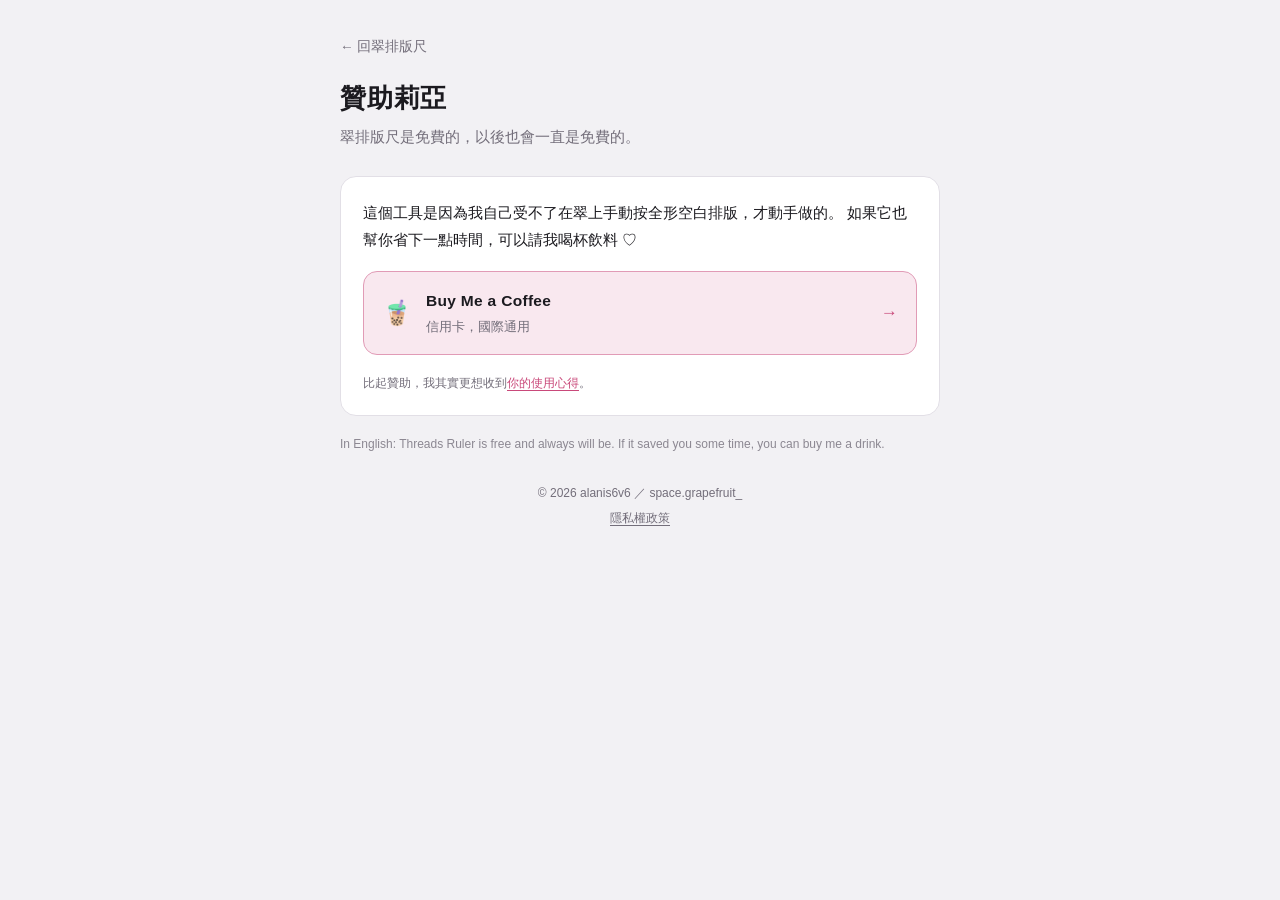
<file: support/index.html>
<!doctype html>
<html lang="zh-Hant">
<head>
<meta charset="utf-8">
<script>if(location.hostname==="alanis6v6.github.io")location.replace("https://spacegrapefruit.com"+location.pathname+location.search+(location.search?"&":"?")+"from=gh"+location.hash);else if(/[?&]from=gh(&|$)/.test(location.search))document.write('<script src="../intro.js"><\/script>');</script>
<meta name="viewport" content="width=device-width, initial-scale=1, viewport-fit=cover">
<meta name="robots" content="noindex, follow">
<title>贊助莉亞｜翠排版尺</title>
<link rel="icon" type="image/png" sizes="48x48" href="../extension/icons/icon48.png">
<link rel="stylesheet" href="../page.css">
</head>
<body>
<main>
  <a class="back" href="../">← 回翠排版尺</a>

  <h1>贊助莉亞</h1>
  <p class="lead">翠排版尺是免費的，以後也會一直是免費的。</p>

  <div class="card">
    <p style="margin:0 0 18px;">
      這個工具是因為我自己受不了在翠上手動按全形空白排版，才動手做的。
      如果它也幫你省下一點時間，可以請我喝杯飲料 ♡
    </p>
    <div id="sponsorMount"></div>
    <p class="note" style="margin-top:18px;">
      比起贊助，我其實更想收到<a href="../feedback/">你的使用心得</a>。
    </p>
  </div>

  <p class="note" lang="en" style="opacity:.8;">In English: Threads Ruler is free and always will be. If it saved you some time, you can buy me a drink.</p>

  <p class="foot">
    <span>© 2026 alanis6v6 ／ space.grapefruit_</span>
    <span><a href="../privacy">隱私權政策</a></span>
  </p>
</main>

<script>
  // 統計只在正式網站跑（跟 app.js 同一個判斷，本機測試不會送出）
  if(location.protocol === "https:"){
    var ga = document.createElement("script");
    ga.src = "../analytics.js";
    document.head.appendChild(ga);
  }
</script>
<script src="../support-config.js"></script>
<script src="../support.js"></script>
</body>
</html>
</file>
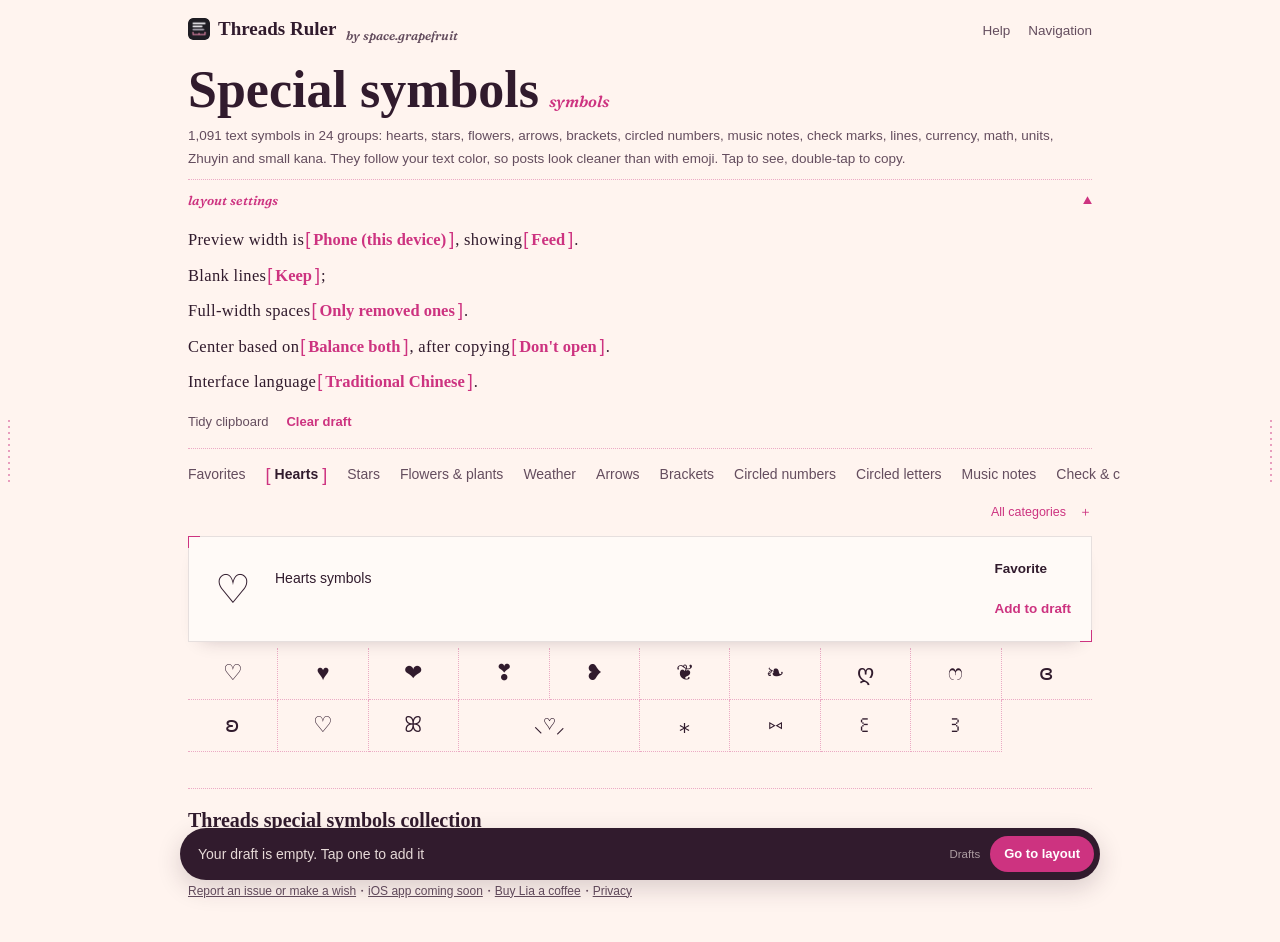
<file: symbols/index.html>
<!doctype html>
<!-- 這個檔案由 scripts/build-v2.py 產生，請改腳本或資料後重跑 -->
<html lang="zh-Hant">
<head>
<meta charset="utf-8">
<script>if(location.hostname==="alanis6v6.github.io")location.replace("https://spacegrapefruit.com"+location.pathname+location.search+(location.search?"&":"?")+"from=gh"+location.hash);else if(/[?&]from=gh(&|$)/.test(location.search))document.write('<script src="../intro.js"><\/script>');</script>
<meta name="viewport" content="width=device-width, initial-scale=1, viewport-fit=cover">
<title>特殊符號大全｜愛心、星星、箭頭、圓圈數字點兩下複製，脆（Threads）可用</title>
<meta name="description" content="免費特殊符號大全：愛心、星星、花草、天氣、箭頭、括號、圓圈數字、音符、勾叉、線條、貨幣、數學、單位、注音等 1091 個符號，點兩下複製，貼到脆（Threads）、IG、LINE 都能用。">
<link rel="canonical" href="https://spacegrapefruit.com/threads-ruler/symbols/">
<meta property="og:type" content="website">
<meta property="og:site_name" content="翠排版尺">
<meta property="og:locale" content="zh_TW">
<meta property="og:url" content="https://spacegrapefruit.com/threads-ruler/symbols/">
<meta property="og:title" content="特殊符號大全｜愛心、星星、箭頭、圓圈數字點兩下複製，脆（Threads）可用">
<meta property="og:description" content="免費特殊符號大全：愛心、星星、花草、天氣、箭頭、括號、圓圈數字、音符、勾叉、線條、貨幣、數學、單位、注音等 1091 個符號，點兩下複製，貼到脆（Threads）、IG、LINE 都能用。">
<meta property="og:image" content="https://spacegrapefruit.com/threads-ruler/pwa/og.png">
<meta property="og:image:width" content="1200">
<meta property="og:image:height" content="630">
<meta property="og:image:alt" content="翠排版尺：照脆實際的寬度，排好再貼上">
<meta name="twitter:card" content="summary_large_image">
<meta name="twitter:title" content="特殊符號大全｜愛心、星星、箭頭、圓圈數字點兩下複製，脆（Threads）可用">
<meta name="twitter:description" content="免費特殊符號大全：愛心、星星、花草、天氣、箭頭、括號、圓圈數字、音符、勾叉、線條、貨幣、數學、單位、注音等 1091 個符號，點兩下複製，貼到脆（Threads）、IG、LINE 都能用。">
<meta name="twitter:image" content="https://spacegrapefruit.com/threads-ruler/pwa/og.png">
<meta name="google-site-verification" content="ghoEwvY5nRQOTAAiX5Edc9oke00j4FwY9tMJfZ7Bkaw">
<link rel="icon" type="image/png" sizes="48x48" href="../extension/icons/icon48.png">
<link rel="manifest" href="../site.webmanifest">
<link rel="apple-touch-icon" href="../pwa/apple-touch-icon.png">
<meta name="apple-mobile-web-app-capable" content="yes">
<meta name="mobile-web-app-capable" content="yes">
<meta name="apple-mobile-web-app-title" content="翠排版尺">
<meta name="theme-color" content="#fbf3ee">
<script type="application/ld+json">{"@context": "https://schema.org", "@type": "WebApplication", "name": "特殊符號大全", "url": "https://spacegrapefruit.com/threads-ruler/symbols/", "applicationCategory": "UtilitiesApplication", "operatingSystem": "Any", "inLanguage": "zh-Hant", "offers": {"@type": "Offer", "price": "0", "priceCurrency": "TWD"}, "author": {"@type": "Person", "name": "space.grapefruit_", "url": "https://www.threads.com/@space.grapefruit_"}}</script>
<script type="application/ld+json">{"@context": "https://schema.org", "@type": "FAQPage", "mainEntity": [{"@type": "Question", "name": "特殊符號跟 emoji 有什麼不一樣？", "acceptedAnswer": {"@type": "Answer", "text": "特殊符號是文字的一部分，顏色跟著文字走、大小跟字一樣，排起來比較整齊；emoji 是彩色的小圖。想要乾淨的排版，用 ♡ ✦ ⋆ 這類符號會比 emoji 安靜。"}}, {"@type": "Question", "name": "特殊符號要怎麼複製？", "acceptedAnswer": {"@type": "Answer", "text": "點兩下符號就會複製，回脆貼上。也可以先點一下，在上面的小卡看清楚，再點小卡裡的大符號複製。"}}, {"@type": "Question", "name": "為什麼同一個符號在別的手機看起來不一樣？", "acceptedAnswer": {"@type": "Answer", "text": "符號會用各家系統自己的字型畫，粗細和造型會有一點差別；少數符號在 iPhone 上會被畫成彩色 emoji。這一頁挑的是比較常見的符號，太冷門、很多手機缺字的先不放。"}}, {"@type": "Question", "name": "圓圈數字最多到幾？", "acceptedAnswer": {"@type": "Answer", "text": "白底的 ① 到 ⑳、黑底的 ❶ 到 ⓴ 都有，括號數字 ⑴ 到 ⑽、點數字 ⒈ 到 ⒑ 也在同一類。"}}, {"@type": "Question", "name": "可以用符號排出邊框或分隔線嗎？", "acceptedAnswer": {"@type": "Answer", "text": "可以。線條、點點裝飾這兩類就是排分隔線常用的符號；想要現成的整條花邊，可以到分隔線頁直接挑。"}}]}</script>
<script>document.documentElement.className += " js";
// 宋體是 Google Fonts 的切片檔，一個字一包、到的時間不一樣，先到的粗、還沒到的先用系統細宋體，標題會一字粗一字細。
// 這頁用到的宋體字全部到了才一起露出來；最多等 2.5 秒，網路太慢就先照原樣顯示。
(function(d){
  var h = d.documentElement;
  try{ if(localStorage.getItem("threads-ruler-set-open") === "0") h.className += " set-shut"; }catch(e){}   // 排版設定上次收起來：先收好再畫
  if(!d.fonts || !d.fonts.load) return;
  h.className += " fw";
  var show = function(){ h.classList.remove("fw"); }, fam = '"Noto Serif TC"';
  try{ if(localStorage.getItem("threads-ruler-lang") === "ja") fam += ', "Noto Serif JP"'; }catch(e){}   // 日文才要等日文版（顔、絵、区），中文頁不多抓一個檔
  setTimeout(show, 2500);
  d.addEventListener("DOMContentLoaded", function(){
    var t = "";
    d.querySelectorAll(".head h1, .sent, .gtitle h2, .guide h3, .tour b").forEach(function(e){ t += e.textContent; });
    Promise.all(["500", "600", "900"].map(function(w){ return d.fonts.load(w + " 1em " + fam, t); })).then(show, show);
  });
})(document);</script>
<link rel="preconnect" href="https://fonts.googleapis.com"><link rel="preconnect" href="https://fonts.gstatic.com" crossorigin>
<link rel="stylesheet" href="https://fonts.googleapis.com/css2?family=Fraunces:ital,opsz,wght@1,9..144,600&display=swap">
<link rel="stylesheet" href="https://fonts.googleapis.com/css2?family=Noto+Serif+TC:wght@500;600;900&amp;family=Noto+Serif+JP:wght@500;600;900&amp;display=swap&amp;text=%20%22%23%27%28%29%2B%2C-.0123456789%3B%3DABCDEFGHIJKLMOPRSTUW%5B%5Dabcdefghijklmnoprstuvwxyz%7B%7D%C2%B7%E2%80%9C%E2%80%9D%E2%86%92%E3%80%81%E3%80%82%E3%80%8C%E3%80%8D%E3%81%82%E3%81%84%E3%81%88%E3%81%8A%E3%81%8B%E3%81%8C%E3%81%8D%E3%81%8F%E3%81%91%E3%81%93%E3%81%95%E3%81%97%E3%81%99%E3%81%9B%E3%81%9D%E3%81%9E%E3%81%9F%E3%81%A0%E3%81%A3%E3%81%A4%E3%81%A6%E3%81%A7%E3%81%A8%E3%81%A9%E3%81%AA%E3%81%AB%E3%81%AE%E3%81%AF%E3%81%B8%E3%81%B9%E3%81%BB%E3%81%BE%E3%82%81%E3%82%82%E3%82%84%E3%82%89%E3%82%8A%E3%82%8B%E3%82%8C%E3%82%8D%E3%82%8F%E3%82%92%E3%82%93%E3%82%A2%E3%82%A3%E3%82%A4%E3%82%A6%E3%82%A9%E3%82%AA%E3%82%AB%E3%82%B3%E3%82%B8%E3%82%B9%E3%82%BD%E3%82%BF%E3%83%83%E3%83%84%E3%83%88%E3%83%89%E3%83%8B%E3%83%90%E3%83%93%E3%83%94%E3%83%95%E3%83%97%E3%83%9A%E3%83%9B%E3%83%9E%E3%83%A0%E3%83%A1%E3%83%A5%E3%83%AB%E3%83%AC%E3%83%B3%E3%83%BB%E3%83%BC%E4%B8%80%E4%B8%8A%E4%B8%8B%E4%B8%8D%E4%B8%A1%E4%B8%AD%E4%B8%B2%E4%B8%BB%E4%BB%80%E4%BB%8B%E4%BB%96%E4%BB%A5%E4%BB%B6%E4%BD%8D%E4%BD%93%E4%BD%A0%E4%BE%86%E4%BE%9D%E4%BF%9D%E5%80%8B%E5%85%A5%E5%85%A8%E5%85%A9%E5%85%AD%E5%85%B6%E5%85%B7%E5%87%A6%E5%87%BA%E5%88%86%E5%88%87%E5%88%97%E5%88%A5%E5%88%B0%E5%89%87%E5%8A%9B%E5%8A%A0%E5%8B%95%E5%8C%BA%E5%8D%8A%E5%8E%BB%E5%8F%96%E5%8F%A5%E5%8F%AF%E5%8F%B3%E5%8F%B7%E5%90%83%E5%90%84%E5%90%8C%E5%96%AE%E5%97%8E%E5%9B%9E%E5%9B%BD%E5%9C%88%E5%9C%93%E5%9C%A8%E5%9E%8B%E5%9F%BA%E5%A2%9E%E5%A4%89%E5%A4%9A%E5%A4%A7%E5%A4%AE%E5%A5%BD%E5%AD%90%E5%AD%97%E5%AE%9A%E5%AE%9F%E5%AF%84%E5%AF%A6%E5%AF%AC%E5%B0%B1%E5%B0%BA%E5%B7%A5%E5%B7%A6%E5%B9%85%E5%B9%BE%E5%BA%95%E5%BA%A6%E5%BD%A2%E5%BE%8C%E6%80%8E%E6%88%96%E6%88%BB%E6%89%8B%E6%89%93%E6%8A%95%E6%8A%98%E6%8A%9E%E6%8A%BC%E6%8C%81%E6%8C%89%E6%8C%91%E6%8C%BF%E6%8E%89%E6%8E%92%E6%8E%A5%E6%8F%83%E6%8F%92%E6%8F%9B%E6%94%B6%E6%95%B4%E6%95%B8%E6%96%87%E6%96%B0%E6%96%B9%E6%97%A5%E6%98%AF%E6%99%82%E6%9B%B8%E6%9B%BF%E6%9C%80%E6%9C%83%E6%9C%89%E6%9C%AB%E6%9C%AC%E6%9E%A0%E6%A1%86%E6%A2%9D%E6%A8%99%E6%A8%A3%E6%A9%9F%E6%AE%8A%E6%B6%88%E6%B8%B8%E6%BA%96%E6%BB%91%E7%82%BA%E7%85%A7%E7%89%88%E7%89%B9%E7%8D%A8%E7%90%86%E7%94%A8%E7%94%BB%E7%95%99%E7%95%AB%E7%99%BC%E7%99%BD%E7%9A%84%E7%9B%B4%E7%9C%8B%E7%A4%BA%E7%A7%BB%E7%A8%BF%E7%A9%BA%E7%AB%AF%E7%AC%A6%E7%B5%B5%E7%B7%9A%E7%B7%A3%E7%B9%81%E7%BD%AE%E7%BF%A0%E8%84%86%E8%85%A6%E8%87%AA%E8%8B%B1%E8%8D%89%E8%91%89%E8%99%95%E8%99%9F%E8%A1%8C%E8%A1%A8%E8%A1%B7%E8%A2%AB%E8%A3%A1%E8%A3%BD%E8%A4%87%E8%A6%81%E8%A6%8B%E8%A6%BD%E8%A7%92%E8%A8%80%E8%A8%98%E8%A8%AD%E8%A9%B1%E8%AA%9E%E8%B2%BC%E8%B5%B7%E8%B7%9F%E8%B7%B3%E8%BD%89%E8%BF%BD%E9%80%99%E9%80%B2%E9%81%B8%E9%82%8A%E9%82%A3%E9%83%A8%E9%83%BD%E9%96%8B%E9%96%93%E9%97%9C%E9%9A%94%E9%9A%9B%E9%9A%A8%E9%9B%BB%E9%9D%A0%E9%9D%A2%E9%A0%81%E9%A0%90%E9%A1%8F%E9%A1%94%E9%A1%AF%E9%AB%94%E9%BA%BC%E9%BB%91%E9%BB%92%E9%BB%9E%E9%BC%A0%EA%B0%80%EA%B0%81%EA%B0%84%EA%B0%9C%EA%B2%80%EA%B2%83%EA%B2%8C%EA%B3%A0%EA%B3%B5%EA%B3%BC%EA%B5%AC%EA%B5%AD%EA%B7%B8%EA%B8%80%EA%B8%B0%EA%BC%B4%EA%BE%B8%EA%BF%80%EA%BF%94%EB%80%8C%EB%81%8C%EB%81%94%EB%81%9D%EB%82%98%EB%84%88%EB%88%84%EB%88%8C%EB%89%B4%EB%8A%94%EB%8B%A4%EB%8C%80%EB%8D%B0%EB%8F%84%EB%8F%8C%EB%8F%99%EB%8F%BC%EB%90%98%EB%91%90%EB%91%98%EB%92%A4%EB%93%9C%EB%93%A0%EB%93%A4%EB%94%B0%EB%95%8C%EB%9D%BC%EB%9E%98%EB%9F%AC%EB%A0%88%EB%A0%A4%EB%A0%A5%EB%A0%AC%EB%A0%B8%EB%A1%9C%EB%A5%B4%EB%A5%B8%EB%A5%BC%EB%A6%AC%EB%A7%88%EB%A7%89%EB%A7%8C%EB%A7%90%EB%A9%94%EB%A9%B4%EB%AA%A8%EB%AC%B8%EB%AC%BC%EB%AF%B8%EB%B0%94%EB%B0%98%EB%B0%B1%EB%B2%88%EB%B3%B4%EB%B3%B5%EB%B3%B8%EB%B6%80%EB%B6%84%EB%B6%99%EB%B9%84%EB%B9%88%EC%82%AC%EC%83%88%EC%84%9C%EC%84%A0%EC%84%A4%EC%84%B1%EC%84%B8%EC%88%98%EC%8A%A4%EC%8A%B5%EC%8B%9C%EC%8B%A4%EC%95%84%EC%95%88%EC%95%8A%EC%96%B4%EC%96%B8%EC%97%90%EC%97%AC%EC%97%B0%EC%97%B4%EC%98%81%EC%98%88%EC%98%A4%EC%98%AC%EC%98%AE%EC%99%80%EC%99%BC%EC%9A%94%EC%9A%B0%EC%9A%B4%EC%9B%83%EC%9C%84%EC%9C%A0%EC%9C%BC%EC%9D%80%EC%9D%84%EC%9D%8C%EC%9D%98%EC%9D%B4%EC%9D%B8%EC%9D%BC%EC%9E%85%EC%9E%88%EC%9E%90%EC%9E%91%EC%9E%A5%EC%A0%84%EC%A0%91%EC%A0%95%EC%A0%9C%EC%A4%80%EC%A4%84%EC%A4%91%EC%A4%98%EC%A7%80%EC%AA%BD%EC%B0%BD%EC%B2%98%EC%B2%B4%EC%B4%88%EC%B6%94%EC%B9%98%EC%B9%B8%EC%BB%A4%EC%BB%B4%EC%BD%98%ED%81%B0%ED%83%9D%ED%84%B0%ED%8A%B9%ED%8B%B0%ED%8E%98%ED%8F%AD%ED%8F%B0%ED%91%9C%ED%93%A8%ED%94%BC%ED%95%98%ED%95%9C%ED%95%A8%ED%95%B4%ED%98%B8%ED%99%88%ED%99%94%ED%9B%84%ED%9C%B4%EF%BC%88%EF%BC%89%EF%BC%8B%EF%BC%8C%EF%BC%9B%EF%BC%9F">
<link rel="stylesheet" href="../v2/shell.css">
<link rel="stylesheet" href="../v2/pick.css">
<link rel="stylesheet" href="../v2/cards.css">
</head>
<body>
<header class="top">
  <div class="brand"><a class="b-tool" href="../"><img src="../pwa/icon-192.png" width="22" height="22" alt="">翠排版尺</a><a class="b-by" href="https://spacegrapefruit.com/">by space.grapefruit</a></div>
  <nav class="top-acts"><a href="#guide">說明</a><button type="button" id="tourBtn">導覽</button></nav>
</header>
<main class="symbols">
<div class="head">
  <h1>特殊符號<i lang="en">symbols</i></h1>
  <p class="ans" id="ans"><b>特殊符號</b>是長在文字裡的小圖：愛心、星星、箭頭、圓圈數字……共 1091 個，顏色跟著字走，排起來比 emoji 乾淨。點一下看名字，點兩下複製，或加進草稿一起排版。</p>
  <p class="en-lead ans-en" lang="en">1,091 text symbols in 24 groups: hearts, stars, flowers, arrows, brackets, circled numbers, music notes, check marks, lines, currency, math, units, Zhuyin and small kana. They follow your text color, so posts look cleaner than with emoji. Tap to see, double-tap to copy.</p>
  <button type="button" class="more" data-more="ans" aria-expanded="false">看完整說明</button>
</div>
<section class="settings" id="settings" aria-label="排版設定">
  <button type="button" class="lab" id="setToggle" aria-expanded="true" aria-controls="setBody"><span>layout settings</span><i class="tri" aria-hidden="true"></i></button>
  <div class="set-body" id="setBody">
  <p class="sent">預覽寬度是<button type="button" class="w" data-set="width"></button>，顯示<button type="button" class="w" data-set="view"></button>。<br>空白行<button type="button" class="w" data-set="blank"></button>；<br>半形空白轉全形<button type="button" class="w" data-set="spaces"></button>。<br>置中依照<button type="button" class="w" data-set="center"></button>，複製後<button type="button" class="w" data-set="open"></button>。<br>介面語言<button type="button" class="w" data-set="lang"></button>。</p>
  <div class="sent-tail"><button type="button" class="chip" id="tidyClip">整理剪貼簿</button><button type="button" class="chip go" id="clearDraft">清空草稿</button></div>
  </div>
</section>

<div class="cats" role="group" aria-label="分類"><button type="button" class="chip" data-cat="gfav" aria-pressed="false">我的最愛</button><button type="button" class="chip" data-cat="g0" aria-pressed="true">愛心</button><button type="button" class="chip" data-cat="g1" aria-pressed="false">星星</button><button type="button" class="chip" data-cat="g2" aria-pressed="false">花草</button><button type="button" class="chip" data-cat="g3" aria-pressed="false">天氣</button><button type="button" class="chip" data-cat="g4" aria-pressed="false">箭頭</button><button type="button" class="chip" data-cat="g5" aria-pressed="false">括號</button><button type="button" class="chip" data-cat="g6" aria-pressed="false">圓圈數字</button><button type="button" class="chip" data-cat="g7" aria-pressed="false">圓圈字母</button><button type="button" class="chip" data-cat="g8" aria-pressed="false">音符</button><button type="button" class="chip" data-cat="g9" aria-pressed="false">勾叉</button><button type="button" class="chip" data-cat="g10" aria-pressed="false">方塊形狀</button><button type="button" class="chip" data-cat="g11" aria-pressed="false">線條</button><button type="button" class="chip" data-cat="g12" aria-pressed="false">點點裝飾</button><button type="button" class="chip" data-cat="g13" aria-pressed="false">貨幣</button><button type="button" class="chip" data-cat="g14" aria-pressed="false">數學</button><button type="button" class="chip" data-cat="g15" aria-pressed="false">單位標示</button><button type="button" class="chip" data-cat="g16" aria-pressed="false">標點</button><button type="button" class="chip" data-cat="g17" aria-pressed="false">生活小物</button><button type="button" class="chip" data-cat="g18" aria-pressed="false">撲克與棋</button><button type="button" class="chip" data-cat="g19" aria-pressed="false">星座</button><button type="button" class="chip" data-cat="g20" aria-pressed="false">手勢</button><button type="button" class="chip" data-cat="g21" aria-pressed="false">上下標字</button><button type="button" class="chip" data-cat="g22" aria-pressed="false">日文小字</button><button type="button" class="chip" data-cat="g23" aria-pressed="false">注音</button></div>
<div class="pick-card">
  <button type="button" class="pick-now" id="pickNow" aria-label="複製這個"></button>
  <p class="pick-name" id="pickName"></p>
  <div class="acts"><button type="button" class="chip" id="pickFav" aria-pressed="false">收藏</button><button type="button" class="chip go" id="pickAdd">加進草稿</button></div>
</div>
<div class="pick-list" id="pickList"><section class="pick-group" id="gfav" aria-label="我的最愛"><h2>我的最愛</h2></section><section class="pick-group on" id="g0" aria-label="愛心"><h2>愛心</h2><button type="button" aria-label="愛心類符號">♡</button><button type="button" aria-label="紅心">♥︎</button><button type="button" aria-label="愛心">❤︎</button><button type="button" aria-label="心嘆號">❣︎</button><button type="button" aria-label="愛心類符號">❥</button><button type="button" aria-label="愛心類符號">❦</button><button type="button" aria-label="愛心類符號">❧</button><button type="button" aria-label="愛心類符號">ღ</button><button type="button" aria-label="愛心類符號">ෆ</button><button type="button" aria-label="愛心類符號">ɞ</button><button type="button" aria-label="愛心類符號">ʚ</button><button type="button" aria-label="愛心類符號">♡︎</button><button type="button" aria-label="愛心類符號">ꕤ</button><button type="button" aria-label="愛心類符號" class="long">⸜♡⸝</button><button type="button" aria-label="愛心類符號">⁎</button><button type="button" aria-label="愛心類符號">⑅</button><button type="button" aria-label="愛心類符號">꒰</button><button type="button" aria-label="愛心類符號">꒱</button></section><section class="pick-group" id="g1" aria-label="星星"><h2>星星</h2><button type="button" aria-label="星星類符號">★</button><button type="button" aria-label="星星類符號">☆</button><button type="button" aria-label="星星類符號">✦</button><button type="button" aria-label="星星類符號">✧</button><button type="button" aria-label="星星類符號">✩</button><button type="button" aria-label="星星類符號">✪</button><button type="button" aria-label="星星類符號">✫</button><button type="button" aria-label="星星類符號">✬</button><button type="button" aria-label="星星類符號">✭</button><button type="button" aria-label="星星類符號">✮</button><button type="button" aria-label="星星類符號">✯</button><button type="button" aria-label="星星類符號">✰</button><button type="button" aria-label="星星類符號">✶</button><button type="button" aria-label="星星類符號">✷</button><button type="button" aria-label="星星類符號">✸</button><button type="button" aria-label="星星類符號">✹</button><button type="button" aria-label="星星類符號">✺</button><button type="button" aria-label="星運算子">⋆</button><button type="button" aria-label="星星類符號">⭑</button><button type="button" aria-label="星星類符號">⭒</button><button type="button" aria-label="六芒星">✡︎</button><button type="button" aria-label="星群符號">⁂</button><button type="button" aria-label="星星類符號">⁑</button><button type="button" aria-label="星星類符號">⍟</button><button type="button" aria-label="八角星">✴︎</button><button type="button" aria-label="八芒星">✳︎</button><button type="button" aria-label="星星類符號">❋</button><button type="button" aria-label="星星類符號">❊</button><button type="button" aria-label="星星類符號">❉</button><button type="button" aria-label="星星類符號">❈</button><button type="button" aria-label="火花">❇︎</button><button type="button" aria-label="星星類符號">❆</button><button type="button" aria-label="星星類符號">❅</button><button type="button" aria-label="雪花">❄︎</button><button type="button" aria-label="赫密特共軛矩陣">⊹</button><button type="button" aria-label="星星類符號">˚</button><button type="button" aria-label="星星類符號">｡</button><button type="button" aria-label="星星類符號">ﾟ</button><button type="button" aria-label="星星類符號">✵</button></section><section class="pick-group" id="g2" aria-label="花草"><h2>花草</h2><button type="button" aria-label="花草類符號">✿</button><button type="button" aria-label="花草類符號">❀</button><button type="button" aria-label="花草類符號">❁</button><button type="button" aria-label="花草類符號">✾</button><button type="button" aria-label="花草類符號">❃</button><button type="button" aria-label="花草類符號">❋</button><button type="button" aria-label="花草類符號">⚘</button><button type="button" aria-label="花草類符號">❦</button><button type="button" aria-label="花草類符號">❧</button><button type="button" aria-label="三葉草">☘︎</button><button type="button" aria-label="花草類符號">✤</button><button type="button" aria-label="花草類符號">✥</button><button type="button" aria-label="花草類符號">ꕥ</button><button type="button" aria-label="花草類符號">ꕤ</button><button type="button" aria-label="鳶尾花">⚜︎</button><button type="button" aria-label="花草類符號">⸙</button><button type="button" aria-label="花草類符號">❊</button><button type="button" aria-label="花草類符號">✽</button><button type="button" aria-label="花草類符號">✼</button><button type="button" aria-label="花草類符號">✻</button><button type="button" aria-label="花草類符號">❂</button><button type="button" aria-label="花草類符號">⚵</button><button type="button" aria-label="星運算子">⋆</button></section><section class="pick-group" id="g3" aria-label="天氣"><h2>天氣</h2><button type="button" aria-label="太陽">☀︎</button><button type="button" aria-label="天氣類符號">☼</button><button type="button" aria-label="雲">☁︎</button><button type="button" aria-label="雨傘">☂︎</button><button type="button" aria-label="雪中的雪人">☃︎</button><button type="button" aria-label="慧星">☄︎</button><button type="button" aria-label="天氣類符號">☾</button><button type="button" aria-label="天氣類符號">☽</button><button type="button" aria-label="天氣類符號">⏾</button><button type="button" aria-label="天氣類符號">☇</button><button type="button" aria-label="天氣類符號">☈</button><button type="button" aria-label="天氣類符號">⛆</button><button type="button" aria-label="雷雨">⛈︎</button><button type="button" aria-label="雨中的傘">☔︎</button><button type="button" aria-label="雪花">❄︎</button><button type="button" aria-label="天氣類符號">❅</button><button type="button" aria-label="天氣類符號">❆</button><button type="button" aria-label="高壓電">⚡︎</button><button type="button" aria-label="天氣類符號">☉</button><button type="button" aria-label="圓形左半填滿">◐</button><button type="button" aria-label="圓形右半填滿">◑</button><button type="button" aria-label="圓形下半填滿">◒</button><button type="button" aria-label="圓形上半填滿">◓</button><button type="button" aria-label="天氣類符號" class="long">⋆⁺₊⋆</button></section><section class="pick-group" id="g4" aria-label="箭頭"><h2>箭頭</h2><button type="button" aria-label="朝左箭頭">←</button><button type="button" aria-label="朝上箭頭">↑</button><button type="button" aria-label="朝右箭頭">→</button><button type="button" aria-label="朝下箭頭">↓</button><button type="button" aria-label="左右箭頭">↔︎</button><button type="button" aria-label="上下箭頭">↕︎</button><button type="button" aria-label="左上箭頭">↖︎</button><button type="button" aria-label="右上箭頭">↗︎</button><button type="button" aria-label="右下箭頭">↘︎</button><button type="button" aria-label="左下箭頭">↙︎</button><button type="button" aria-label="向左雙箭頭">⇐</button><button type="button" aria-label="向上雙箭頭">⇑</button><button type="button" aria-label="向右雙箭頭">⇒</button><button type="button" aria-label="向下雙箭頭">⇓</button><button type="button" aria-label="左右雙箭頭">⇔</button><button type="button" aria-label="箭頭類符號">⇕</button><button type="button" aria-label="箭頭類符號">➔</button><button type="button" aria-label="箭頭類符號">➜</button><button type="button" aria-label="箭頭類符號">➝</button><button type="button" aria-label="箭頭類符號">➞</button><button type="button" aria-label="箭頭類符號">➟</button><button type="button" aria-label="箭頭類符號">➠</button><button type="button" aria-label="向右箭頭">➡︎</button><button type="button" aria-label="箭頭類符號">➢</button><button type="button" aria-label="箭頭類符號">➣</button><button type="button" aria-label="箭頭類符號">➤</button><button type="button" aria-label="箭頭類符號">➥</button><button type="button" aria-label="箭頭類符號">➦</button><button type="button" aria-label="箭頭類符號">➧</button><button type="button" aria-label="箭頭類符號">➨</button><button type="button" aria-label="箭頭類符號">➩</button><button type="button" aria-label="箭頭類符號">➪</button><button type="button" aria-label="箭頭類符號">➫</button><button type="button" aria-label="箭頭類符號">➬</button><button type="button" aria-label="箭頭類符號">➭</button><button type="button" aria-label="箭頭類符號">➮</button><button type="button" aria-label="箭頭類符號">➯</button><button type="button" aria-label="箭頭類符號">➱</button><button type="button" aria-label="箭頭類符號">➲</button><button type="button" aria-label="箭頭類符號">➳</button><button type="button" aria-label="箭頭類符號">➴</button><button type="button" aria-label="箭頭類符號">➵</button><button type="button" aria-label="箭頭類符號">➶</button><button type="button" aria-label="箭頭類符號">➷</button><button type="button" aria-label="箭頭類符號">➸</button><button type="button" aria-label="箭頭類符號">➹</button><button type="button" aria-label="箭頭類符號">➺</button><button type="button" aria-label="箭頭類符號">➻</button><button type="button" aria-label="箭頭類符號">➼</button><button type="button" aria-label="箭頭類符號">➽</button><button type="button" aria-label="箭頭類符號">➾</button><button type="button" aria-label="向左彎的右箭頭">↩︎</button><button type="button" aria-label="向右彎的左箭頭">↪︎</button><button type="button" aria-label="逆時針開口循環箭頭">↺</button><button type="button" aria-label="順時針開口循環箭頭">↻</button><button type="button" aria-label="箭頭類符號">⟲</button><button type="button" aria-label="箭頭類符號">⟳</button><button type="button" aria-label="右上旋轉箭頭">⤴︎</button><button type="button" aria-label="右下旋轉箭頭">⤵︎</button><button type="button" aria-label="向右箭頭在上，向左箭頭在下">⇄</button><button type="button" aria-label="上下並列箭頭">⇅</button><button type="button" aria-label="左右相疊箭頭">⇆</button><button type="button" aria-label="兩個向左箭頭">⇇</button><button type="button" aria-label="兩個向上箭頭">⇈</button><button type="button" aria-label="兩個向右箭頭">⇉</button><button type="button" aria-label="兩個向下箭頭">⇊</button><button type="button" aria-label="向左箭頭">⬅︎</button><button type="button" aria-label="向上箭頭">⬆︎</button><button type="button" aria-label="向下箭頭">⬇︎</button><button type="button" aria-label="箭頭類符號">⬈</button><button type="button" aria-label="箭頭類符號">⬉</button><button type="button" aria-label="箭頭類符號">⬊</button><button type="button" aria-label="箭頭類符號">⬋</button><button type="button" aria-label="箭頭類符號">⭠</button><button type="button" aria-label="箭頭類符號">⭡</button><button type="button" aria-label="箭頭類符號">⭢</button><button type="button" aria-label="箭頭類符號">⭣</button><button type="button" aria-label="箭頭類符號">⟵</button><button type="button" aria-label="箭頭類符號">⟶</button><button type="button" aria-label="箭頭類符號">⟷</button><button type="button" aria-label="箭頭類符號">⟸</button><button type="button" aria-label="箭頭類符號">⟹</button><button type="button" aria-label="箭頭類符號">⟺</button><button type="button" aria-label="向左雙頭箭頭">↞</button><button type="button" aria-label="向上雙頭箭頭">↟</button><button type="button" aria-label="向右雙頭箭頭">↠</button><button type="button" aria-label="向下雙頭箭頭">↡</button></section><section class="pick-group" id="g5" aria-label="括號"><h2>括號</h2><button type="button" aria-label="括號類符號">「」</button><button type="button" aria-label="括號類符號">『』</button><button type="button" aria-label="括號類符號">【】</button><button type="button" aria-label="括號類符號">〔〕</button><button type="button" aria-label="括號類符號">〖〗</button><button type="button" aria-label="括號類符號">〘〙</button><button type="button" aria-label="括號類符號">〚〛</button><button type="button" aria-label="括號類符號">《》</button><button type="button" aria-label="括號類符號">〈〉</button><button type="button" aria-label="括號類符號">﹁﹂</button><button type="button" aria-label="括號類符號">﹃﹄</button><button type="button" aria-label="括號類符號">︵︶</button><button type="button" aria-label="括號類符號">︷︸</button><button type="button" aria-label="括號類符號">︹︺</button><button type="button" aria-label="括號類符號">︻︼</button><button type="button" aria-label="括號類符號">︽︾</button><button type="button" aria-label="括號類符號">︿﹀</button><button type="button" aria-label="括號類符號">⟨⟩</button><button type="button" aria-label="括號類符號">⟪⟫</button><button type="button" aria-label="括號類符號">⟦⟧</button><button type="button" aria-label="括號類符號">⦅⦆</button><button type="button" aria-label="括號類符號">⦗⦘</button><button type="button" aria-label="括號類符號">❨❩</button><button type="button" aria-label="括號類符號">❪❫</button><button type="button" aria-label="括號類符號">❬❭</button><button type="button" aria-label="括號類符號">❮❯</button><button type="button" aria-label="括號類符號">❰❱</button><button type="button" aria-label="括號類符號">❲❳</button><button type="button" aria-label="括號類符號">❴❵</button><button type="button" aria-label="括號類符號">⁅⁆</button><button type="button" aria-label="括號類符號">꒰꒱</button><button type="button" aria-label="括號類符號">⌜⌟</button><button type="button" aria-label="括號類符號">⌞⌝</button><button type="button" aria-label="括號類符號">⸢⸣</button><button type="button" aria-label="括號類符號">⸤⸥</button></section><section class="pick-group" id="g6" aria-label="圓圈數字"><h2>圓圈數字</h2><button type="button" aria-label="圓圈數字類符號">⓪</button><button type="button" aria-label="圓圈數字類符號">①</button><button type="button" aria-label="圓圈數字類符號">②</button><button type="button" aria-label="圓圈數字類符號">③</button><button type="button" aria-label="圓圈數字類符號">④</button><button type="button" aria-label="圓圈數字類符號">⑤</button><button type="button" aria-label="圓圈數字類符號">⑥</button><button type="button" aria-label="圓圈數字類符號">⑦</button><button type="button" aria-label="圓圈數字類符號">⑧</button><button type="button" aria-label="圓圈數字類符號">⑨</button><button type="button" aria-label="圓圈數字類符號">⑩</button><button type="button" aria-label="圓圈數字類符號">⑪</button><button type="button" aria-label="圓圈數字類符號">⑫</button><button type="button" aria-label="圓圈數字類符號">⑬</button><button type="button" aria-label="圓圈數字類符號">⑭</button><button type="button" aria-label="圓圈數字類符號">⑮</button><button type="button" aria-label="圓圈數字類符號">⑯</button><button type="button" aria-label="圓圈數字類符號">⑰</button><button type="button" aria-label="圓圈數字類符號">⑱</button><button type="button" aria-label="圓圈數字類符號">⑲</button><button type="button" aria-label="圓圈數字類符號">⑳</button><button type="button" aria-label="圓圈數字類符號">⓿</button><button type="button" aria-label="圓圈數字類符號">❶</button><button type="button" aria-label="圓圈數字類符號">❷</button><button type="button" aria-label="圓圈數字類符號">❸</button><button type="button" aria-label="圓圈數字類符號">❹</button><button type="button" aria-label="圓圈數字類符號">❺</button><button type="button" aria-label="圓圈數字類符號">❻</button><button type="button" aria-label="圓圈數字類符號">❼</button><button type="button" aria-label="圓圈數字類符號">❽</button><button type="button" aria-label="圓圈數字類符號">❾</button><button type="button" aria-label="圓圈數字類符號">❿</button><button type="button" aria-label="圓圈數字類符號">⓫</button><button type="button" aria-label="圓圈數字類符號">⓬</button><button type="button" aria-label="圓圈數字類符號">⓭</button><button type="button" aria-label="圓圈數字類符號">⓮</button><button type="button" aria-label="圓圈數字類符號">⓯</button><button type="button" aria-label="圓圈數字類符號">⓰</button><button type="button" aria-label="圓圈數字類符號">⓱</button><button type="button" aria-label="圓圈數字類符號">⓲</button><button type="button" aria-label="圓圈數字類符號">⓳</button><button type="button" aria-label="圓圈數字類符號">⓴</button><button type="button" aria-label="圓圈數字類符號">➀</button><button type="button" aria-label="圓圈數字類符號">➁</button><button type="button" aria-label="圓圈數字類符號">➂</button><button type="button" aria-label="圓圈數字類符號">➃</button><button type="button" aria-label="圓圈數字類符號">➄</button><button type="button" aria-label="圓圈數字類符號">➅</button><button type="button" aria-label="圓圈數字類符號">➆</button><button type="button" aria-label="圓圈數字類符號">➇</button><button type="button" aria-label="圓圈數字類符號">➈</button><button type="button" aria-label="圓圈數字類符號">➉</button><button type="button" aria-label="圓圈數字類符號">⑴</button><button type="button" aria-label="圓圈數字類符號">⑵</button><button type="button" aria-label="圓圈數字類符號">⑶</button><button type="button" aria-label="圓圈數字類符號">⑷</button><button type="button" aria-label="圓圈數字類符號">⑸</button><button type="button" aria-label="圓圈數字類符號">⑹</button><button type="button" aria-label="圓圈數字類符號">⑺</button><button type="button" aria-label="圓圈數字類符號">⑻</button><button type="button" aria-label="圓圈數字類符號">⑼</button><button type="button" aria-label="圓圈數字類符號">⑽</button><button type="button" aria-label="圓圈數字類符號">⒈</button><button type="button" aria-label="圓圈數字類符號">⒉</button><button type="button" aria-label="圓圈數字類符號">⒊</button><button type="button" aria-label="圓圈數字類符號">⒋</button><button type="button" aria-label="圓圈數字類符號">⒌</button><button type="button" aria-label="圓圈數字類符號">⒍</button><button type="button" aria-label="圓圈數字類符號">⒎</button><button type="button" aria-label="圓圈數字類符號">⒏</button><button type="button" aria-label="圓圈數字類符號">⒐</button><button type="button" aria-label="圓圈數字類符號">⒑</button><button type="button" aria-label="圓圈數字類符號">㊀</button><button type="button" aria-label="圓圈數字類符號">㊁</button><button type="button" aria-label="圓圈數字類符號">㊂</button><button type="button" aria-label="圓圈數字類符號">㊃</button><button type="button" aria-label="圓圈數字類符號">㊄</button><button type="button" aria-label="圓圈數字類符號">㊅</button><button type="button" aria-label="圓圈數字類符號">㊆</button><button type="button" aria-label="圓圈數字類符號">㊇</button><button type="button" aria-label="圓圈數字類符號">㊈</button><button type="button" aria-label="圓圈數字類符號">㊉</button></section><section class="pick-group" id="g7" aria-label="圓圈字母"><h2>圓圈字母</h2><button type="button" aria-label="圓圈字母類符號">Ⓐ</button><button type="button" aria-label="圓圈字母類符號">Ⓑ</button><button type="button" aria-label="圓圈字母類符號">Ⓒ</button><button type="button" aria-label="圓圈字母類符號">Ⓓ</button><button type="button" aria-label="圓圈字母類符號">Ⓔ</button><button type="button" aria-label="圓圈字母類符號">Ⓕ</button><button type="button" aria-label="圓圈字母類符號">Ⓖ</button><button type="button" aria-label="圓圈字母類符號">Ⓗ</button><button type="button" aria-label="圓圈字母類符號">Ⓘ</button><button type="button" aria-label="圓圈字母類符號">Ⓙ</button><button type="button" aria-label="圓圈字母類符號">Ⓚ</button><button type="button" aria-label="圓圈字母類符號">Ⓛ</button><button type="button" aria-label="M">Ⓜ︎</button><button type="button" aria-label="圓圈字母類符號">Ⓝ</button><button type="button" aria-label="圓圈字母類符號">Ⓞ</button><button type="button" aria-label="圓圈字母類符號">Ⓟ</button><button type="button" aria-label="圓圈字母類符號">Ⓠ</button><button type="button" aria-label="圓圈字母類符號">Ⓡ</button><button type="button" aria-label="圓圈字母類符號">Ⓢ</button><button type="button" aria-label="圓圈字母類符號">Ⓣ</button><button type="button" aria-label="圓圈字母類符號">Ⓤ</button><button type="button" aria-label="圓圈字母類符號">Ⓥ</button><button type="button" aria-label="圓圈字母類符號">Ⓦ</button><button type="button" aria-label="圓圈字母類符號">Ⓧ</button><button type="button" aria-label="圓圈字母類符號">Ⓨ</button><button type="button" aria-label="圓圈字母類符號">Ⓩ</button><button type="button" aria-label="圓圈字母類符號">ⓐ</button><button type="button" aria-label="圓圈字母類符號">ⓑ</button><button type="button" aria-label="圓圈字母類符號">ⓒ</button><button type="button" aria-label="圓圈字母類符號">ⓓ</button><button type="button" aria-label="圓圈字母類符號">ⓔ</button><button type="button" aria-label="圓圈字母類符號">ⓕ</button><button type="button" aria-label="圓圈字母類符號">ⓖ</button><button type="button" aria-label="圓圈字母類符號">ⓗ</button><button type="button" aria-label="圓圈字母類符號">ⓘ</button><button type="button" aria-label="圓圈字母類符號">ⓙ</button><button type="button" aria-label="圓圈字母類符號">ⓚ</button><button type="button" aria-label="圓圈字母類符號">ⓛ</button><button type="button" aria-label="圓圈字母類符號">ⓜ</button><button type="button" aria-label="圓圈字母類符號">ⓝ</button><button type="button" aria-label="圓圈字母類符號">ⓞ</button><button type="button" aria-label="圓圈字母類符號">ⓟ</button><button type="button" aria-label="圓圈字母類符號">ⓠ</button><button type="button" aria-label="圓圈字母類符號">ⓡ</button><button type="button" aria-label="圓圈字母類符號">ⓢ</button><button type="button" aria-label="圓圈字母類符號">ⓣ</button><button type="button" aria-label="圓圈字母類符號">ⓤ</button><button type="button" aria-label="圓圈字母類符號">ⓥ</button><button type="button" aria-label="圓圈字母類符號">ⓦ</button><button type="button" aria-label="圓圈字母類符號">ⓧ</button><button type="button" aria-label="圓圈字母類符號">ⓨ</button><button type="button" aria-label="圓圈字母類符號">ⓩ</button><button type="button" aria-label="圓圈字母類符號">⒜</button><button type="button" aria-label="圓圈字母類符號">⒝</button><button type="button" aria-label="圓圈字母類符號">⒞</button><button type="button" aria-label="圓圈字母類符號">⒟</button><button type="button" aria-label="圓圈字母類符號">⒠</button><button type="button" aria-label="圓圈字母類符號">⒡</button><button type="button" aria-label="圓圈字母類符號">⒢</button><button type="button" aria-label="圓圈字母類符號">⒣</button><button type="button" aria-label="圓圈字母類符號">⒤</button><button type="button" aria-label="圓圈字母類符號">⒥</button><button type="button" aria-label="圓圈字母類符號">㊊</button><button type="button" aria-label="圓圈字母類符號">㊋</button><button type="button" aria-label="圓圈字母類符號">㊌</button><button type="button" aria-label="圓圈字母類符號">㊍</button><button type="button" aria-label="圓圈字母類符號">㊎</button><button type="button" aria-label="圓圈字母類符號">㊏</button><button type="button" aria-label="圓圈字母類符號">㊐</button><button type="button" aria-label="圓圈字母類符號">㊑</button><button type="button" aria-label="圓圈字母類符號">㊒</button><button type="button" aria-label="圓圈字母類符號">㊓</button><button type="button" aria-label="圓圈字母類符號">㊔</button><button type="button" aria-label="圓圈字母類符號">㊕</button><button type="button" aria-label="圓圈字母類符號">㊖</button><button type="button" aria-label="祝">㊗︎</button><button type="button" aria-label="圓圈字母類符號">㊘</button><button type="button" aria-label="秘">㊙︎</button><button type="button" aria-label="圓圈字母類符號">㊚</button><button type="button" aria-label="圓圈字母類符號">㊛</button><button type="button" aria-label="圓圈字母類符號">㊜</button><button type="button" aria-label="圓圈字母類符號">㊝</button><button type="button" aria-label="圓圈字母類符號">㊞</button><button type="button" aria-label="圓圈字母類符號">㊟</button><button type="button" aria-label="圓圈字母類符號">㊠</button><button type="button" aria-label="圓圈字母類符號">㊡</button><button type="button" aria-label="圓圈字母類符號">㊢</button><button type="button" aria-label="圓圈字母類符號">㊣</button><button type="button" aria-label="圓圈字母類符號">㊤</button><button type="button" aria-label="圓圈字母類符號">㊥</button><button type="button" aria-label="圓圈字母類符號">㊦</button><button type="button" aria-label="圓圈字母類符號">㊧</button><button type="button" aria-label="圓圈字母類符號">㊨</button></section><section class="pick-group" id="g8" aria-label="音符"><h2>音符</h2><button type="button" aria-label="音符類符號">♩</button><button type="button" aria-label="八分音符">♪</button><button type="button" aria-label="音符類符號">♫</button><button type="button" aria-label="音符類符號">♬</button><button type="button" aria-label="降記號">♭</button><button type="button" aria-label="音符類符號">♮</button><button type="button" aria-label="升記號">♯</button><button type="button" aria-label="音符類符號">𝄞</button><button type="button" aria-label="音符類符號">𝄢</button><button type="button" aria-label="音符類符號">♪♪</button><button type="button" aria-label="音符類符號">♬♪</button><button type="button" aria-label="音符類符號" class="long">ılı</button><button type="button" aria-label="音符類符號" class="long">ıllı</button><button type="button" aria-label="音符類符號" class="long">ılıl</button><button type="button" aria-label="上一首">⏮︎</button><button type="button" aria-label="下一首">⏭︎</button><button type="button" aria-label="播放或暫停">⏯︎</button><button type="button" aria-label="暫停">⏸︎</button><button type="button" aria-label="停止播放">⏹︎</button><button type="button" aria-label="錄製">⏺︎</button><button type="button" aria-label="播放">▶︎</button><button type="button" aria-label="倒轉">◀︎</button><button type="button" aria-label="空心左指三角形">◁</button><button type="button" aria-label="空心右指三角形">▷</button></section><section class="pick-group" id="g9" aria-label="勾叉"><h2>勾叉</h2><button type="button" aria-label="勾叉類符號">✓</button><button type="button" aria-label="打勾">✔︎</button><button type="button" aria-label="勾叉類符號">✗</button><button type="button" aria-label="勾叉類符號">✘</button><button type="button" aria-label="勾叉類符號">☐</button><button type="button" aria-label="勾選">☑︎</button><button type="button" aria-label="勾叉類符號">☒</button><button type="button" aria-label="勾叉類符號">⊠</button><button type="button" aria-label="勾叉類符號">⊡</button><button type="button" aria-label="勾叉類符號">✕</button><button type="button" aria-label="乘">✖︎</button><button type="button" aria-label="向量外積">⨯</button><button type="button" aria-label="帶圓圈的乘號">⊗</button><button type="button" aria-label="帶圓圈的除號">⊘</button><button type="button" aria-label="勾叉類符號">⦸</button><button type="button" aria-label="空心圓">○</button><button type="button" aria-label="實心圓">●</button><button type="button" aria-label="大空心圓">◯</button><button type="button" aria-label="同心圓">◎</button><button type="button" aria-label="空心圓內有實心圓">◉</button><button type="button" aria-label="勾叉類符號">⦿</button><button type="button" aria-label="白色勾勾">✅︎</button><button type="button" aria-label="勾叉類符號">✓︎</button><button type="button" aria-label="勾叉類符號">⍻</button></section><section class="pick-group" id="g10" aria-label="方塊形狀"><h2>方塊形狀</h2><button type="button" aria-label="實心方塊">■</button><button type="button" aria-label="空心方塊">□</button><button type="button" aria-label="空心圓角方塊">▢</button><button type="button" aria-label="空心方塊內有實心方塊">▣</button><button type="button" aria-label="方塊內填滿水平線">▤</button><button type="button" aria-label="方塊內填滿垂直線">▥</button><button type="button" aria-label="方塊內填滿交叉線">▦</button><button type="button" aria-label="方塊內填滿左上右下斜線">▧</button><button type="button" aria-label="方塊內填滿右上左下斜線">▨</button><button type="button" aria-label="方塊內填滿對角交叉線">▩</button><button type="button" aria-label="黑色小方塊">▪︎</button><button type="button" aria-label="白色小方塊">▫︎</button><button type="button" aria-label="實心矩形">▬</button><button type="button" aria-label="空心矩形">▭</button><button type="button" aria-label="實心垂直矩形">▮</button><button type="button" aria-label="方塊形狀類符號">▯</button><button type="button" aria-label="實心平行四邊形">▰</button><button type="button" aria-label="方塊形狀類符號">▱</button><button type="button" aria-label="實心菱形">◆</button><button type="button" aria-label="空心菱形">◇</button><button type="button" aria-label="空心菱形內有實心菱形">◈</button><button type="button" aria-label="菱形">◊</button><button type="button" aria-label="方塊形狀類符號">❖</button><button type="button" aria-label="反白項目符號">◘</button><button type="button" aria-label="實心方塊內有空心圓">◙</button><button type="button" aria-label="方塊形狀類符號">◚</button><button type="button" aria-label="方塊形狀類符號">◛</button><button type="button" aria-label="左上象限圓弧">◜</button><button type="button" aria-label="右上象限圓弧">◝</button><button type="button" aria-label="右下象限圓弧">◞</button><button type="button" aria-label="左下象限圓弧">◟</button><button type="button" aria-label="上半圓">◠</button><button type="button" aria-label="下半圓">◡</button><button type="button" aria-label="實心正三角形">▲</button><button type="button" aria-label="空心正三角形">△</button><button type="button" aria-label="小實心正三角形">▴</button><button type="button" aria-label="小空心正三角形">▵</button><button type="button" aria-label="播放">▶︎</button><button type="button" aria-label="空心右指三角形">▷</button><button type="button" aria-label="實心右指小三角形">▸</button><button type="button" aria-label="空心右指小三角形">▹</button><button type="button" aria-label="實心右指指標">►</button><button type="button" aria-label="空心右指指標">▻</button><button type="button" aria-label="實心倒三角形">▼</button><button type="button" aria-label="空心倒三角形">▽</button><button type="button" aria-label="小實心倒三角形">▾</button><button type="button" aria-label="小空心倒三角形">▿</button><button type="button" aria-label="倒轉">◀︎</button><button type="button" aria-label="空心左指三角形">◁</button><button type="button" aria-label="實心左指小三角形">◂</button><button type="button" aria-label="空心左指小三角形">◃</button><button type="button" aria-label="實心左指指標">◄</button><button type="button" aria-label="空心左指指標">◅</button><button type="button" aria-label="實心右下三角形">◢</button><button type="button" aria-label="實心左下三角形">◣</button><button type="button" aria-label="實心左上三角形">◤</button><button type="button" aria-label="實心右上三角形">◥</button><button type="button" aria-label="方塊形狀類符號">◸</button><button type="button" aria-label="方塊形狀類符號">◹</button><button type="button" aria-label="方塊形狀類符號">◺</button><button type="button" aria-label="右下三角形">◿</button><button type="button" aria-label="方塊形狀類符號">⬟</button><button type="button" aria-label="方塊形狀類符號">⬠</button><button type="button" aria-label="方塊形狀類符號">⬡</button><button type="button" aria-label="方塊形狀類符號">⬢</button><button type="button" aria-label="方塊形狀類符號">⬣</button><button type="button" aria-label="方塊形狀類符號">⬤</button><button type="button" aria-label="方塊形狀類符號">⬥</button><button type="button" aria-label="方塊形狀類符號">⬦</button><button type="button" aria-label="方塊形狀類符號">⬧</button><button type="button" aria-label="方塊形狀類符號">⬨</button><button type="button" aria-label="方塊形狀類符號">⬩</button><button type="button" aria-label="方塊形狀類符號">⬪</button><button type="button" aria-label="方塊形狀類符號">⬫</button></section><section class="pick-group" id="g11" aria-label="線條"><h2>線條</h2><button type="button" aria-label="線條類符號">─</button><button type="button" aria-label="線條類符號">━</button><button type="button" aria-label="線條類符號">│</button><button type="button" aria-label="線條類符號">┃</button><button type="button" aria-label="線條類符號">┄</button><button type="button" aria-label="線條類符號">┅</button><button type="button" aria-label="線條類符號">┆</button><button type="button" aria-label="線條類符號">┇</button><button type="button" aria-label="線條類符號">┈</button><button type="button" aria-label="線條類符號">┉</button><button type="button" aria-label="線條類符號">┊</button><button type="button" aria-label="線條類符號">┋</button><button type="button" aria-label="線條類符號">┌</button><button type="button" aria-label="線條類符號">┐</button><button type="button" aria-label="線條類符號">└</button><button type="button" aria-label="線條類符號">┘</button><button type="button" aria-label="線條類符號">├</button><button type="button" aria-label="線條類符號">┤</button><button type="button" aria-label="線條類符號">┬</button><button type="button" aria-label="線條類符號">┴</button><button type="button" aria-label="線條類符號">┼</button><button type="button" aria-label="線條類符號">═</button><button type="button" aria-label="線條類符號">║</button><button type="button" aria-label="線條類符號">╔</button><button type="button" aria-label="線條類符號">╗</button><button type="button" aria-label="線條類符號">╚</button><button type="button" aria-label="線條類符號">╝</button><button type="button" aria-label="線條類符號">╠</button><button type="button" aria-label="線條類符號">╣</button><button type="button" aria-label="線條類符號">╦</button><button type="button" aria-label="線條類符號">╩</button><button type="button" aria-label="線條類符號">╬</button><button type="button" aria-label="線條類符號">╭</button><button type="button" aria-label="線條類符號">╮</button><button type="button" aria-label="線條類符號">╯</button><button type="button" aria-label="線條類符號">╰</button><button type="button" aria-label="線條類符號">╱</button><button type="button" aria-label="線條類符號">╲</button><button type="button" aria-label="線條類符號">╳</button><button type="button" aria-label="線條類符號">⌒</button><button type="button" aria-label="線條類符號">‿</button><button type="button" aria-label="線條類符號">⁀</button><button type="button" aria-label="線條類符號">︶</button><button type="button" aria-label="線條類符號">︵</button><button type="button" aria-label="線條類符號">﹏</button><button type="button" aria-label="線條類符號">﹋</button><button type="button" aria-label="線條類符號">﹌</button><button type="button" aria-label="線條類符號">～</button><button type="button" aria-label="波浪線">〰︎</button><button type="button" aria-label="線條類符號">⸻</button><button type="button" aria-label="線條類符號">⸺</button><button type="button" aria-label="線條類符號">‥</button><button type="button" aria-label="省略號">…</button><button type="button" aria-label="中線水平省略號">⋯</button><button type="button" aria-label="垂直省略號">⋮</button><button type="button" aria-label="線條類符號">⁝</button><button type="button" aria-label="線條類符號">⁞</button></section><section class="pick-group" id="g12" aria-label="點點裝飾"><h2>點點裝飾</h2><button type="button" aria-label="項目號">•</button><button type="button" aria-label="空心項目符號">◦</button><button type="button" aria-label="點點裝飾類符號">‣</button><button type="button" aria-label="點點裝飾類符號">⁃</button><button type="button" aria-label="項目符號運算子">∙</button><button type="button" aria-label="間隔號">·</button><button type="button" aria-label="句點運算子">⋅</button><button type="button" aria-label="點點裝飾類符號">⦁</button><button type="button" aria-label="點點裝飾類符號">⦾</button><button type="button" aria-label="點點裝飾類符號">⦿</button><button type="button" aria-label="點點裝飾類符號">˚</button><button type="button" aria-label="點點裝飾類符號">˙</button><button type="button" aria-label="點點裝飾類符號">˖</button><button type="button" aria-label="點點裝飾類符號">⁺</button><button type="button" aria-label="點點裝飾類符號">₊</button><button type="button" aria-label="點點裝飾類符號">⁎</button><button type="button" aria-label="點點裝飾類符號">⁕</button><button type="button" aria-label="點點裝飾類符號">⁘</button><button type="button" aria-label="點點裝飾類符號">⁙</button><button type="button" aria-label="點點裝飾類符號">⁚</button><button type="button" aria-label="點點裝飾類符號">⁛</button><button type="button" aria-label="參照標記">※</button><button type="button" aria-label="星群符號">⁂</button><button type="button" aria-label="點點裝飾類符號">⁑</button><button type="button" aria-label="點點裝飾類符號">꙳</button><button type="button" aria-label="星運算子">⋆</button><button type="button" aria-label="點點裝飾類符號">✧</button><button type="button" aria-label="赫密特共軛矩陣">⊹</button><button type="button" aria-label="關係下後接於">⊱</button><button type="button" aria-label="關係下先行於">⊰</button><button type="button" aria-label="點點裝飾類符號">꒦</button><button type="button" aria-label="點點裝飾類符號">꒷</button><button type="button" aria-label="點點裝飾類符號">꒱</button><button type="button" aria-label="點點裝飾類符號">꒰</button><button type="button" aria-label="點點裝飾類符號">︙</button><button type="button" aria-label="點點裝飾類符號">︰</button><button type="button" aria-label="點點裝飾類符號" class="long">˗ˏˋ</button><button type="button" aria-label="點點裝飾類符號" class="long">ˎˊ˗</button><button type="button" aria-label="點點裝飾類符號" class="long">⋆｡˚</button><button type="button" aria-label="點點裝飾類符號" class="long">‧₊˚</button><button type="button" aria-label="點點裝飾類符號">｡ﾟ</button></section><section class="pick-group" id="g13" aria-label="貨幣"><h2>貨幣</h2><button type="button" aria-label="美元">$</button><button type="button" aria-label="分">¢</button><button type="button" aria-label="英鎊符號">£</button><button type="button" aria-label="日幣符號">¥</button><button type="button" aria-label="歐元符號">€</button><button type="button" aria-label="韓元">₩</button><button type="button" aria-label="印度盧比">₹</button><button type="button" aria-label="盧布">₽</button><button type="button" aria-label="比索">₱</button><button type="button" aria-label="貨幣類符號">₫</button><button type="button" aria-label="貨幣類符號">₺</button><button type="button" aria-label="貨幣類符號">₴</button><button type="button" aria-label="貨幣類符號">₦</button><button type="button" aria-label="貨幣類符號">₪</button><button type="button" aria-label="貨幣類符號">฿</button><button type="button" aria-label="貨幣類符號">₡</button><button type="button" aria-label="貨幣類符號">₵</button><button type="button" aria-label="貨幣類符號">₲</button><button type="button" aria-label="貨幣類符號">₭</button><button type="button" aria-label="貨幣類符號">₮</button><button type="button" aria-label="貨幣類符號">₸</button><button type="button" aria-label="貨幣類符號">₼</button><button type="button" aria-label="貨幣類符號">₾</button><button type="button" aria-label="貨幣類符號">＄</button><button type="button" aria-label="貨幣類符號">￠</button><button type="button" aria-label="貨幣類符號">￡</button><button type="button" aria-label="貨幣類符號">￥</button><button type="button" aria-label="貨幣類符號">￦</button><button type="button" aria-label="貨幣類符號">元</button><button type="button" aria-label="貨幣類符號">円</button><button type="button" aria-label="貨幣類符號">圓</button></section><section class="pick-group" id="g14" aria-label="數學"><h2>數學</h2><button type="button" aria-label="加號">+</button><button type="button" aria-label="減號">−</button><button type="button" aria-label="乘號">×</button><button type="button" aria-label="除法符號">÷</button><button type="button" aria-label="正負號">±</button><button type="button" aria-label="負正號">∓</button><button type="button" aria-label="等號">=</button><button type="button" aria-label="不等號">≠</button><button type="button" aria-label="約略等於">≈</button><button type="button" aria-label="大約等於">≒</button><button type="button" aria-label="全等">≡</button><button type="button" aria-label="小於或等於">≤</button><button type="button" aria-label="大於或等於">≥</button><button type="button" aria-label="小於在等於上">≦</button><button type="button" aria-label="大於在等於上">≧</button><button type="button" aria-label="遠小於">≪</button><button type="button" aria-label="遠大於">≫</button><button type="button" aria-label="無限符號">∞</button><button type="button" aria-label="平方根">√</button><button type="button" aria-label="數學類符號">∛</button><button type="button" aria-label="數學類符號">∜</button><button type="button" aria-label="n 元求和">∑</button><button type="button" aria-label="n 元求積">∏</button><button type="button" aria-label="積分">∫</button><button type="button" aria-label="雙重積分">∬</button><button type="button" aria-label="路徑積分">∮</button><button type="button" aria-label="偏導數符號">∂</button><button type="button" aria-label="遞增">∆</button><button type="button" aria-label="遞減">∇</button><button type="button" aria-label="屬於">∈</button><button type="button" aria-label="不屬於">∉</button><button type="button" aria-label="包含">∋</button><button type="button" aria-label="子集">⊂</button><button type="button" aria-label="母集">⊃</button><button type="button" aria-label="子集等於">⊆</button><button type="button" aria-label="母集等於">⊇</button><button type="button" aria-label="聯集">∪</button><button type="button" aria-label="交集">∩</button><button type="button" aria-label="邏輯且">∧</button><button type="button" aria-label="數學類符號">∨</button><button type="button" aria-label="非">¬</button><button type="button" aria-label="全稱量詞符號">∀</button><button type="button" aria-label="存在量詞符號">∃</button><button type="button" aria-label="空集">∅</button><button type="button" aria-label="所以">∴</button><button type="button" aria-label="因為">∵</button><button type="button" aria-label="正比">∝</button><button type="button" aria-label="銳角">∠</button><button type="button" aria-label="倒 T">⊥</button><button type="button" aria-label="平行">∥</button><button type="button" aria-label="百分率">%</button><button type="button" aria-label="千分率">‰</button><button type="button" aria-label="數學類符號">‱</button><button type="button" aria-label="度">°</button><button type="button" aria-label="角分符號">′</button><button type="button" aria-label="角秒符號">″</button><button type="button" aria-label="數學類符號">½</button><button type="button" aria-label="數學類符號">⅓</button><button type="button" aria-label="數學類符號">⅔</button><button type="button" aria-label="數學類符號">¼</button><button type="button" aria-label="數學類符號">¾</button><button type="button" aria-label="數學類符號">⅛</button><button type="button" aria-label="上標數字 1">¹</button><button type="button" aria-label="上標數字 2">²</button><button type="button" aria-label="上標數字 3">³</button><button type="button" aria-label="數學類符號">⁴</button><button type="button" aria-label="數學類符號">⁵</button><button type="button" aria-label="數學類符號">⁶</button><button type="button" aria-label="數學類符號">⁷</button><button type="button" aria-label="數學類符號">⁸</button><button type="button" aria-label="數學類符號">⁹</button><button type="button" aria-label="數學類符號">⁰</button><button type="button" aria-label="數學類符號">₁</button><button type="button" aria-label="數學類符號">₂</button><button type="button" aria-label="數學類符號">₃</button></section><section class="pick-group" id="g15" aria-label="單位標示"><h2>單位標示</h2><button type="button" aria-label="單位標示類符號">℃</button><button type="button" aria-label="單位標示類符號">℉</button><button type="button" aria-label="單位標示類符號">㎎</button><button type="button" aria-label="單位標示類符號">㎏</button><button type="button" aria-label="單位標示類符號">㎜</button><button type="button" aria-label="單位標示類符號">㎝</button><button type="button" aria-label="單位標示類符號">㎞</button><button type="button" aria-label="單位標示類符號">㎡</button><button type="button" aria-label="單位標示類符號">㎥</button><button type="button" aria-label="單位標示類符號">㏄</button><button type="button" aria-label="單位標示類符號">㏒</button><button type="button" aria-label="單位標示類符號">㏑</button><button type="button" aria-label="單位標示類符號">㎖</button><button type="button" aria-label="單位標示類符號">㎗</button><button type="button" aria-label="單位標示類符號">㎘</button><button type="button" aria-label="單位標示類符號">㏊</button><button type="button" aria-label="單位標示類符號">㎐</button><button type="button" aria-label="單位標示類符號">㎑</button><button type="button" aria-label="單位標示類符號">㎒</button><button type="button" aria-label="單位標示類符號">㎓</button><button type="button" aria-label="單位標示類符號">㏈</button><button type="button" aria-label="單位標示類符號">№</button><button type="button" aria-label="商標">™︎</button><button type="button" aria-label="註冊">®︎</button><button type="button" aria-label="版權">©︎</button><button type="button" aria-label="錄音著作權">℗</button><button type="button" aria-label="單位標示類符號">℠</button><button type="button" aria-label="單位標示類符號">℡</button><button type="button" aria-label="單位標示類符號">㏂</button><button type="button" aria-label="單位標示類符號">㏘</button><button type="button" aria-label="單位標示類符號">㍱</button><button type="button" aria-label="單位標示類符號">㋀</button><button type="button" aria-label="單位標示類符號">㋁</button><button type="button" aria-label="單位標示類符號">㋂</button><button type="button" aria-label="單位標示類符號">㋃</button><button type="button" aria-label="單位標示類符號">㋄</button><button type="button" aria-label="單位標示類符號">㋅</button><button type="button" aria-label="單位標示類符號">㋆</button><button type="button" aria-label="單位標示類符號">㋇</button><button type="button" aria-label="單位標示類符號">㋈</button><button type="button" aria-label="單位標示類符號">㋉</button><button type="button" aria-label="單位標示類符號">㋊</button><button type="button" aria-label="單位標示類符號">㋋</button><button type="button" aria-label="單位標示類符號">㏠</button><button type="button" aria-label="單位標示類符號">㏡</button><button type="button" aria-label="單位標示類符號">㏢</button><button type="button" aria-label="單位標示類符號">㏣</button></section><section class="pick-group" id="g16" aria-label="標點"><h2>標點</h2><button type="button" aria-label="頓號">、</button><button type="button" aria-label="句號">。</button><button type="button" aria-label="標點類符號">，</button><button type="button" aria-label="標點類符號">．</button><button type="button" aria-label="片假名中點">・</button><button type="button" aria-label="標點類符號">：</button><button type="button" aria-label="標點類符號">；</button><button type="button" aria-label="標點類符號">？</button><button type="button" aria-label="標點類符號">！</button><button type="button" aria-label="雙驚嘆號">‼︎</button><button type="button" aria-label="標點類符號">⁇</button><button type="button" aria-label="標點類符號">⁈</button><button type="button" aria-label="驚嘆號加問號">⁉︎</button><button type="button" aria-label="倒問號">¿</button><button type="button" aria-label="倒驚嘆號">¡</button><button type="button" aria-label="標點類符號">〃</button><button type="button" aria-label="標點類符號">〆</button><button type="button" aria-label="標點類符號">〇</button><button type="button" aria-label="標點類符號">々</button><button type="button" aria-label="標點類符號">〻</button><button type="button" aria-label="標點類符號">ー</button><button type="button" aria-label="標點類符號">～</button><button type="button" aria-label="左單引號">‘</button><button type="button" aria-label="右單引號">’</button><button type="button" aria-label="左雙引號">“</button><button type="button" aria-label="右雙引號">”</button><button type="button" aria-label="半形逗號">‚</button><button type="button" aria-label="右低雙引號">„</button><button type="button" aria-label="角分符號">′</button><button type="button" aria-label="角秒符號">″</button><button type="button" aria-label="標點類符號">‹</button><button type="button" aria-label="標點類符號">›</button><button type="button" aria-label="左書名號">«</button><button type="button" aria-label="右書名號">»</button><button type="button" aria-label="分節符號">§</button><button type="button" aria-label="段落標記">¶</button><button type="button" aria-label="劍標">†</button><button type="button" aria-label="雙劍標">‡</button><button type="button" aria-label="星群符號">⁂</button><button type="button" aria-label="參照標記">※</button><button type="button" aria-label="標點類符號">ℓ</button><button type="button" aria-label="標點類符號">⌘</button><button type="button" aria-label="標點類符號">⌥</button><button type="button" aria-label="向上空心箭頭">⇧</button><button type="button" aria-label="標點類符號">⏎</button><button type="button" aria-label="標點類符號">⌫</button><button type="button" aria-label="標點類符號">⌦</button></section><section class="pick-group" id="g17" aria-label="生活小物"><h2>生活小物</h2><button type="button" aria-label="電話">☎︎</button><button type="button" aria-label="生活小物類符號">☏</button><button type="button" aria-label="生活小物類符號">✆</button><button type="button" aria-label="郵件">✉︎</button><button type="button" aria-label="剪刀">✂︎</button><button type="button" aria-label="生活小物類符號">✄</button><button type="button" aria-label="生活小物類符號">✎</button><button type="button" aria-label="鉛筆">✏︎</button><button type="button" aria-label="生活小物類符號">✐</button><button type="button" aria-label="生活小物類符號">✑</button><button type="button" aria-label="鋼筆頭">✒︎</button><button type="button" aria-label="手錶">⌚︎</button><button type="button" aria-label="沙漏">⌛︎</button><button type="button" aria-label="鬧鐘">⏰︎</button><button type="button" aria-label="流動的沙漏">⏳︎</button><button type="button" aria-label="鍵盤">⌨︎</button><button type="button" aria-label="飛機">✈︎</button><button type="button" aria-label="熱飲">☕︎</button><button type="button" aria-label="溫泉">♨︎</button><button type="button" aria-label="錨">⚓︎</button><button type="button" aria-label="生活小物類符號">⚑</button><button type="button" aria-label="生活小物類符號">⚐</button><button type="button" aria-label="鎚子和十字鎬">⚒︎</button><button type="button" aria-label="劍">⚔︎</button><button type="button" aria-label="天平">⚖︎</button><button type="button" aria-label="蒸餾器">⚗︎</button><button type="button" aria-label="齒輪">⚙︎</button><button type="button" aria-label="原子">⚛︎</button><button type="button" aria-label="警告">⚠︎</button><button type="button" aria-label="放射性">☢︎</button><button type="button" aria-label="危害生物">☣︎</button><button type="button" aria-label="醫療符號">⚕︎</button><button type="button" aria-label="生活小物類符號">☤</button><button type="button" aria-label="生活小物類符號">☥</button><button type="button" aria-label="陰陽">☯︎</button><button type="button" aria-label="和平">☮︎</button><button type="button" aria-label="伊斯蘭教星月">☪︎</button><button type="button" aria-label="拉丁十字架">✝︎</button><button type="button" aria-label="法輪">☸︎</button><button type="button" aria-label="生活小物類符號">♲</button><button type="button" aria-label="回收">♻︎</button><button type="button" aria-label="生活小物類符號">♺</button><button type="button" aria-label="生活小物類符號">⚢</button><button type="button" aria-label="生活小物類符號">⚣</button><button type="button" aria-label="生活小物類符號">⚤</button><button type="button" aria-label="女">♀︎</button><button type="button" aria-label="男">♂︎</button><button type="button" aria-label="變性符號">⚧︎</button></section><section class="pick-group" id="g18" aria-label="撲克與棋"><h2>撲克與棋</h2><button type="button" aria-label="黑桃">♠︎</button><button type="button" aria-label="梅花">♣︎</button><button type="button" aria-label="紅心">♥︎</button><button type="button" aria-label="方塊">♦︎</button><button type="button" aria-label="撲克與棋類符號">♤</button><button type="button" aria-label="撲克與棋類符號">♧</button><button type="button" aria-label="撲克與棋類符號">♡</button><button type="button" aria-label="撲克與棋類符號">♢</button><button type="button" aria-label="撲克與棋類符號">♔</button><button type="button" aria-label="撲克與棋類符號">♕</button><button type="button" aria-label="撲克與棋類符號">♖</button><button type="button" aria-label="撲克與棋類符號">♗</button><button type="button" aria-label="撲克與棋類符號">♘</button><button type="button" aria-label="撲克與棋類符號">♙</button><button type="button" aria-label="撲克與棋類符號">♚</button><button type="button" aria-label="撲克與棋類符號">♛</button><button type="button" aria-label="撲克與棋類符號">♜</button><button type="button" aria-label="撲克與棋類符號">♝</button><button type="button" aria-label="撲克與棋類符號">♞</button><button type="button" aria-label="卒">♟︎</button><button type="button" aria-label="撲克與棋類符號">⚀</button><button type="button" aria-label="撲克與棋類符號">⚁</button><button type="button" aria-label="撲克與棋類符號">⚂</button><button type="button" aria-label="撲克與棋類符號">⚃</button><button type="button" aria-label="撲克與棋類符號">⚄</button><button type="button" aria-label="撲克與棋類符號">⚅</button></section><section class="pick-group" id="g19" aria-label="星座"><h2>星座</h2><button type="button" aria-label="牡羊座">♈︎</button><button type="button" aria-label="金牛座">♉︎</button><button type="button" aria-label="雙子座">♊︎</button><button type="button" aria-label="巨蟹座">♋︎</button><button type="button" aria-label="獅子座">♌︎</button><button type="button" aria-label="處女座">♍︎</button><button type="button" aria-label="天秤座">♎︎</button><button type="button" aria-label="天蠍座">♏︎</button><button type="button" aria-label="射手座">♐︎</button><button type="button" aria-label="摩羯座">♑︎</button><button type="button" aria-label="水瓶座">♒︎</button><button type="button" aria-label="雙魚座">♓︎</button><button type="button" aria-label="蛇夫座">⛎︎</button><button type="button" aria-label="星座類符號">☉</button><button type="button" aria-label="星座類符號">☽</button><button type="button" aria-label="星座類符號">☿</button><button type="button" aria-label="女">♀︎</button><button type="button" aria-label="星座類符號">♁</button><button type="button" aria-label="男">♂︎</button><button type="button" aria-label="星座類符號">♃</button><button type="button" aria-label="星座類符號">♄</button><button type="button" aria-label="星座類符號">♅</button><button type="button" aria-label="星座類符號">♆</button><button type="button" aria-label="星座類符號">♇</button></section><section class="pick-group" id="g20" aria-label="手勢"><h2>手勢</h2><button type="button" aria-label="手勢類符號">☚</button><button type="button" aria-label="手勢類符號">☛</button><button type="button" aria-label="手勢類符號">☜</button><button type="button" aria-label="注意">☝︎</button><button type="button" aria-label="手勢類符號">☞</button><button type="button" aria-label="手勢類符號">☟</button><button type="button" aria-label="勝利">✌︎</button><button type="button" aria-label="寫">✍︎</button><button type="button" aria-label="輕鬆笑臉">☺︎</button><button type="button" aria-label="不滿意">☹︎</button><button type="button" aria-label="手勢類符號">☻</button><button type="button" aria-label="舉手">✋︎</button><button type="button" aria-label="拳頭">✊︎</button><button type="button" aria-label="手勢類符號">ᕦ</button><button type="button" aria-label="手勢類符號">ᕤ</button><button type="button" aria-label="手勢類符號">ᕙ</button><button type="button" aria-label="手勢類符號">ᕗ</button><button type="button" aria-label="手勢類符號">٩</button><button type="button" aria-label="手勢類符號">۶</button><button type="button" aria-label="手勢類符號">୧</button><button type="button" aria-label="手勢類符號">୨</button><button type="button" aria-label="手勢類符號">⸝</button><button type="button" aria-label="手勢類符號">⸜</button><button type="button" aria-label="手勢類符號">੭</button><button type="button" aria-label="手勢類符號">໒</button><button type="button" aria-label="手勢類符號">७</button></section><section class="pick-group" id="g21" aria-label="上下標字"><h2>上下標字</h2><button type="button" aria-label="上下標字類符號">ᵃ</button><button type="button" aria-label="上下標字類符號">ᵇ</button><button type="button" aria-label="上下標字類符號">ᶜ</button><button type="button" aria-label="上下標字類符號">ᵈ</button><button type="button" aria-label="上下標字類符號">ᵉ</button><button type="button" aria-label="上下標字類符號">ᶠ</button><button type="button" aria-label="上下標字類符號">ᵍ</button><button type="button" aria-label="上下標字類符號">ʰ</button><button type="button" aria-label="上下標字類符號">ⁱ</button><button type="button" aria-label="上下標字類符號">ʲ</button><button type="button" aria-label="上下標字類符號">ᵏ</button><button type="button" aria-label="上下標字類符號">ˡ</button><button type="button" aria-label="上下標字類符號">ᵐ</button><button type="button" aria-label="上下標字類符號">ⁿ</button><button type="button" aria-label="上下標字類符號">ᵒ</button><button type="button" aria-label="上下標字類符號">ᵖ</button><button type="button" aria-label="上下標字類符號">ʳ</button><button type="button" aria-label="上下標字類符號">ˢ</button><button type="button" aria-label="上下標字類符號">ᵗ</button><button type="button" aria-label="上下標字類符號">ᵘ</button><button type="button" aria-label="上下標字類符號">ᵛ</button><button type="button" aria-label="上下標字類符號">ʷ</button><button type="button" aria-label="上下標字類符號">ˣ</button><button type="button" aria-label="上下標字類符號">ʸ</button><button type="button" aria-label="上下標字類符號">ᶻ</button><button type="button" aria-label="上下標字類符號">ᴬ</button><button type="button" aria-label="上下標字類符號">ᴮ</button><button type="button" aria-label="上下標字類符號">ᴰ</button><button type="button" aria-label="上下標字類符號">ᴱ</button><button type="button" aria-label="上下標字類符號">ᴳ</button><button type="button" aria-label="上下標字類符號">ᴴ</button><button type="button" aria-label="上下標字類符號">ᴵ</button><button type="button" aria-label="上下標字類符號">ᴶ</button><button type="button" aria-label="上下標字類符號">ᴷ</button><button type="button" aria-label="上下標字類符號">ᴸ</button><button type="button" aria-label="上下標字類符號">ᴹ</button><button type="button" aria-label="上下標字類符號">ᴺ</button><button type="button" aria-label="上下標字類符號">ᴼ</button><button type="button" aria-label="上下標字類符號">ᴾ</button><button type="button" aria-label="上下標字類符號">ᴿ</button><button type="button" aria-label="上下標字類符號">ᵀ</button><button type="button" aria-label="上下標字類符號">ᵁ</button><button type="button" aria-label="上下標字類符號">ⱽ</button><button type="button" aria-label="上下標字類符號">ᵂ</button><button type="button" aria-label="上下標字類符號">ₐ</button><button type="button" aria-label="上下標字類符號">ₑ</button><button type="button" aria-label="上下標字類符號">ₕ</button><button type="button" aria-label="上下標字類符號">ᵢ</button><button type="button" aria-label="上下標字類符號">ⱼ</button><button type="button" aria-label="上下標字類符號">ₖ</button><button type="button" aria-label="上下標字類符號">ₗ</button><button type="button" aria-label="上下標字類符號">ₘ</button><button type="button" aria-label="上下標字類符號">ₙ</button><button type="button" aria-label="上下標字類符號">ₒ</button><button type="button" aria-label="上下標字類符號">ₚ</button><button type="button" aria-label="上下標字類符號">ᵣ</button><button type="button" aria-label="上下標字類符號">ₛ</button><button type="button" aria-label="上下標字類符號">ₜ</button><button type="button" aria-label="上下標字類符號">ᵤ</button><button type="button" aria-label="上下標字類符號">ᵥ</button><button type="button" aria-label="上下標字類符號">ₓ</button></section><section class="pick-group" id="g22" aria-label="日文小字"><h2>日文小字</h2><button type="button" aria-label="日文小字類符號">ぁ</button><button type="button" aria-label="日文小字類符號">ぃ</button><button type="button" aria-label="日文小字類符號">ぅ</button><button type="button" aria-label="日文小字類符號">ぇ</button><button type="button" aria-label="日文小字類符號">ぉ</button><button type="button" aria-label="日文小字類符號">っ</button><button type="button" aria-label="日文小字類符號">ゃ</button><button type="button" aria-label="日文小字類符號">ゅ</button><button type="button" aria-label="日文小字類符號">ょ</button><button type="button" aria-label="日文小字類符號">ゎ</button><button type="button" aria-label="日文小字類符號">ァ</button><button type="button" aria-label="日文小字類符號">ィ</button><button type="button" aria-label="日文小字類符號">ゥ</button><button type="button" aria-label="日文小字類符號">ェ</button><button type="button" aria-label="日文小字類符號">ォ</button><button type="button" aria-label="日文小字類符號">ッ</button><button type="button" aria-label="日文小字類符號">ャ</button><button type="button" aria-label="日文小字類符號">ュ</button><button type="button" aria-label="日文小字類符號">ョ</button><button type="button" aria-label="日文小字類符號">ヮ</button><button type="button" aria-label="日文小字類符號">ヵ</button><button type="button" aria-label="日文小字類符號">ヶ</button><button type="button" aria-label="日文小字類符號">ㇰ</button><button type="button" aria-label="日文小字類符號">ㇱ</button><button type="button" aria-label="日文小字類符號">ㇲ</button><button type="button" aria-label="日文小字類符號">ㇳ</button><button type="button" aria-label="日文小字類符號">ㇴ</button><button type="button" aria-label="日文小字類符號">ㇵ</button><button type="button" aria-label="日文小字類符號">ㇶ</button><button type="button" aria-label="日文小字類符號">ㇷ</button><button type="button" aria-label="日文小字類符號">ㇸ</button><button type="button" aria-label="日文小字類符號">ㇹ</button><button type="button" aria-label="日文小字類符號">ㇺ</button><button type="button" aria-label="日文小字類符號">ㇻ</button><button type="button" aria-label="日文小字類符號">ㇼ</button><button type="button" aria-label="日文小字類符號">ㇽ</button><button type="button" aria-label="日文小字類符號">ㇾ</button><button type="button" aria-label="日文小字類符號">ㇿ</button><button type="button" aria-label="日文小字類符號">ゝ</button><button type="button" aria-label="日文小字類符號">ゞ</button><button type="button" aria-label="日文小字類符號">ヽ</button><button type="button" aria-label="日文小字類符號">ヾ</button><button type="button" aria-label="日文小字類符號">゛</button><button type="button" aria-label="日文小字類符號">゜</button></section><section class="pick-group" id="g23" aria-label="注音"><h2>注音</h2><button type="button" aria-label="注音類符號">ㄅ</button><button type="button" aria-label="注音類符號">ㄆ</button><button type="button" aria-label="注音類符號">ㄇ</button><button type="button" aria-label="注音類符號">ㄈ</button><button type="button" aria-label="注音類符號">ㄉ</button><button type="button" aria-label="注音類符號">ㄊ</button><button type="button" aria-label="注音類符號">ㄋ</button><button type="button" aria-label="注音類符號">ㄌ</button><button type="button" aria-label="注音類符號">ㄍ</button><button type="button" aria-label="注音類符號">ㄎ</button><button type="button" aria-label="注音類符號">ㄏ</button><button type="button" aria-label="注音類符號">ㄐ</button><button type="button" aria-label="注音類符號">ㄑ</button><button type="button" aria-label="注音類符號">ㄒ</button><button type="button" aria-label="注音類符號">ㄓ</button><button type="button" aria-label="注音類符號">ㄔ</button><button type="button" aria-label="注音類符號">ㄕ</button><button type="button" aria-label="注音類符號">ㄖ</button><button type="button" aria-label="注音類符號">ㄗ</button><button type="button" aria-label="注音類符號">ㄘ</button><button type="button" aria-label="注音類符號">ㄙ</button><button type="button" aria-label="注音類符號">ㄧ</button><button type="button" aria-label="注音類符號">ㄨ</button><button type="button" aria-label="注音類符號">ㄩ</button><button type="button" aria-label="注音類符號">ㄚ</button><button type="button" aria-label="注音類符號">ㄛ</button><button type="button" aria-label="注音類符號">ㄜ</button><button type="button" aria-label="注音類符號">ㄝ</button><button type="button" aria-label="注音類符號">ㄞ</button><button type="button" aria-label="注音類符號">ㄟ</button><button type="button" aria-label="注音類符號">ㄠ</button><button type="button" aria-label="注音類符號">ㄡ</button><button type="button" aria-label="注音類符號">ㄢ</button><button type="button" aria-label="注音類符號">ㄣ</button><button type="button" aria-label="注音類符號">ㄤ</button><button type="button" aria-label="注音類符號">ㄥ</button><button type="button" aria-label="注音類符號">ㄦ</button><button type="button" aria-label="注音類符號">ˊ</button><button type="button" aria-label="注音類符號">ˇ</button><button type="button" aria-label="注音類符號">ˋ</button><button type="button" aria-label="注音類符號">˙</button></section><p class="empty" id="findEmpty" hidden>找不到，換個說法試試（例如「哭」「貓」「愛心」）。</p></div>
<div class="ad-slot" data-ad-slot="3351567890" hidden></div>
<div class="gtitle"><h2>脆（Threads）特殊符號大全</h2>
  <button type="button" class="chip" id="homeBtn" aria-expanded="false" aria-controls="homeHow" hidden>加到主畫面</button>
  <p class="home-how" id="homeHow" hidden></p>
</div>
<details class="guide" id="guide">
  <summary><span>說明與常見問題</span></summary>
  <p class="lead">愛心、星星、花、箭頭、括號、圓圈數字、音符、勾叉、線條、貨幣、數學、單位、注音、日文小字……共 1091 個特殊符號，都是文字符號：會被系統畫成彩色 emoji 的那幾個，這裡都加了「用文字樣式顯示」的標記，貼到脆、IG、LINE 會跟著文字的顏色，排起來比較乾淨。點一下看名字，點兩下複製，也可以加進草稿，回到排版頁照脆的寬度一起排。</p>
  <div class="qas"><h3>特殊符號跟 emoji 有什麼不一樣？</h3><p>特殊符號是文字的一部分，顏色跟著文字走、大小跟字一樣，排起來比較整齊；emoji 是彩色的小圖。想要乾淨的排版，用 ♡ ✦ ⋆ 這類符號會比 emoji 安靜。</p><h3>特殊符號要怎麼複製？</h3><p>點兩下符號就會複製，回脆貼上。也可以先點一下，在上面的小卡看清楚，再點小卡裡的大符號複製。</p><h3>為什麼同一個符號在別的手機看起來不一樣？</h3><p>符號會用各家系統自己的字型畫，粗細和造型會有一點差別；少數符號在 iPhone 上會被畫成彩色 emoji。這一頁挑的是比較常見的符號，太冷門、很多手機缺字的先不放。</p><h3>圓圈數字最多到幾？</h3><p>白底的 ① 到 ⑳、黑底的 ❶ 到 ⓴ 都有，括號數字 ⑴ 到 ⑽、點數字 ⒈ 到 ⒑ 也在同一類。</p><h3>可以用符號排出邊框或分隔線嗎？</h3><p>可以。線條、點點裝飾這兩類就是排分隔線常用的符號；想要現成的整條花邊，可以到分隔線頁直接挑。</p></div>
</details>
<p class="foot">原作者：<a href="https://www.threads.com/@space.grapefruit_" rel="noopener">space.grapefruit_</a>（<a href="https://github.com/alanis6v6/threads-ruler/blob/main/LICENSE" rel="noopener">授權條款</a>）<br><a href="../feedback/">回報問題或許願</a>・<a href="https://alanis6v6.github.io/#katsuji">iOS App 即將上架</a>・<a href="https://spacegrapefruit.com/coffee/" rel="noopener">請 Lia 喝一杯咖啡</a>・<a href="../privacy.html">隱私權</a></p>
</main>
<p class="toast" id="toast" role="status" aria-live="polite"></p>
<div class="strip"><span class="t" id="stripText"></span><span class="n" id="stripCount">草稿</span><a class="o" href="../">去排版</a></div>
<nav class="tabbar" aria-label="工具"><a href="../"><svg viewBox="0 0 24 24" aria-hidden="true"><path d="M4 6h16M4 12h10M4 18h13"/></svg>排版</a><a href="../kaomoji/"><svg viewBox="0 0 24 24" aria-hidden="true"><circle cx="12" cy="12" r="8.5"/><path d="M8.6 10.2h.01M15.4 10.2h.01M9 14.2c1.6 1.4 4.4 1.4 6 0"/></svg>顏文字</a><a href="../emoji/"><svg viewBox="0 0 24 24" aria-hidden="true"><path d="M12 20.5c-4.8-3.2-8.5-6.4-8.5-10.2A4.3 4.3 0 0 1 12 8a4.3 4.3 0 0 1 8.5 2.3c0 3.8-3.7 7-8.5 10.2z"/></svg>emoji</a><a href="../symbols/" aria-current="page"><svg viewBox="0 0 24 24" aria-hidden="true"><path d="M12 3.5l2.4 5.6 6 .5-4.6 4 1.4 5.9L12 16.4 6.8 19.5l1.4-5.9-4.6-4 6-.5z"/></svg>符號</a><a href="../fonts/"><svg viewBox="0 0 24 24" aria-hidden="true"><path d="M5 19 10.5 5h1L17 19M7.4 13.5h7.2"/></svg>字體</a><a href="../dividers/"><svg viewBox="0 0 24 24" aria-hidden="true"><path d="M3 12h4M10 12h4M17 12h4M12 7v.01M12 17v.01"/></svg>分隔線</a></nav>
<script src="../core.js"></script>
<script src="../i18n.js"></script>

<script src="../v2/shell.js"></script>
<script src="../v2/pick.js"></script>
<script src="../v2/cards.js"></script>
<script>if(location.protocol === "https:"){ var ga = document.createElement("script"); ga.src = "../analytics.js"; document.head.appendChild(ga); if("serviceWorker" in navigator) navigator.serviceWorker.register("../sw.js").catch(function(){}); }</script>
</body>
</html>
</file>
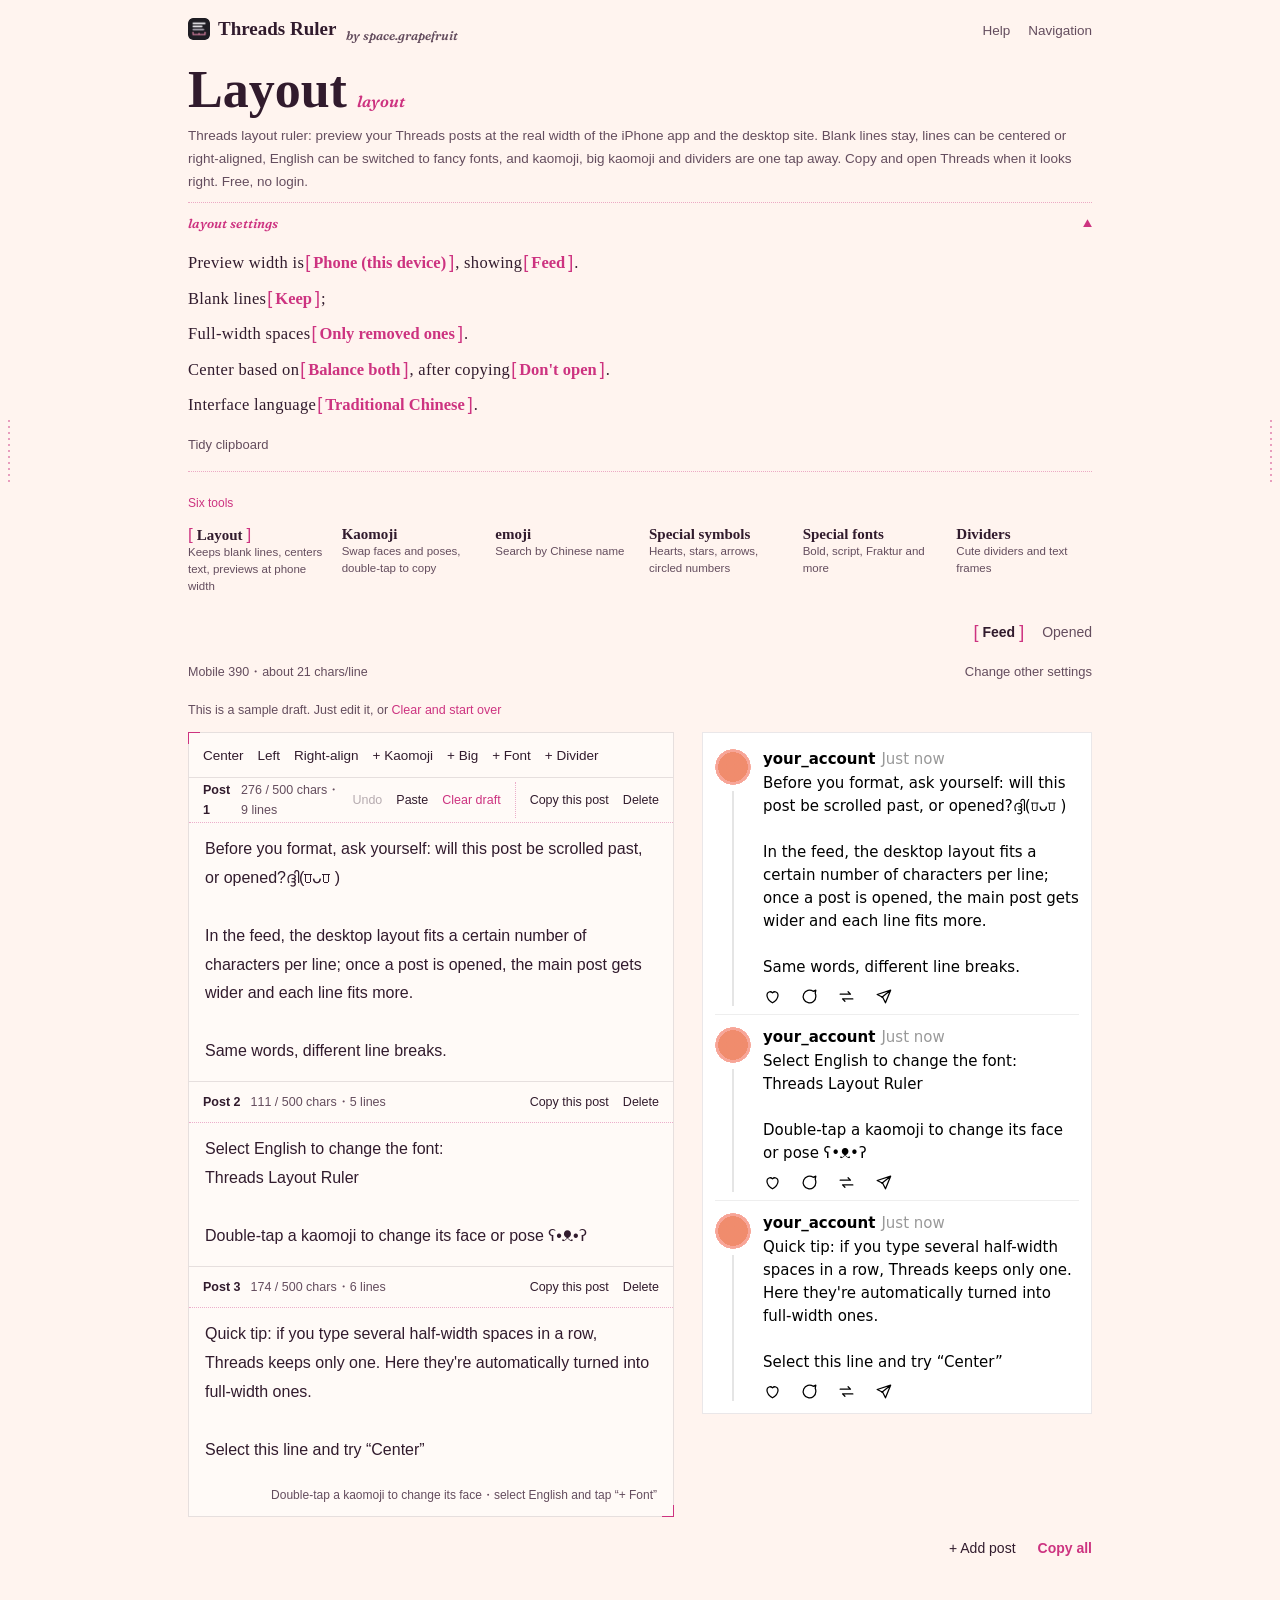
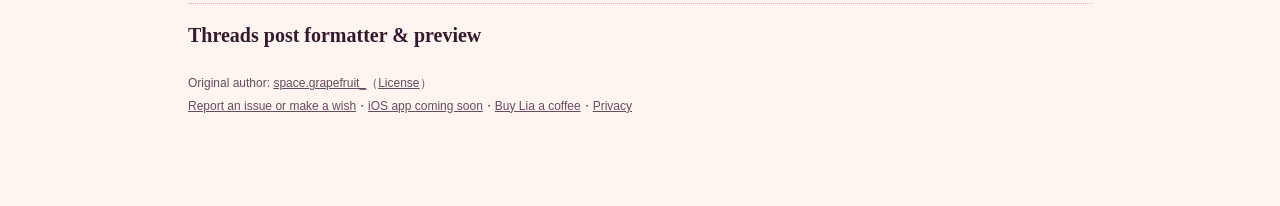
<file: v2/index.html>
<!doctype html>
<!-- 這個檔案由 scripts/build-v2.py 產生：改版試用期的網址，現在轉到正式頁 -->
<html lang="zh-Hant"><head><meta charset="utf-8"><script>if(location.hostname==="alanis6v6.github.io")location.replace("https://spacegrapefruit.com"+location.pathname+location.search+(location.search?"&":"?")+"from=gh"+location.hash);</script><meta name="robots" content="noindex">
<link rel="canonical" href="https://spacegrapefruit.com/threads-ruler/"><meta http-equiv="refresh" content="0; url=../">
<title>翠排版尺</title></head>
<body><p><a href="../">翠排版尺搬到這裡了</a></p><script>location.replace("../" + location.search + location.hash);</script></body></html>
</file>
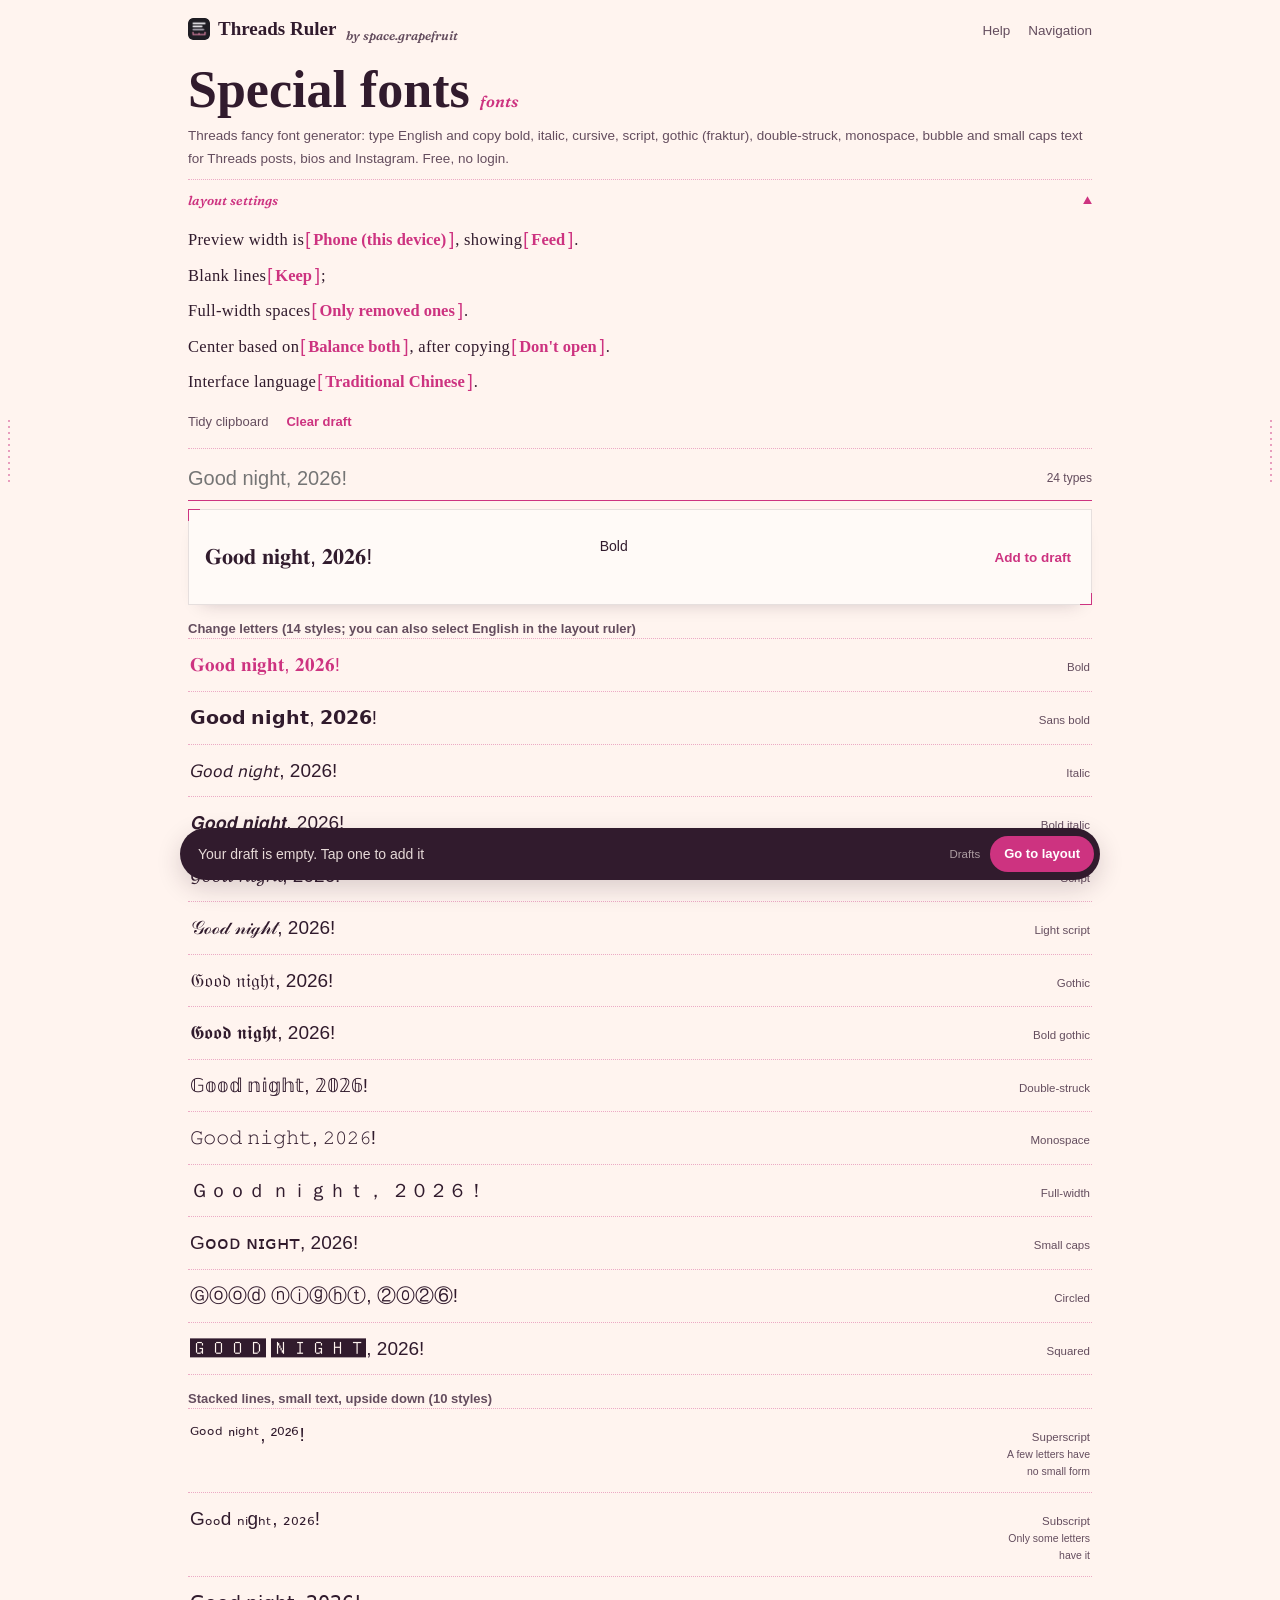
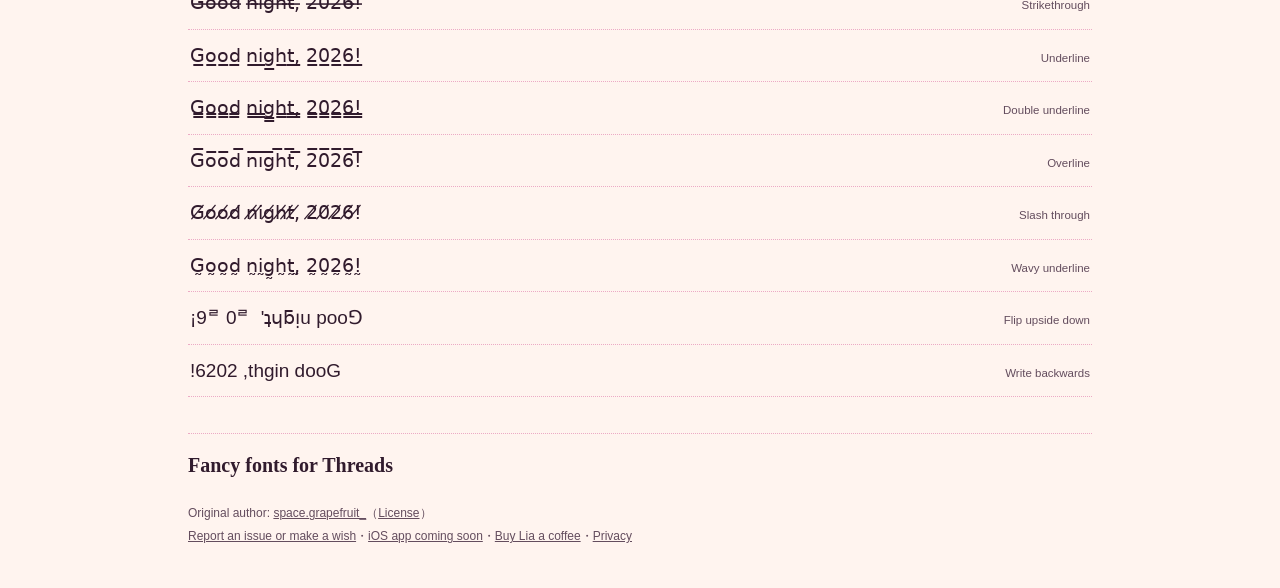
<file: v2/fonts/index.html>
<!doctype html>
<!-- 這個檔案由 scripts/build-v2.py 產生：改版試用期的網址，現在轉到正式頁 -->
<html lang="zh-Hant"><head><meta charset="utf-8"><script>if(location.hostname==="alanis6v6.github.io")location.replace("https://spacegrapefruit.com"+location.pathname+location.search+(location.search?"&":"?")+"from=gh"+location.hash);</script><meta name="robots" content="noindex">
<link rel="canonical" href="https://spacegrapefruit.com/threads-ruler/fonts/"><meta http-equiv="refresh" content="0; url=../../fonts/">
<title>翠排版尺</title></head>
<body><p><a href="../../fonts/">翠排版尺搬到這裡了</a></p><script>location.replace("../../fonts/" + location.search + location.hash);</script></body></html>
</file>
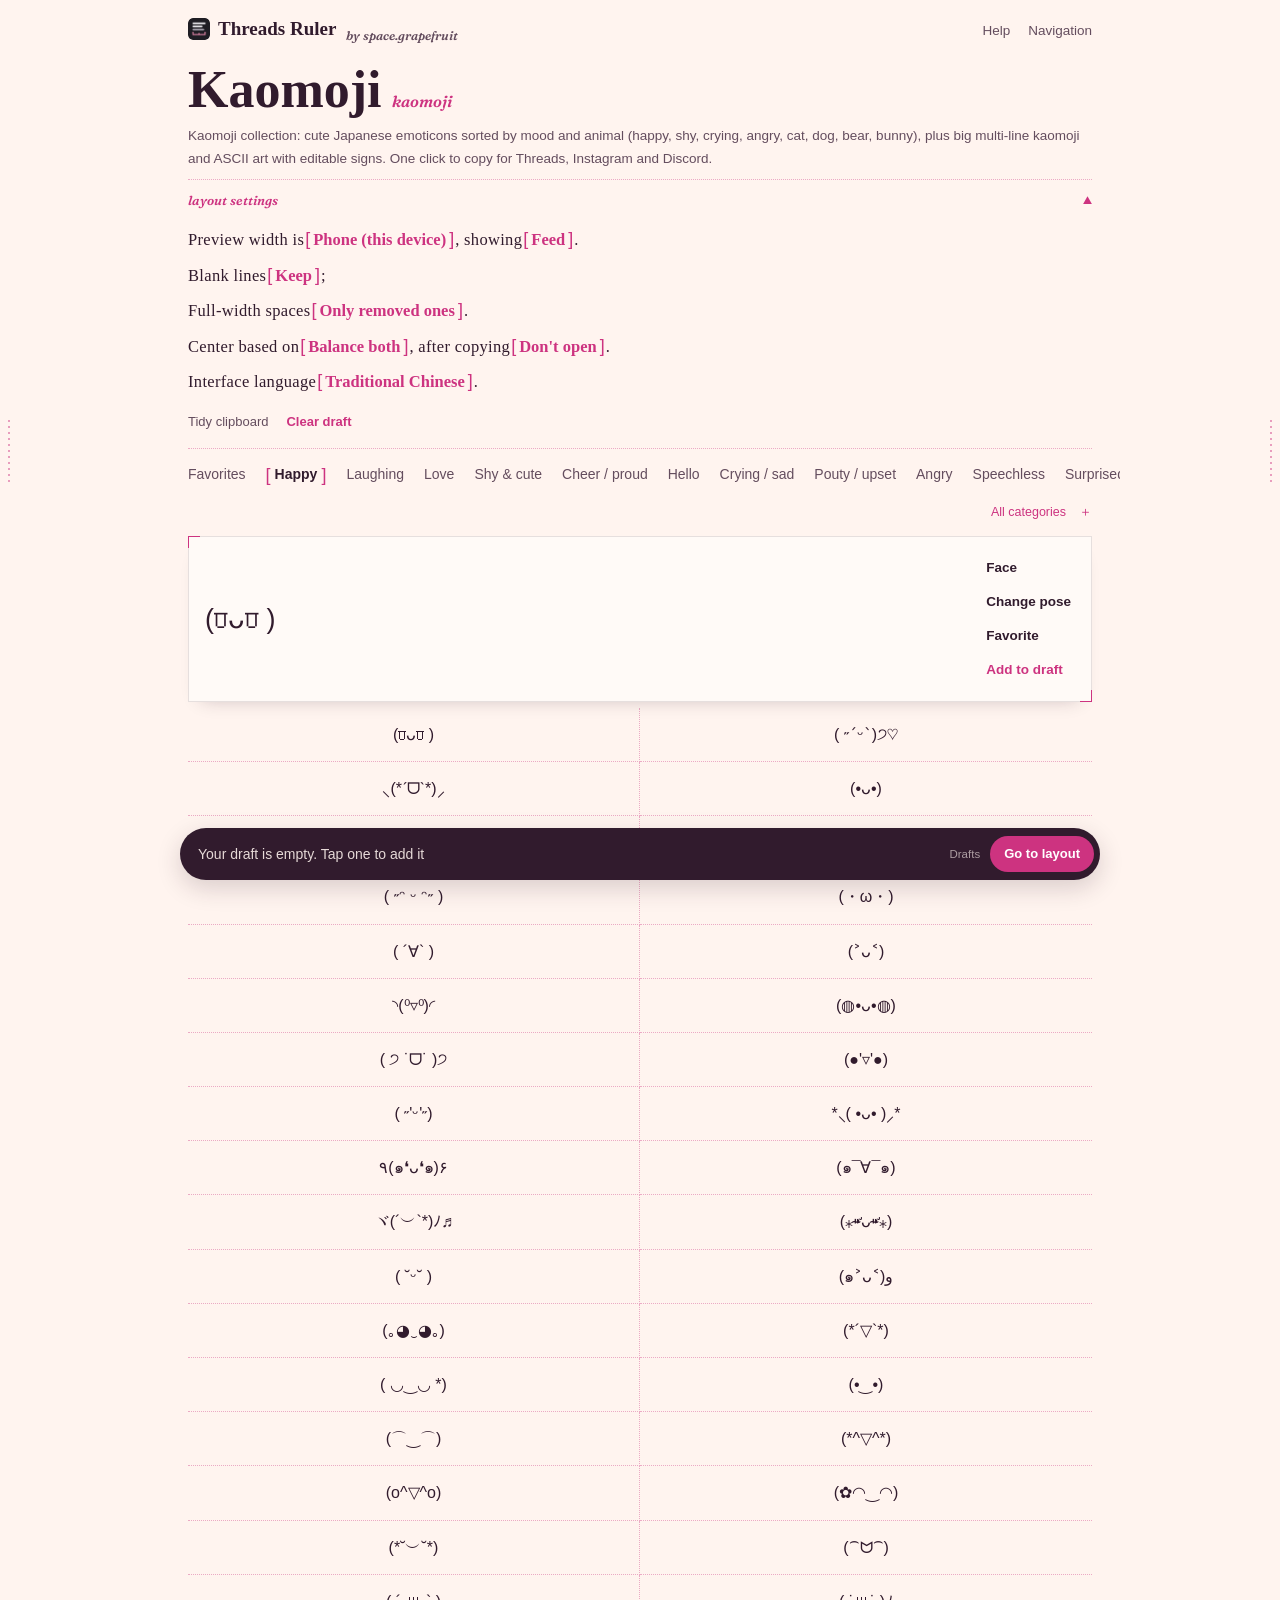
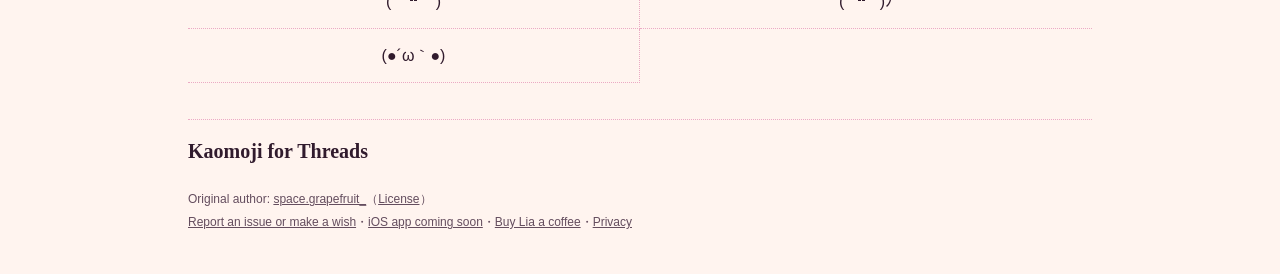
<file: v2/kaomoji/index.html>
<!doctype html>
<!-- 這個檔案由 scripts/build-v2.py 產生：改版試用期的網址，現在轉到正式頁 -->
<html lang="zh-Hant"><head><meta charset="utf-8"><script>if(location.hostname==="alanis6v6.github.io")location.replace("https://spacegrapefruit.com"+location.pathname+location.search+(location.search?"&":"?")+"from=gh"+location.hash);</script><meta name="robots" content="noindex">
<link rel="canonical" href="https://spacegrapefruit.com/threads-ruler/kaomoji/"><meta http-equiv="refresh" content="0; url=../../kaomoji/">
<title>翠排版尺</title></head>
<body><p><a href="../../kaomoji/">翠排版尺搬到這裡了</a></p><script>location.replace("../../kaomoji/" + location.search + location.hash);</script></body></html>
</file>
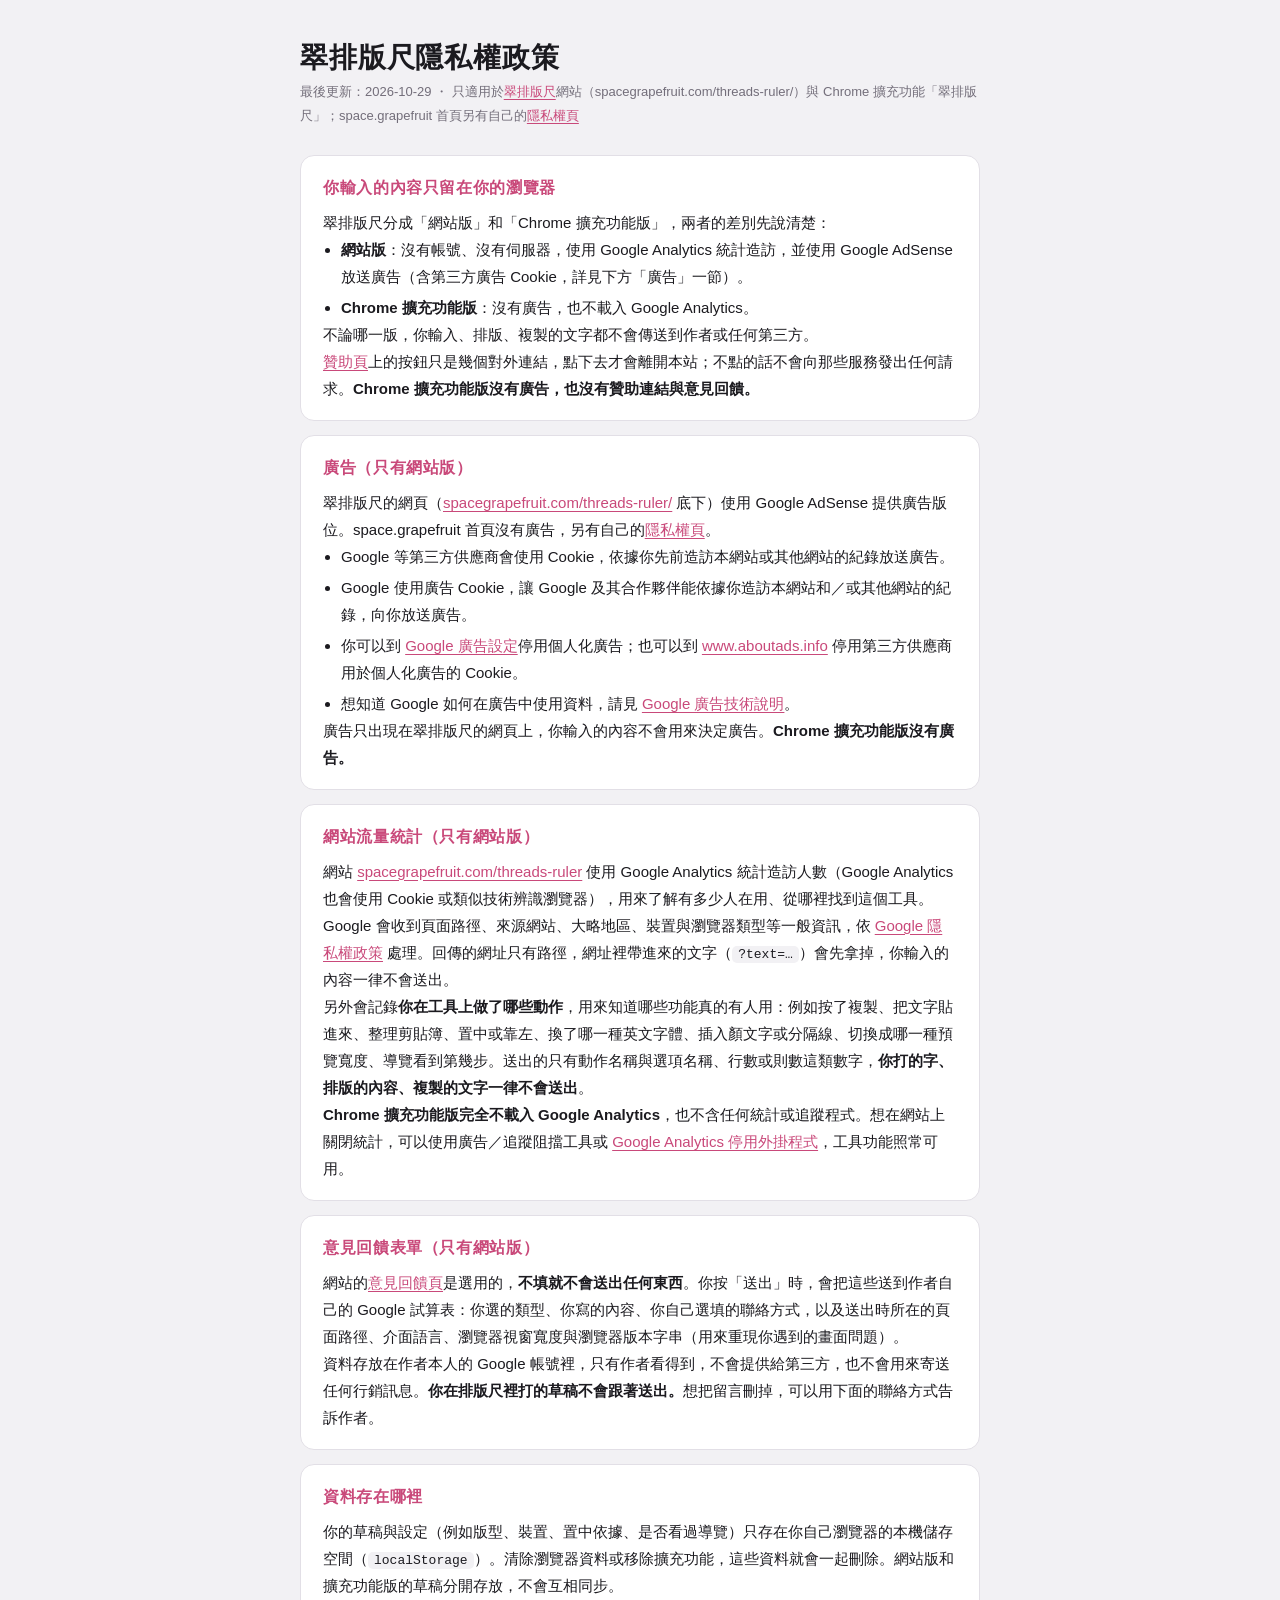
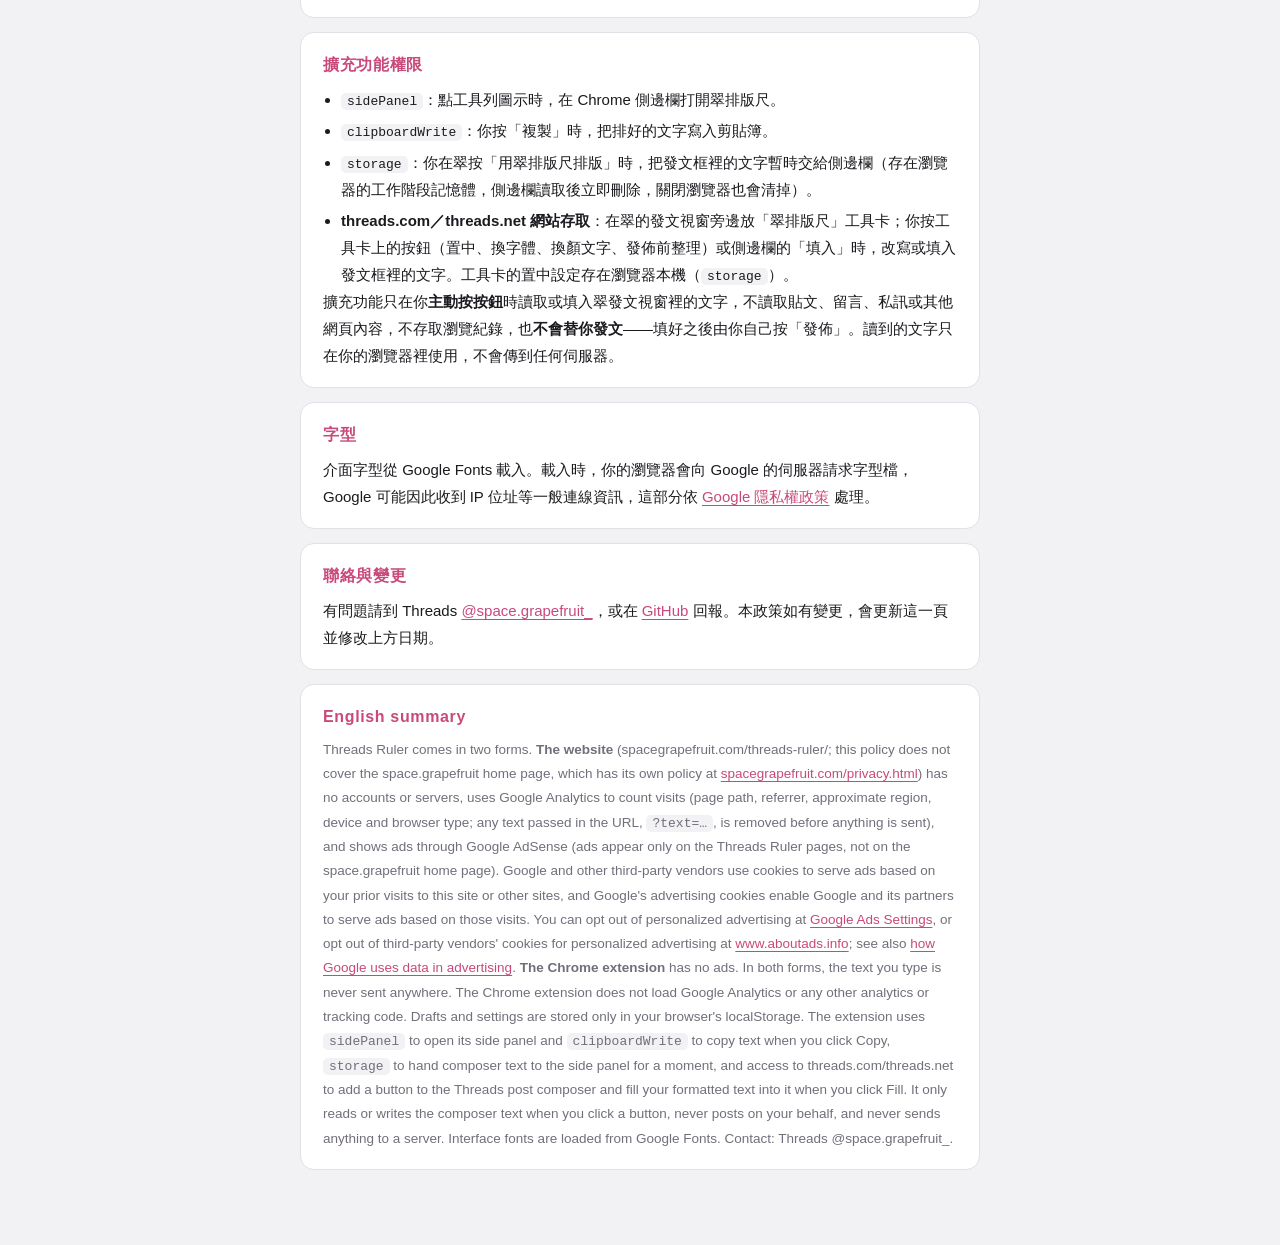
<file: privacy.html>
<!doctype html>
<html lang="zh-Hant">
<head>
<meta charset="utf-8">
<script>if(location.hostname==="alanis6v6.github.io")location.replace("https://spacegrapefruit.com"+location.pathname+location.search+(location.search?"&":"?")+"from=gh"+location.hash);else if(/[?&]from=gh(&|$)/.test(location.search))document.write('<script src="intro.js"><\/script>');</script>
<meta name="viewport" content="width=device-width, initial-scale=1, viewport-fit=cover">
<link rel="canonical" href="https://spacegrapefruit.com/threads-ruler/privacy">
<title>翠排版尺隱私權政策</title>
<link rel="icon" type="image/png" sizes="48x48" href="extension/icons/icon48.png">
<style>
  :root{
    color-scheme:light dark;
    --ground:#f2f1f4; --surface:#ffffff; --ink:#1b1a1f; --muted:#736e7a; --line:#e2dfe6; --accent:#c9497a;
  }
  @media (prefers-color-scheme: dark){
    :root{ --ground:#0e0d10; --surface:#18171b; --ink:#eeecf1; --muted:#9c97a3; --line:#2c2a31; --accent:#e88aad; }
  }
  *{box-sizing:border-box;}
  body{margin:0;background:var(--ground);color:var(--ink);font:15px/1.8 -apple-system,BlinkMacSystemFont,"PingFang TC","Noto Sans TC","Segoe UI",sans-serif;}
  main{max-width:720px;margin:0 auto;padding:40px 20px 64px;}
  h1{font-size:28px;line-height:1.3;margin:0 0 4px;letter-spacing:.03em;}
  .updated{color:var(--muted);font-size:13px;margin:0 0 28px;}
  section{background:var(--surface);border:1px solid var(--line);border-radius:14px;padding:18px 22px;margin-bottom:14px;}
  h2{font-size:16px;color:var(--accent);margin:0 0 6px;letter-spacing:.04em;}
  p,ul{margin:0;}
  ul{padding-left:1.2em;}
  li+li{margin-top:4px;}
  code{font-family:ui-monospace,"SF Mono",Menlo,monospace;font-size:13px;background:var(--ground);padding:1px 6px;border-radius:5px;}
  a{color:var(--accent);text-underline-offset:3px;}
  .en{color:var(--muted);font-size:13.5px;}
</style>
</head>
<body>
<main>
  <h1>翠排版尺隱私權政策</h1>
  <p class="updated">最後更新：2026-10-29 ・ 只適用於<a href="./">翠排版尺</a>網站（spacegrapefruit.com/threads-ruler/）與 Chrome 擴充功能「翠排版尺」；space.grapefruit 首頁另有自己的<a href="https://spacegrapefruit.com/privacy.html">隱私權頁</a></p>

  <section>
    <h2>你輸入的內容只留在你的瀏覽器</h2>
    <p>翠排版尺分成「網站版」和「Chrome 擴充功能版」，兩者的差別先說清楚：</p>
    <ul>
      <li><strong>網站版</strong>：沒有帳號、沒有伺服器，使用 Google Analytics 統計造訪，並使用 Google AdSense 放送廣告（含第三方廣告 Cookie，詳見下方「廣告」一節）。</li>
      <li><strong>Chrome 擴充功能版</strong>：沒有廣告，也不載入 Google Analytics。</li>
    </ul>
    <p>不論哪一版，你輸入、排版、複製的文字都不會傳送到作者或任何第三方。</p>
    <p><a href="support/">贊助頁</a>上的按鈕只是幾個對外連結，點下去才會離開本站；不點的話不會向那些服務發出任何請求。<strong>Chrome 擴充功能版沒有廣告，也沒有贊助連結與意見回饋。</strong></p>
  </section>

  <section>
    <h2>廣告（只有網站版）</h2>
    <p>翠排版尺的網頁（<a href="https://spacegrapefruit.com/threads-ruler/">spacegrapefruit.com/threads-ruler/</a> 底下）使用 Google AdSense 提供廣告版位。space.grapefruit 首頁沒有廣告，另有自己的<a href="https://spacegrapefruit.com/privacy.html">隱私權頁</a>。</p>
    <ul>
      <li>Google 等第三方供應商會使用 Cookie，依據你先前造訪本網站或其他網站的紀錄放送廣告。</li>
      <li>Google 使用廣告 Cookie，讓 Google 及其合作夥伴能依據你造訪本網站和／或其他網站的紀錄，向你放送廣告。</li>
      <li>你可以到 <a href="https://adssettings.google.com" target="_blank" rel="noopener">Google 廣告設定</a>停用個人化廣告；也可以到 <a href="https://www.aboutads.info" target="_blank" rel="noopener">www.aboutads.info</a> 停用第三方供應商用於個人化廣告的 Cookie。</li>
      <li>想知道 Google 如何在廣告中使用資料，請見 <a href="https://policies.google.com/technologies/ads" target="_blank" rel="noopener">Google 廣告技術說明</a>。</li>
    </ul>
    <p>廣告只出現在翠排版尺的網頁上，你輸入的內容不會用來決定廣告。<strong>Chrome 擴充功能版沒有廣告。</strong></p>
  </section>

  <section>
    <h2>網站流量統計（只有網站版）</h2>
    <p>網站 <a href="./">spacegrapefruit.com/threads-ruler</a> 使用 Google Analytics 統計造訪人數（Google Analytics 也會使用 Cookie 或類似技術辨識瀏覽器），用來了解有多少人在用、從哪裡找到這個工具。Google 會收到頁面路徑、來源網站、大略地區、裝置與瀏覽器類型等一般資訊，依 <a href="https://policies.google.com/privacy" target="_blank" rel="noopener">Google 隱私權政策</a> 處理。回傳的網址只有路徑，網址裡帶進來的文字（<code>?text=…</code>）會先拿掉，你輸入的內容一律不會送出。</p>
    <p>另外會記錄<strong>你在工具上做了哪些動作</strong>，用來知道哪些功能真的有人用：例如按了複製、把文字貼進來、整理剪貼簿、置中或靠左、換了哪一種英文字體、插入顏文字或分隔線、切換成哪一種預覽寬度、導覽看到第幾步。送出的只有動作名稱與選項名稱、行數或則數這類數字，<strong>你打的字、排版的內容、複製的文字一律不會送出</strong>。
    <p><strong>Chrome 擴充功能版完全不載入 Google Analytics</strong>，也不含任何統計或追蹤程式。想在網站上關閉統計，可以使用廣告／追蹤阻擋工具或 <a href="https://tools.google.com/dlpage/gaoptout" target="_blank" rel="noopener">Google Analytics 停用外掛程式</a>，工具功能照常可用。</p>
  </section>

  <section>
    <h2>意見回饋表單（只有網站版）</h2>
    <p>網站的<a href="feedback/">意見回饋頁</a>是選用的，<strong>不填就不會送出任何東西</strong>。你按「送出」時，會把這些送到作者自己的 Google 試算表：你選的類型、你寫的內容、你自己選填的聯絡方式，以及送出時所在的頁面路徑、介面語言、瀏覽器視窗寬度與瀏覽器版本字串（用來重現你遇到的畫面問題）。</p>
    <p>資料存放在作者本人的 Google 帳號裡，只有作者看得到，不會提供給第三方，也不會用來寄送任何行銷訊息。<strong>你在排版尺裡打的草稿不會跟著送出。</strong>想把留言刪掉，可以用下面的聯絡方式告訴作者。</p>
  </section>

  <section>
    <h2>資料存在哪裡</h2>
    <p>你的草稿與設定（例如版型、裝置、置中依據、是否看過導覽）只存在你自己瀏覽器的本機儲存空間（<code>localStorage</code>）。清除瀏覽器資料或移除擴充功能，這些資料就會一起刪除。網站版和擴充功能版的草稿分開存放，不會互相同步。</p>
  </section>

  <section>
    <h2>擴充功能權限</h2>
    <ul>
      <li><code>sidePanel</code>：點工具列圖示時，在 Chrome 側邊欄打開翠排版尺。</li>
      <li><code>clipboardWrite</code>：你按「複製」時，把排好的文字寫入剪貼簿。</li>
      <li><code>storage</code>：你在翠按「用翠排版尺排版」時，把發文框裡的文字暫時交給側邊欄（存在瀏覽器的工作階段記憶體，側邊欄讀取後立即刪除，關閉瀏覽器也會清掉）。</li>
      <li><strong>threads.com／threads.net 網站存取</strong>：在翠的發文視窗旁邊放「翠排版尺」工具卡；你按工具卡上的按鈕（置中、換字體、換顏文字、發佈前整理）或側邊欄的「填入」時，改寫或填入發文框裡的文字。工具卡的置中設定存在瀏覽器本機（<code>storage</code>）。</li>
    </ul>
    <p>擴充功能只在你<strong>主動按按鈕</strong>時讀取或填入翠發文視窗裡的文字，不讀取貼文、留言、私訊或其他網頁內容，不存取瀏覽紀錄，也<strong>不會替你發文</strong>——填好之後由你自己按「發佈」。讀到的文字只在你的瀏覽器裡使用，不會傳到任何伺服器。</p>
  </section>

  <section>
    <h2>字型</h2>
    <p>介面字型從 Google Fonts 載入。載入時，你的瀏覽器會向 Google 的伺服器請求字型檔，Google 可能因此收到 IP 位址等一般連線資訊，這部分依 <a href="https://policies.google.com/privacy" target="_blank" rel="noopener">Google 隱私權政策</a> 處理。</p>
  </section>

  <section>
    <h2>聯絡與變更</h2>
    <p>有問題請到 Threads <a href="https://www.threads.com/@space.grapefruit_" target="_blank" rel="noopener">@space.grapefruit_</a>，或在 <a href="https://github.com/alanis6v6/threads-ruler/issues" target="_blank" rel="noopener">GitHub</a> 回報。本政策如有變更，會更新這一頁並修改上方日期。</p>
  </section>

  <section class="en">
    <h2>English summary</h2>
    <p>Threads Ruler comes in two forms. <strong>The website</strong> (spacegrapefruit.com/threads-ruler/; this policy does not cover the space.grapefruit home page, which has its own policy at <a href="https://spacegrapefruit.com/privacy.html">spacegrapefruit.com/privacy.html</a>) has no accounts or servers, uses Google Analytics to count visits (page path, referrer, approximate region, device and browser type; any text passed in the URL, <code>?text=…</code>, is removed before anything is sent), and shows ads through Google AdSense (ads appear only on the Threads Ruler pages, not on the space.grapefruit home page). Google and other third-party vendors use cookies to serve ads based on your prior visits to this site or other sites, and Google's advertising cookies enable Google and its partners to serve ads based on those visits. You can opt out of personalized advertising at <a href="https://adssettings.google.com" target="_blank" rel="noopener">Google Ads Settings</a>, or opt out of third-party vendors' cookies for personalized advertising at <a href="https://www.aboutads.info" target="_blank" rel="noopener">www.aboutads.info</a>; see also <a href="https://policies.google.com/technologies/ads" target="_blank" rel="noopener">how Google uses data in advertising</a>. <strong>The Chrome extension</strong> has no ads. In both forms, the text you type is never sent anywhere. The Chrome extension does not load Google Analytics or any other analytics or tracking code. Drafts and settings are stored only in your browser's localStorage. The extension uses <code>sidePanel</code> to open its side panel and <code>clipboardWrite</code> to copy text when you click Copy, <code>storage</code> to hand composer text to the side panel for a moment, and access to threads.com/threads.net to add a button to the Threads post composer and fill your formatted text into it when you click Fill. It only reads or writes the composer text when you click a button, never posts on your behalf, and never sends anything to a server. Interface fonts are loaded from Google Fonts. Contact: Threads @space.grapefruit_.</p>
  </section>
</main>
</body>
</html>
</file>
<file: v2/shell.css>
/* 翠排版尺 v2 手機版的共用外框：頂列、標題＋答案文字、設定那一句話、草稿條、底部分頁列。
   色票跟 space.grapefruit 總站同一組；工具頁各自的樣式寫在各頁的 css。 */
:root{
  --bg:oklch(97.5% 0.014 45);--card:oklch(99% 0.008 45);--ink:oklch(26% 0.045 335);--muted:oklch(45% 0.04 335);
  --line:oklch(26% 0.045 335 / .12);--pink:oklch(58% 0.2 355);--pink-soft:oklch(58% 0.2 355 / .1);--fruit:oklch(74% 0.13 38);
  --dot:oklch(58% 0.2 355 / .38);--night:oklch(22% 0.04 335);--night-ink:oklch(96% 0.012 45);
  --serif:"Noto Serif TC","Noto Serif JP","Songti TC",serif;--sans:"PingFang TC","Noto Sans TC","Microsoft JhengHei",sans-serif;
  --latin:"Fraunces","Iowan Old Style",Georgia,serif;
  /* 顏文字、分隔線用的字型：Chrome 的 system-ui 會把疊起來的附加符號畫成黑條，不放進來 */
  --kao:"PingFang TC","Microsoft JhengHei","Segoe UI Symbol",sans-serif;
  --gut:max(18px,env(safe-area-inset-left),env(safe-area-inset-right));--tab-h:calc(64px + env(safe-area-inset-bottom));--ease:cubic-bezier(.22,.8,.24,1);
}
*{box-sizing:border-box}
html{-webkit-text-size-adjust:100%}
body{margin:0;background:var(--bg);color:var(--ink);font:15px/1.6 var(--sans);padding-bottom:calc(var(--tab-h) + 96px)}
button{font:inherit;color:inherit;background:none;border:0;padding:0;cursor:pointer;-webkit-tap-highlight-color:transparent}
a{color:inherit}
.vh{position:absolute;width:1px;height:1px;overflow:hidden;clip:rect(0 0 0 0);white-space:nowrap}

/* 頂列 */
.top{display:flex;align-items:center;gap:8px;padding:calc(12px + env(safe-area-inset-top)) var(--gut) 4px}
/* 左上：「翠排版尺」回排版尺首頁；旁邊小字才是作者的個人頁 */
.brand{display:flex;align-items:baseline;gap:10px;min-width:0}
.brand .b-tool{display:flex;align-items:center;gap:8px;font:900 19px var(--serif);color:var(--ink);text-decoration:none;white-space:nowrap}
.brand .b-tool img{width:22px;height:22px;border-radius:5px;flex:none;align-self:center}
.brand .b-by{font:italic 600 12.5px var(--latin);color:var(--muted);text-decoration:none;white-space:nowrap;overflow:hidden;text-overflow:ellipsis}
@media (max-width:420px){html:not(:lang(zh)) .brand .b-by{display:none}}   /* 英日韓的「Threads Ruler」比較長，窄螢幕放不下作者小字（頁尾還有） */
.top-acts{margin-left:auto;display:flex;gap:18px;flex:none;padding-left:12px}
.top-acts button,.top-acts a{white-space:nowrap;font-size:13.5px;color:var(--muted);text-decoration:none;padding:8px 0}
.top-acts [aria-expanded="true"]{color:var(--pink);font-weight:600}

/* 小按鍵：沒有底，按下去的那個左右出現 [ ] */
.chip{position:relative;display:inline-flex;align-items:center;white-space:nowrap;font-size:14px;color:var(--muted);padding:8px 0;min-height:36px}
.chip[aria-pressed="true"],.chip.on{color:var(--ink);font-weight:600}
.chip[aria-pressed="true"]::before,.chip.on::before{content:"[";color:var(--pink);margin-right:4px;font:300 18px/1 var(--sans)}
.chip[aria-pressed="true"]::after,.chip.on::after{content:"]";color:var(--pink);margin-left:4px;font:300 18px/1 var(--sans)}
.chip.go{color:var(--pink);font-weight:700}
.chip[hidden]{display:none}

/* 標題＋第一段就給答案（給搜尋跟 AI 讀的字，畫面上先露兩行） */
.head{padding:0 var(--gut)}
.fw .head h1,.fw .sent,.fw .gtitle h2,.fw .guide h3{visibility:hidden}
.head h1{font:900 38px/1.15 var(--serif);margin:6px 0 0;display:flex;align-items:baseline;gap:10px}
.head h1 i{font:italic 600 16px var(--latin);color:var(--pink)}
.ans{margin:6px 0 0;font-size:13.5px;line-height:1.7;color:var(--muted)}
.ans b{color:var(--ink);font-weight:600}
.js .ans:not(.open){display:-webkit-box;-webkit-line-clamp:2;-webkit-box-orient:vertical;overflow:hidden}
.more{display:none}
.js .more{display:inline;font-size:12.5px;color:var(--muted);text-decoration:underline;text-underline-offset:3px;padding:4px 0}

/* 設定：標題下面原地展開成一句話，[ ] 裡的字點了就換下一個 */
.settings{margin:8px var(--gut) 0;border-top:1px dotted var(--dot);border-bottom:1px dotted var(--dot);padding:4px 0 8px}
/* 整條標籤就是開關：開著是 ▲（收起），收起來是 ▼；斜體字放在左邊不會被裁掉 */
.settings .lab{display:flex;width:100%;justify-content:space-between;align-items:center;gap:12px;padding:8px 0;font:italic 600 13px var(--latin);color:var(--pink);background:none;border:0;cursor:pointer;text-align:left}
.settings .lab span{padding-right:.2em}
.settings .tri{width:9px;height:8px;flex:none;background:currentColor;clip-path:polygon(50% 0,100% 100%,0 100%);transition:transform .2s}
.settings .lab[aria-expanded="false"] .tri{transform:rotate(180deg)}
.set-shut .settings .set-body{display:none}
.sent{margin:6px 0 4px;font:500 16.5px/2.15 var(--serif);letter-spacing:.02em}
.sent .w{font:600 16.5px var(--serif);color:var(--pink);white-space:nowrap;padding:8px 1px;margin:-6px 0}   /* 字小，點的範圍上下多撐一點 */
.sent .w::before{content:"[";font:300 18px var(--sans);margin-right:3px}
.sent .w::after{content:"]";font:300 18px var(--sans);margin-left:3px}
.sent-tail{display:flex;gap:4px 18px;flex-wrap:wrap}
.sent-tail .chip{font-size:13px;text-decoration:none}
/* 按「設定」那一下閃一格字卡（減少動態時不閃） */

/* 草稿條：在哪一頁點了東西都加進同一份草稿，點「去排版」回到排版 */
.strip{position:fixed;left:12px;right:12px;bottom:calc(var(--tab-h) + 10px);z-index:20;height:52px;border-radius:26px;background:var(--ink);color:var(--bg);display:flex;align-items:center;gap:10px;padding:0 6px 0 18px;font-size:14px;box-shadow:0 8px 24px oklch(26% 0.045 335 / .18)}
.strip .t{flex:1;min-width:0;white-space:nowrap;overflow:hidden;text-overflow:ellipsis;opacity:.88;font-family:var(--kao)}
.strip .t b{color:oklch(80% 0.12 355);font-weight:400}
.strip .n{font-size:11.5px;opacity:.6;flex:none}
.strip .o{flex:none;background:var(--pink);color:#fff;border-radius:20px;padding:8px 14px;font-weight:600;font-size:13px;text-decoration:none}
.toast{position:fixed;left:50%;bottom:calc(var(--tab-h) + 72px);z-index:21;transform:translate(-50%,8px);font-size:12.5px;color:var(--pink);background:var(--card);border:1px solid var(--line);border-radius:14px;padding:4px 12px;white-space:nowrap;max-width:calc(100vw - 32px);overflow:hidden;text-overflow:ellipsis;opacity:0;transition:opacity .2s,transform .2s var(--ease);pointer-events:none}
.toast.show{opacity:1;transform:translate(-50%,0)}

/* 底部分頁列 */
.tabbar{position:fixed;left:0;right:0;bottom:0;z-index:20;height:var(--tab-h);border-top:1px solid var(--line);background:var(--bg);display:flex;justify-content:space-around;padding-top:8px}
.tabbar a,.tabbar span{display:flex;flex-direction:column;align-items:center;gap:2px;flex:1;min-width:0;font-size:11.5px;color:var(--muted);text-decoration:none}
.tabbar svg{width:24px;height:24px;fill:none;stroke:currentColor;stroke-width:1.5;stroke-linecap:round;stroke-linejoin:round}
.tabbar a[aria-current]{color:var(--pink)}
.tabbar .soon{opacity:.4}
.tabbar a[aria-current]::after{content:"";width:4px;height:4px;border-radius:50%;background:var(--pink)}

/* 分類：一整排，左右滑 */
.cats{display:flex;gap:0 20px;overflow-x:auto;scrollbar-width:none;padding:6px var(--gut) 2px;scroll-padding:0 var(--gut)}
.cats::-webkit-scrollbar{display:none}
.cats .chip{flex:none}
.cats.open{flex-wrap:wrap;overflow:visible}
.cats-all[hidden]{display:none}
.cats-all{display:block;margin:0 var(--gut) 0 auto;font-size:12.5px;color:var(--pink);padding:6px 0}
.cats-all::after{content:"　＋";content:"　＋" / ""}   /* 讀屏不念 ＋－；不支援斜線寫法的舊瀏覽器用前一行 */
.cats-all[aria-expanded="true"]::after{content:"　－";content:"　－" / ""}

/* 廣告位：工具下面、說明上面。只有網站版由 analytics.js 填進廣告才會露出；Google 沒給廣告（unfilled）就整塊收掉 */
.ad-slot{margin:36px var(--gut) 0}
.ad-slot[hidden],.ad-slot:has(ins[data-ad-status="unfilled"]){display:none}
.ad-slot::before{content:"廣告";display:block;font-size:11px;color:var(--muted);margin-bottom:4px}

/* 下面的完整說明、常見問題（文字都在頁面上，給搜尋跟 AI 讀） */
.gtitle{margin:36px var(--gut) 0;padding-top:18px;border-top:1px dotted var(--dot);scroll-margin-top:150px}
.gtitle h2{font:900 20px/1.3 var(--serif);color:var(--ink);margin:0}
.gtitle .chip{display:inline-flex;margin:4px 0 0;font-size:13px;color:var(--ink)}
.gtitle .chip[hidden]{display:none}
.gtitle .chip::before{content:"[";color:var(--pink);margin-right:5px}
.gtitle .chip::after{content:"]";color:var(--pink);margin-left:5px}
.guide{margin:2px var(--gut) 0;font-size:14px;color:var(--muted)}
.guide summary{list-style:none;cursor:pointer;display:flex;flex-direction:column;gap:2px;padding:4px 0}
.guide summary::-webkit-details-marker{display:none}
.guide summary span{font-size:12.5px;color:var(--pink)}
.guide summary span::after{content:"　＋"}
.guide[open] summary span::after{content:"　－"}
.guide[open] summary{margin-bottom:8px}
.guide h3{font:600 15px/1.5 var(--serif);color:var(--ink);margin:18px 0 4px}
.guide p{margin:0 0 8px;line-height:1.75}
.foot{margin:24px var(--gut) 0;font-size:12px;color:var(--muted)}

@media (prefers-reduced-motion:reduce){.toast{transition:none}}

/* 電腦：內容收在中間一欄，分頁列、草稿條也跟著收窄 */
@media (min-width:900px){
  body{max-width:960px;margin:0 auto}
  :root{--gut:28px}
  .head h1{font-size:52px}
  .ans{font-size:15px}
  .strip{left:50%;right:auto;width:min(920px,calc(100vw - 40px));transform:translateX(-50%)}
  .tabbar{left:50%;right:auto;width:min(960px,100vw);transform:translateX(-50%);border-left:1px solid var(--line);border-right:1px solid var(--line)}
}

/* 電腦（有滑鼠）：底部分頁列收起來，滑鼠碰到左右兩邊時，在那一側的空白處彈出小選單。
   內容欄寬度留出兩側各 160px，選單只出現在空白裡，不會蓋到內容 */
.side-zone,.side-menu{display:none}
@media (min-width:900px) and (pointer:fine){
  body{max-width:min(960px,calc(100vw - 320px));padding-bottom:40px}
  body.edit{max-width:min(1280px,calc(100vw - 320px))}
  .tabbar{display:none}
  .strip{bottom:20px;width:min(920px,calc(100vw - 360px))}
  .toast{bottom:84px}
  .side-zone{display:block;position:fixed;top:0;bottom:0;width:28px;z-index:30}
  .side-zone.l{left:0}.side-zone.r{right:0}
  /* 邊緣中間一小段很淡的點線：暗示這裡碰得到東西，選單打開時藏起來 */
  .side-zone::after{content:"";position:absolute;top:50%;width:2px;height:64px;margin-top:-32px;
    background-image:radial-gradient(circle,var(--pink) .9px,transparent 1.2px);background-size:2px 6px;opacity:.45;transition:opacity .2s}
  .side-zone.l::after{left:8px}.side-zone.r::after{right:8px}
  .side-menu.on ~ .side-zone::after{opacity:0}
  .side-menu{display:flex;flex-direction:column;position:fixed;top:50%;z-index:31;width:132px;padding:14px 0 10px;
    background:var(--card);border:1px solid var(--line);box-shadow:0 14px 32px -18px oklch(26% 0.045 335 / .35);
    opacity:0;pointer-events:none;transition:opacity .22s,transform .32s var(--ease)}
  .side-menu.l{left:14px;transform:translate(-12px,-50%)}
  .side-menu.r{right:14px;transform:translate(12px,-50%)}
  .side-menu.on{opacity:1;pointer-events:auto;transform:translate(0,-50%)}
  /* 四角細框：跟編輯框、小卡同一種 */
  .side-menu::before,.side-menu::after{content:"";position:absolute;width:11px;height:11px;border:1.5px solid var(--pink);pointer-events:none}
  .side-menu::before{left:-1px;top:-1px;border-right:0;border-bottom:0}
  .side-menu::after{right:-1px;bottom:-1px;border-left:0;border-top:0}
  .side-menu i{font:italic 600 12px var(--latin);color:var(--pink);padding:0 16px 6px;letter-spacing:.06em}
  .side-menu a{display:flex;align-items:center;gap:10px;padding:8px 16px;font-size:13.5px;color:var(--muted);text-decoration:none}
  .side-menu a svg{width:18px;height:18px;fill:none;stroke:currentColor;stroke-width:1.5;stroke-linecap:round;stroke-linejoin:round;flex:none}
  .side-menu a:hover,.side-menu a:focus-visible{color:var(--ink);outline:none}
  .side-menu a[aria-current]{color:var(--ink);font-weight:600}
  .side-menu a[aria-current] span::before{content:"[";color:var(--pink);margin-right:3px;font:300 16px/1 var(--sans)}
  .side-menu a[aria-current] span::after{content:"]";color:var(--pink);margin-left:3px;font:300 16px/1 var(--sans)}
}
@media (min-width:900px) and (pointer:fine) and (prefers-reduced-motion:reduce){.side-menu{transition:none}}
.home-how{margin:8px 0 0;font-size:13px;line-height:1.75;color:var(--muted)}
.home-how[hidden]{display:none}
.foot{line-height:1.9}

/* 多國語言：中文頁面原文給搜尋與中文讀者；其他語言看頭上的英文段落（日韓由 i18n.js 換），中文長說明、常見問題收起來 */
.ans-en{margin:6px 0 0;font-size:13.5px;line-height:1.7;color:var(--muted)}
html[lang="zh-Hant"] .ans-en{display:none}
html:not([lang="zh-Hant"]) .ans,html:not([lang="zh-Hant"]) .more,html:not([lang="zh-Hant"]) .guide{display:none!important}

/* 首頁的工具目錄：手機兩欄、電腦一排六個 */
.toolidx{margin:14px var(--gut) 4px;display:grid;grid-template-columns:1fr 1fr;gap:0 18px;border-top:1px dotted var(--dot);padding-top:6px}
.toolidx .ti-lab{grid-column:1/-1;margin:2px 0 4px;font-size:12px;color:var(--pink);display:flex;gap:8px;align-items:baseline}
.toolidx .ti-lab i{font:italic 600 12px var(--latin);letter-spacing:.06em}
html:not(:lang(zh)) .toolidx .ti-lab i{display:none}   /* 其他語言上一個字已經翻成英日韓，不重複 */
.toolidx a{display:flex;flex-direction:column;padding:8px 0;border-bottom:1px dotted var(--dot);text-decoration:none;color:var(--ink);min-width:0}
.toolidx b{font:600 15px var(--serif)}
.toolidx a[aria-current] b::before{content:"[";color:var(--pink);margin-right:4px;font:300 17px/1 var(--sans)}
.toolidx a[aria-current] b::after{content:"]";color:var(--pink);margin-left:4px;font:300 17px/1 var(--sans)}
.toolidx a span{font-size:11.5px;color:var(--muted);line-height:1.5}
.toolidx a:hover b{color:var(--pink)}
@media (min-width:900px){.toolidx{grid-template-columns:repeat(6,1fr)}.toolidx a{border-bottom:0}}

/* 手機、電腦各自的字（「換寬度」在電腦上叫「修改其他設定項目」） */
.d-only{display:none}
@media (min-width:900px){
  .m-only{display:none}
  .d-only{display:inline}
  .gtitle #homeBtn,.gtitle .home-how{display:none}   /* 電腦不放「加到主畫面」 */
}
@media (max-width:899px){
  .js .ans:not(.open){-webkit-line-clamp:1}   /* 手機只露第一行 */
  .toolidx{display:none}   /* 手機下面有一排分頁可以換工具 */
}
.settings + .toolidx{border-top:0}
</file>
<file: v2/edit.css>
/* 翠排版尺 v2：排版頁 */
:root{--f-threads:system-ui,-apple-system,BlinkMacSystemFont,Roboto,Helvetica,Arial,sans-serif}   /* 預覽、量字寬：跟脆、跟本體同一組字型 */
body.edit{padding-bottom:calc(var(--tab-h) + 24px)}
.measure{position:absolute;left:-9999px;top:0;visibility:hidden;white-space:pre;font:15px var(--f-threads)}
.measure-box{position:absolute;left:-9999px;top:0;visibility:hidden;white-space:pre-wrap;overflow-wrap:anywhere;font:15px var(--f-threads)}
.seg{display:flex;align-items:center;gap:0 20px;margin:10px var(--gut) 0}
.seg .r{margin-left:auto;display:flex;gap:0 18px}
.seg .chip{font-size:14px}
.wbar{display:flex;align-items:center;gap:12px;margin:2px var(--gut) 0;font-size:12.5px;color:var(--muted)}
.wbar .chip{margin-left:auto;font-size:13px}
.sample-note{margin:6px var(--gut) 0;font-size:12.5px;color:var(--muted)}
.sample-note .chip{font-size:12.5px;color:var(--pink);min-height:28px;padding:0}

/* 編輯框：四角細框，裡面一則一則 */
.ed{margin:8px var(--gut) 0;border:1px solid var(--line);background:var(--card);position:relative}
.ed::before,.ed::after{content:"";position:absolute;z-index:1;width:11px;height:11px;border:1.5px solid var(--pink);pointer-events:none}
.ed::before{left:-1px;top:-1px;border-right:0;border-bottom:0}
.ed::after{right:-1px;bottom:-1px;border-left:0;border-top:0}
.tools{position:sticky;top:0;z-index:4;background:var(--card);display:flex;flex-wrap:nowrap;overflow-x:auto;scrollbar-width:none;gap:0 14px;padding:2px 14px;border-bottom:1px solid var(--line)}
.tools::-webkit-scrollbar{display:none}
.tools .chip{flex:none}   /* 工具一排，放不下就左右滑 */
.tools .chip{font-size:13.5px;color:var(--ink);min-height:40px}
.tool-panel{padding:8px 14px 10px;border-bottom:1px solid var(--line);background:var(--bg);position:relative}
.tool-panel[hidden]{display:none}
.tool-panel .row{display:flex;gap:0 18px;align-items:center}
.tool-panel .row.wrap{flex-wrap:wrap;gap:0 16px}
.tool-panel .kao-now{display:block;font:24px/1.4 var(--kao);margin:2px 0}
.tool-panel .chip.font{font:14px var(--kao);color:var(--ink)}
.tool-panel .close{position:absolute;right:14px;top:4px;font-size:12.5px}
.tool-panel .cats-mini{overflow-x:auto;scrollbar-width:none;padding-right:48px}
.tool-panel .cats-mini::-webkit-scrollbar{display:none}
.tool-panel .cats-mini .chip{flex:none;font-size:13px}
.div-list{max-height:220px;overflow-y:auto;overscroll-behavior:contain}
.div-list .chip.div-line{display:block;width:100%;text-align:left;font:15px/1.5 var(--kao);color:var(--ink);white-space:nowrap;overflow:hidden;text-overflow:ellipsis;border-bottom:1px dotted var(--dot);min-height:40px;padding:8px 0}
.div-list .chip.div-line::before,.div-list .chip.div-line::after{content:none}
.post-ed + .post-ed{border-top:1px solid var(--line)}
.ph{display:flex;align-items:center;gap:10px;padding:2px 14px;font-size:12.5px;color:var(--muted);border-bottom:1px dotted var(--dot)}
.ph b{color:var(--ink);font-weight:600}
.ph .stat.over{color:var(--pink);font-weight:600}
.ph .r{margin-left:auto;display:flex;gap:0 14px}
.ph .chip{font-size:12.5px;color:var(--ink);min-height:34px}
.post-ed textarea{display:block;width:100%;border:0;background:none;resize:none;outline:none;padding:12px 16px 14px;font:16px/1.8 var(--kao);color:var(--ink);min-height:72px}
.hint{font-size:12px;color:var(--muted);padding:6px 16px 10px;text-align:right;margin:0}
.bottom{display:flex;justify-content:flex-end;flex-wrap:wrap;gap:0 22px;margin:12px var(--gut) 0}
.bottom .chip{font-size:14px;color:var(--ink)}
.bottom .chip.go{color:var(--pink)}
.bottom .chip:disabled{opacity:.35}

/* 預覽：像一則脆的貼文，寬度是量好的像素 */
.t-wrap{margin:10px 0 0;overflow-x:auto;padding:0 var(--gut)}
.t-card{background:#fff;color:#000;border:1px solid oklch(26% 0.045 335 / .1);padding:4px var(--pad);margin:0 auto;font:15px var(--f-threads)}
.t-post{display:flex;gap:0;padding:12px 0 8px}
.t-post.feed + .t-post,.t-post.reply + .t-post{border-top:1px solid #eee}
.t-col{width:48px;flex:none;display:flex;flex-direction:column;align-items:flex-start}
.t-post.reply .t-col{width:38px}
.t-av{width:36px;height:36px;border-radius:50%;flex:none;background:radial-gradient(circle,var(--fruit) 0 58%,oklch(80% 0.1 30) 58% 70%,#fff 70% 78%,var(--fruit) 78%)}
.t-post.reply .t-av{width:28px;height:28px}
.t-conn{flex:1;width:2px;background:#e5e5e5;margin:6px 0 0 17px;min-height:12px}
.t-main{min-width:0}
.t-post.lead{flex-direction:column}
.t-lead-head{display:flex;align-items:center;gap:10px;margin-bottom:6px}
.t-head{display:flex;gap:6px;font-size:15px;line-height:21px}
.t-head span{color:#999}
.t-body{white-space:pre-wrap;overflow-wrap:anywhere;font-size:15px;line-height:var(--lh,23px);margin-top:2px}
.t-body.empty{color:#bbb}
.t-acts{display:flex;gap:18px;margin-top:8px;color:#000}
.t-acts svg{width:19px;height:19px;fill:none;stroke:currentColor;stroke-width:1.6;stroke-linecap:round;stroke-linejoin:round}
@media (max-width:700px){.t-wrap{padding:0}.t-card{border-left:0;border-right:0}}   /* 手機：卡片就是整個螢幕寬，跟脆一樣貼齊兩邊 */
@media (min-width:1100px){
  body.edit{max-width:min(1280px,calc(100vw - 320px))}   /* 兩邊各留 160px 給側邊選單，不蓋到內容 */
  .split{display:grid;grid-template-columns:minmax(0,1fr) auto;gap:28px;align-items:start;margin:0 var(--gut)}
  .split .ed{margin:8px 0 0}
  .split #previewPane{position:sticky;top:12px}
  .split .t-wrap{padding:0;margin-top:8px}
  .seg [data-mode]{display:none}
}
.warn{margin:0;padding:4px 14px;font-size:12.5px;color:var(--pink);display:flex;align-items:center;gap:10px;border-bottom:1px dotted var(--dot)}
.warn[hidden]{display:none}
.warn .chip{font-size:12.5px;color:var(--pink);font-weight:700;min-height:30px}
.panel-tip{margin:6px 0 0;font-size:12px;color:var(--muted)}
/* 導覽：畫面下方一張小卡，被指到的地方加一圈點點框 */
.tour{position:fixed;left:16px;top:auto;bottom:calc(var(--tab-h) + 12px);z-index:61;width:min(320px,calc(100vw - 32px));background:var(--night);color:var(--night-ink);padding:12px 14px 8px;box-shadow:0 12px 30px -12px oklch(26% 0.045 335 / .5)}
.tour[hidden]{display:none}
.tour .tour-no{font:italic 600 12px var(--latin);color:oklch(80% 0.12 355);letter-spacing:.08em}
.tour b{display:block;font:900 17px/1.4 var(--serif);margin:2px 0}
.tour .tour-text{margin:0;font-size:13px;line-height:1.65;opacity:.9}
.tour .row{display:flex;justify-content:space-between;align-items:center;margin-top:4px}
.tour .row .acts{display:flex;gap:18px}
.tour .tour-dots{font:11px var(--latin);opacity:.55;letter-spacing:.18em}
.tour .chip{color:oklch(85% 0.03 30)}
.tour .chip.go{color:oklch(80% 0.12 355)}
/* 小箭頭指著正在講的東西；放不下（float）就不畫 */
.tour::before{content:"";position:absolute;width:12px;height:12px;background:var(--night);transform:rotate(45deg)}
.tour.below::before{top:-6px;left:var(--ax)}
.tour.above::before{bottom:-6px;left:var(--ax)}
.tour.right::before{left:-6px;top:var(--ay)}
.tour.left::before{right:-6px;top:var(--ay)}
.tour.float::before{content:none}
/* 粉色四角括號框住正在講的東西（不蓋畫面、點得到底下） */
.tour-frame{position:fixed;z-index:60;pointer-events:none}
.tour-frame[hidden]{display:none}
.tour-frame i{position:absolute;width:14px;height:14px;border:2px solid var(--pink)}
.tour-frame i:nth-child(1){left:0;top:0;border-right:0;border-bottom:0}
.tour-frame i:nth-child(2){right:0;top:0;border-left:0;border-bottom:0}
.tour-frame i:nth-child(3){left:0;bottom:0;border-right:0;border-top:0}
.tour-frame i:nth-child(4){right:0;bottom:0;border-left:0;border-top:0}
.tour .chip:focus-visible{outline:1px dotted currentColor;outline-offset:3px}

/* 整份草稿的「復原、貼上、清空草稿」：電腦放在第一則標題列（跟複製、刪除中間隔一條細線），手機留在底下那排跟設定裡 */
.ph .draft-acts{display:none}
@media (min-width:900px){
  .ph .draft-acts{display:flex;gap:0 14px;padding-right:14px;margin-right:0;border-right:1px dotted var(--dot)}
  .ph .draft-acts .clear{color:var(--pink)}
  .ph .chip:disabled{opacity:.35}
  .bottom #undo,.bottom #paste,body.edit #clearDraft{display:none}
}
</file>
<file: v2/pick.css>
/* 翠排版尺 v2：emoji、特殊符號這種「一格一個字」的頁面 */
.pick-card{position:sticky;top:0;z-index:5;margin:8px var(--gut) 6px;padding:12px 14px 12px 16px;border:1px solid var(--line);background:var(--card);display:flex;align-items:center;gap:14px;box-shadow:0 10px 18px -14px oklch(26% 0.045 335 / .3)}
.pick-card::before,.pick-card::after{content:"";position:absolute;z-index:1;width:11px;height:11px;border:1.5px solid var(--pink);pointer-events:none}
.pick-card::before{left:-1px;top:-1px;border-right:0;border-bottom:0}
.pick-card::after{right:-1px;bottom:-1px;border-left:0;border-top:0}
.pick-now{flex:none;min-width:56px;font:400 40px/1.2 var(--kao);cursor:copy;text-align:center}
.pick-name{flex:1;min-width:0;height:3em;font-size:14px;line-height:1.5;overflow:hidden}   /* 高度固定：換一格小卡不會變高，下面的格子不會跳 */
.pick-name small{display:block;font-size:12px;color:var(--muted);white-space:nowrap;overflow:hidden;text-overflow:ellipsis}
.pick-card .acts{display:flex;flex-direction:column;align-items:flex-start;flex:none}
.pick-card .acts .chip{min-height:40px;padding:0 6px 0 0;font-size:13.5px;color:var(--ink);font-weight:600}
.pick-card .acts .chip.go{color:var(--pink)}

.find{margin:8px var(--gut) 0;display:flex;align-items:center;border-bottom:1.5px solid var(--line)}
.find:focus-within{border-color:var(--pink)}
.find input{flex:1;min-width:0;border:0;background:none;font:16px var(--sans);color:var(--ink);padding:10px 0;outline:none}
.find small{font-size:12px;color:var(--muted)}

.pick-list{padding:0 var(--gut)}
.pick-group{display:grid;grid-template-columns:repeat(var(--cols,6),minmax(0,1fr))}
.pick-group h2{grid-column:1/-1;font:600 13px var(--sans);color:var(--muted);margin:14px 0 2px}
.js .pick-group:not(.on),.pick-group[hidden]{display:none!important}
.js .pick-group h2{display:none}
.searching .pick-group:not([hidden]){display:grid!important}
.searching .pick-group h2{display:block}
.pick-group button{touch-action:manipulation;min-height:52px;padding:6px 0;font:400 var(--fs,26px)/1.2 var(--kao);text-align:center;border-radius:0}
.pick-group button[aria-pressed="true"]{background:var(--pink-soft)}
.pick-group button[hidden]{display:none}
.pick-group button.long{grid-column:span 2;--fs:17px;white-space:nowrap}   /* 好幾個字組成的（⋆⁺₊⋆、ılıl）佔兩格 */
.symbols .pick-group{--cols:6;--fs:22px}
.symbols .pick-group button{border-right:1px dotted var(--dot);border-bottom:1px dotted var(--dot)}
.symbols .pick-group button:nth-of-type(6n){border-right:0}
.empty{padding:20px var(--gut);color:var(--muted);font-size:14px}
@media (min-width:900px){.pick-group{--cols:10}.symbols .pick-group{--cols:10}.symbols .pick-group button:nth-of-type(6n){border-right:1px dotted var(--dot)}.symbols .pick-group button:nth-of-type(10n){border-right:0}}
.kao-group button{touch-action:manipulation}
.cats .chip.dim{color:var(--muted);font-weight:400}
.cats .chip.dim::before,.cats .chip.dim::after{content:none}
.fav-empty{grid-column:1/-1;padding:18px 0;color:var(--muted);font-size:14px}
html:not(.js) #kfav,html:not(.js) #gfav,html:not(.js) [data-cat="kfav"],html:not(.js) [data-cat="gfav"],html:not(.js) #kaoFav,html:not(.js) #pickFav{display:none}   /* 我的最愛要靠 JS 才有東西 */
.pick-card[hidden],.kao-card[hidden]{display:none}
</file>
<file: v2/cards.css>
/* 翠排版尺 v2：大型顏文字、放字的框 */
.cards{display:grid;grid-template-columns:minmax(0,1fr);gap:14px;padding:6px 0 4px}
.js .cards:not(.on){display:none}
.big-card{border:1px solid var(--line);background:var(--card);padding:12px 14px 6px;position:relative}
.big-card h3{margin:0 0 6px;font:600 14px var(--sans);color:var(--ink)}
.big-input{width:100%;border:0;border-bottom:1.5px solid var(--pink);background:none;font:16px var(--sans);color:var(--ink);padding:6px 0;margin-bottom:8px;outline:none}
.big-art{margin:0;font:15px/21px var(--f-threads,system-ui,-apple-system,sans-serif);white-space:pre;overflow-x:auto;color:var(--ink)}
.big-card .acts{display:flex;justify-content:flex-end;gap:0 18px}
.big-card .acts .chip{font-size:13px;color:var(--ink)}
.big-card .acts .chip.go{color:var(--pink)}
@media (min-width:900px){.cards{grid-template-columns:repeat(2,minmax(0,1fr))}}
/* 分隔線：一條一行，靠左 */
.dividers .pick-group{--cols:1;--fs:15px}
.dividers .pick-group button{text-align:left;padding:12px 2px;min-height:48px;white-space:normal;overflow-wrap:anywhere;border-bottom:1px dotted var(--dot)}
.dividers .pick-now{font-size:16px;min-width:0;flex:1;text-align:left;overflow-wrap:anywhere}
.dividers .pick-name{display:none}
/* 卡片放在顏文字、分隔線的清單裡：清單的格子樣式不要套到卡片的按鈕上 */
.kao-group.cards button,.pick-group.cards button{min-height:36px;padding:0;border:0;font:13px var(--sans);text-align:center;background:none}
.kao-group.cards button[aria-pressed="true"],.pick-group.cards button[aria-pressed="true"]{background:none;color:inherit}
</file>
<file: page.css>
/* 獨立小頁（意見回饋、贊助）共用的樣式。
   工具本體的樣式在 index.html 裡，這兩頁不載入那一整包，只要這些就夠。 */
:root{
  color-scheme:light dark;
  --ground:#f2f1f4; --surface:#ffffff; --ink:#1b1a1f; --muted:#736e7a;
  --line:#e2dfe6; --accent:#c9497a; --accent-soft:#f9e8ef; --accent-ink:#ffffff;
  --neon:#2a93c9; --neon-ink:#1c6f9a; --danger:#c94444;
  --accent-line:color-mix(in srgb,var(--accent) 55%,var(--surface));
}
@media (prefers-color-scheme: dark){
  :root{
    --ground:#0e0d10; --surface:#18171b; --ink:#eeecf1; --muted:#9c97a3;
    --line:#2c2a31; --accent:#e88aad; --accent-soft:#2a1b23; --accent-ink:#1b1a1f;
    --neon:#6cc4ef; --neon-ink:#9bd8f6; --danger:#ef8d8d;
  }
}
*{box-sizing:border-box;}
body{margin:0;background:var(--ground);color:var(--ink);
  font:15px/1.8 -apple-system,BlinkMacSystemFont,"PingFang TC","Noto Sans TC","Segoe UI",sans-serif;}
main{max-width:640px;margin:0 auto;padding:32px 20px 64px;}
.back{display:inline-block;margin-bottom:22px;color:var(--muted);font-size:13.5px;text-decoration:none;}
.back:hover{color:var(--accent);}
h1{font-size:26px;line-height:1.35;margin:0 0 8px;letter-spacing:.03em;}
.lead{color:var(--muted);font-size:14.5px;margin:0 0 26px;}
.card{background:var(--surface);border:1px solid var(--line);border-radius:16px;padding:22px;}
.empty{margin:0;color:var(--muted);}
a{color:var(--accent);text-underline-offset:3px;}
.foot{margin:28px 0 0;text-align:center;font-size:12px;color:var(--muted);display:grid;gap:4px;}
.foot a{color:inherit;}

/* ── 贊助卡片 ── */
.sp-list{display:grid;gap:10px;}
.sp-card{display:flex;align-items:center;gap:14px;padding:15px 18px;border:1.5px solid var(--accent-line);
  border-radius:14px;background:var(--accent-soft);color:var(--ink);text-decoration:none;transition:border-color .15s,transform .1s;}
.sp-card:hover{border-color:var(--accent);}
.sp-card:active{transform:translateY(1px);}
.sp-ico{font-size:24px;line-height:1;}
.sp-body{display:grid;gap:1px;flex:1 1 auto;min-width:0;}
.sp-name{font-size:15.5px;font-weight:700;letter-spacing:.02em;}
.sp-note{font-size:12.5px;color:var(--muted);}
.sp-go{color:var(--accent);font-size:17px;}

/* ── 意見回饋表單 ── */
.fb-intro{margin:0 0 14px;font-size:13.5px;line-height:1.8;color:var(--muted);}
.fb-intro:last-of-type{margin-bottom:20px;}
.fb-form{display:grid;gap:12px;}
.fb-branch{display:grid;gap:12px;}
.fb-branch[hidden]{display:none;}
.fb-kinds{display:flex;flex-wrap:wrap;gap:6px;}
.fb-kind{padding:5px 13px;border:1px solid var(--line);border-radius:999px;background:var(--ground);
  font:inherit;font-size:12.5px;color:var(--muted);cursor:pointer;}
.fb-kind:hover{border-color:var(--accent-line);}
.fb-kind.on{border-color:var(--accent);background:var(--accent-soft);color:var(--accent);font-weight:700;}
.fb-text,.fb-contact{width:100%;padding:11px 14px;border:1px solid var(--line);border-radius:11px;
  background:var(--ground);font-family:inherit;font-size:16px;line-height:1.6;color:var(--ink);}
.fb-text{resize:vertical;min-height:130px;}
.fb-text:focus,.fb-contact:focus{outline:none;border-color:var(--accent);}
.fb-trap{position:absolute;left:-9999px;width:1px;height:1px;opacity:0;}
.fb-actions{display:flex;align-items:center;gap:12px;flex-wrap:wrap;}
.fb-send{padding:10px 26px;border:1.5px solid var(--accent);border-radius:999px;background:var(--accent);
  color:var(--accent-ink);font:inherit;font-size:14.5px;font-weight:700;letter-spacing:.04em;cursor:pointer;}
.fb-send:disabled{opacity:.55;cursor:default;}
.fb-status{font-size:12.5px;color:var(--muted);}
.fb-status.bad{color:var(--danger);}
.fb-done{display:grid;gap:8px;}
.fb-done-title{margin:0;font-size:17px;font-weight:700;color:var(--accent);}
.fb-done p{margin:0;}
.fb-back{margin-top:6px;font-size:14px;text-decoration:none;}
.note{margin:18px 0 0;font-size:12px;line-height:1.7;color:var(--muted);}
</file>
<file: v2/fonts.css>
/* 翠排版尺 v2：字體頁
   疊線（刪除線、底線）在 Chrome 用 PingFang 會畫不出來、用 system-ui 會疊成黑條，Arial 最完整（Windows 也有） */
:root{--fontpage:Arial,"Helvetica Neue","PingFang TC","Microsoft JhengHei","Segoe UI Symbol",sans-serif}
.font-in{margin:8px var(--gut) 0;display:flex;align-items:center;gap:10px;border-bottom:1.5px solid var(--pink)}
.font-in input{flex:1;min-width:0;border:0;background:none;font:20px var(--sans);color:var(--ink);padding:10px 0;outline:none}
.font-in small{font-size:12px;color:var(--muted);flex:none}
.font-list{list-style:none;margin:6px 0 0;padding:0 var(--gut)}
.font-list li{border-bottom:1px dotted var(--dot)}
.font-list h2{font:600 13px var(--sans);color:var(--muted);margin:16px 0 2px;padding:0}
.font-list button{touch-action:manipulation;width:100%;display:flex;align-items:baseline;gap:12px;padding:12px 2px;text-align:left}
.font-list button .t{flex:1;min-width:0;font:400 19px/1.45 var(--fontpage);overflow-wrap:anywhere}
.font-list button .n{flex:none;font-size:11.5px;color:var(--muted);text-align:right}
.font-list button .n small{display:block;font-size:10.5px;max-width:9em}
.font-list button[aria-pressed="true"] .t{color:var(--pink)}
.pick-now.font{font:400 22px/1.3 var(--fontpage);min-width:0;flex:1;text-align:left;overflow-wrap:anywhere}
</file>
<file: v2/kaomoji.css>
/* 翠排版尺 v2：顏文字頁 */
.kao-card{margin:8px var(--gut) 6px;box-shadow:0 10px 18px -14px oklch(26% 0.045 335 / .3);padding:14px 14px 14px 16px;border:1px solid var(--line);background:var(--card);display:flex;align-items:center;gap:12px;position:sticky;top:0;z-index:5}   /* 黏在上面：往下挑也看得到小卡 */
/* 四角細框：左上、右下各一個小直角 */
.kao-card::before,.kao-card::after{content:"";position:absolute;width:11px;height:11px;border:1.5px solid var(--pink);pointer-events:none}
.kao-card::before{left:-1px;top:-1px;border-right:0;border-bottom:0}
.kao-card::after{right:-1px;bottom:-1px;border-left:0;border-top:0}
.kao-now{flex:1;min-width:0;text-align:left;font:400 27px/1.35 var(--kao);overflow-wrap:anywhere;cursor:copy}
.kao-card .acts{display:flex;flex-direction:column;align-items:flex-start;flex:none}
.kao-card .acts .chip{min-height:34px;padding:0 6px 0 0;font-size:13.5px;color:var(--ink);font-weight:600}
.kao-card .acts .chip.go{color:var(--pink)}
.kao-card .acts .chip:disabled{opacity:.35}

/* 清單：兩欄，格子之間是一道點點內框線 */
.kao-list{padding:0 var(--gut)}
.kao-group{display:grid;grid-template-columns:repeat(2,minmax(0,1fr))}
.js .kao-group:not(.on){display:none}
.kao-group button{padding:15px 4px;min-height:52px;text-align:center;font:400 16px/1.45 var(--kao);overflow-wrap:anywhere;   /* 長的顏文字換行，不切成 …，疊加符號也不被裁掉 */
  border-right:1px dotted var(--dot);border-bottom:1px dotted var(--dot)}
.kao-group button:nth-of-type(2n){border-right:0}
.kao-group button[aria-pressed="true"]{color:var(--pink)}
.fav-empty{grid-column:1/-1;padding:18px 0;color:var(--muted);font-size:14px}
html:not(.js) #kfav,html:not(.js) #gfav,html:not(.js) [data-cat="kfav"],html:not(.js) [data-cat="gfav"],html:not(.js) #kaoFav,html:not(.js) #pickFav{display:none}   /* 我的最愛要靠 JS 才有東西 */
.pick-card[hidden],.kao-card[hidden]{display:none}
</file>
